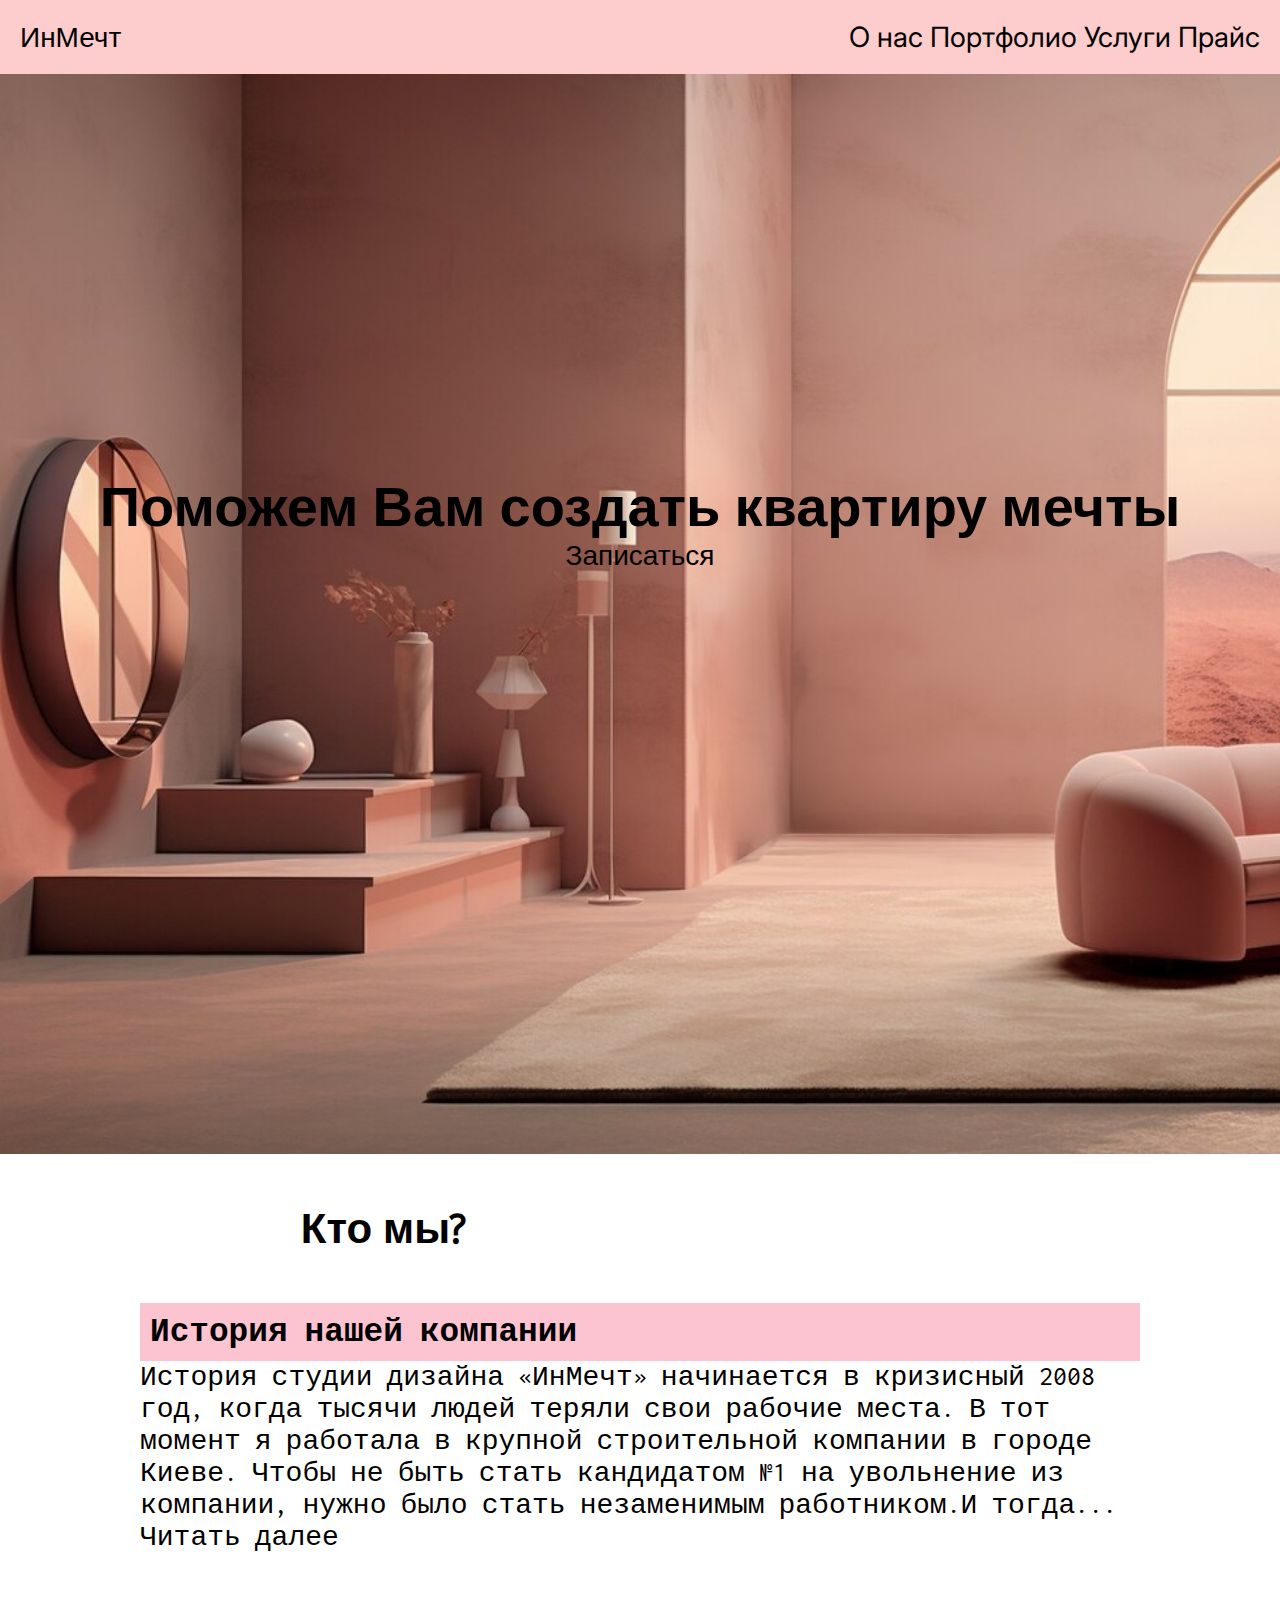
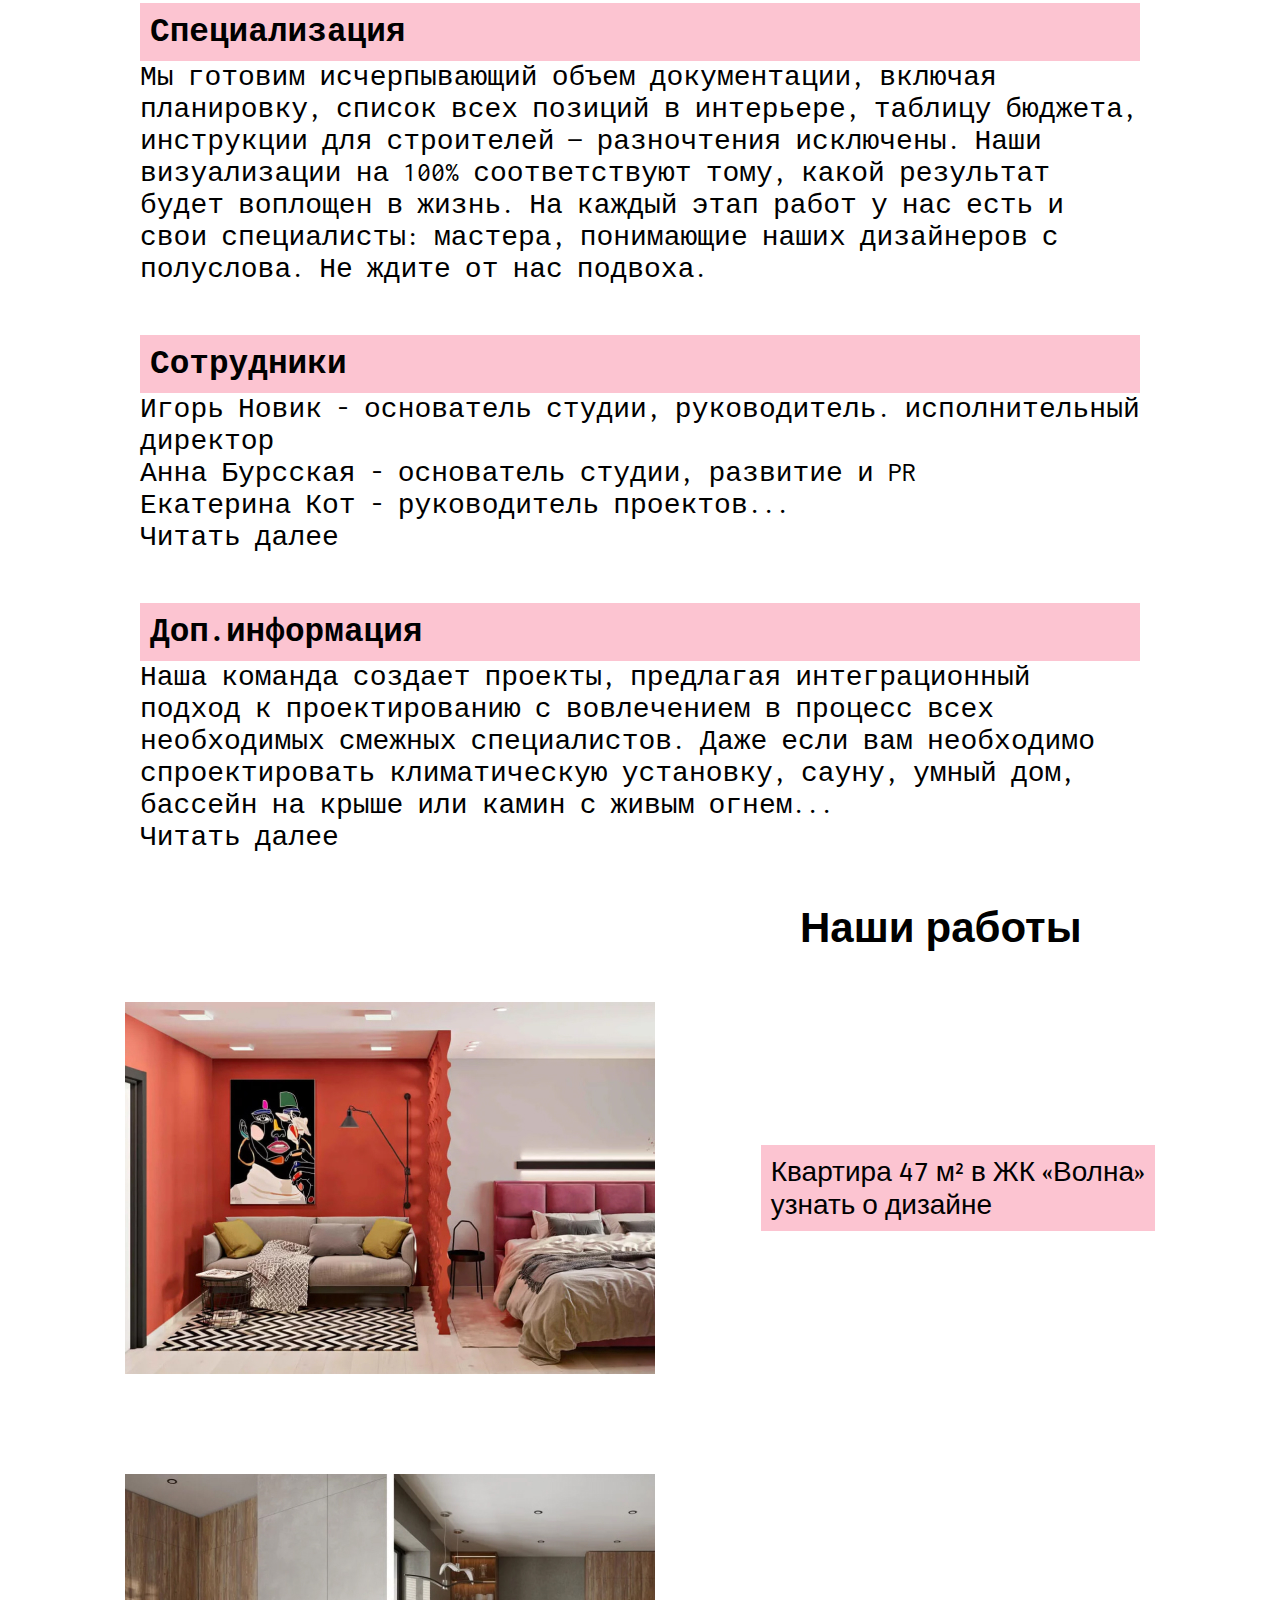
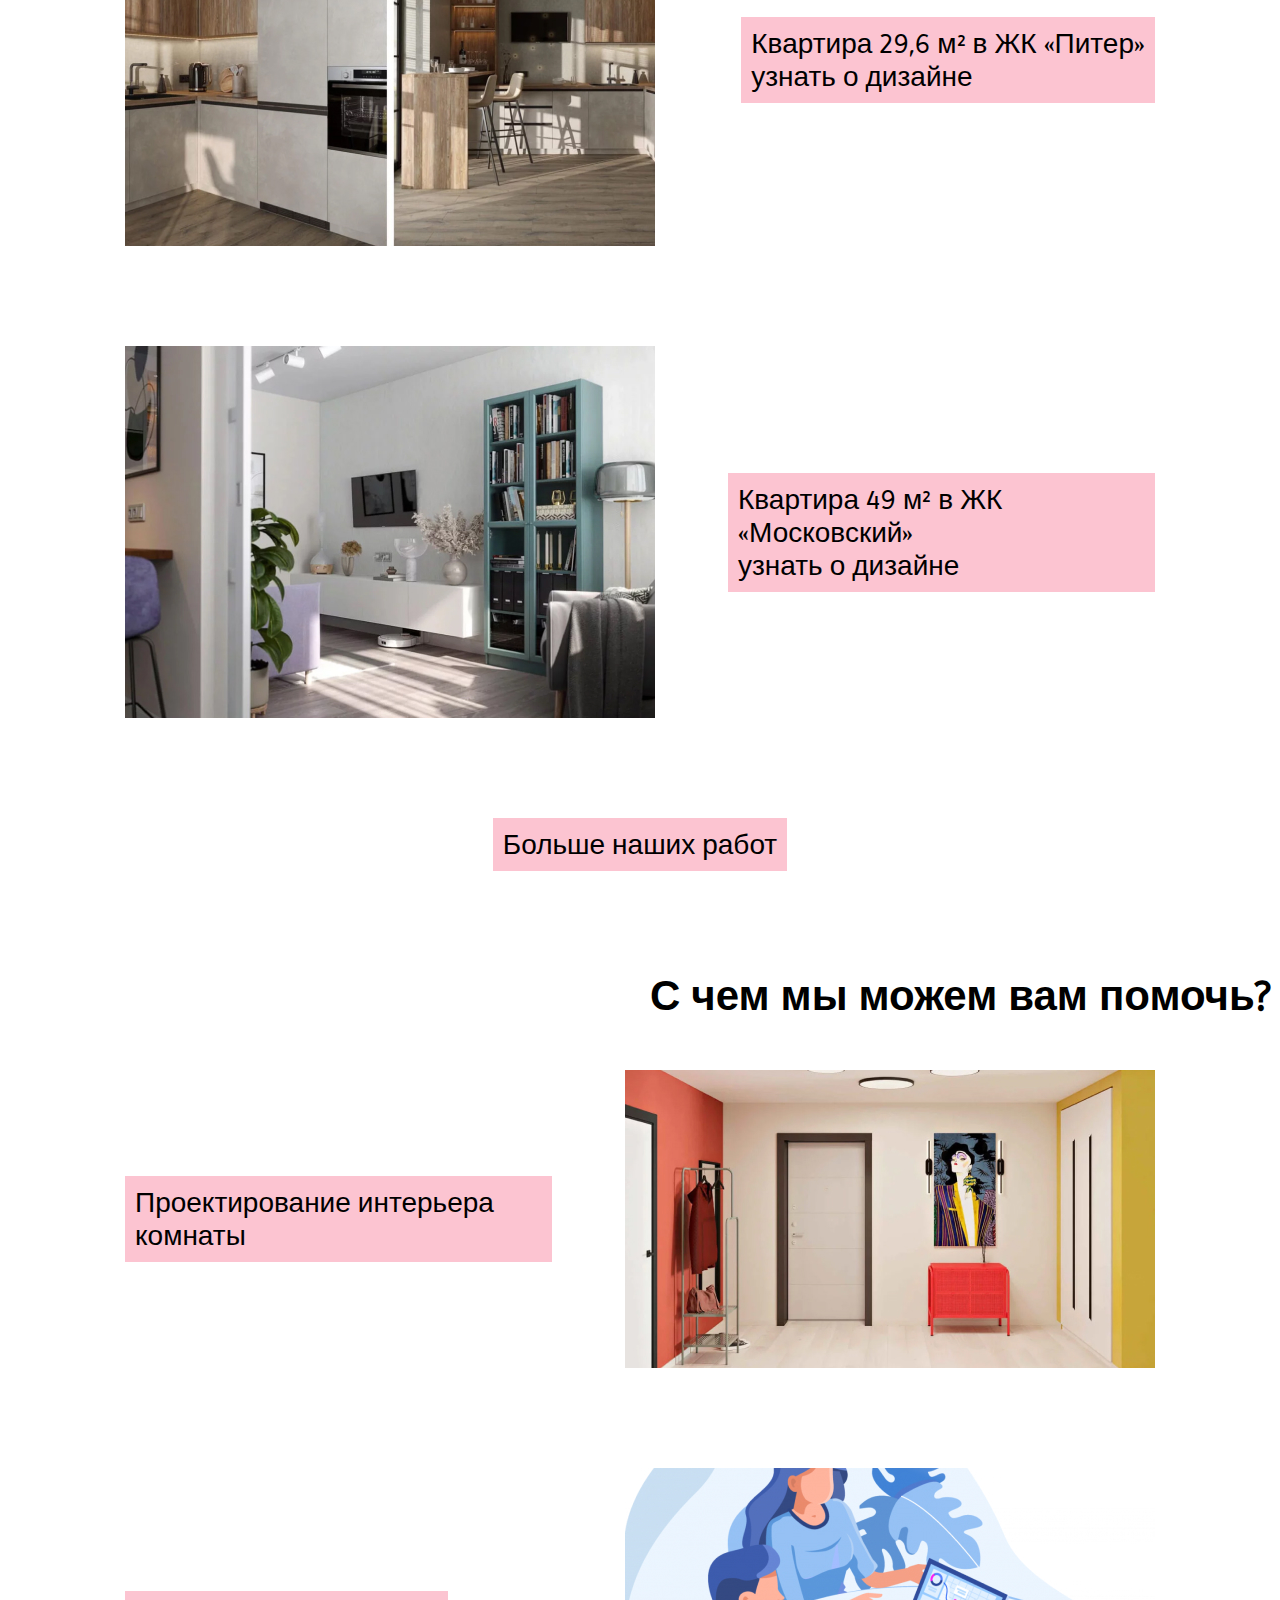
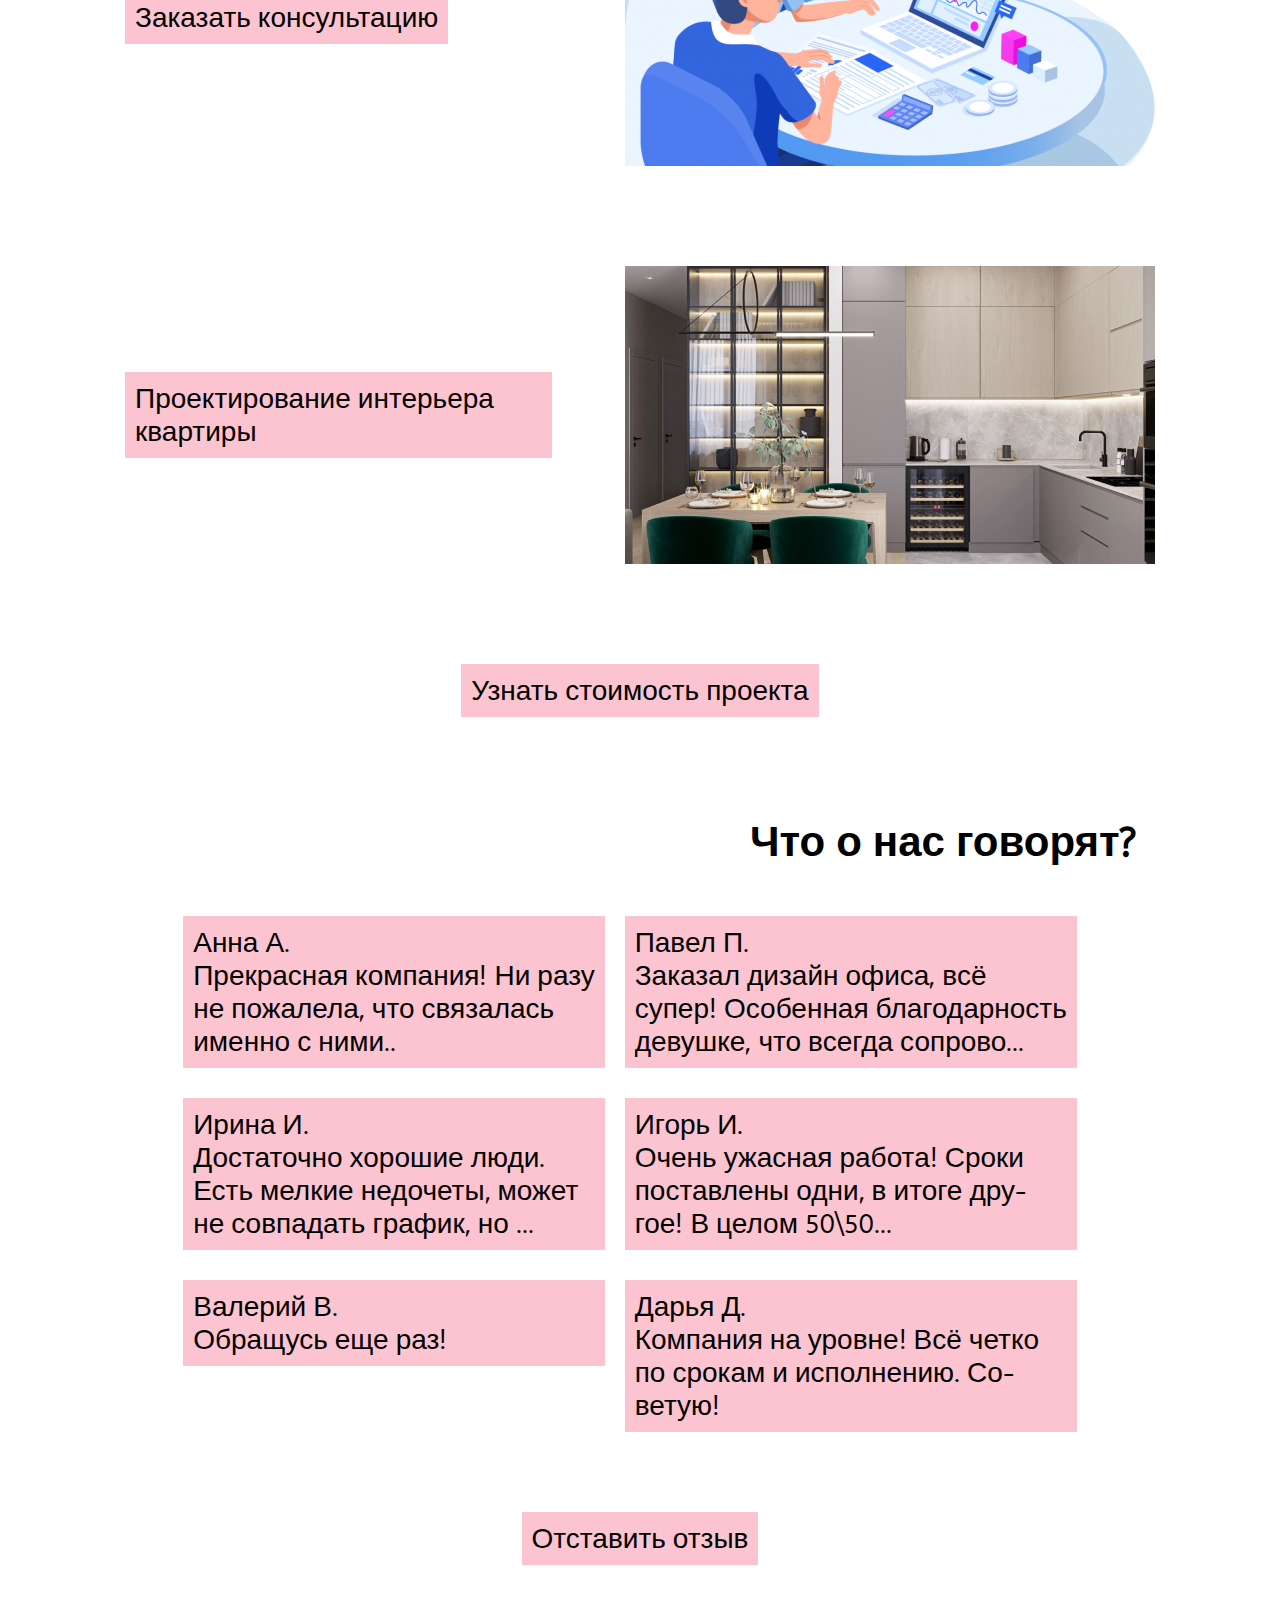
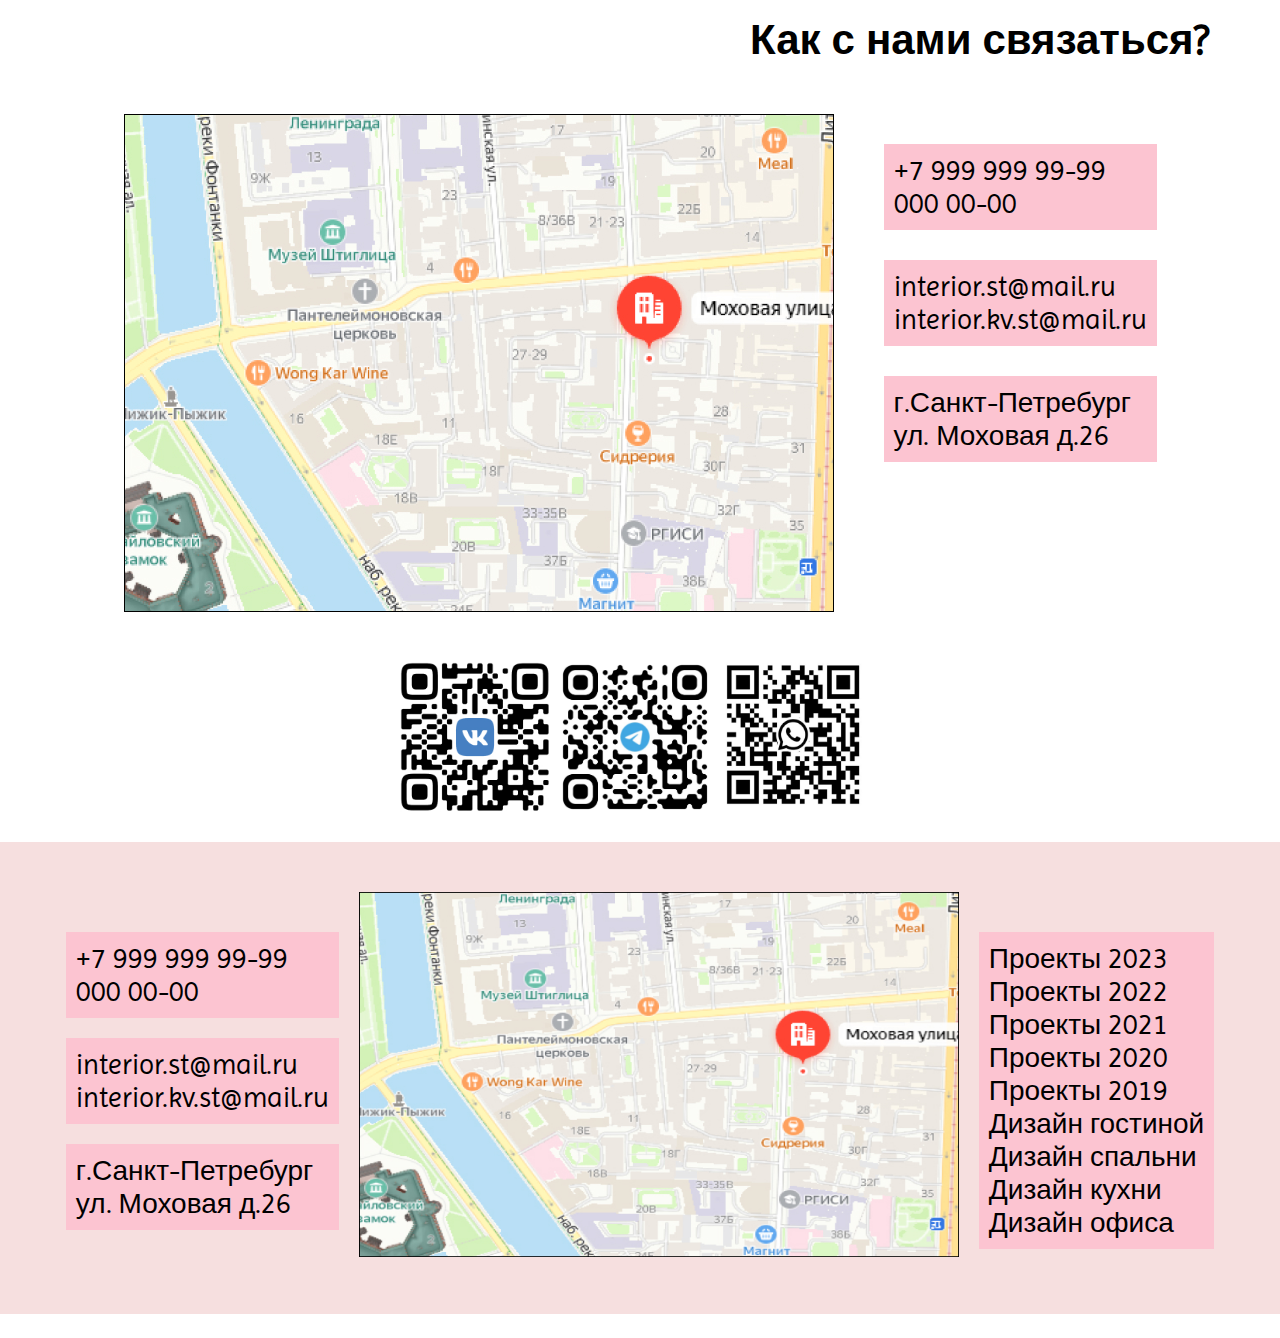
<file: index.html>
<!DOCTYPE html>
<html lang="en">
<head>
    <meta charset="UTF-8">
    <meta name="viewport" content="width=device-width, initial-scale=1.0">
    <link rel="preconnect" href="https://fonts.googleapis.com">
    <link rel="preconnect" href="https://fonts.gstatic.com" crossorigin>
    <link href="https://fonts.googleapis.com/css2?family=Imprima&family=Inconsolata:wght@200..900&family=Inter:wght@100..900&display=swap" rel="stylesheet">
    <link rel="stylesheet" href="./style.css">
    <title>InDream</title>
</head>
<body>
 
    <div class="main">
        <div class="header">
            <a href="index.html" class="logo">
                <p class="logo-link">ИнМечт</p>
            </a>
            <div class="nav">
                <a href="about-we.html" class="nav-link">О нас</a>
                <a href="portfolio.html" class="nav-link">Портфолио</a>
                <a href="yslugi.html" class="nav-link">Услуги</a>
                <a href="money.html" class="nav-link">Прайс</a>
            </div>
        </div>

        <div class="banner">
            <div class="banner-top">
                <h1>Поможем Вам создать квартиру мечты</h1>
                <a href="yslugi.html" class="nav-bgr">Записаться</a>
            </div>
        </div>
    </div>

    <div class="text-start">
        <div class="Who-we">
             <h2>Кто мы?</h2>
    
             <div class="who-we-item">
                 <h3>История нашей компании</h3>
                 
                 <p>
                    История студии дизайна «ИнМечт» начинается в кризисный 2008 год, 
                    когда тысячи людей теряли свои рабочие места. В тот момент я 
                    работала в крупной строительной компании в городе Киеве. Чтобы не 
                    быть стать кандидатом №1 на увольнение из компании, нужно было стать 
                    незаменимым работником.И тогда... 
                 </p>
                   
                   <a href="about-we.html" class="nav-link-next">Читать далее</a>
                 
             </div>
    
             <div class="who-we-item">
                  <h3>Специализация</h3>

                  <p>
                      Мы готовим исчерпывающий объем документации, включая планировку, 
                      список всех позиций в интерьере, таблицу бюджета, инструкции для 
                      строителей — разночтения исключены. Наши визуализации на 100% 
                      соответствуют тому, какой результат будет воплощен в жизнь. 
                      На каждый этап работ у нас есть и свои специалисты: мастера, 
                      понимающие наших дизайнеров с полуслова. 
                      Не ждите  от нас подвоха. 
                  </p>
                  
                  
             </div>

             <div class="who-we-item">
                  <h3>Сотрудники</h3>
                  <p>
                    Игорь Новик - основатель студии, руководитель. исполнительный директор <br>
                    Анна Бурсская - основатель студии, развитие и PR <br>
                    Екатерина Кот - руководитель проектов... <br>

                  </p>
                  
                  <a href="about-we.html" class="nav-link-next">Читать далее</a>                                                         
                  
             </div>
       
             <div class="who-we-item">
                  <h3>Доп.информация</h3>
                  <p>
                        Наша команда создает проекты, предлагая интеграционный подход к 
                    проектированию с вовлечением в процесс всех необходимых смежных 
                    специалистов. Даже если вам необходимо спроектировать климатическую 
                    установку, сауну, умный дом, бассейн на крыше или камин с живым огнем... 
                  </p>
                  
                  <a href="about-we.html" class="nav-link-next">Читать далее</a>                                                       
                 
             </div>
        </div>

        <div class="Our-works">
            <h2>Наши работы</h2>

            <div class="cards">
                <div class="card">
                    <img src="./img/r1.jpg" alt="">
                    <p>
                        Квартира 47 м² в ЖК «Волна» <br>
                        узнать о дизайне <br>
                    </p>
                </div>
                
                <div class="card">
                    <img src="./img/r2.jpg" alt="">
                    <p>
                        Квартира 29,6 м² в ЖК «Питер» <br>
                        узнать о дизайне <br>
                    </p>
                </div>
                
                <div class="card">
                    <img src="./img/r3.jpg" alt="">
                    <p>
                        Квартира 49 м² в ЖК «Московский» <br>
                        узнать о дизайне <br>
                    </p>
                </div>

                <a href="portfolio.html" class="nav-base">Больше наших работ</a> 
            </div>

        </div>

        <div class="services">
            <h2>С чем мы можем вам помочь?</h2>

            <div class="cards">
                <div class="card">
                    <p>
                        Проектирование интерьера комнаты
                    </p>
                    <img src="./img/h1.jpg" alt="">
                </div>

                <div class="card">
                    <p>
                        Заказать консультацию
                      </p>
                       <img src="./img/h2.jpg" alt="">

                </div>
                

               <div class="card">
                <p>
                    Проектирование интерьера квартиры
                  </p>
                  <img src="./img/h3.png" alt="">

                </div>
                
                <a href="money.html" class="nav-base">Узнать стоимость проекта</a> 

             </div>
            </div> 


            <div class="reviews">
                <h2>Что о нас говорят?</h2>
    
                <div class="cards-comment">
                    <div class="column">
                           <p>
                            Анна А. <br>
                            Прекрасная компания! Ни разу <br>
                            не пожалела, что  связалась<br>
                            именно с ними.. <br>
                           </p>
           
                           <p>
                            Ирина И. <br>
                            Достаточно хорошие люди. <br>
                            Есть мелкие недочеты, может <br>
                            не совпадать график, но ... <br>
                           </p>
           
                           <p>
                            Валерий В. <br>
                            Обращусь еще раз! <br>
                           </p>
                    </div>
                    <div class="column">
                        <p> 
                            Павел П. <br>
                            Заказал дизайн офиса, всё <br>
                            супер! Особенная благодарность <br> 
                            девушке, что всегда сопрово... <br>
                           </p>
           
                           <p>
                            Игорь И. <br>
                            Очень ужасная работа! Сроки <br>
                            поставлены одни, в итоге дру- <br>
                            гое! В целом 50\50... <br>
                           </p>
           
                           <p> 
                            Дарья Д.  <br>
                            Компания на уровне! Всё четко <br>
                            по срокам и исполнению. Со- <br>
                            ветую! <br>
                           </p>      
                    </div>
                </div>
                <div class="nave-base-o">
                    <a href="" class="nav-base">Отставить отзыв</a> 
                </div>
    
              
            </div>
             
            <div class="map">
                <h2>Как с нами связаться?</h2>
    
                <div class="map-container">
                    <img src="./img/karta.jpg" alt="">
                    <div class="map-cards">
                        <p> 
                         +7 999 999 99-99 <br>
                         000 00-00 <br>
                        </p>
                         
                        <p>
                         interior.st@mail.ru <br>
                         interior.kv.st@mail.ru <br>
                        </p>
        
                        <p>
                         г.Санкт-Петребург <br>
                         ул. Моховая д.26  <br>
                        </p>
                    
                    </div>
                </div>
                
    
                <div class="qrs">
                    <img src="./img/qr1.jpg" alt="">
                    <img src="./img/QR.jpg" alt="">
                    <img src="./img/qr3.jpg" alt="">
                </div>
            </div>
    
            <div class="basement">
                <div class="cards-a">
                    <div class="column">
                        <p> 
                            +7 999 999 99-99 <br>
                            000 00-00 <br>
                       </p>
                            
                        <p>
                            interior.st@mail.ru <br>
                            interior.kv.st@mail.ru <br>
                        </p>
           
                        <p>
                            г.Санкт-Петребург <br>
                            ул. Моховая д.26  <br>
                         </p>
                    </div>

                    <div class="karta">
                        <img src="./img/karta.jpg" alt=""> 
                    </div>

                    <div class="column">
                        <p> 
                            Проекты 2023 <br>
                            Проекты 2022 <br>
                            Проекты 2021 <br>
                            Проекты 2020 <br>
                            Проекты 2019 <br>
                            Дизайн гостиной <br>
                            Дизайн спальни <br>
                            Дизайн кухни <br>
                            Дизайн офиса <br>
                        </p>

                    </div>
                
                    
                              
                </div>
    
            </div>
    
        </div>
    </body>
    </html>
</file>
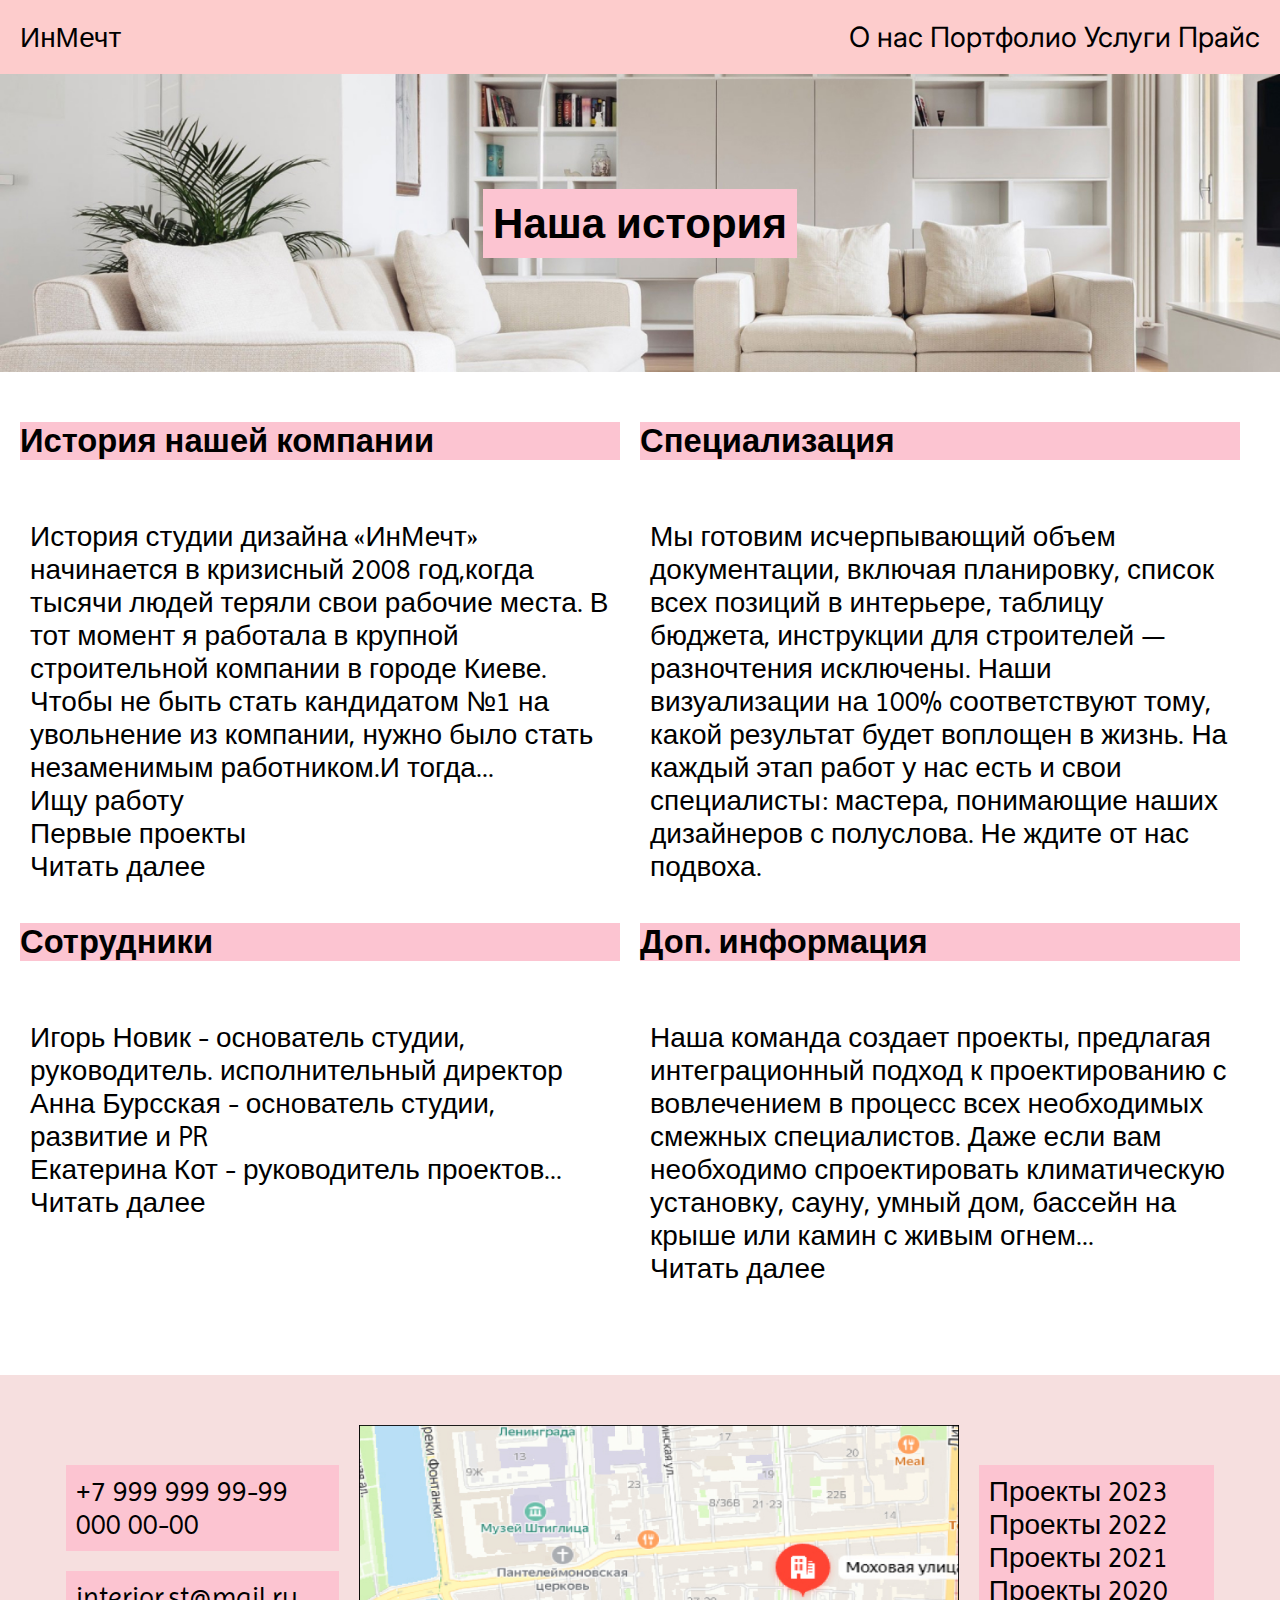
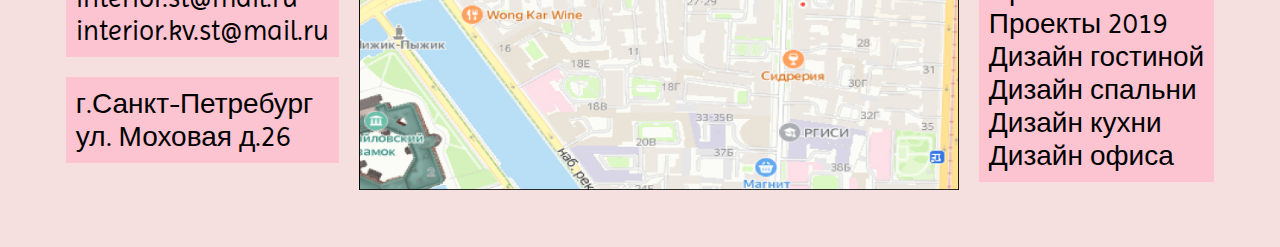
<file: about-we.html>
<!DOCTYPE html>
<html lang="ru">
<head>
    <meta charset="UTF-8">
    <meta name="viewport" content="width=device-width, initial-scale=1.0">
    <link rel="preconnect" href="https://fonts.googleapis.com">
    <link rel="preconnect" href="https://fonts.gstatic.com" crossorigin>
    <link href="https://fonts.googleapis.com/css2?family=Imprima&family=Inconsolata:wght@200..900&family=Inter:wght@100..900&display=swap" rel="stylesheet">
    <link rel="stylesheet" href="./style.css">
    <title>О нас</title>
</head>
<body>
    <div class="main">
        <div class="header">
            <a href="index.html" class="logo">
                <p class="logo-link">ИнМечт</p>
            </a>
            <div class="nav">
                <a href="about-we.html" class="nav-link">О нас</a>
                <a href="portfolio.html" class="nav-link">Портфолио</a>
                <a href="yslugi.html" class="nav-link">Услуги</a>
                <a href="money.html" class="nav-link">Прайс</a>
            </div>
        </div>
    </div>



    <div class="img-liner">
        <div class="img-liner-name">
            <h2>Наша история</h2>
        </div>
    </div>

    <div class="cards-about">
        <div class="column-about">
            <h3>История нашей компании</h3>
            <p>
                История студии дизайна «ИнМечт» начинается в кризисный 2008 год,когда тысячи людей теряли свои рабочие места. 
                В тот момент я работала в крупной строительной компании в городе Киеве. Чтобы не быть стать кандидатом №1 на 
                увольнение из компании, нужно было стать незаменимым работником.И тогда... <br>
                Ищу работу <br>
                Первые проекты <br>
                <a href="about-we.html" class="nav-link-new">Читать далее</a> 
            </p>

            

            <h3>Сотрудники</h3>
            <p>
                Игорь Новик - основатель студии, руководитель. исполнительный директор <br>
                Анна Бурсская - основатель студии, развитие и PR <br>
                Екатерина Кот - руководитель проектов... <br>
                <a href="about-we.html" class="nav-link-new">Читать далее</a> 
            </p>

            
        </div>

        <div class="column-about">
            <h3>Специализация</h3>
                <p> 
                Мы готовим исчерпывающий объем документации, включая планировку, 
                список всех позиций в интерьере, таблицу бюджета, инструкции для 
                строителей — разночтения исключены. Наши визуализации на 100% 
                соответствуют тому, какой результат будет воплощен в жизнь.
                На каждый этап работ у нас есть и свои специалисты: мастера, 
                понимающие наших дизайнеров с полуслова. Не ждите от нас подвоха.
           
               </p>

            <h3>Доп. информация</h3>
               <p>
                Наша команда создает проекты, предлагая интеграционный подход к 
                проектированию с вовлечением в процесс всех необходимых смежных 
                специалистов. Даже если вам необходимо спроектировать климатическую 
                установку, сауну, умный дом, бассейн на крыше или камин с живым огнем... <br>
                <a href="about-we.html" class="nav-link-new">Читать далее</a> 
            </p>
               

                 
        </div>
    </div>


    <div class="basement">
        <div class="cards-a">
            <div class="column">
                <p> 
                    +7 999 999 99-99 <br>
                    000 00-00 <br>
                   </p>
                    
                   <p>
                    interior.st@mail.ru <br>
                    interior.kv.st@mail.ru <br>
                   </p>
   
                   <p>
                    г.Санкт-Петребург <br>
                    ул. Моховая д.26  <br>
                   </p>
            </div>
            

            <div class="karta">
                <img src="./img/karta.jpg" alt=""> 
            </div>
            

            <div class="column">
                <p> 
                    Проекты 2023 <br>
                    Проекты 2022 <br>
                    Проекты 2021 <br>
                    Проекты 2020 <br>
                    Проекты 2019 <br>
                    Дизайн гостиной <br>
                    Дизайн спальни <br>
                    Дизайн кухни <br>
                    Дизайн офиса <br>
                </p>

            </div>
                      
        </div>


    
</body>
</html>
</file>
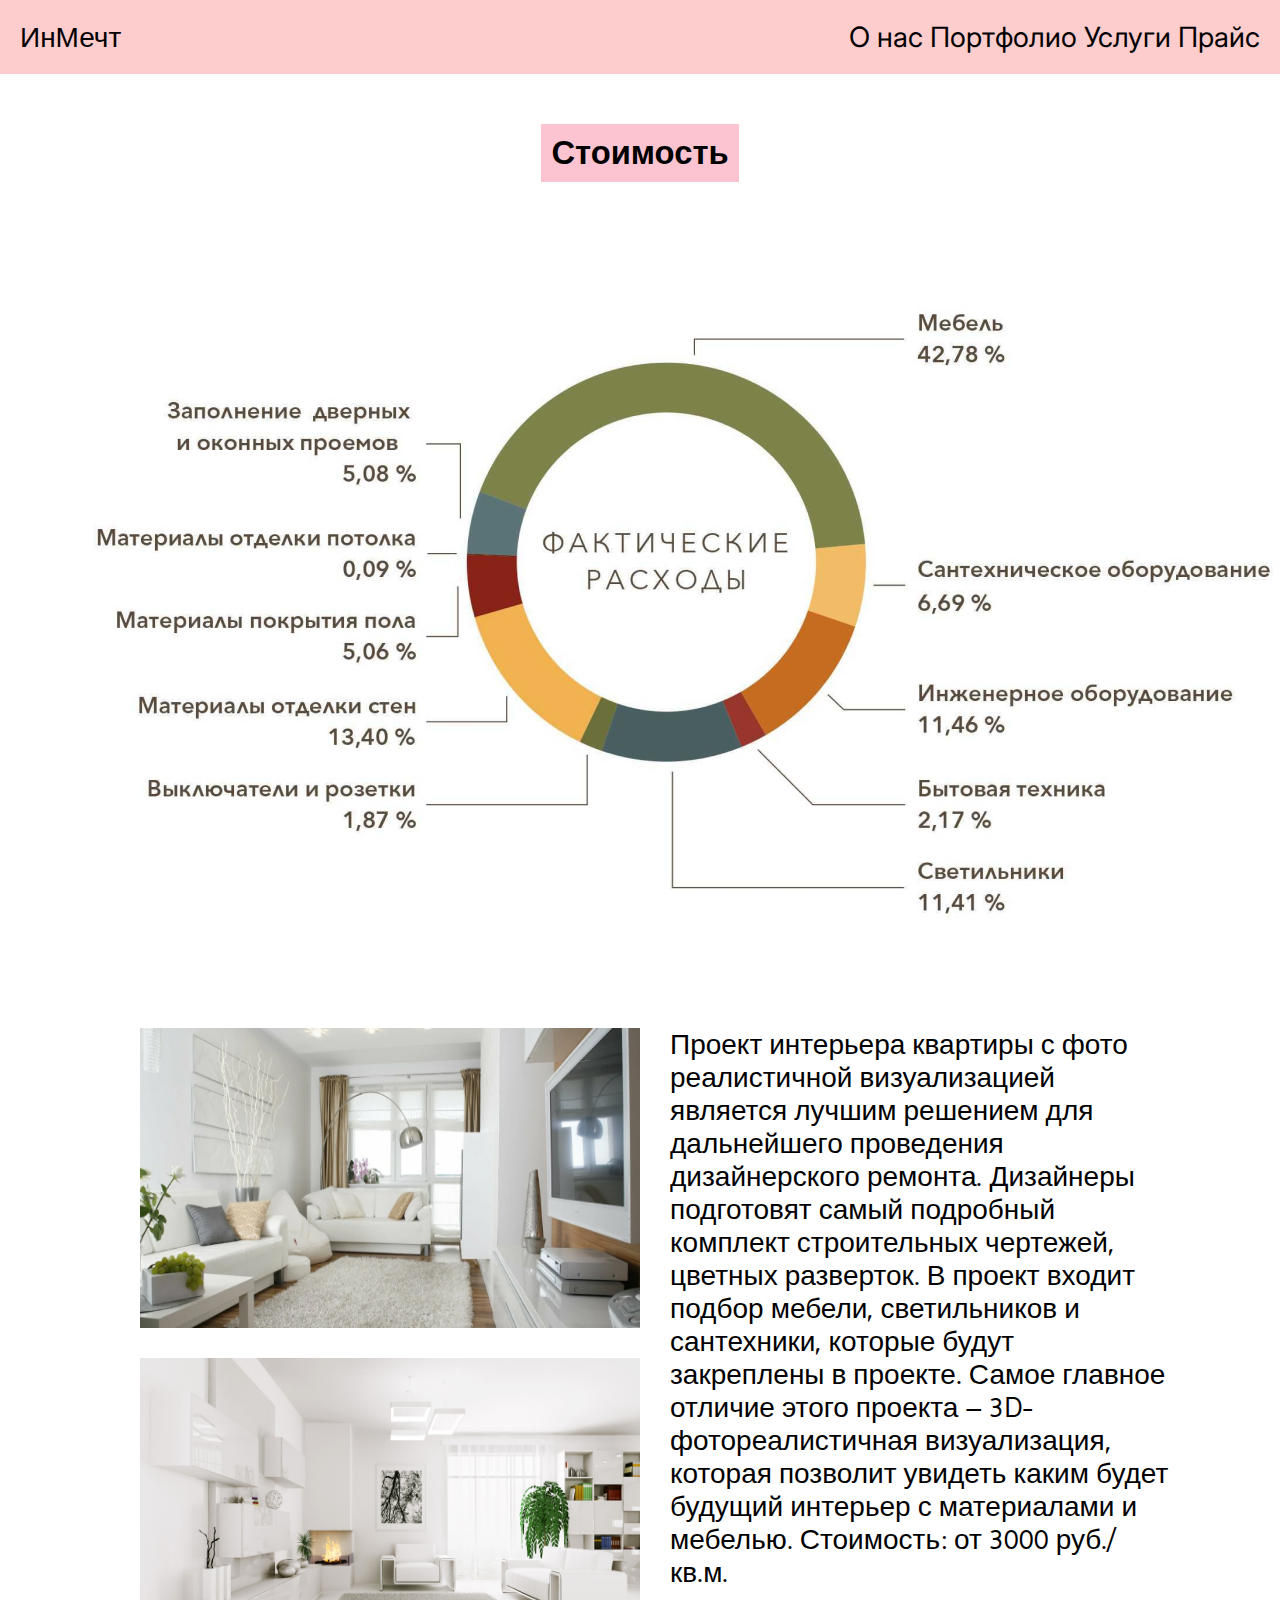
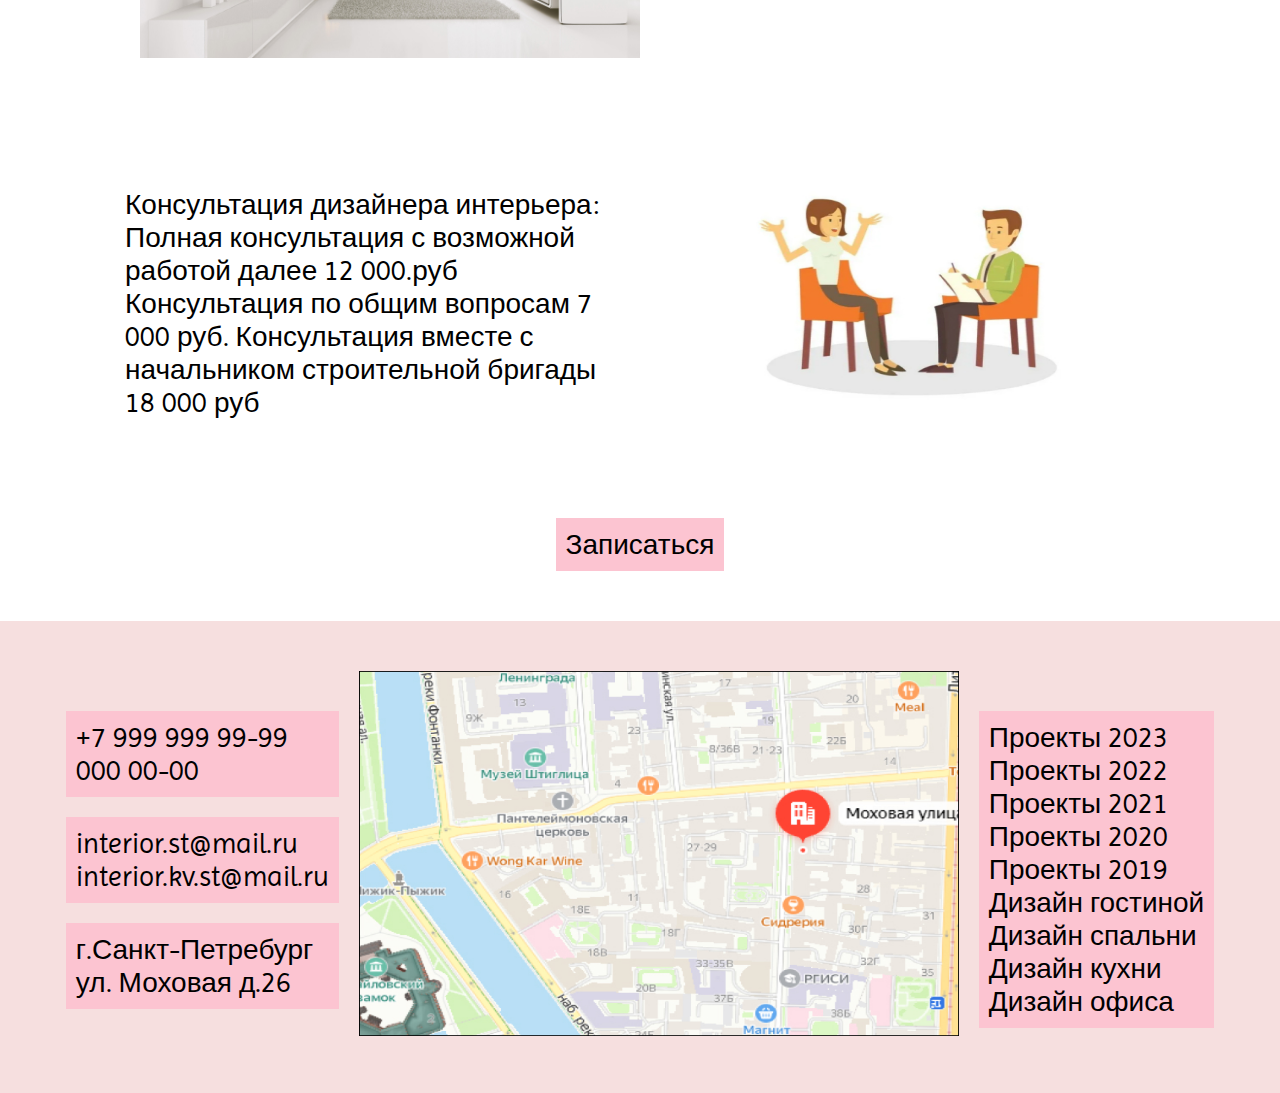
<file: money.html>
<!DOCTYPE html>
<html lang="ru">
<head>
    <meta charset="UTF-8">
    <meta name="viewport" content="width=device-width, initial-scale=1.0">
    <link rel="preconnect" href="https://fonts.googleapis.com">
    <link rel="preconnect" href="https://fonts.gstatic.com" crossorigin>
    <link href="https://fonts.googleapis.com/css2?family=Imprima&family=Inconsolata:wght@200..900&family=Inter:wght@100..900&display=swap" rel="stylesheet">
    <link rel="stylesheet" href="./style.css">
    <title>Цена</title>
</head>


<body>
    <div class="main">
        <div class="header">
            <a href="index.html" class="logo">
                <p class="logo-link">ИнМечт</p>
            </a>
            <div class="nav">
                <a href="about-we.html" class="nav-link">О нас</a>
                <a href="portfolio.html" class="nav-link">Портфолио</a>
                <a href="yslugi.html" class="nav-link">Услуги</a>
                <a href="money.html" class="nav-link">Прайс</a>
        </div>
    
        </div>

    </div>


    <div class="name-u">
        <div class="name-name">
            <h3>Стоимость</h3>
        </div>
        
        
        <div class="name-img">
            <img src="./img/u1.jpg" alt="">
        </div>

        
    </div>

   

    

    <div class="CARDS-E">
        <div class="card-end">
            <div class="card-container">
                <img src="./img/u2.jpg" alt="">
                <img src="./img/u3.jpg" alt="">
            </div>
            
            <p>Проект интерьера квартиры с фото реалистичной визуализацией является лучшим решением для дальнейшего проведения дизайнерского ремонта. Дизайнеры подготовят самый подробный комплект строительных чертежей, цветных разверток. В проект 
                входит подбор мебели, светильников и сантехники, которые будут  закреплены в проекте. Самое главное отличие этого проекта –  3D-фотореалистичная визуализация, которая позволит увидеть каким будет будущий интерьер с материалами и мебелью.
            
                Стоимость: от 3000 руб./кв.м.</p>
        </div>

        <div class="card-end-2">
            <p>Консультация дизайнера интерьера: 

                Полная консультация с возможной работой далее 12 000.руб
                Консультация по общим вопросам    7 000 руб. 
                Консультация вместе с начальником строительной бригады 18 000 руб</p>

                <img src="./img/u4.jpg" alt="">
        </div>
    </div>

    <div class="zapis">
        <a href="" class="nav-zapis">Записаться</a>

    </div>


    <div class="basement">
        <div class="cards-a">
            <div class="column">
                <p> 
                    +7 999 999 99-99 <br>
                    000 00-00 <br>
               </p>
                    
                <p>
                    interior.st@mail.ru <br>
                    interior.kv.st@mail.ru <br>
                </p>
   
                <p>
                    г.Санкт-Петребург <br>
                    ул. Моховая д.26  <br>
                 </p>
            </div>
            

            <div class="karta">
                <img src="./img/karta.jpg" alt=""> 
            </div>
            
            <div class="column">
                <p> 
                    Проекты 2023 <br>
                    Проекты 2022 <br>
                    Проекты 2021 <br>
                    Проекты 2020 <br>
                    Проекты 2019 <br>
                    Дизайн гостиной <br>
                    Дизайн спальни <br>
                    Дизайн кухни <br>
                    Дизайн офиса <br>
                </p>

            </div>
                      
        </div>

    </div>
    
    














   

    
</body>
</html>
</file>
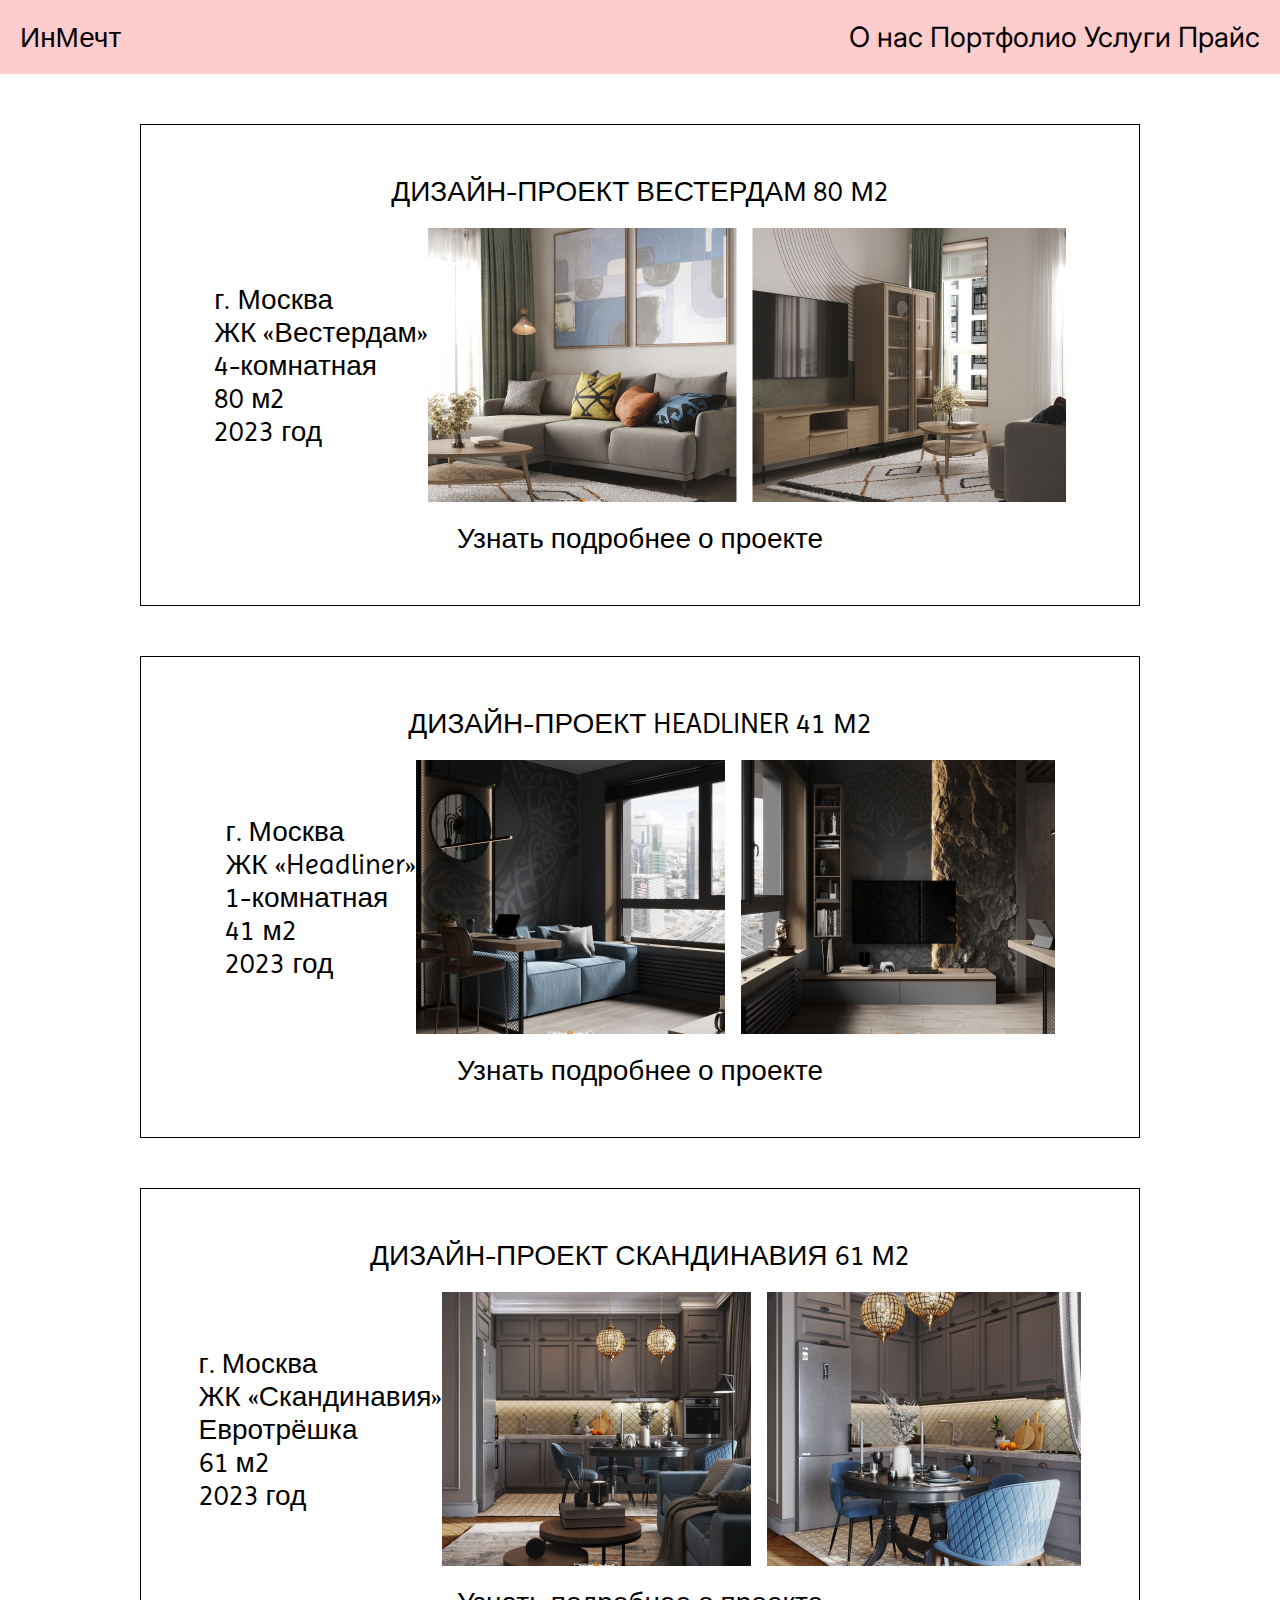
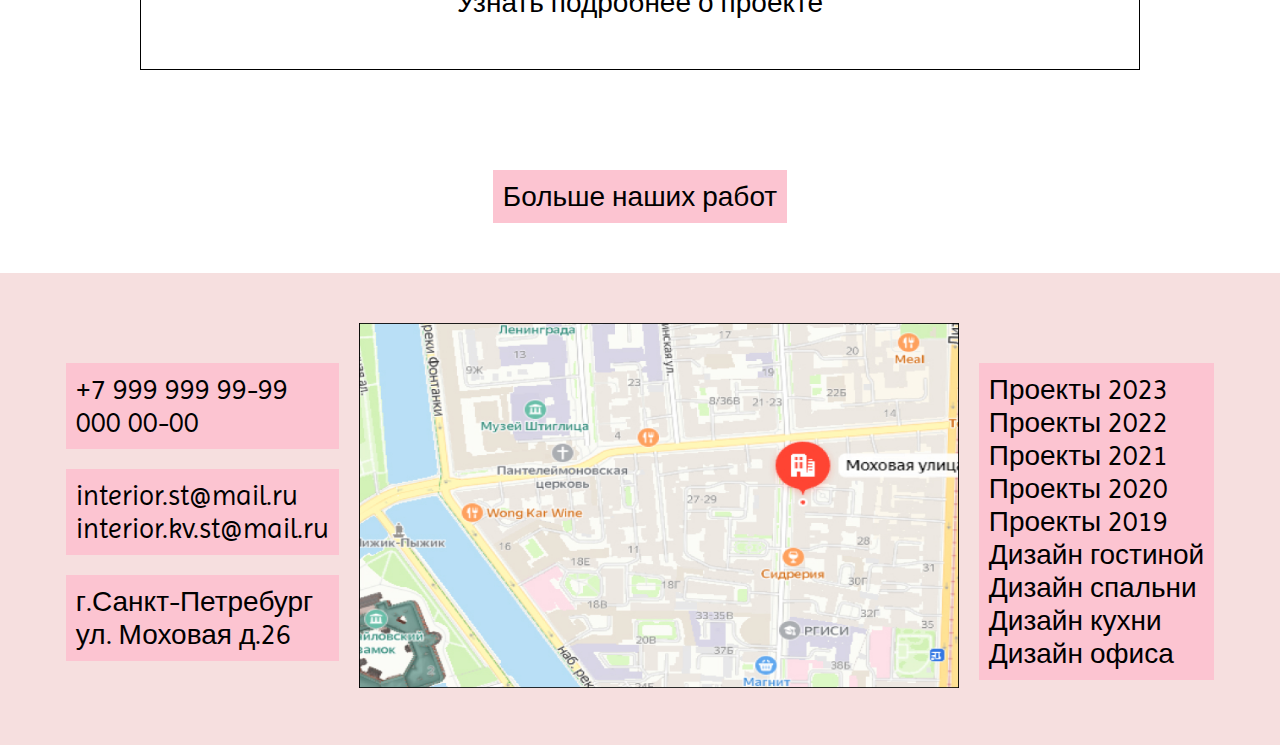
<file: portfolio.html>
<!DOCTYPE html>
<html lang="ru">
<head>
    <meta charset="UTF-8">
    <meta name="viewport" content="width=device-width, initial-scale=1.0">
    <link rel="preconnect" href="https://fonts.googleapis.com">
    <link rel="preconnect" href="https://fonts.gstatic.com" crossorigin>
    <link href="https://fonts.googleapis.com/css2?family=Imprima&family=Inconsolata:wght@200..900&family=Inter:wght@100..900&display=swap" rel="stylesheet">
    <link rel="stylesheet" href="./style.css">
    <title>Портфолио</title>
</head>
<body>
    <div class="main">
        <div class="header">
            <a href="index.html" class="logo">
                <p class="logo-link">ИнМечт</p>
            </a>
            <div class="nav">
                <a href="about-we.html" class="nav-link">О нас</a>
                <a href="portfolio.html" class="nav-link">Портфолио</a>
                <a href="yslugi.html" class="nav-link">Услуги</a>
                <a href="money.html" class="nav-link">Прайс</a>
            </div>
        </div>
    </div>



    <div class="CRD">
        <div class="name">
            <p>ДИЗАЙН-ПРОЕКТ ВЕСТЕРДАМ 80 М2</p>
        </div>
        <div class="frst-pr">
            
            <div class="txt">
                <p>
                    г. Москва <br>
                ЖК «Вестердам» <br>
                4-комнатная <br>
                80 м2 <br>
                2023 год <br>

                </p>
                
                <img src="./img/pr1.jpg" alt="">
            </div>
        </div>
        <a href="" class="nav-link-pr">Узнать подробнее о проекте</a> 
    
    
    </div>

    <div class="CRD">
        <div class="name">
            <p>ДИЗАЙН-ПРОЕКТ HEADLINER 41 М2</p>
           </div>
            <div class="frst-pr">
                
                
                <div class="txt">
                    <p>
                        г. Москва <br>
                    ЖК «Headliner» <br>
                    1-комнатная <br>
                    41 м2 <br>
                    2023 год <br>

                    </p>
                    
                    <img src="./img/pr2.jpg" alt="">
                </div>
            </div>
            <a href="" class="nav-link-pr">Узнать подробнее о проекте</a> 

    </div>
   



   <div class="CRD">
    <div class="name">
        <p>ДИЗАЙН-ПРОЕКТ СКАНДИНАВИЯ 61 М2</p>

    </div>
    <div class="frst-pr">
        
        <div class="txt">
            <p>
                г. Москва <br>
            ЖК «Скандинавия» <br>
            Евротрёшка <br>
            61 м2 <br>
            2023 год <br>

            </p>
            
            <img src="./img/pr3.jpg" alt="">
        </div>
    </div>
    <a href="" class="nav-link-pr">Узнать подробнее о проекте</a> 

    
   
   </div>
   <div class="ssilka">
    <a href="" class="nav-pr">Больше наших работ</a> 
</div>


















    <div class="basement">
        <div class="cards-a">
            <div class="column">
                <p> 
                    +7 999 999 99-99 <br>
                    000 00-00 <br>
                   </p>
                    
                   <p>
                    interior.st@mail.ru <br>
                    interior.kv.st@mail.ru <br>
                   </p>
   
                   <p>
                    г.Санкт-Петребург <br>
                    ул. Моховая д.26  <br>
                   </p>
            </div>
            

            <div class="karta">
                <img src="./img/karta.jpg" alt=""> 
            </div>
            

            <div class="column">
                <p> 
                    Проекты 2023 <br>
                    Проекты 2022 <br>
                    Проекты 2021 <br>
                    Проекты 2020 <br>
                    Проекты 2019 <br>
                    Дизайн гостиной <br>
                    Дизайн спальни <br>
                    Дизайн кухни <br>
                    Дизайн офиса <br>
                </p>

            </div>
                      
        </div>
    
</body>
</html>
</file>
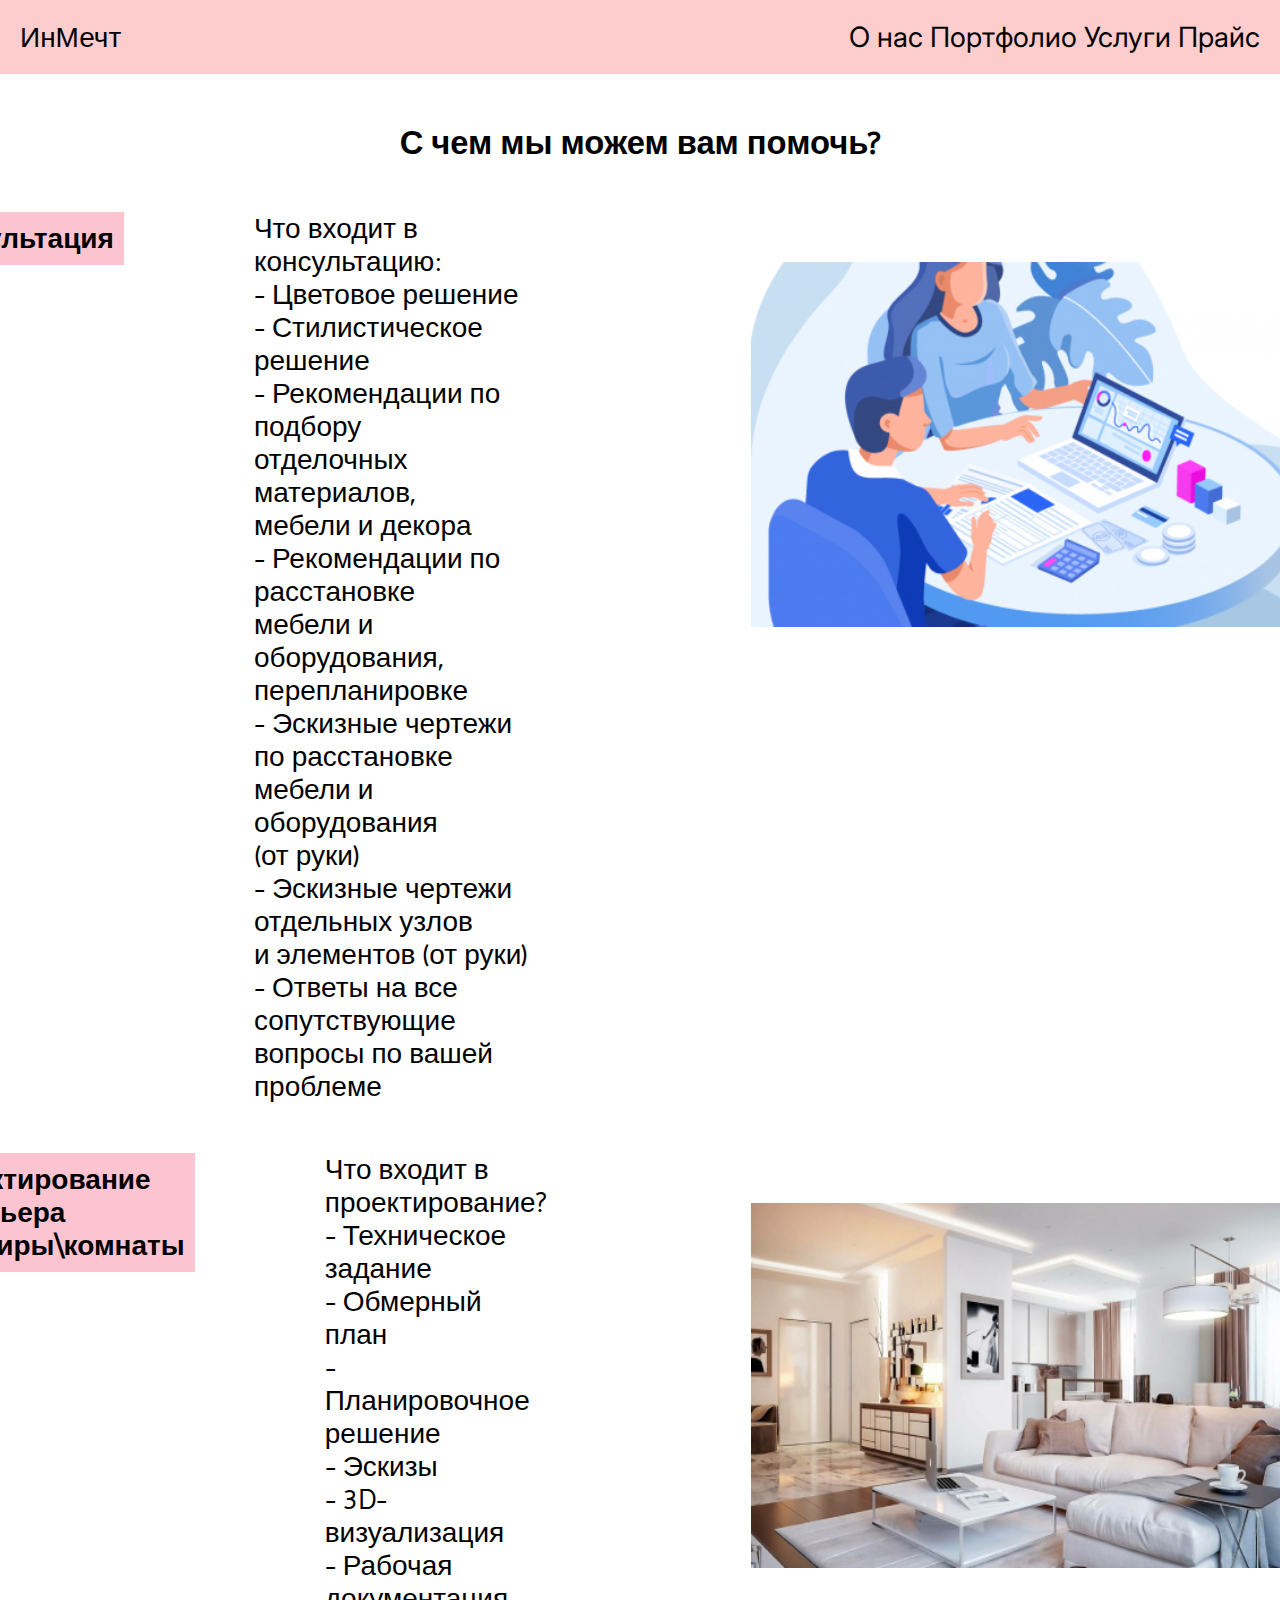
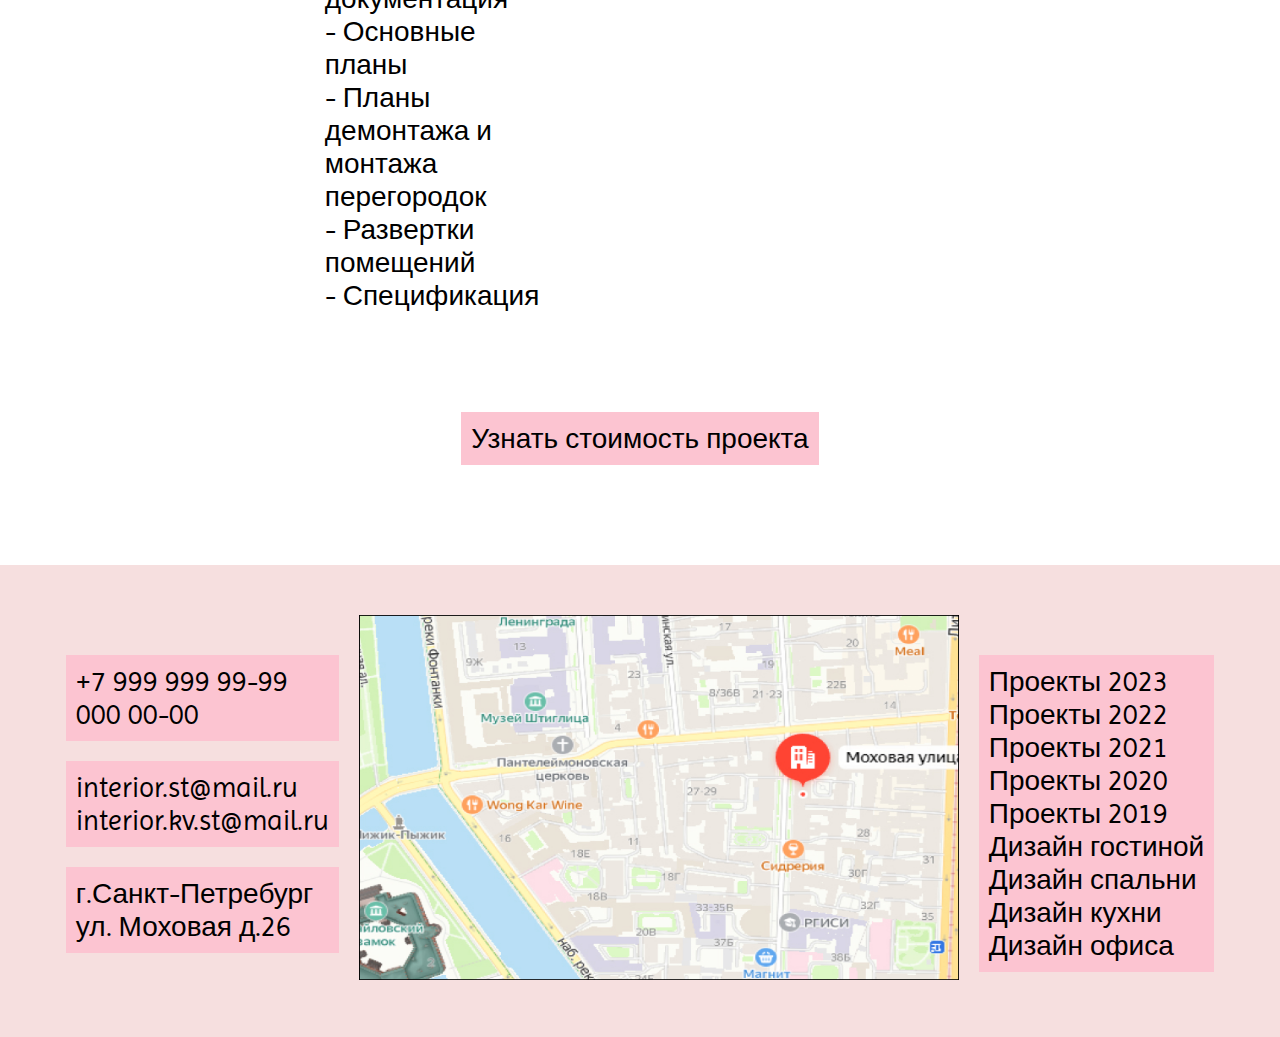
<file: yslugi.html>
<!DOCTYPE html>
<html lang="ru">
<head>
    <meta charset="UTF-8">
    <meta name="viewport" content="width=device-width, initial-scale=1.0">
    <link rel="preconnect" href="https://fonts.googleapis.com">
    <link rel="preconnect" href="https://fonts.gstatic.com" crossorigin>
    <link href="https://fonts.googleapis.com/css2?family=Imprima&family=Inconsolata:wght@200..900&family=Inter:wght@100..900&display=swap" rel="stylesheet">
    <link rel="stylesheet" href="./style.css">
    <title>Услуги</title>
</head>
<body>
    <div class="main">
        <div class="header">
            <a href="index.html" class="logo">
                <p class="logo-link">ИнМечт</p>
            </a>
            <div class="nav">
                <a href="about-we.html" class="nav-link">О нас</a>
                <a href="portfolio.html" class="nav-link">Портфолио</a>
                <a href="yslugi.html" class="nav-link">Услуги</a>
                <a href="money.html" class="nav-link">Прайс</a>
            </div>
        </div>
    </div>

<div class="yl">
    <h3>С чем мы можем вам помочь?</h3>
</div>

    <div class="CRDT">
        

        <div class="card-yslugi">

            

            <div class="yscl">
                <h4>Консультация</h4>

                <p>Что входит в консультацию: <br>
                    - Цветовое решение <br>
                    - Стилистическое решение <br>
                    - Рекомендации по подбору<br>
                     отделочных материалов,<br>
                      мебели и декора <br>
                    - Рекомендации по расстановке<br>
                     мебели и оборудования, <br> 
                      перепланировке <br>
                    - Эскизные чертежи по расстановке<br>
                     мебели и оборудования <br>
                     (от руки) <br>
                    - Эскизные чертежи отдельных узлов<br>
                     и элементов (от руки) <br>
                    - Ответы на все сопутствующие<br>
                     вопросы по вашей проблеме <br>
                </p>
                <div class="img-y">
                    <img src="./img/h2.jpg" alt="">
                </div>
    
                
    
            </div>

            <div class="yscl">
                <h4>Проектирование <br>
                    интерьера<br>
                    квартиры\комнаты</h4>
    
               <p>Что входит в проектирование? <br>
    
                - Техническое задание <br>
                - Обмерный план <br>
                - Планировочное решение <br>
                - Эскизы <br>
                - 3D-визуализация <br>
                - Рабочая документация <br>
                - Основные планы <br>
                - Планы демонтажа и монтажа перегородок <br>
                - Развертки помещений <br>
                - Спецификация <br>
               </p>

               <div class="img-y">
                <img src="./img/ys.jpg" alt="">
                </div>

            </div>

            <div class="nav-pr-2">
                <a href="./money.html" class="nav-pr">Узнать стоимость проекта</a> 
                
            </div>
          
            

        </div>





    </div>





















    <div class="basement">
        <div class="cards-a">
            <div class="column">
                <p> 
                    +7 999 999 99-99 <br>
                    000 00-00 <br>
                   </p>
                    
                   <p>
                    interior.st@mail.ru <br>
                    interior.kv.st@mail.ru <br>
                   </p>
   
                   <p>
                    г.Санкт-Петребург <br>
                    ул. Моховая д.26  <br>
                   </p>
            </div>
            

            <div class="karta">
                <img src="./img/karta.jpg" alt=""> 
            </div>
            

            <div class="column">
                <p> 
                    Проекты 2023 <br>
                    Проекты 2022 <br>
                    Проекты 2021 <br>
                    Проекты 2020 <br>
                    Проекты 2019 <br>
                    Дизайн гостиной <br>
                    Дизайн спальни <br>
                    Дизайн кухни <br>
                    Дизайн офиса <br>
                </p>

            </div>
                      
        </div>



    
</body>
</html>
</file>
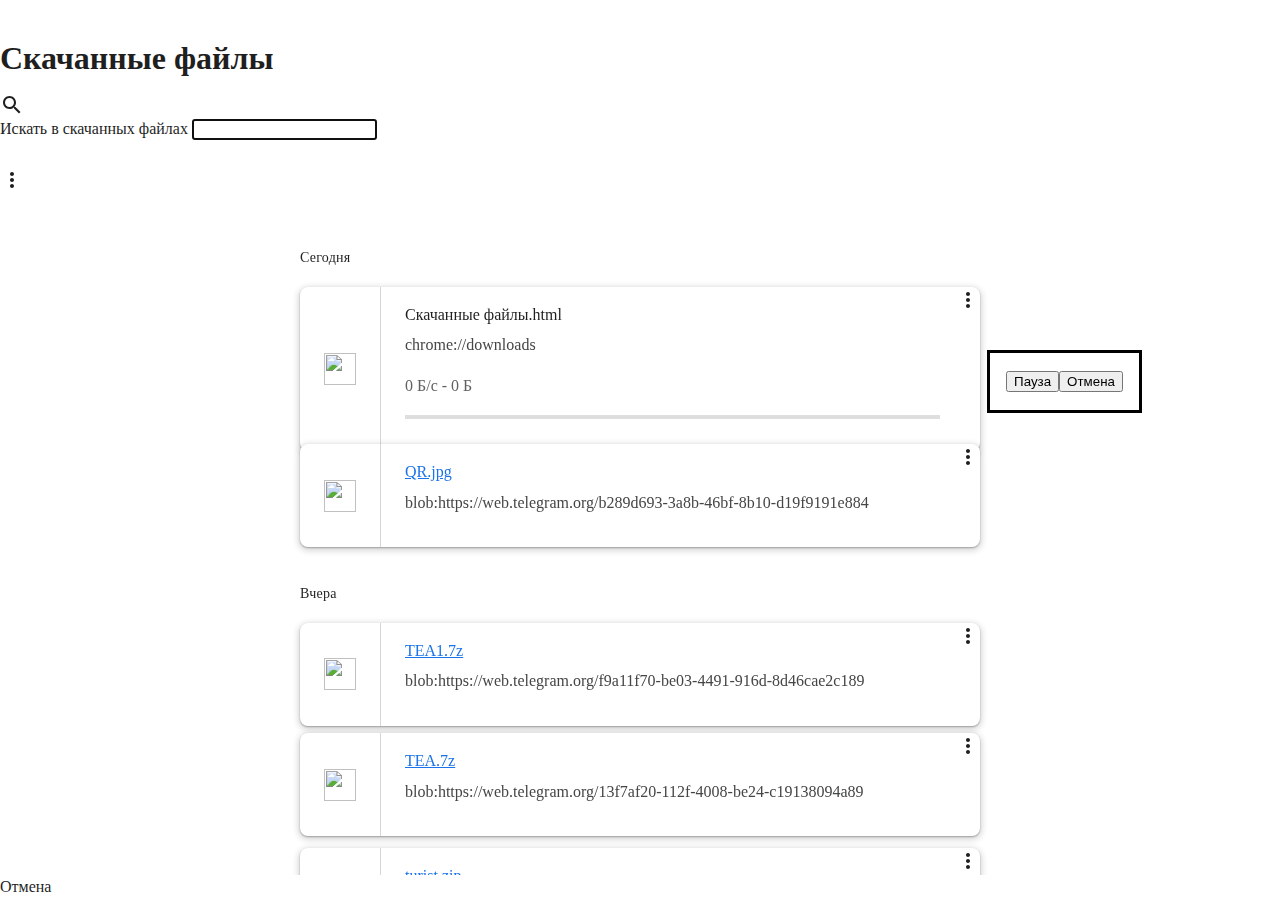
<file: img/Скачанные файлы.html>
<!DOCTYPE html>
<!-- saved from url=(0019)chrome://downloads/ -->
<html dir="ltr" lang="ru" class="" chrome-refresh-2023=""><head><meta http-equiv="Content-Type" content="text/html; charset=UTF-8">
  
  <meta name="color-scheme" content="light dark">
  <!--<base href="chrome://downloads">--><base href=".">
  <title>Скачанные файлы</title>
  <link rel="stylesheet" href="chrome://resources/css/md_colors.css">
  <style>
    html {
      /* Remove 300ms delay for 'click' event, when using touch interface. */
      touch-action: manipulation;
    }

    @media (prefers-color-scheme: dark) {
      html {
        background: var(--md-background-color);
      }
    }

    html.loading::before {
      background-color: var(--md-toolbar-color);
      border-bottom: var(--md-toolbar-border);
      box-sizing: border-box;
      content: '';
      display: block;
      height: var(--md-toolbar-height);
    }

    html:not(.loading),
    body {
      height: 100%;
    }

    body {
      display: flex;
      margin: 0;
    }
  </style>

<custom-style>
  <style is="custom-style">
    html {

      /* Material Design color palette for Google products */

      --google-red-100-rgb: 244, 199, 195;  /* #f4c7c3 */
      --google-red-100: rgb(var(--google-red-100-rgb));
      --google-red-300-rgb: 230, 124, 115;  /* #e67c73 */
      --google-red-300: rgb(var(--google-red-300-rgb));
      --google-red-500-rgb: 219, 68, 55;  /* #db4437 */
      --google-red-500: rgb(var(--google-red-500-rgb));
      --google-red-700-rgb: 197, 57, 41;  /* #c53929 */
      --google-red-700: rgb(var(--google-red-700-rgb));

      --google-blue-100-rgb: 198, 218, 252;  /* #c6dafc */
      --google-blue-100: rgb(var(--google-blue-100-rgb));
      --google-blue-300-rgb: 123, 170, 247;  /* #7baaf7 */
      --google-blue-300: rgb(var(--google-blue-300-rgb));
      --google-blue-500-rgb: 66, 133, 244;  /* #4285f4 */
      --google-blue-500: rgb(var(--google-blue-500-rgb));
      --google-blue-700-rgb: 51, 103, 214;  /* #3367d6 */
      --google-blue-700: rgb(var(--google-blue-700-rgb));

      --google-green-100-rgb: 183, 225, 205;  /* #b7e1cd */
      --google-green-100: rgb(var(--google-green-100-rgb));
      --google-green-300-rgb: 87, 187, 138;  /* #57bb8a */
      --google-green-300: rgb(var(--google-green-300-rgb));
      --google-green-500-rgb: 15, 157, 88;  /* #0f9d58 */
      --google-green-500: rgb(var(--google-green-500-rgb));
      --google-green-700-rgb: 11, 128, 67;  /* #0b8043 */
      --google-green-700: rgb(var(--google-green-700-rgb));

      --google-yellow-100-rgb: 252, 232, 178;  /* #fce8b2 */
      --google-yellow-100: rgb(var(--google-yellow-100-rgb));
      --google-yellow-300-rgb: 247, 203, 77;  /* #f7cb4d */
      --google-yellow-300: rgb(var(--google-yellow-300-rgb));
      --google-yellow-500-rgb: 244, 180, 0;  /* #f4b400 */
      --google-yellow-500: rgb(var(--google-yellow-500-rgb));
      --google-yellow-700-rgb: 240, 147, 0;  /* #f09300 */
      --google-yellow-700: rgb(var(--google-yellow-700-rgb));

      --google-grey-100-rgb: 245, 245, 245;  /* #f5f5f5 */
      --google-grey-100: rgb(var(--google-grey-100-rgb));
      --google-grey-300-rgb: 224, 224, 224;  /* #e0e0e0 */
      --google-grey-300: rgb(var(--google-grey-300-rgb));
      --google-grey-500-rgb: 158, 158, 158;  /* #9e9e9e */
      --google-grey-500: rgb(var(--google-grey-500-rgb));
      --google-grey-700-rgb: 97, 97, 97;  /* #616161 */
      --google-grey-700: rgb(var(--google-grey-700-rgb));

      /* Material Design color palette from online spec document */

      --paper-red-50: #ffebee;
      --paper-red-100: #ffcdd2;
      --paper-red-200: #ef9a9a;
      --paper-red-300: #e57373;
      --paper-red-400: #ef5350;
      --paper-red-500: #f44336;
      --paper-red-600: #e53935;
      --paper-red-700: #d32f2f;
      --paper-red-800: #c62828;
      --paper-red-900: #b71c1c;
      --paper-red-a100: #ff8a80;
      --paper-red-a200: #ff5252;
      --paper-red-a400: #ff1744;
      --paper-red-a700: #d50000;

      --paper-light-blue-50: #e1f5fe;
      --paper-light-blue-100: #b3e5fc;
      --paper-light-blue-200: #81d4fa;
      --paper-light-blue-300: #4fc3f7;
      --paper-light-blue-400: #29b6f6;
      --paper-light-blue-500: #03a9f4;
      --paper-light-blue-600: #039be5;
      --paper-light-blue-700: #0288d1;
      --paper-light-blue-800: #0277bd;
      --paper-light-blue-900: #01579b;
      --paper-light-blue-a100: #80d8ff;
      --paper-light-blue-a200: #40c4ff;
      --paper-light-blue-a400: #00b0ff;
      --paper-light-blue-a700: #0091ea;

      --paper-yellow-50: #fffde7;
      --paper-yellow-100: #fff9c4;
      --paper-yellow-200: #fff59d;
      --paper-yellow-300: #fff176;
      --paper-yellow-400: #ffee58;
      --paper-yellow-500: #ffeb3b;
      --paper-yellow-600: #fdd835;
      --paper-yellow-700: #fbc02d;
      --paper-yellow-800: #f9a825;
      --paper-yellow-900: #f57f17;
      --paper-yellow-a100: #ffff8d;
      --paper-yellow-a200: #ffff00;
      --paper-yellow-a400: #ffea00;
      --paper-yellow-a700: #ffd600;

      --paper-orange-50: #fff3e0;
      --paper-orange-100: #ffe0b2;
      --paper-orange-200: #ffcc80;
      --paper-orange-300: #ffb74d;
      --paper-orange-400: #ffa726;
      --paper-orange-500: #ff9800;
      --paper-orange-600: #fb8c00;
      --paper-orange-700: #f57c00;
      --paper-orange-800: #ef6c00;
      --paper-orange-900: #e65100;
      --paper-orange-a100: #ffd180;
      --paper-orange-a200: #ffab40;
      --paper-orange-a400: #ff9100;
      --paper-orange-a700: #ff6500;

      --paper-grey-50: #fafafa;
      --paper-grey-100: #f5f5f5;
      --paper-grey-200: #eeeeee;
      --paper-grey-300: #e0e0e0;
      --paper-grey-400: #bdbdbd;
      --paper-grey-500: #9e9e9e;
      --paper-grey-600: #757575;
      --paper-grey-700: #616161;
      --paper-grey-800: #424242;
      --paper-grey-900: #212121;

      --paper-blue-grey-50: #eceff1;
      --paper-blue-grey-100: #cfd8dc;
      --paper-blue-grey-200: #b0bec5;
      --paper-blue-grey-300: #90a4ae;
      --paper-blue-grey-400: #78909c;
      --paper-blue-grey-500: #607d8b;
      --paper-blue-grey-600: #546e7a;
      --paper-blue-grey-700: #455a64;
      --paper-blue-grey-800: #37474f;
      --paper-blue-grey-900: #263238;

      /* opacity for dark text on a light background */
      --dark-divider-opacity: 0.12;
      --dark-disabled-opacity: 0.38; /* or hint text or icon */
      --dark-secondary-opacity: 0.54;
      --dark-primary-opacity: 0.87;

      /* opacity for light text on a dark background */
      --light-divider-opacity: 0.12;
      --light-disabled-opacity: 0.3; /* or hint text or icon */
      --light-secondary-opacity: 0.7;
      --light-primary-opacity: 1.0;

    }

  </style>
</custom-style>

<style>
html{--google-blue-50-rgb:232,240,254;--google-blue-50:rgb(var(--google-blue-50-rgb));--google-blue-100-rgb:210,227,252;--google-blue-100:rgb(var(--google-blue-100-rgb));--google-blue-200-rgb:174,203,250;--google-blue-200:rgb(var(--google-blue-200-rgb));--google-blue-300-rgb:138,180,248;--google-blue-300:rgb(var(--google-blue-300-rgb));--google-blue-400-rgb:102,157,246;--google-blue-400:rgb(var(--google-blue-400-rgb));--google-blue-500-rgb:66,133,244;--google-blue-500:rgb(var(--google-blue-500-rgb));--google-blue-600-rgb:26,115,232;--google-blue-600:rgb(var(--google-blue-600-rgb));--google-blue-700-rgb:25,103,210;--google-blue-700:rgb(var(--google-blue-700-rgb));--google-blue-800-rgb:24,90,188;--google-blue-800:rgb(var(--google-blue-800-rgb));--google-blue-900-rgb:23,78,166;--google-blue-900:rgb(var(--google-blue-900-rgb));--google-green-50-rgb:230,244,234;--google-green-50:rgb(var(--google-green-50-rgb));--google-green-200-rgb:168,218,181;--google-green-200:rgb(var(--google-green-200-rgb));--google-green-300-rgb:129,201,149;--google-green-300:rgb(var(--google-green-300-rgb));--google-green-400-rgb:91,185,116;--google-green-400:rgb(var(--google-green-400-rgb));--google-green-500-rgb:52,168,83;--google-green-500:rgb(var(--google-green-500-rgb));--google-green-600-rgb:30,142,62;--google-green-600:rgb(var(--google-green-600-rgb));--google-green-700-rgb:24,128,56;--google-green-700:rgb(var(--google-green-700-rgb));--google-green-800-rgb:19,115,51;--google-green-800:rgb(var(--google-green-800-rgb));--google-green-900-rgb:13,101,45;--google-green-900:rgb(var(--google-green-900-rgb));--google-grey-50-rgb:248,249,250;--google-grey-50:rgb(var(--google-grey-50-rgb));--google-grey-100-rgb:241,243,244;--google-grey-100:rgb(var(--google-grey-100-rgb));--google-grey-200-rgb:232,234,237;--google-grey-200:rgb(var(--google-grey-200-rgb));--google-grey-300-rgb:218,220,224;--google-grey-300:rgb(var(--google-grey-300-rgb));--google-grey-400-rgb:189,193,198;--google-grey-400:rgb(var(--google-grey-400-rgb));--google-grey-500-rgb:154,160,166;--google-grey-500:rgb(var(--google-grey-500-rgb));--google-grey-600-rgb:128,134,139;--google-grey-600:rgb(var(--google-grey-600-rgb));--google-grey-700-rgb:95,99,104;--google-grey-700:rgb(var(--google-grey-700-rgb));--google-grey-800-rgb:60,64,67;--google-grey-800:rgb(var(--google-grey-800-rgb));--google-grey-900-rgb:32,33,36;--google-grey-900:rgb(var(--google-grey-900-rgb));--google-grey-900-white-4-percent:#292a2d;--google-purple-200-rgb:215,174,251;--google-purple-200:rgb(var(--google-purple-200-rgb));--google-purple-900-rgb:104,29,168;--google-purple-900:rgb(var(--google-purple-900-rgb));--google-red-300-rgb:242,139,130;--google-red-300:rgb(var(--google-red-300-rgb));--google-red-500-rgb:234,67,53;--google-red-500:rgb(var(--google-red-500-rgb));--google-red-600-rgb:217,48,37;--google-red-600:rgb(var(--google-red-600-rgb));--google-yellow-50-rgb:254,247,224;--google-yellow-50:rgb(var(--google-yellow-50-rgb));--google-yellow-100-rgb:254,239,195;--google-yellow-100:rgb(var(--google-yellow-100-rgb));--google-yellow-200-rgb:253,226,147;--google-yellow-200:rgb(var(--google-yellow-200-rgb));--google-yellow-300-rgb:253,214,51;--google-yellow-300:rgb(var(--google-yellow-300-rgb));--google-yellow-400-rgb:252,201,52;--google-yellow-400:rgb(var(--google-yellow-400-rgb));--google-yellow-500-rgb:251,188,4;--google-yellow-500:rgb(var(--google-yellow-500-rgb));--cr-card-background-color:white;--cr-shadow-key-color_:color-mix(in srgb, var(--cr-shadow-color) 30%, transparent);--cr-shadow-ambient-color_:color-mix(in srgb, var(--cr-shadow-color) 15%, transparent);--cr-elevation-1:var(--cr-shadow-key-color_) 0 1px 2px 0,var(--cr-shadow-ambient-color_) 0 1px 3px 1px;--cr-elevation-2:var(--cr-shadow-key-color_) 0 1px 2px 0,var(--cr-shadow-ambient-color_) 0 2px 6px 2px;--cr-elevation-3:var(--cr-shadow-key-color_) 0 1px 3px 0,var(--cr-shadow-ambient-color_) 0 4px 8px 3px;--cr-elevation-4:var(--cr-shadow-key-color_) 0 2px 3px 0,var(--cr-shadow-ambient-color_) 0 6px 10px 4px;--cr-elevation-5:var(--cr-shadow-key-color_) 0 4px 4px 0,var(--cr-shadow-ambient-color_) 0 8px 12px 6px;--cr-card-shadow:var(--cr-elevation-2);--cr-checked-color:var(--google-blue-600);--cr-focused-item-color:var(--google-grey-300);--cr-form-field-label-color:var(--google-grey-700);--cr-hairline-rgb:0,0,0;--cr-iph-anchor-highlight-color:rgba(var(--google-blue-600-rgb), 0.1);--cr-menu-background-color:white;--cr-menu-background-focus-color:var(--google-grey-400);--cr-menu-shadow:0 2px 6px var(--paper-grey-500);--cr-separator-color:rgba(0, 0, 0, .06);--cr-title-text-color:rgb(90, 90, 90);--cr-toolbar-background-color:white}@media (prefers-color-scheme:dark){html{--cr-card-background-color:var(--google-grey-900-white-4-percent);--cr-checked-color:var(--google-blue-300);--cr-focused-item-color:var(--google-grey-800);--cr-form-field-label-color:var(--dark-secondary-color);--cr-hairline-rgb:255,255,255;--cr-iph-anchor-highlight-color:rgba(var(--google-grey-100-rgb), 0.1);--cr-menu-background-color:var(--google-grey-900);--cr-menu-background-focus-color:var(--google-grey-700);--cr-menu-background-sheen:rgba(255, 255, 255, .06);--cr-menu-shadow:rgba(0, 0, 0, .3) 0 1px 2px 0,rgba(0, 0, 0, .15) 0 3px 6px 2px;--cr-separator-color:rgba(255, 255, 255, .1);--cr-title-text-color:var(--cr-primary-text-color);--cr-toolbar-background-color:var(--google-grey-900-white-4-percent)}}@media (forced-colors:active){html{--cr-focus-outline-hcm:2px solid transparent;--cr-border-hcm:2px solid transparent}}html{--cr-button-edge-spacing:12px;--cr-controlled-by-spacing:24px;--cr-default-input-max-width:264px;--cr-icon-ripple-size:36px;--cr-icon-ripple-padding:8px;--cr-icon-size:20px;--cr-icon-button-margin-start:16px;--cr-icon-ripple-margin:calc(var(--cr-icon-ripple-padding) * -1);--cr-section-min-height:48px;--cr-section-two-line-min-height:64px;--cr-section-padding:20px;--cr-section-vertical-padding:12px;--cr-section-indent-width:40px;--cr-section-indent-padding:calc(
      var(--cr-section-padding) + var(--cr-section-indent-width));--cr-section-vertical-margin:21px;--cr-centered-card-max-width:680px;--cr-centered-card-width-percentage:0.96;--cr-hairline:1px solid rgba(var(--cr-hairline-rgb), .14);--cr-separator-height:1px;--cr-separator-line:var(--cr-separator-height) solid var(--cr-separator-color);--cr-toolbar-overlay-animation-duration:150ms;--cr-toolbar-height:56px;--cr-container-shadow-height:6px;--cr-container-shadow-margin:calc(-1 * var(--cr-container-shadow-height));--cr-container-shadow-max-opacity:1;--cr-card-border-radius:8px;--cr-disabled-opacity:.38;--cr-form-field-bottom-spacing:16px;--cr-form-field-label-font-size:.625rem;--cr-form-field-label-height:1em;--cr-form-field-label-line-height:1}html{--cr-fallback-color-outline:rgb(116, 119, 117);--cr-fallback-color-primary:rgb(11, 87, 208);--cr-fallback-color-on-primary:rgb(255, 255, 255);--cr-fallback-color-primary-container:rgb(211, 227, 253);--cr-fallback-color-on-primary-container:rgb(4, 30, 73);--cr-fallback-color-secondary-container:rgb(194, 231, 255);--cr-fallback-color-on-secondary-container:rgb(0, 29, 53);--cr-fallback-color-neutral-container:rgb(242, 242, 242);--cr-fallback-color-neutral-outline:rgb(199, 199, 199);--cr-fallback-color-surface:rgb(255, 255, 255);--cr-fallback-color-on-surface-rgb:31,31,31;--cr-fallback-color-on-surface:rgb(var(--cr-fallback-color-on-surface-rgb));--cr-fallback-color-surface-variant:rgb(225, 227, 225);--cr-fallback-color-on-surface-variant:rgb(68, 71, 70);--cr-fallback-color-on-surface-subtle:rgb(71, 71, 71);--cr-fallback-color-inverse-primary:rgb(168, 199, 250);--cr-fallback-color-inverse-surface:rgb(48, 48, 48);--cr-fallback-color-inverse-on-surface:rgb(242, 242, 242);--cr-fallback-color-tonal-container:rgb(211, 227, 253);--cr-fallback-color-on-tonal-container:rgb(4, 30, 73);--cr-fallback-color-tonal-outline:rgb(168, 199, 250);--cr-fallback-color-error:rgb(179, 38, 30);--cr-fallback-color-divider:rgb(211, 227, 253);--cr-fallback-color-state-hover-on-prominent_:rgba(253, 252, 251, .1);--cr-fallback-color-state-on-subtle-rgb_:31,31,31;--cr-fallback-color-state-hover-on-subtle_:rgba(
      var(--cr-fallback-color-state-on-subtle-rgb_), .06);--cr-fallback-color-state-ripple-neutral-on-subtle_:rgba(
      var(--cr-fallback-color-state-on-subtle-rgb_), .08);--cr-fallback-color-state-ripple-primary-rgb_:124,172,248;--cr-fallback-color-state-ripple-primary_:rgba(
      var(--cr-fallback-color-state-ripple-primary-rgb_), 0.32);--cr-fallback-color-base-container:rgb(236, 239, 247);--cr-fallback-color-disabled-background:rgba(
      var(--cr-fallback-color-on-surface-rgb), .12);--cr-fallback-color-disabled-foreground:rgba(
      var(--cr-fallback-color-on-surface-rgb), var(--cr-disabled-opacity));--cr-hover-background-color:var(--color-sys-state-hover,
      rgba(var(--cr-fallback-color-on-surface-rgb), .08));--cr-hover-on-prominent-background-color:var(
      --color-sys-state-hover-on-prominent,
      var(--cr-fallback-color-state-hover-on-prominent_));--cr-hover-on-subtle-background-color:var(
      --color-sys-state-hover-on-subtle,
      var(--cr-fallback-color-state-hover-on-subtle_));--cr-active-background-color:var(--color-sys-state-pressed,
      rgba(var(--cr-fallback-color-on-surface-rgb), .12));--cr-active-on-primary-background-color:var(
      --color-sys-state-ripple-primary,
      var(--cr-fallback-color-state-ripple-primary_));--cr-active-neutral-on-subtle-background-color:var(
      --color-sys-state-ripple-neutral-on-subtle,
      var(--cr-fallback-color-state-ripple-neutral-on-subtle_));--cr-focus-outline-color:var(--color-sys-state-focus-ring,
      var(--cr-fallback-color-primary));--cr-primary-text-color:var(--color-primary-foreground,
      var(--cr-fallback-color-on-surface));--cr-secondary-text-color:var(--color-secondary-foreground,
      var(--cr-fallback-color-on-surface-variant));--cr-link-color:var(--color-link-foreground-default,
      var(--cr-fallback-color-primary));--cr-button-height:36px;--cr-shadow-color:var(--color-sys-shadow, rgb(0, 0, 0))}@media (prefers-color-scheme:dark){html{--cr-fallback-color-outline:rgb(142, 145, 143);--cr-fallback-color-primary:rgb(168, 199, 250);--cr-fallback-color-on-primary:rgb(6, 46, 111);--cr-fallback-color-primary-container:rgb(8, 66, 160);--cr-fallback-color-on-primary-container:rgb(211, 227, 253);--cr-fallback-color-secondary-container:rgb(0, 74, 119);--cr-fallback-color-on-secondary-container:rgb(194, 231, 255);--cr-fallback-color-neutral-container:rgb(40, 40, 40);--cr-fallback-color-neutral-outline:rgb(117, 117, 117);--cr-fallback-color-surface:rgb(31, 31, 31);--cr-fallback-color-on-surface-rgb:227,227,227;--cr-fallback-color-surface-variant:rgb(68, 71, 70);--cr-fallback-color-on-surface-variant:rgb(196, 199, 197);--cr-fallback-color-on-surface-subtle:rgb(199, 199, 199);--cr-fallback-color-inverse-primary:rgb(11, 87, 208);--cr-fallback-color-inverse-surface:rgb(227, 227, 227);--cr-fallback-color-inverse-on-surface:rgb(31, 31, 31);--cr-fallback-color-tonal-container:rgb(0, 74, 119);--cr-fallback-color-on-tonal-container:rgb(194, 231, 255);--cr-fallback-color-tonal-outline:rgb(4, 125, 183);--cr-fallback-color-error:rgb(242, 184, 181);--cr-fallback-color-divider:rgb(94, 94, 94);--cr-fallback-color-state-hover-on-prominent_:rgba(31, 31, 31, .06);--cr-fallback-color-state-on-subtle-rgb_:253,252,251;--cr-fallback-color-state-hover-on-subtle_:rgba(
        var(--cr-fallback-color-state-on-subtle-rgb_), .10);--cr-fallback-color-state-ripple-neutral-on-subtle_:rgba(
        var(--cr-fallback-color-state-on-subtle-rgb_), .16);--cr-fallback-color-state-ripple-primary-rgb_:76,141,246;--cr-fallback-color-base-container:rgba(40, 40, 40, 1)}}@media (forced-colors:active){html{--cr-fallback-color-disabled-background:Canvas;--cr-fallback-color-disabled-foreground:GrayText}}
</style>
<iron-iconset-svg name="downloads" size="24" style="display: none;">
  <svg>
    <defs>
      
      <g id="dangerous">
        <path d="M 8.25 21 L 3 15.75 L 3 8.25 L 8.25 3 L 15.75 3 L 21 8.25 L 21 15.75 L 15.75 21 Z M 9.148438 16.25 L 12 13.398438 L 14.851562 16.25 L 16.25 14.851562 L 13.398438 12 L 16.25 9.148438 L 14.851562 7.75 L 12 10.601562 L 9.148438 7.75 L 7.75 9.148438 L 10.601562 12 L 7.75 14.851562 Z M 9.148438 16.25">
        </path>
      </g>
    </defs>
  </svg>
</iron-iconset-svg>

<iron-iconset-svg name="cr20" size="20" style="display: none;">
  <svg>
    <defs>
      
      <g id="block">
        <path fill-rule="evenodd" clip-rule="evenodd" d="M10 0C4.48 0 0 4.48 0 10C0 15.52 4.48 20 10 20C15.52 20 20 15.52 20 10C20 4.48 15.52 0 10 0ZM2 10C2 5.58 5.58 2 10 2C11.85 2 13.55 2.63 14.9 3.69L3.69 14.9C2.63 13.55 2 11.85 2 10ZM5.1 16.31C6.45 17.37 8.15 18 10 18C14.42 18 18 14.42 18 10C18 8.15 17.37 6.45 16.31 5.1L5.1 16.31Z">
        </path>
      </g>
      <g id="cloud-off">
        <path d="M16 18.125L13.875 16H5C3.88889 16 2.94444 15.6111 2.16667 14.8333C1.38889 14.0556 1 13.1111 1 12C1 10.9444 1.36111 10.0347 2.08333 9.27083C2.80556 8.50694 3.6875 8.09028 4.72917 8.02083C4.77083 7.86805 4.8125 7.72222 4.85417 7.58333C4.90972 7.44444 4.97222 7.30555 5.04167 7.16667L1.875 4L2.9375 2.9375L17.0625 17.0625L16 18.125ZM5 14.5H12.375L6.20833 8.33333C6.15278 8.51389 6.09722 8.70139 6.04167 8.89583C6 9.07639 5.95139 9.25694 5.89583 9.4375L4.83333 9.52083C4.16667 9.57639 3.61111 9.84028 3.16667 10.3125C2.72222 10.7708 2.5 11.3333 2.5 12C2.5 12.6944 2.74306 13.2847 3.22917 13.7708C3.71528 14.2569 4.30556 14.5 5 14.5ZM17.5 15.375L16.3958 14.2917C16.7153 14.125 16.9792 13.8819 17.1875 13.5625C17.3958 13.2431 17.5 12.8889 17.5 12.5C17.5 11.9444 17.3056 11.4722 16.9167 11.0833C16.5278 10.6944 16.0556 10.5 15.5 10.5H14.125L14 9.14583C13.9028 8.11806 13.4722 7.25694 12.7083 6.5625C11.9444 5.85417 11.0417 5.5 10 5.5C9.65278 5.5 9.31944 5.54167 9 5.625C8.69444 5.70833 8.39583 5.82639 8.10417 5.97917L7.02083 4.89583C7.46528 4.61806 7.93056 4.40278 8.41667 4.25C8.91667 4.08333 9.44444 4 10 4C11.4306 4 12.6736 4.48611 13.7292 5.45833C14.7847 6.41667 15.375 7.59722 15.5 9C16.4722 9 17.2986 9.34028 17.9792 10.0208C18.6597 10.7014 19 11.5278 19 12.5C19 13.0972 18.8611 13.6458 18.5833 14.1458C18.3194 14.6458 17.9583 15.0556 17.5 15.375Z">
        </path>
      </g>
      <g id="domain">
        <path d="M2,3 L2,17 L11.8267655,17 L13.7904799,17 L18,17 L18,7 L12,7 L12,3 L2,3 Z M8,13 L10,13 L10,15 L8,15 L8,13 Z M4,13 L6,13 L6,15 L4,15 L4,13 Z M8,9 L10,9 L10,11 L8,11 L8,9 Z M4,9 L6,9 L6,11 L4,11 L4,9 Z M12,9 L16,9 L16,15 L12,15 L12,9 Z M12,11 L14,11 L14,13 L12,13 L12,11 Z M8,5 L10,5 L10,7 L8,7 L8,5 Z M4,5 L6,5 L6,7 L4,7 L4,5 Z">
        </path>
      </g>
      <g id="kite">
        <path fill-rule="evenodd" clip-rule="evenodd" d="M4.6327 8.00094L10.3199 2L16 8.00094L10.1848 16.8673C10.0995 16.9873 10.0071 17.1074 9.90047 17.2199C9.42417 17.7225 8.79147 18 8.11611 18C7.44076 18 6.80806 17.7225 6.33175 17.2199C5.85545 16.7173 5.59242 16.0497 5.59242 15.3371C5.59242 14.977 5.46445 14.647 5.22275 14.3919C4.98104 14.1369 4.66825 14.0019 4.32701 14.0019H4V12.6667H4.32701C5.00237 12.6667 5.63507 12.9442 6.11137 13.4468C6.58768 13.9494 6.85071 14.617 6.85071 15.3296C6.85071 15.6896 6.97867 16.0197 7.22038 16.2747C7.46209 16.5298 7.77488 16.6648 8.11611 16.6648C8.45735 16.6648 8.77014 16.5223 9.01185 16.2747C9.02396 16.2601 9.03607 16.246 9.04808 16.2319C9.08541 16.1883 9.12176 16.1458 9.15403 16.0947L9.55213 15.4946L4.6327 8.00094ZM10.3199 13.9371L6.53802 8.17116L10.3199 4.1814L14.0963 8.17103L10.3199 13.9371Z">
        </path>
      </g>
      <g id="menu">
        <path d="M2 4h16v2H2zM2 9h16v2H2zM2 14h16v2H2z"></path>
      </g>
      <g id="password">
        <path d="M5.833 11.667c.458 0 .847-.16 1.167-.479.333-.333.5-.729.5-1.188s-.167-.847-.5-1.167a1.555 1.555 0 0 0-1.167-.5c-.458 0-.854.167-1.188.5A1.588 1.588 0 0 0 4.166 10c0 .458.16.854.479 1.188.333.319.729.479 1.188.479Zm0 3.333c-1.389 0-2.569-.486-3.542-1.458C1.319 12.569.833 11.389.833 10c0-1.389.486-2.569 1.458-3.542C3.264 5.486 4.444 5 5.833 5c.944 0 1.813.243 2.604.729a4.752 4.752 0 0 1 1.833 1.979h7.23c.458 0 .847.167 1.167.5.333.319.5.708.5 1.167v3.958c0 .458-.167.854-.5 1.188A1.588 1.588 0 0 1 17.5 15h-3.75a1.658 1.658 0 0 1-1.188-.479 1.658 1.658 0 0 1-.479-1.188v-1.042H10.27a4.59 4.59 0 0 1-1.813 2A5.1 5.1 0 0 1 5.833 15Zm3.292-4.375h4.625v2.708H15v-1.042a.592.592 0 0 1 .167-.438.623.623 0 0 1 .458-.188c.181 0 .327.063.438.188a.558.558 0 0 1 .188.438v1.042H17.5V9.375H9.125a3.312 3.312 0 0 0-1.167-1.938 3.203 3.203 0 0 0-2.125-.77 3.21 3.21 0 0 0-2.354.979C2.827 8.298 2.5 9.083 2.5 10s.327 1.702.979 2.354a3.21 3.21 0 0 0 2.354.979c.806 0 1.514-.25 2.125-.75.611-.514 1-1.167 1.167-1.958Z"></path>
      </g>
      
  </defs></svg>
</iron-iconset-svg>


<iron-iconset-svg name="cr" size="24" style="display: none;">
  <svg>
    <defs>
      
      <g id="account-child-invert" viewBox="0 0 48 48">
        <path d="M24 4c3.31 0 6 2.69 6 6s-2.69 6-6 6-6-2.69-6-6 2.69-6 6-6z"></path>
        <path fill="none" d="M0 0h48v48H0V0z"></path>
        <circle fill="none" cx="24" cy="26" r="4"></circle>
        <path d="M24 18c-6.16 0-13 3.12-13 7.23v11.54c0 2.32 2.19 4.33 5.2 5.63 2.32 1 5.12 1.59 7.8 1.59.66 0 1.33-.06 2-.14v-5.2c-.67.08-1.34.14-2 .14-2.63 0-5.39-.57-7.68-1.55.67-2.12 4.34-3.65 7.68-3.65.86 0 1.75.11 2.6.29 2.79.62 5.2 2.15 5.2 4.04v4.47c3.01-1.31 5.2-3.31 5.2-5.63V25.23C37 21.12 30.16 18 24 18zm0 12c-2.21 0-4-1.79-4-4s1.79-4 4-4 4 1.79 4 4-1.79 4-4 4z">
        </path>
      </g>
      <g id="add">
        <path d="M19 13h-6v6h-2v-6H5v-2h6V5h2v6h6v2z"></path>
      </g>
      <g id="arrow-back">
        <path d="M20 11H7.83l5.59-5.59L12 4l-8 8 8 8 1.41-1.41L7.83 13H20v-2z">
        </path>
      </g>
      <g id="arrow-drop-up">
        <path d="M7 14l5-5 5 5z"></path>
      </g>
      <g id="arrow-drop-down">
        <path d="M7 10l5 5 5-5z"></path>
      </g>
      <g id="arrow-forward">
        <path d="M12 4l-1.41 1.41L16.17 11H4v2h12.17l-5.58 5.59L12 20l8-8z">
        </path>
      </g>
      <g id="arrow-right">
        <path d="M10 7l5 5-5 5z"></path>
      </g>
      
      <g id="cancel">
        <path d="M12 2C6.47 2 2 6.47 2 12s4.47 10 10 10 10-4.47 10-10S17.53 2 12 2zm5 13.59L15.59 17 12 13.41 8.41 17 7 15.59 10.59 12 7 8.41 8.41 7 12 10.59 15.59 7 17 8.41 13.41 12 17 15.59z">
        </path>
      </g>
      <g id="check">
        <path d="M9 16.17L4.83 12l-1.42 1.41L9 19 21 7l-1.41-1.41z"></path>
      </g>
      <g id="check-circle">
        <path d="M12 2C6.48 2 2 6.48 2 12s4.48 10 10 10 10-4.48 10-10S17.52 2 12 2zm-2 15l-5-5 1.41-1.41L10 14.17l7.59-7.59L19 8l-9 9z">
        </path>
      </g>
      <g id="chevron-left">
        <path d="M15.41 7.41L14 6l-6 6 6 6 1.41-1.41L10.83 12z"></path>
      </g>
      <g id="chevron-right">
        <path d="M10 6L8.59 7.41 13.17 12l-4.58 4.59L10 18l6-6z"></path>
      </g>
      <g id="clear">
        <path d="M19 6.41L17.59 5 12 10.59 6.41 5 5 6.41 10.59 12 5 17.59 6.41 19 12 13.41 17.59 19 19 17.59 13.41 12z">
        </path>
      </g>
      <g id="close">
        <path d="M19 6.41L17.59 5 12 10.59 6.41 5 5 6.41 10.59 12 5 17.59 6.41 19 12 13.41 17.59 19 19 17.59 13.41 12z">
        </path>
      </g>
      <g id="computer">
        <path d="M20 18c1.1 0 1.99-.9 1.99-2L22 6c0-1.1-.9-2-2-2H4c-1.1 0-2 .9-2 2v10c0 1.1.9 2 2 2H0v2h24v-2h-4zM4 6h16v10H4V6z">
        </path>
      </g>
      <g id="create">
        <path d="M3 17.25V21h3.75L17.81 9.94l-3.75-3.75L3 17.25zM20.71 7.04c.39-.39.39-1.02 0-1.41l-2.34-2.34c-.39-.39-1.02-.39-1.41 0l-1.83 1.83 3.75 3.75 1.83-1.83z">
        </path>
      </g>
      <g id="delete">
        <path d="M6 19c0 1.1.9 2 2 2h8c1.1 0 2-.9 2-2V7H6v12zM19 4h-3.5l-1-1h-5l-1 1H5v2h14V4z">
        </path>
      </g>
      <g id="domain">
        <path d="M12 7V3H2v18h20V7H12zM6 19H4v-2h2v2zm0-4H4v-2h2v2zm0-4H4V9h2v2zm0-4H4V5h2v2zm4 12H8v-2h2v2zm0-4H8v-2h2v2zm0-4H8V9h2v2zm0-4H8V5h2v2zm10 12h-8v-2h2v-2h-2v-2h2v-2h-2V9h8v10zm-2-8h-2v2h2v-2zm0 4h-2v2h2v-2z">
        </path>
      </g>
      <g id="error">
        <path d="M12 2C6.48 2 2 6.48 2 12s4.48 10 10 10 10-4.48 10-10S17.52 2 12 2zm1 15h-2v-2h2v2zm0-4h-2V7h2v6z">
        </path>
      </g>
      <g id="error-outline">
        <path d="M11 15h2v2h-2zm0-8h2v6h-2zm.99-5C6.47 2 2 6.48 2 12s4.47 10 9.99 10C17.52 22 22 17.52 22 12S17.52 2 11.99 2zM12 20c-4.42 0-8-3.58-8-8s3.58-8 8-8 8 3.58 8 8-3.58 8-8 8z">
        </path>
      </g>
      <g id="expand-less">
        <path d="M12 8l-6 6 1.41 1.41L12 10.83l4.59 4.58L18 14z"></path>
      </g>
      <g id="expand-more">
        <path d="M16.59 8.59L12 13.17 7.41 8.59 6 10l6 6 6-6z"></path>
      </g>
      <g id="extension">
        <path d="M20.5 11H19V7c0-1.1-.9-2-2-2h-4V3.5C13 2.12 11.88 1 10.5 1S8 2.12 8 3.5V5H4c-1.1 0-1.99.9-1.99 2v3.8H3.5c1.49 0 2.7 1.21 2.7 2.7s-1.21 2.7-2.7 2.7H2V20c0 1.1.9 2 2 2h3.8v-1.5c0-1.49 1.21-2.7 2.7-2.7 1.49 0 2.7 1.21 2.7 2.7V22H17c1.1 0 2-.9 2-2v-4h1.5c1.38 0 2.5-1.12 2.5-2.5S21.88 11 20.5 11z">
        </path>
      </g>
      <g id="file-download">
        <path d="M19 9h-4V3H9v6H5l7 7 7-7zM5 18v2h14v-2H5z"></path>
      </g>
      
      <g id="fullscreen">
        <path d="M7 14H5v5h5v-2H7v-3zm-2-4h2V7h3V5H5v5zm12 7h-3v2h5v-5h-2v3zM14 5v2h3v3h2V5h-5z">
        </path>
      </g>
      <g id="group">
        <path d="M16 11c1.66 0 2.99-1.34 2.99-3S17.66 5 16 5c-1.66 0-3 1.34-3 3s1.34 3 3 3zm-8 0c1.66 0 2.99-1.34 2.99-3S9.66 5 8 5C6.34 5 5 6.34 5 8s1.34 3 3 3zm0 2c-2.33 0-7 1.17-7 3.5V19h14v-2.5c0-2.33-4.67-3.5-7-3.5zm8 0c-.29 0-.62.02-.97.05 1.16.84 1.97 1.97 1.97 3.45V19h6v-2.5c0-2.33-4.67-3.5-7-3.5z">
        </path>
      </g>
      <g id="help-outline">
        <path d="M11 18h2v-2h-2v2zm1-16C6.48 2 2 6.48 2 12s4.48 10 10 10 10-4.48 10-10S17.52 2 12 2zm0 18c-4.41 0-8-3.59-8-8s3.59-8 8-8 8 3.59 8 8-3.59 8-8 8zm0-14c-2.21 0-4 1.79-4 4h2c0-1.1.9-2 2-2s2 .9 2 2c0 2-3 1.75-3 5h2c0-2.25 3-2.5 3-5 0-2.21-1.79-4-4-4z">
        </path>
      </g>
      <g id="history">
        <path d="M12.945312 22.75 C 10.320312 22.75 8.074219 21.839844 6.207031 20.019531 C 4.335938 18.199219 3.359375 15.972656 3.269531 13.34375 L 5.089844 13.34375 C 5.175781 15.472656 5.972656 17.273438 7.480469 18.742188 C 8.988281 20.210938 10.808594 20.945312 12.945312 20.945312 C 15.179688 20.945312 17.070312 20.164062 18.621094 18.601562 C 20.167969 17.039062 20.945312 15.144531 20.945312 12.910156 C 20.945312 10.714844 20.164062 8.855469 18.601562 7.335938 C 17.039062 5.816406 15.15625 5.054688 12.945312 5.054688 C 11.710938 5.054688 10.554688 5.339844 9.480469 5.902344 C 8.402344 6.46875 7.476562 7.226562 6.699219 8.179688 L 9.585938 8.179688 L 9.585938 9.984375 L 3.648438 9.984375 L 3.648438 4.0625 L 5.453125 4.0625 L 5.453125 6.824219 C 6.386719 5.707031 7.503906 4.828125 8.804688 4.199219 C 10.109375 3.566406 11.488281 3.25 12.945312 3.25 C 14.300781 3.25 15.570312 3.503906 16.761719 4.011719 C 17.949219 4.519531 18.988281 5.214844 19.875 6.089844 C 20.761719 6.964844 21.464844 7.992188 21.976562 9.167969 C 22.492188 10.34375 22.75 11.609375 22.75 12.964844 C 22.75 14.316406 22.492188 15.589844 21.976562 16.777344 C 21.464844 17.964844 20.761719 19.003906 19.875 19.882812 C 18.988281 20.765625 17.949219 21.464844 16.761719 21.976562 C 15.570312 22.492188 14.300781 22.75 12.945312 22.75 Z M 16.269531 17.460938 L 12.117188 13.34375 L 12.117188 7.527344 L 13.921875 7.527344 L 13.921875 12.601562 L 17.550781 16.179688 Z M 16.269531 17.460938">
        </path>
      </g>
      <g id="info">
        <path d="M12 2C6.48 2 2 6.48 2 12s4.48 10 10 10 10-4.48 10-10S17.52 2 12 2zm1 15h-2v-6h2v6zm0-8h-2V7h2v2z">
        </path>
      </g>
      <g id="info-outline">
        <path d="M11 17h2v-6h-2v6zm1-15C6.48 2 2 6.48 2 12s4.48 10 10 10 10-4.48 10-10S17.52 2 12 2zm0 18c-4.41 0-8-3.59-8-8s3.59-8 8-8 8 3.59 8 8-3.59 8-8 8zM11 9h2V7h-2v2z">
        </path>
      </g>
      <g id="insert-drive-file">
        <path d="M6 2c-1.1 0-1.99.9-1.99 2L4 20c0 1.1.89 2 1.99 2H18c1.1 0 2-.9 2-2V8l-6-6H6zm7 7V3.5L18.5 9H13z">
        </path>
      </g>
      <g id="location-on">
        <path d="M12 2C8.13 2 5 5.13 5 9c0 5.25 7 13 7 13s7-7.75 7-13c0-3.87-3.13-7-7-7zm0 9.5c-1.38 0-2.5-1.12-2.5-2.5s1.12-2.5 2.5-2.5 2.5 1.12 2.5 2.5-1.12 2.5-2.5 2.5z">
        </path>
      </g>
      <g id="mic">
        <path d="M12 14c1.66 0 2.99-1.34 2.99-3L15 5c0-1.66-1.34-3-3-3S9 3.34 9 5v6c0 1.66 1.34 3 3 3zm5.3-3c0 3-2.54 5.1-5.3 5.1S6.7 14 6.7 11H5c0 3.41 2.72 6.23 6 6.72V21h2v-3.28c3.28-.48 6-3.3 6-6.72h-1.7z">
        </path>
      </g>
      <g id="more-vert">
        <path d="M12 8c1.1 0 2-.9 2-2s-.9-2-2-2-2 .9-2 2 .9 2 2 2zm0 2c-1.1 0-2 .9-2 2s.9 2 2 2 2-.9 2-2-.9-2-2-2zm0 6c-1.1 0-2 .9-2 2s.9 2 2 2 2-.9 2-2-.9-2-2-2z">
        </path>
      </g>
      <g id="open-in-new">
        <path d="M19 19H5V5h7V3H5c-1.11 0-2 .9-2 2v14c0 1.1.89 2 2 2h14c1.1 0 2-.9 2-2v-7h-2v7zM14 3v2h3.59l-9.83 9.83 1.41 1.41L19 6.41V10h2V3h-7z">
        </path>
      </g>
      <g id="person">
        <path d="M12 12c2.21 0 4-1.79 4-4s-1.79-4-4-4-4 1.79-4 4 1.79 4 4 4zm0 2c-2.67 0-8 1.34-8 4v2h16v-2c0-2.66-5.33-4-8-4z">
        </path>
      </g>
      <g id="phonelink">
        <path d="M4 6h18V4H4c-1.1 0-2 .9-2 2v11H0v3h14v-3H4V6zm19 2h-6c-.55 0-1 .45-1 1v10c0 .55.45 1 1 1h6c.55 0 1-.45 1-1V9c0-.55-.45-1-1-1zm-1 9h-4v-7h4v7z">
        </path>
      </g>
      <g id="print">
        <path d="M19 8H5c-1.66 0-3 1.34-3 3v6h4v4h12v-4h4v-6c0-1.66-1.34-3-3-3zm-3 11H8v-5h8v5zm3-7c-.55 0-1-.45-1-1s.45-1 1-1 1 .45 1 1-.45 1-1 1zm-1-9H6v4h12V3z">
        </path>
      </g>
      <g id="schedule">
        <path d="M11.99 2C6.47 2 2 6.48 2 12s4.47 10 9.99 10C17.52 22 22 17.52 22 12S17.52 2 11.99 2zM12 20c-4.42 0-8-3.58-8-8s3.58-8 8-8 8 3.58 8 8-3.58 8-8 8zm.5-13H11v6l5.25 3.15.75-1.23-4.5-2.67z">
        </path>
      </g>
      <g id="search">
        <path d="M15.5 14h-.79l-.28-.27C15.41 12.59 16 11.11 16 9.5 16 5.91 13.09 3 9.5 3S3 5.91 3 9.5 5.91 16 9.5 16c1.61 0 3.09-.59 4.23-1.57l.27.28v.79l5 4.99L20.49 19l-4.99-5zm-6 0C7.01 14 5 11.99 5 9.5S7.01 5 9.5 5 14 7.01 14 9.5 11.99 14 9.5 14z">
        </path>
      </g>
      <g id="security">
        <path d="M12 1L3 5v6c0 5.55 3.84 10.74 9 12 5.16-1.26 9-6.45 9-12V5l-9-4zm0 10.99h7c-.53 4.12-3.28 7.79-7 8.94V12H5V6.3l7-3.11v8.8z">
        </path>
      </g>
      
      
      <g id="settings_icon">
        <path d="M19.43 12.98c.04-.32.07-.64.07-.98s-.03-.66-.07-.98l2.11-1.65c.19-.15.24-.42.12-.64l-2-3.46c-.12-.22-.39-.3-.61-.22l-2.49 1c-.52-.4-1.08-.73-1.69-.98l-.38-2.65C14.46 2.18 14.25 2 14 2h-4c-.25 0-.46.18-.49.42l-.38 2.65c-.61.25-1.17.59-1.69.98l-2.49-1c-.23-.09-.49 0-.61.22l-2 3.46c-.13.22-.07.49.12.64l2.11 1.65c-.04.32-.07.65-.07.98s.03.66.07.98l-2.11 1.65c-.19.15-.24.42-.12.64l2 3.46c.12.22.39.3.61.22l2.49-1c.52.4 1.08.73 1.69.98l.38 2.65c.03.24.24.42.49.42h4c.25 0 .46-.18.49-.42l.38-2.65c.61-.25 1.17-.59 1.69-.98l2.49 1c.23.09.49 0 .61-.22l2-3.46c.12-.22.07-.49-.12-.64l-2.11-1.65zM12 15.5c-1.93 0-3.5-1.57-3.5-3.5s1.57-3.5 3.5-3.5 3.5 1.57 3.5 3.5-1.57 3.5-3.5 3.5z">
        </path>
      </g>
      <g id="star">
        <path d="M12 17.27L18.18 21l-1.64-7.03L22 9.24l-7.19-.61L12 2 9.19 8.63 2 9.24l5.46 4.73L5.82 21z">
        </path>
      </g>
      <g id="sync">
        <path d="M12 4V1L8 5l4 4V6c3.31 0 6 2.69 6 6 0 1.01-.25 1.97-.7 2.8l1.46 1.46C19.54 15.03 20 13.57 20 12c0-4.42-3.58-8-8-8zm0 14c-3.31 0-6-2.69-6-6 0-1.01.25-1.97.7-2.8L5.24 7.74C4.46 8.97 4 10.43 4 12c0 4.42 3.58 8 8 8v3l4-4-4-4v3z">
        </path>
      </g>
      <g id="thumbs-down">
        <path d="M6 3h11v13l-7 7-1.25-1.25a1.454 1.454 0 0 1-.3-.475c-.067-.2-.1-.392-.1-.575v-.35L9.45 16H3c-.533 0-1-.2-1.4-.6-.4-.4-.6-.867-.6-1.4v-2c0-.117.017-.242.05-.375s.067-.258.1-.375l3-7.05c.15-.333.4-.617.75-.85C5.25 3.117 5.617 3 6 3Zm9 2H6l-3 7v2h9l-1.35 5.5L15 15.15V5Zm0 10.15V5v10.15Zm2 .85v-2h3V5h-3V3h5v13h-5Z">
        </path>
      </g>
      <g id="thumbs-down-filled">
        <path d="M6 3h10v13l-7 7-1.25-1.25a1.336 1.336 0 0 1-.29-.477 1.66 1.66 0 0 1-.108-.574v-.347L8.449 16H3c-.535 0-1-.2-1.398-.602C1.199 15 1 14.535 1 14v-2c0-.117.012-.242.04-.375.022-.133.062-.258.108-.375l3-7.05c.153-.333.403-.618.75-.848A1.957 1.957 0 0 1 6 3Zm12 13V3h4v13Zm0 0">
        </path>
      </g>
      <g id="thumbs-up">
        <path d="M18 21H7V8l7-7 1.25 1.25c.117.117.208.275.275.475.083.2.125.392.125.575v.35L14.55 8H21c.533 0 1 .2 1.4.6.4.4.6.867.6 1.4v2c0 .117-.017.242-.05.375s-.067.258-.1.375l-3 7.05c-.15.333-.4.617-.75.85-.35.233-.717.35-1.1.35Zm-9-2h9l3-7v-2h-9l1.35-5.5L9 8.85V19ZM9 8.85V19 8.85ZM7 8v2H4v9h3v2H2V8h5Z">
        </path>
      </g>
      <g id="thumbs-up-filled">
        <path d="M18 21H8V8l7-7 1.25 1.25c.117.117.21.273.29.477.073.199.108.39.108.574v.347L15.551 8H21c.535 0 1 .2 1.398.602C22.801 9 23 9.465 23 10v2c0 .117-.012.242-.04.375a1.897 1.897 0 0 1-.108.375l-3 7.05a2.037 2.037 0 0 1-.75.848A1.957 1.957 0 0 1 18 21ZM6 8v13H2V8Zm0 0">
      </path></g>
      <g id="videocam">
        <path d="M17 10.5V7c0-.55-.45-1-1-1H4c-.55 0-1 .45-1 1v10c0 .55.45 1 1 1h12c.55 0 1-.45 1-1v-3.5l4 4v-11l-4 4z">
        </path>
      </g>
      <g id="warning">
        <path d="M1 21h22L12 2 1 21zm12-3h-2v-2h2v2zm0-4h-2v-4h2v4z"></path>
      </g>
    </defs>
  </svg>
</iron-iconset-svg>
<dom-module id="paper-spinner-styles">
  <template></template>
</dom-module></head>
<body>
  <downloads-manager><template shadowrootmode="open"><!--_html_template_start_--><style>
:host{color:var(--cr-primary-text-color);line-height:154%;overflow:hidden;user-select:text}
    </style><style>
:host([hidden]),[hidden]{display:none!important}
    </style><style>
.icon-arrow-back{--cr-icon-image:url('chrome://resources/images/icon_arrow_back.svg')}.icon-arrow-dropdown{--cr-icon-image:url('chrome://resources/images/icon_arrow_dropdown.svg')}.icon-arrow-drop-down-cr23{--cr-icon-image:url('chrome://resources/images/icon_arrow_drop_down_cr23.svg')}.icon-arrow-drop-up-cr23{--cr-icon-image:url('chrome://resources/images/icon_arrow_drop_up_cr23.svg')}.icon-cancel{--cr-icon-image:url('chrome://resources/images/icon_cancel.svg')}.icon-clear{--cr-icon-image:url('chrome://resources/images/icon_clear.svg')}.icon-copy-content{--cr-icon-image:url('chrome://resources/images/icon_copy_content.svg')}.icon-delete-gray{--cr-icon-image:url('chrome://resources/images/icon_delete_gray.svg')}.icon-edit{--cr-icon-image:url('chrome://resources/images/icon_edit.svg')}.icon-file{--cr-icon-image:url('chrome://resources/images/icon_filetype_generic.svg')}.icon-folder-open{--cr-icon-image:url('chrome://resources/images/icon_folder_open.svg')}.icon-picture-delete{--cr-icon-image:url('chrome://resources/images/icon_picture_delete.svg')}.icon-expand-less{--cr-icon-image:url('chrome://resources/images/icon_expand_less.svg')}.icon-expand-more{--cr-icon-image:url('chrome://resources/images/icon_expand_more.svg')}.icon-external{--cr-icon-image:url('chrome://resources/images/open_in_new.svg')}.icon-more-vert{--cr-icon-image:url('chrome://resources/images/icon_more_vert.svg')}.icon-refresh{--cr-icon-image:url('chrome://resources/images/icon_refresh.svg')}.icon-search{--cr-icon-image:url('chrome://resources/images/icon_search.svg')}.icon-settings{--cr-icon-image:url('chrome://resources/images/icon_settings.svg')}.icon-visibility{--cr-icon-image:url('chrome://resources/images/icon_visibility.svg')}.icon-visibility-off{--cr-icon-image:url('chrome://resources/images/icon_visibility_off.svg')}.subpage-arrow{--cr-icon-image:url('chrome://resources/images/arrow_right.svg')}.cr-icon{-webkit-mask-image:var(--cr-icon-image);-webkit-mask-position:center;-webkit-mask-repeat:no-repeat;-webkit-mask-size:var(--cr-icon-size);background-color:var(--cr-icon-color,var(--google-grey-700));flex-shrink:0;height:var(--cr-icon-ripple-size);margin-inline-end:var(--cr-icon-ripple-margin);margin-inline-start:var(--cr-icon-button-margin-start);user-select:none;width:var(--cr-icon-ripple-size)}:host-context([dir=rtl]) .cr-icon{transform:scaleX(-1)}.cr-icon.no-overlap{margin-inline-end:0;margin-inline-start:0}@media (prefers-color-scheme:dark){.cr-icon{background-color:var(--cr-icon-color,var(--google-grey-500))}}
    </style><style include="cr-hidden-style cr-icons">
:host,html{--scrollable-border-color:var(--google-grey-300)}@media (prefers-color-scheme:dark){:host,html{--scrollable-border-color:var(--google-grey-700)}}[actionable]{cursor:pointer}.hr{border-top:var(--cr-separator-line)}iron-list.cr-separators>:not([first]){border-top:var(--cr-separator-line)}[scrollable]{border-color:transparent;border-style:solid;border-width:1px 0;overflow-y:auto}[scrollable].is-scrolled{border-top-color:var(--scrollable-border-color)}[scrollable].can-scroll:not(.scrolled-to-bottom){border-bottom-color:var(--scrollable-border-color)}[scrollable] iron-list>:not(.no-outline):focus,[selectable]:focus,[selectable]>:focus{background-color:var(--cr-focused-item-color);outline:0}.scroll-container{display:flex;flex-direction:column;min-height:1px}[selectable]>*{cursor:pointer}.cr-centered-card-container{box-sizing:border-box;display:block;height:inherit;margin:0 auto;max-width:var(--cr-centered-card-max-width);min-width:550px;position:relative;width:calc(100% * var(--cr-centered-card-width-percentage))}.cr-container-shadow{box-shadow:inset 0 5px 6px -3px rgba(0,0,0,.4);height:var(--cr-container-shadow-height);left:0;margin:0 0 var(--cr-container-shadow-margin);opacity:0;pointer-events:none;position:relative;right:0;top:0;transition:opacity .5s;z-index:1}#cr-container-shadow-bottom{margin-bottom:0;margin-top:var(--cr-container-shadow-margin);transform:scaleY(-1)}#cr-container-shadow-bottom.has-shadow,#cr-container-shadow-top.has-shadow{opacity:var(--cr-container-shadow-max-opacity)}.cr-row{align-items:center;border-top:var(--cr-separator-line);display:flex;min-height:var(--cr-section-min-height);padding:0 var(--cr-section-padding)}.cr-row.continuation,.cr-row.first{border-top:none}.cr-row-gap{padding-inline-start:16px}.cr-button-gap{margin-inline-start:8px}paper-tooltip::part(tooltip){border-radius:var(--paper-tooltip-border-radius,2px);font-size:92.31%;font-weight:500;max-width:330px;min-width:var(--paper-tooltip-min-width,200px);padding:var(--paper-tooltip-padding,10px 8px)}.cr-padded-text{padding-block-end:var(--cr-section-vertical-padding);padding-block-start:var(--cr-section-vertical-padding)}.cr-title-text{color:var(--cr-title-text-color);font-size:107.6923%;font-weight:500}.cr-secondary-text{color:var(--cr-secondary-text-color);font-weight:400}.cr-form-field-label{color:var(--cr-form-field-label-color);display:block;font-size:var(--cr-form-field-label-font-size);font-weight:500;letter-spacing:.4px;line-height:var(--cr-form-field-label-line-height);margin-bottom:8px}.cr-vertical-tab{align-items:center;display:flex}.cr-vertical-tab::before{border-radius:0 3px 3px 0;content:'';display:block;flex-shrink:0;height:var(--cr-vertical-tab-height,100%);width:4px}.cr-vertical-tab.selected::before{background:var(--cr-vertical-tab-selected-color,var(--cr-checked-color))}:host-context([dir=rtl]) .cr-vertical-tab::before{transform:scaleX(-1)}.iph-anchor-highlight{background-color:var(--cr-iph-anchor-highlight-color)}
    </style><style include="cr-page-host-style cr-shared-style cr-hidden-style">:host{display:flex;flex:1 0;flex-direction:column;height:100%;overflow:hidden;z-index:0}@media (prefers-color-scheme:dark){:host{color:var(--cr-secondary-text-color)}}#toolbar{z-index:1}:host([has-shadow_]) #drop-shadow{opacity:var(--cr-container-shadow-max-opacity)}#downloadsList,cr-toast-manager,downloads-item{--downloads-card-margin:24px;--downloads-card-width:clamp(550px, 80%, 680px);--cr-toast-max-width:var(--downloads-card-width)}#downloadsList{min-width:calc(var(--downloads-card-width) + 2 * var(--downloads-card-margin))}#downloadsList,#no-downloads{flex:1}:host([loading]) #downloadsList,:host([loading]) #no-downloads{display:none}#no-downloads{align-items:center;color:#6e6e6e;display:flex;font-size:123.1%;font-weight:500;justify-content:center;min-height:min-content}@media (prefers-color-scheme:dark){#no-downloads{color:var(--cr-secondary-text-color)}}#no-downloads .illustration{background:url('chrome://downloads/images/no_downloads.svg') no-repeat center center;background-size:contain;height:144px;margin-bottom:32px}#mainContainer{display:flex;flex:1;flex-direction:column;height:100%;overflow-y:overlay}managed-footnote{border-top:none;margin-bottom:calc(-21px - 8px);min-width:calc(var(--downloads-card-width) + 2 * var(--downloads-card-margin));padding-bottom:12px;padding-top:12px;z-index:1}</style><downloads-toolbar id="toolbar" role="none"><template shadowrootmode="open"><!--_html_template_start_--><style>
:host([hidden]),[hidden]{display:none!important}
    </style><style include="cr-hidden-style">:host{align-items:center;display:flex;min-height:56px}#toolbar{flex:1;min-width:0}cr-icon-button{justify-content:flex-end;margin:4px}@media (prefers-color-scheme:light){cr-icon-button{--cr-icon-button-fill-color:currentColor;--cr-icon-button-focus-outline-color:var(--cr-focus-outline-color)}}</style><cr-toolbar id="toolbar" page-name="Скачанные файлы" autofocus="" always-show-logo="" search-prompt="Искать в скачанных файлах" clear-label="Удалить условия поиска"><template shadowrootmode="open"><!---->
<div id="leftContent">
  <div id="leftSpacer">
    <!--?lit$462060556$-->
    <slot name="product-logo">
      <picture>
        <source media="(prefers-color-scheme: dark)" srcset="//resources/images/chrome_logo_dark.svg">
        <img id="product-logo" srcset="chrome://theme/current-channel-logo@1x 1x,
                    chrome://theme/current-channel-logo@2x 2x" role="presentation">
      </picture>
    </slot>
    <h1><!--?lit$462060556$-->Скачанные файлы</h1>
  </div>
</div>

<div id="centeredContent">
  <cr-toolbar-search-field id="search" label="Искать в скачанных файлах" clear-label="Удалить условия поиска" autofocus="" icon-override=""><template shadowrootmode="open"><!---->
<div id="background"></div>
<div id="stateBackground"></div>
<div id="content">
  <!--?lit$462060556$-->
    <cr-icon-button id="icon" dir="ltr" iron-icon="cr:search" title="Искать в скачанных файлах" tabindex="-1" aria-hidden="true" role="button" aria-disabled="false"><template shadowrootmode="open"><!---->
<div id="icon">
  <div id="maskedImage"></div>
<iron-icon><template shadowrootmode="open"><svg viewBox="0 0 24 24" preserveAspectRatio="xMidYMid meet" focusable="false" role="none" style="pointer-events: none; display: block; width: 100%; height: 100%;"><g>
        <path d="M15.5 14h-.79l-.28-.27C15.41 12.59 16 11.11 16 9.5 16 5.91 13.09 3 9.5 3S3 5.91 3 9.5 5.91 16 9.5 16c1.61 0 3.09-.59 4.23-1.57l.27.28v.79l5 4.99L20.49 19l-4.99-5zm-6 0C7.01 14 5 11.99 5 9.5S7.01 5 9.5 5 14 7.01 14 9.5 11.99 14 9.5 14z">
        </path>
      </g></svg><style>
      :host {
        align-items: center;
        display: inline-flex;
        justify-content: center;
        position: relative;

        vertical-align: middle;

        fill: var(--iron-icon-fill-color, currentcolor);
        stroke: var(--iron-icon-stroke-color, none);

        width: var(--iron-icon-width, 24px);
        height: var(--iron-icon-height, 24px);
      }

      :host([hidden]) {
        display: none;
      }
    </style></template></iron-icon></div></template>
  </cr-icon-button>
  <div id="searchTerm">
    <label id="prompt" for="searchInput" aria-hidden="true">
      <!--?lit$462060556$-->Искать в скачанных файлах
    </label>
    <input id="searchInput" aria-labelledby="prompt" autocapitalize="off" autocomplete="off" type="search" spellcheck="false" autofocus="">
  </div>
  <!--?lit$462060556$-->
</div></template>
  </cr-toolbar-search-field>
  <iron-media-query query="(max-width: 900px)" style="display: none;">
  </iron-media-query>
</div>

<div id="rightContent">
  <div id="rightSpacer">
    <slot></slot>
  </div>
</div></template><cr-icon-button id="moreActions" iron-icon="cr:more-vert" class="dropdown-trigger" title="Другие действия" aria-haspopup="menu" role="button" tabindex="0" aria-disabled="false"><template shadowrootmode="open"><!---->
<div id="icon">
  <div id="maskedImage"></div>
<iron-icon><template shadowrootmode="open"><svg viewBox="0 0 24 24" preserveAspectRatio="xMidYMid meet" focusable="false" role="none" style="pointer-events: none; display: block; width: 100%; height: 100%;"><g>
        <path d="M12 8c1.1 0 2-.9 2-2s-.9-2-2-2-2 .9-2 2 .9 2 2 2zm0 2c-1.1 0-2 .9-2 2s.9 2 2 2 2-.9 2-2-.9-2-2-2zm0 6c-1.1 0-2 .9-2 2s.9 2 2 2 2-.9 2-2-.9-2-2-2z">
        </path>
      </g></svg><style>
      :host {
        align-items: center;
        display: inline-flex;
        justify-content: center;
        position: relative;

        vertical-align: middle;

        fill: var(--iron-icon-fill-color, currentcolor);
        stroke: var(--iron-icon-stroke-color, none);

        width: var(--iron-icon-width, 24px);
        height: var(--iron-icon-height, 24px);
      }

      :host([hidden]) {
        display: none;
      }
    </style></template></iron-icon></div></template></cr-icon-button></cr-toolbar><cr-action-menu id="moreActionsMenu" role-description="Действия"><template shadowrootmode="open"><!---->
<dialog id="dialog" part="dialog" role="application" aria-roledescription="Действия">
  <div id="wrapper" class="item-wrapper" role="menu" tabindex="-1">
    <slot id="contentNode"></slot>
  </div>
</dialog></template><button class="dropdown-item clear-all" role="menuitem">
    Удалить все
  </button><button class="dropdown-item" role="menuitem">
    Открыть папку скачанных файлов
  </button></cr-action-menu><!--_html_template_end_--></template></downloads-toolbar><div id="drop-shadow" class="cr-container-shadow"></div><div id="mainContainer"><managed-footnote managed-by-icon_=""><template shadowrootmode="open"><!--_html_template_start_--><style>:host{align-items:center;border-top:1px solid var(--cr-separator-color);color:var(--cr-secondary-text-color);display:none;font-size:.8125rem;justify-content:center;padding:0 24px}:host([is-managed_]){display:flex}a[href]{color:var(--cr-link-color)}iron-icon{align-self:flex-start;flex-shrink:0;height:20px;padding-inline-end:var(--managed-footnote-icon-padding,8px);width:20px}</style><dom-if style="display: none;"><template></template></dom-if><!--_html_template_end_--></template></managed-footnote><iron-list id="downloadsList" role="grid" scroll-target="mainContainer" preserve-focus="" aria-rowcount="21" aria-owns="frb0 frb1 frb2 frb3 frb4 frb5 frb6 frb7 frb8 frb9 frb10 frb11 frb12 frb13 frb14 frb15 frb16 frb17"><template shadowrootmode="open"><style>
      :host {
        display: block;
      }

      @media only screen and (-webkit-max-device-pixel-ratio: 1) {
        :host {
          will-change: transform;
        }
      }

      #items {
        position: relative;
      }

      :host(:not([grid])) #items > ::slotted(*) {
        width: 100%;
      }

      #items > ::slotted(*) {
        box-sizing: border-box;
        margin: 0;
        position: absolute;
        top: 0;
        will-change: transform;
      }
    </style><array-selector id="selector"></array-selector><div id="items" style="height: 3081px;"><slot></slot></div></template><template></template><downloads-item role="row" class="no-outline" tabindex="0" aria-rowindex="1" id="frb0" style="transform: translate3d(0px, 0px, 0px);"><template shadowrootmode="open"><!--_html_template_start_--><style>
[is=action-link]{cursor:pointer;display:inline-block;text-decoration:underline}[is=action-link],[is=action-link]:active,[is=action-link]:hover,[is=action-link]:visited{color:var(--cr-link-color)}[is=action-link][disabled]{color:var(--paper-grey-600);cursor:default;opacity:.65;pointer-events:none}[is=action-link].no-outline{outline:0}
    </style><style>
:host([hidden]),[hidden]{display:none!important}
    </style><style>
.icon-arrow-back{--cr-icon-image:url('chrome://resources/images/icon_arrow_back.svg')}.icon-arrow-dropdown{--cr-icon-image:url('chrome://resources/images/icon_arrow_dropdown.svg')}.icon-arrow-drop-down-cr23{--cr-icon-image:url('chrome://resources/images/icon_arrow_drop_down_cr23.svg')}.icon-arrow-drop-up-cr23{--cr-icon-image:url('chrome://resources/images/icon_arrow_drop_up_cr23.svg')}.icon-cancel{--cr-icon-image:url('chrome://resources/images/icon_cancel.svg')}.icon-clear{--cr-icon-image:url('chrome://resources/images/icon_clear.svg')}.icon-copy-content{--cr-icon-image:url('chrome://resources/images/icon_copy_content.svg')}.icon-delete-gray{--cr-icon-image:url('chrome://resources/images/icon_delete_gray.svg')}.icon-edit{--cr-icon-image:url('chrome://resources/images/icon_edit.svg')}.icon-file{--cr-icon-image:url('chrome://resources/images/icon_filetype_generic.svg')}.icon-folder-open{--cr-icon-image:url('chrome://resources/images/icon_folder_open.svg')}.icon-picture-delete{--cr-icon-image:url('chrome://resources/images/icon_picture_delete.svg')}.icon-expand-less{--cr-icon-image:url('chrome://resources/images/icon_expand_less.svg')}.icon-expand-more{--cr-icon-image:url('chrome://resources/images/icon_expand_more.svg')}.icon-external{--cr-icon-image:url('chrome://resources/images/open_in_new.svg')}.icon-more-vert{--cr-icon-image:url('chrome://resources/images/icon_more_vert.svg')}.icon-refresh{--cr-icon-image:url('chrome://resources/images/icon_refresh.svg')}.icon-search{--cr-icon-image:url('chrome://resources/images/icon_search.svg')}.icon-settings{--cr-icon-image:url('chrome://resources/images/icon_settings.svg')}.icon-visibility{--cr-icon-image:url('chrome://resources/images/icon_visibility.svg')}.icon-visibility-off{--cr-icon-image:url('chrome://resources/images/icon_visibility_off.svg')}.subpage-arrow{--cr-icon-image:url('chrome://resources/images/arrow_right.svg')}.cr-icon{-webkit-mask-image:var(--cr-icon-image);-webkit-mask-position:center;-webkit-mask-repeat:no-repeat;-webkit-mask-size:var(--cr-icon-size);background-color:var(--cr-icon-color,var(--google-grey-700));flex-shrink:0;height:var(--cr-icon-ripple-size);margin-inline-end:var(--cr-icon-ripple-margin);margin-inline-start:var(--cr-icon-button-margin-start);user-select:none;width:var(--cr-icon-ripple-size)}:host-context([dir=rtl]) .cr-icon{transform:scaleX(-1)}.cr-icon.no-overlap{margin-inline-end:0;margin-inline-start:0}@media (prefers-color-scheme:dark){.cr-icon{background-color:var(--cr-icon-color,var(--google-grey-500))}}
    </style><style include="action-link cr-hidden-style cr-icons">:host{--controlled-by-active-color:#333;--controlled-by-active-link-color:var(--google-blue-600);--controlled-by-inactive-color:#5a5a5a;display:flex;flex-direction:column;outline:0}@media (prefers-color-scheme:dark){:host{--controlled-by-active-color:inherit;--controlled-by-active-link-color:var(--cr-link-color);--controlled-by-inactive-color:inherit}}cr-button{font-weight:500;margin:0;min-width:auto}#date{font-size:.875rem;font-weight:400;letter-spacing:.25px;margin:21px auto 6px;padding-bottom:4px;padding-top:8px;width:var(--downloads-card-width)}#date:empty{display:none}#content{border-radius:var(--cr-card-border-radius);display:flex;flex:none;margin:6px auto;min-height:103px;width:var(--downloads-card-width);max-width:calc(100% - 2 * var(--downloads-card-margin))}#content.is-active{box-shadow:var(--cr-card-shadow)}@media (prefers-color-scheme:light){#content.is-active{background-color:var(--cr-card-background-color)}}#content:not(.is-active){background:rgba(255,255,255,.6);border:1px var(--google-grey-300) solid}@media (prefers-color-scheme:dark){#content:not(.is-active){background:0 0;border-color:var(--google-grey-800)}}#details{border-inline-start:1px #d8d8d8 solid;display:flex;flex:1;flex-direction:column;min-width:0;padding-bottom:16px;padding-inline-end:16px;padding-inline-start:var(--downloads-card-margin);padding-top:16px}@media (prefers-color-scheme:dark){#details{border-color:rgba(var(--google-grey-800-rgb),.8)}}#content:not(.is-active) #details{color:rgba(27,27,27,.6)}@media (prefers-color-scheme:dark){#content:not(.is-active) #details{color:rgba(var(--google-grey-500-rgb),.6)}}#content:not(.is-active) #name{text-decoration:line-through}@media (prefers-color-scheme:dark){#content:not(.is-active) :-webkit-any(#name,#tag){color:var(--google-grey-500)}}.icon-wrapper{align-self:center;flex:none;justify-content:center;margin:0 24px}#file-icon-wrapper,.icon{height:32px;width:32px}#file-icon-wrapper{overflow:hidden}#content:not(.is-active) .icon{filter:grayscale(100%);opacity:.5}#file-icon-wrapper iron-icon[icon-color=light-grey]{color:var(--google-grey-400)}#file-icon-wrapper iron-icon[icon-color=red]{color:var(--google-red-700)}#file-icon-wrapper iron-icon[icon-color=yellow]{color:var(--google-yellow-500)}@media (prefers-color-scheme:dark){#file-icon-wrapper iron-icon[icon-color=red]{color:var(--google-red-300)}}#file-icon-wrapper iron-icon[icon-color=grey]{color:var(--google-grey-700)}@media (prefers-color-scheme:dark){#file-icon-wrapper iron-icon[icon-color=grey]{color:var(--google-grey-500)}}.description[description-color=red]{color:var(--google-red-700)}@media (prefers-color-scheme:dark){.description[description-color=red]{color:var(--google-red-300)}}.description[description-color=grey]{color:var(--google-grey-700)}@media (prefers-color-scheme:dark){.description[description-color=grey]{color:var(--google-grey-500)}}#file-link,#name,#url{max-width:100%}#file-link,#name{font-weight:500;word-break:break-all}@media (prefers-color-scheme:light){.is-active :-webkit-any(#file-link,#show){color:var(--google-blue-600)}.is-active #name{color:var(--cr-primary-text-color)}}#name{margin-inline-end:12px}#tag{color:#5a5a5a;font-weight:500}#url{color:inherit;display:block;margin-top:6px;min-height:0;overflow:hidden;text-decoration:none;text-overflow:ellipsis;white-space:nowrap;direction:rtl;text-align:left}.is-active #url{color:var(--cr-secondary-text-color)}#progress,.controls,.description:not(:empty){margin-top:16px}@media (prefers-color-scheme:light){.is-active .description[description-color='']{color:#616161}}#progress{--paper-progress-active-color:var(--google-blue-600);--paper-progress-container-color:rgb(223, 222, 223);width:auto}@media (prefers-color-scheme:dark){#progress{--paper-progress-active-color:var(--google-blue-300);--paper-progress-container-color:var(--google-grey-800)}}#show{margin:.7em 0}#controlled-by,#controlled-by a{color:var(--controlled-by-inactive-color)}.is-active #controlled-by{color:var(--controlled-by-active-color)}.is-active #controlled-by a{color:var(--controlled-by-active-link-color)}.more-options{display:flex;flex-direction:column}cr-icon-button{--cr-icon-button-icon-size:20px;--cr-icon-button-margin-end:12px;margin-top:12px}#incognito{-webkit-mask-image:url('chrome://downloads/images/incognito_marker.svg');align-self:flex-end;background-color:var(--cr-secondary-text-color);height:16px;margin-block-end:20px;margin-block-start:auto;margin-inline-end:16px;width:16px}:host-context([dir=rtl]) #incognito{left:16px;right:initial}#dangerous .action-button,#deepScan,#openNow,#pauseOrResume{margin-inline-end:8px}</style><div id="date" role="heading" aria-level="2">Сегодня</div><div id="content" focus-row-container="" class="is-active show-progress focus-row-active"><div id="file-icon-wrapper" class="icon-wrapper" role="img" aria-hidden="true" aria-label=""><img class="icon" id="file-icon" alt="" icon-color="" src="chrome://fileicon/?path=%2FVolumes%2Fstudents_old%2Fworks%2F%D0%B0%D1%80%D1%85%D0%B8%D0%B2+2023+2024+1%2F2-%D0%B0%D0%B4-5+web%2F%D0%9C%D0%B8%D1%85%D0%B5%D0%B5%D0%B2%D0%B0+%D0%94%D0%B0%D1%80%D1%8C%D1%8F%2Fimg%2F%D0%A1%D0%BA%D0%B0%D1%87%D0%B0%D0%BD%D0%BD%D1%8B%D0%B5+%D1%84%D0%B0%D0%B8%CC%86%D0%BB%D1%8B.html&amp;scale=1x"><iron-icon class="icon" icon-color="" icon="" hidden=""><template shadowrootmode="open"><style>
      :host {
        align-items: center;
        display: inline-flex;
        justify-content: center;
        position: relative;

        vertical-align: middle;

        fill: var(--iron-icon-fill-color, currentcolor);
        stroke: var(--iron-icon-stroke-color, none);

        width: var(--iron-icon-width, 24px);
        height: var(--iron-icon-height, 24px);
      }

      :host([hidden]) {
        display: none;
      }
    </style></template></iron-icon></div><div id="details"><div id="title-area" role="gridcell"><a is="action-link" id="file-link" focus-row-control="" focus-type="fileLink" tabindex="0" role="link" href="chrome://downloads/" hidden="">Скачанные файлы.html</a><span id="name">Скачанные файлы.html</span><span id="tag"></span></div><div role="gridcell"><a id="url" target="_blank" focus-row-control="" focus-type="url" href="chrome://downloads/" tabindex="0">chrome://downloads</a></div><div class="description" role="gridcell" description-color="">
      0 Б/с - 0&nbsp;Б
    </div><div class="description" role="gridcell" hidden="">
      Поиск вредоносного ПО…
    </div><div role="gridcell"><paper-progress id="progress" role="progressbar" value="0" aria-valuemin="0" aria-valuemax="100" aria-disabled="false"><template shadowrootmode="open"><style>
      :host {
        display: block;
        width: 200px;
        position: relative;
        overflow: hidden;
      }

      :host([hidden]), [hidden] {
        display: none !important;
      }

      #progressContainer {
        position: relative;
      }

      #progressContainer,
      /* the stripe for the indeterminate animation*/
      .indeterminate::after {
        height: var(--paper-progress-height, 4px);
      }

      #primaryProgress,
      #secondaryProgress,
      .indeterminate::after {
        position: absolute;
        top: 0;
        right: 0;
        bottom: 0;
        left: 0;
      }

      #progressContainer,
      .indeterminate::after {
        background: var(--paper-progress-container-color, var(--google-grey-300));
      }

      :host(.transiting) #primaryProgress,
      :host(.transiting) #secondaryProgress {
        transition-property: transform;

        /* Duration */
        transition-duration: var(--paper-progress-transition-duration, 0.08s);

        /* Timing function */
        transition-timing-function: var(--paper-progress-transition-timing-function, ease);

        /* Delay */
        transition-delay: var(--paper-progress-transition-delay, 0s);
      }

      #primaryProgress,
      #secondaryProgress {
        transform-origin: left center;
        transform: scaleX(0);
        will-change: transform;
      }

      #primaryProgress {
        background: var(--paper-progress-active-color, var(--google-green-500));
      }

      #secondaryProgress {
        background: var(--paper-progress-secondary-color, var(--google-green-100));
      }

      :host([disabled]) #primaryProgress {
        background: var(--paper-progress-disabled-active-color, var(--google-grey-500));
      }

      :host([disabled]) #secondaryProgress {
        background: var(--paper-progress-disabled-secondary-color, var(--google-grey-300));
      }

      :host(:not([disabled])) #primaryProgress.indeterminate {
        transform-origin: right center;
        animation: indeterminate-bar var(--paper-progress-indeterminate-cycle-duration, 2s) linear infinite;
      }

      :host(:not([disabled])) #primaryProgress.indeterminate::after {
        content: "";
        transform-origin: center center;

        animation: indeterminate-splitter var(--paper-progress-indeterminate-cycle-duration, 2s) linear infinite;
      }

      @-webkit-keyframes indeterminate-bar {
        0% {
        }
        50% {
        }
        75% {
        }
        100% {
        }
      }

      @-webkit-keyframes indeterminate-splitter {
        0% {
        }
        30% {
        }
        90% {
        }
        100% {
        }
      }

      @keyframes indeterminate-bar {
        0% {
          transform: scaleX(1) translateX(-100%);
        }
        50% {
          transform: scaleX(1) translateX(0%);
        }
        75% {
          transform: scaleX(1) translateX(0%);
          animation-timing-function: cubic-bezier(.28,.62,.37,.91);
        }
        100% {
          transform: scaleX(0) translateX(0%);
        }
      }

      @keyframes indeterminate-splitter {
        0% {
          transform: scaleX(.75) translateX(-125%);
        }
        30% {
          transform: scaleX(.75) translateX(-125%);
          animation-timing-function: cubic-bezier(.42,0,.6,.8);
        }
        90% {
          transform: scaleX(.75) translateX(125%);
        }
        100% {
          transform: scaleX(.75) translateX(125%);
        }
      }
    </style><div id="progressContainer"><div id="secondaryProgress" hidden="" style="transform: scaleX(0);"></div><div id="primaryProgress" class="indeterminate" style="transform: scaleX(0);"></div></div></template></paper-progress></div><dom-if style="display: none;"><template></template></dom-if><dom-if style="display: none;"><template></template></dom-if><div id="safe" class="controls"><dom-if restamp="" style="display: none;"><template></template></dom-if></div><dom-if style="display: none;"><template></template></dom-if><div id="controlled-by"></div><dom-if style="display: none;"><template></template></dom-if></div><div class="more-options"><dom-if style="display: none;"><template></template></dom-if><div role="gridcell"><cr-icon-button id="more-actions" iron-icon="cr:more-vert" class="dropdown-trigger" title="Другие действия" aria-haspopup="menu" role="button" tabindex="0" aria-disabled="false"><template shadowrootmode="open"><!---->
<div id="icon">
  <div id="maskedImage"></div>
<iron-icon><template shadowrootmode="open"><svg viewBox="0 0 24 24" preserveAspectRatio="xMidYMid meet" focusable="false" role="none" style="pointer-events: none; display: block; width: 100%; height: 100%;"><g>
        <path d="M12 8c1.1 0 2-.9 2-2s-.9-2-2-2-2 .9-2 2 .9 2 2 2zm0 2c-1.1 0-2 .9-2 2s.9 2 2 2 2-.9 2-2-.9-2-2-2zm0 6c-1.1 0-2 .9-2 2s.9 2 2 2 2-.9 2-2-.9-2-2-2z">
        </path>
      </g></svg><style>
      :host {
        align-items: center;
        display: inline-flex;
        justify-content: center;
        position: relative;

        vertical-align: middle;

        fill: var(--iron-icon-fill-color, currentcolor);
        stroke: var(--iron-icon-stroke-color, none);

        width: var(--iron-icon-width, 24px);
        height: var(--iron-icon-height, 24px);
      }

      :host([hidden]) {
        display: none;
      }
    </style></template></iron-icon></div><paper-ripple><template shadowrootmode="open"><style>
      :host {
        bottom: 0;
        display: block;
        left: 0;
        overflow: hidden;
        pointer-events: none;
        position: absolute;
        right: 0;
        top: 0;
        /* For rounded corners: http://jsbin.com/temexa/4. */
        transform: translate3d(0, 0, 0);
      }

      .ripple {
        background-color: currentcolor;
        left: 0;
        opacity: var(--paper-ripple-opacity, 0.25);
        pointer-events: none;
        position: absolute;
        will-change: height, transform, width;
      }

      .ripple,
      :host(.circle) {
        border-radius: 50%;
      }
    </style></template></paper-ripple></template></cr-icon-button></div><cr-action-menu id="more-actions-menu" role-description="Действия"><template shadowrootmode="open"><!---->
<dialog id="dialog" part="dialog" role="application" aria-roledescription="Действия" open="" style="top: 133.016px; left: 849px;">
  <div id="wrapper" class="item-wrapper" role="menu" tabindex="-1">
    <slot id="contentNode"></slot>
  </div>
</dialog></template><button class="dropdown-item" id="show-in-folder" role="menuitem" hidden="">
          Показать в Finder
        </button><button class="dropdown-item" id="pause-or-resume" role="menuitem">
          Пауза
        </button><button class="dropdown-item" id="remove" role="menuitem" hidden="">
          Удалить из истории
        </button><button class="dropdown-item" id="discard-dangerous" hidden="" role="menuitem">
          Удалить из истории
        </button><button class="dropdown-item" id="retry" hidden="" role="menuitem">
          Повторить
        </button><button class="dropdown-item" id="deep-scan" hidden="" role="menuitem">
          Сканирование на наличие вредоносного ПО
        </button><button class="dropdown-item" id="bypass-deep-scan" hidden="" role="menuitem">
          
        </button><button class="dropdown-item" id="cancel" role="menuitem">
          Отмена
        </button><button class="dropdown-item" id="open-anyway" hidden="" role="menuitem">
          Все равно открыть
        </button><button class="dropdown-item" id="reviewable-discard-dangerous" hidden="" role="menuitem">
          Отменить
        </button><button class="dropdown-item" id="review-dangerous" hidden="" role="menuitem">
          Посмотреть
        </button><button class="dropdown-item" id="save-dangerous" hidden="" role="menuitem">
          
        </button></cr-action-menu><dom-if style="display: none;"><template></template></dom-if><div id="incognito" title="Скачано в режиме инкогнито" hidden=""></div></div></div><!--_html_template_end_--></template></downloads-item><downloads-item role="row" class="no-outline" tabindex="-1" aria-rowindex="2" id="frb1" style="transform: translate3d(0px, 221px, 0px);"><template shadowrootmode="open"><!--_html_template_start_--><style>
[is=action-link]{cursor:pointer;display:inline-block;text-decoration:underline}[is=action-link],[is=action-link]:active,[is=action-link]:hover,[is=action-link]:visited{color:var(--cr-link-color)}[is=action-link][disabled]{color:var(--paper-grey-600);cursor:default;opacity:.65;pointer-events:none}[is=action-link].no-outline{outline:0}
    </style><style>
:host([hidden]),[hidden]{display:none!important}
    </style><style>
.icon-arrow-back{--cr-icon-image:url('chrome://resources/images/icon_arrow_back.svg')}.icon-arrow-dropdown{--cr-icon-image:url('chrome://resources/images/icon_arrow_dropdown.svg')}.icon-arrow-drop-down-cr23{--cr-icon-image:url('chrome://resources/images/icon_arrow_drop_down_cr23.svg')}.icon-arrow-drop-up-cr23{--cr-icon-image:url('chrome://resources/images/icon_arrow_drop_up_cr23.svg')}.icon-cancel{--cr-icon-image:url('chrome://resources/images/icon_cancel.svg')}.icon-clear{--cr-icon-image:url('chrome://resources/images/icon_clear.svg')}.icon-copy-content{--cr-icon-image:url('chrome://resources/images/icon_copy_content.svg')}.icon-delete-gray{--cr-icon-image:url('chrome://resources/images/icon_delete_gray.svg')}.icon-edit{--cr-icon-image:url('chrome://resources/images/icon_edit.svg')}.icon-file{--cr-icon-image:url('chrome://resources/images/icon_filetype_generic.svg')}.icon-folder-open{--cr-icon-image:url('chrome://resources/images/icon_folder_open.svg')}.icon-picture-delete{--cr-icon-image:url('chrome://resources/images/icon_picture_delete.svg')}.icon-expand-less{--cr-icon-image:url('chrome://resources/images/icon_expand_less.svg')}.icon-expand-more{--cr-icon-image:url('chrome://resources/images/icon_expand_more.svg')}.icon-external{--cr-icon-image:url('chrome://resources/images/open_in_new.svg')}.icon-more-vert{--cr-icon-image:url('chrome://resources/images/icon_more_vert.svg')}.icon-refresh{--cr-icon-image:url('chrome://resources/images/icon_refresh.svg')}.icon-search{--cr-icon-image:url('chrome://resources/images/icon_search.svg')}.icon-settings{--cr-icon-image:url('chrome://resources/images/icon_settings.svg')}.icon-visibility{--cr-icon-image:url('chrome://resources/images/icon_visibility.svg')}.icon-visibility-off{--cr-icon-image:url('chrome://resources/images/icon_visibility_off.svg')}.subpage-arrow{--cr-icon-image:url('chrome://resources/images/arrow_right.svg')}.cr-icon{-webkit-mask-image:var(--cr-icon-image);-webkit-mask-position:center;-webkit-mask-repeat:no-repeat;-webkit-mask-size:var(--cr-icon-size);background-color:var(--cr-icon-color,var(--google-grey-700));flex-shrink:0;height:var(--cr-icon-ripple-size);margin-inline-end:var(--cr-icon-ripple-margin);margin-inline-start:var(--cr-icon-button-margin-start);user-select:none;width:var(--cr-icon-ripple-size)}:host-context([dir=rtl]) .cr-icon{transform:scaleX(-1)}.cr-icon.no-overlap{margin-inline-end:0;margin-inline-start:0}@media (prefers-color-scheme:dark){.cr-icon{background-color:var(--cr-icon-color,var(--google-grey-500))}}
    </style><style include="action-link cr-hidden-style cr-icons">:host{--controlled-by-active-color:#333;--controlled-by-active-link-color:var(--google-blue-600);--controlled-by-inactive-color:#5a5a5a;display:flex;flex-direction:column;outline:0}@media (prefers-color-scheme:dark){:host{--controlled-by-active-color:inherit;--controlled-by-active-link-color:var(--cr-link-color);--controlled-by-inactive-color:inherit}}cr-button{font-weight:500;margin:0;min-width:auto}#date{font-size:.875rem;font-weight:400;letter-spacing:.25px;margin:21px auto 6px;padding-bottom:4px;padding-top:8px;width:var(--downloads-card-width)}#date:empty{display:none}#content{border-radius:var(--cr-card-border-radius);display:flex;flex:none;margin:6px auto;min-height:103px;width:var(--downloads-card-width);max-width:calc(100% - 2 * var(--downloads-card-margin))}#content.is-active{box-shadow:var(--cr-card-shadow)}@media (prefers-color-scheme:light){#content.is-active{background-color:var(--cr-card-background-color)}}#content:not(.is-active){background:rgba(255,255,255,.6);border:1px var(--google-grey-300) solid}@media (prefers-color-scheme:dark){#content:not(.is-active){background:0 0;border-color:var(--google-grey-800)}}#details{border-inline-start:1px #d8d8d8 solid;display:flex;flex:1;flex-direction:column;min-width:0;padding-bottom:16px;padding-inline-end:16px;padding-inline-start:var(--downloads-card-margin);padding-top:16px}@media (prefers-color-scheme:dark){#details{border-color:rgba(var(--google-grey-800-rgb),.8)}}#content:not(.is-active) #details{color:rgba(27,27,27,.6)}@media (prefers-color-scheme:dark){#content:not(.is-active) #details{color:rgba(var(--google-grey-500-rgb),.6)}}#content:not(.is-active) #name{text-decoration:line-through}@media (prefers-color-scheme:dark){#content:not(.is-active) :-webkit-any(#name,#tag){color:var(--google-grey-500)}}.icon-wrapper{align-self:center;flex:none;justify-content:center;margin:0 24px}#file-icon-wrapper,.icon{height:32px;width:32px}#file-icon-wrapper{overflow:hidden}#content:not(.is-active) .icon{filter:grayscale(100%);opacity:.5}#file-icon-wrapper iron-icon[icon-color=light-grey]{color:var(--google-grey-400)}#file-icon-wrapper iron-icon[icon-color=red]{color:var(--google-red-700)}#file-icon-wrapper iron-icon[icon-color=yellow]{color:var(--google-yellow-500)}@media (prefers-color-scheme:dark){#file-icon-wrapper iron-icon[icon-color=red]{color:var(--google-red-300)}}#file-icon-wrapper iron-icon[icon-color=grey]{color:var(--google-grey-700)}@media (prefers-color-scheme:dark){#file-icon-wrapper iron-icon[icon-color=grey]{color:var(--google-grey-500)}}.description[description-color=red]{color:var(--google-red-700)}@media (prefers-color-scheme:dark){.description[description-color=red]{color:var(--google-red-300)}}.description[description-color=grey]{color:var(--google-grey-700)}@media (prefers-color-scheme:dark){.description[description-color=grey]{color:var(--google-grey-500)}}#file-link,#name,#url{max-width:100%}#file-link,#name{font-weight:500;word-break:break-all}@media (prefers-color-scheme:light){.is-active :-webkit-any(#file-link,#show){color:var(--google-blue-600)}.is-active #name{color:var(--cr-primary-text-color)}}#name{margin-inline-end:12px}#tag{color:#5a5a5a;font-weight:500}#url{color:inherit;display:block;margin-top:6px;min-height:0;overflow:hidden;text-decoration:none;text-overflow:ellipsis;white-space:nowrap;direction:rtl;text-align:left}.is-active #url{color:var(--cr-secondary-text-color)}#progress,.controls,.description:not(:empty){margin-top:16px}@media (prefers-color-scheme:light){.is-active .description[description-color='']{color:#616161}}#progress{--paper-progress-active-color:var(--google-blue-600);--paper-progress-container-color:rgb(223, 222, 223);width:auto}@media (prefers-color-scheme:dark){#progress{--paper-progress-active-color:var(--google-blue-300);--paper-progress-container-color:var(--google-grey-800)}}#show{margin:.7em 0}#controlled-by,#controlled-by a{color:var(--controlled-by-inactive-color)}.is-active #controlled-by{color:var(--controlled-by-active-color)}.is-active #controlled-by a{color:var(--controlled-by-active-link-color)}.more-options{display:flex;flex-direction:column}cr-icon-button{--cr-icon-button-icon-size:20px;--cr-icon-button-margin-end:12px;margin-top:12px}#incognito{-webkit-mask-image:url('chrome://downloads/images/incognito_marker.svg');align-self:flex-end;background-color:var(--cr-secondary-text-color);height:16px;margin-block-end:20px;margin-block-start:auto;margin-inline-end:16px;width:16px}:host-context([dir=rtl]) #incognito{left:16px;right:initial}#dangerous .action-button,#deepScan,#openNow,#pauseOrResume{margin-inline-end:8px}</style><div id="date" role="heading" aria-level="2"></div><div id="content" focus-row-container="" class="is-active"><div id="file-icon-wrapper" class="icon-wrapper" role="img" aria-hidden="true" aria-label=""><img class="icon" id="file-icon" alt="" icon-color="" src="chrome://fileicon/?path=%2FVolumes%2FMacintosh+Data%2FUsers%2Fstudent%2FDownloads%2FQR.jpg&amp;scale=1x"><iron-icon class="icon" icon-color="" icon="" hidden=""><template shadowrootmode="open"><style>
      :host {
        align-items: center;
        display: inline-flex;
        justify-content: center;
        position: relative;

        vertical-align: middle;

        fill: var(--iron-icon-fill-color, currentcolor);
        stroke: var(--iron-icon-stroke-color, none);

        width: var(--iron-icon-width, 24px);
        height: var(--iron-icon-height, 24px);
      }

      :host([hidden]) {
        display: none;
      }
    </style></template></iron-icon></div><div id="details"><div id="title-area" role="gridcell"><a is="action-link" id="file-link" focus-row-control="" focus-type="fileLink" tabindex="-1" role="link" href="blob:https://web.telegram.org/b289d693-3a8b-46bf-8b10-d19f9191e884">QR.jpg</a><span id="name" hidden="">QR.jpg</span><span id="tag"></span></div><div role="gridcell"><a id="url" target="_blank" focus-row-control="" focus-type="url" href="blob:https://web.telegram.org/b289d693-3a8b-46bf-8b10-d19f9191e884" tabindex="-1">blob:https://web.telegram.org/b289d693-3a8b-46bf-8b10-d19f9191e884</a></div><div class="description" role="gridcell" hidden="" description-color="">
      
    </div><div class="description" role="gridcell" hidden="">
      Поиск вредоносного ПО…
    </div><dom-if style="display: none;"><template></template></dom-if><dom-if style="display: none;"><template></template></dom-if><div id="safe" class="controls"><dom-if restamp="" style="display: none;"><template></template></dom-if></div><dom-if style="display: none;"><template></template></dom-if><div id="controlled-by"></div><dom-if style="display: none;"><template></template></dom-if></div><div class="more-options"><dom-if style="display: none;"><template></template></dom-if><div role="gridcell"><cr-icon-button id="more-actions" iron-icon="cr:more-vert" class="dropdown-trigger" title="Другие действия" aria-haspopup="menu" role="button" tabindex="0" aria-disabled="false"><template shadowrootmode="open"><!---->
<div id="icon">
  <div id="maskedImage"></div>
<iron-icon><template shadowrootmode="open"><svg viewBox="0 0 24 24" preserveAspectRatio="xMidYMid meet" focusable="false" role="none" style="pointer-events: none; display: block; width: 100%; height: 100%;"><g>
        <path d="M12 8c1.1 0 2-.9 2-2s-.9-2-2-2-2 .9-2 2 .9 2 2 2zm0 2c-1.1 0-2 .9-2 2s.9 2 2 2 2-.9 2-2-.9-2-2-2zm0 6c-1.1 0-2 .9-2 2s.9 2 2 2 2-.9 2-2-.9-2-2-2z">
        </path>
      </g></svg><style>
      :host {
        align-items: center;
        display: inline-flex;
        justify-content: center;
        position: relative;

        vertical-align: middle;

        fill: var(--iron-icon-fill-color, currentcolor);
        stroke: var(--iron-icon-stroke-color, none);

        width: var(--iron-icon-width, 24px);
        height: var(--iron-icon-height, 24px);
      }

      :host([hidden]) {
        display: none;
      }
    </style></template></iron-icon></div></template></cr-icon-button></div><cr-action-menu id="more-actions-menu" role-description="Действия"><template shadowrootmode="open"><!---->
<dialog id="dialog" part="dialog" role="application" aria-roledescription="Действия">
  <div id="wrapper" class="item-wrapper" role="menu" tabindex="-1">
    <slot id="contentNode"></slot>
  </div>
</dialog></template><button class="dropdown-item" id="show-in-folder" role="menuitem">
          Показать в Finder
        </button><button class="dropdown-item" id="pause-or-resume" hidden="" role="menuitem">
          
        </button><button class="dropdown-item" id="remove" role="menuitem">
          Удалить из истории
        </button><button class="dropdown-item" id="discard-dangerous" hidden="" role="menuitem">
          Удалить из истории
        </button><button class="dropdown-item" id="retry" hidden="" role="menuitem">
          Повторить
        </button><button class="dropdown-item" id="deep-scan" hidden="" role="menuitem">
          Сканирование на наличие вредоносного ПО
        </button><button class="dropdown-item" id="bypass-deep-scan" hidden="" role="menuitem">
          
        </button><button class="dropdown-item" id="cancel" hidden="" role="menuitem">
          Отмена
        </button><button class="dropdown-item" id="open-anyway" hidden="" role="menuitem">
          Все равно открыть
        </button><button class="dropdown-item" id="reviewable-discard-dangerous" hidden="" role="menuitem">
          Отменить
        </button><button class="dropdown-item" id="review-dangerous" hidden="" role="menuitem">
          Посмотреть
        </button><button class="dropdown-item" id="save-dangerous" hidden="" role="menuitem">
          
        </button></cr-action-menu><dom-if style="display: none;"><template></template></dom-if><div id="incognito" title="Скачано в режиме инкогнито" hidden=""></div></div></div><!--_html_template_end_--></template></downloads-item><downloads-item role="row" class="no-outline" tabindex="-1" aria-rowindex="3" id="frb2" style="transform: translate3d(0px, 336px, 0px);"><template shadowrootmode="open"><!--_html_template_start_--><style>
[is=action-link]{cursor:pointer;display:inline-block;text-decoration:underline}[is=action-link],[is=action-link]:active,[is=action-link]:hover,[is=action-link]:visited{color:var(--cr-link-color)}[is=action-link][disabled]{color:var(--paper-grey-600);cursor:default;opacity:.65;pointer-events:none}[is=action-link].no-outline{outline:0}
    </style><style>
:host([hidden]),[hidden]{display:none!important}
    </style><style>
.icon-arrow-back{--cr-icon-image:url('chrome://resources/images/icon_arrow_back.svg')}.icon-arrow-dropdown{--cr-icon-image:url('chrome://resources/images/icon_arrow_dropdown.svg')}.icon-arrow-drop-down-cr23{--cr-icon-image:url('chrome://resources/images/icon_arrow_drop_down_cr23.svg')}.icon-arrow-drop-up-cr23{--cr-icon-image:url('chrome://resources/images/icon_arrow_drop_up_cr23.svg')}.icon-cancel{--cr-icon-image:url('chrome://resources/images/icon_cancel.svg')}.icon-clear{--cr-icon-image:url('chrome://resources/images/icon_clear.svg')}.icon-copy-content{--cr-icon-image:url('chrome://resources/images/icon_copy_content.svg')}.icon-delete-gray{--cr-icon-image:url('chrome://resources/images/icon_delete_gray.svg')}.icon-edit{--cr-icon-image:url('chrome://resources/images/icon_edit.svg')}.icon-file{--cr-icon-image:url('chrome://resources/images/icon_filetype_generic.svg')}.icon-folder-open{--cr-icon-image:url('chrome://resources/images/icon_folder_open.svg')}.icon-picture-delete{--cr-icon-image:url('chrome://resources/images/icon_picture_delete.svg')}.icon-expand-less{--cr-icon-image:url('chrome://resources/images/icon_expand_less.svg')}.icon-expand-more{--cr-icon-image:url('chrome://resources/images/icon_expand_more.svg')}.icon-external{--cr-icon-image:url('chrome://resources/images/open_in_new.svg')}.icon-more-vert{--cr-icon-image:url('chrome://resources/images/icon_more_vert.svg')}.icon-refresh{--cr-icon-image:url('chrome://resources/images/icon_refresh.svg')}.icon-search{--cr-icon-image:url('chrome://resources/images/icon_search.svg')}.icon-settings{--cr-icon-image:url('chrome://resources/images/icon_settings.svg')}.icon-visibility{--cr-icon-image:url('chrome://resources/images/icon_visibility.svg')}.icon-visibility-off{--cr-icon-image:url('chrome://resources/images/icon_visibility_off.svg')}.subpage-arrow{--cr-icon-image:url('chrome://resources/images/arrow_right.svg')}.cr-icon{-webkit-mask-image:var(--cr-icon-image);-webkit-mask-position:center;-webkit-mask-repeat:no-repeat;-webkit-mask-size:var(--cr-icon-size);background-color:var(--cr-icon-color,var(--google-grey-700));flex-shrink:0;height:var(--cr-icon-ripple-size);margin-inline-end:var(--cr-icon-ripple-margin);margin-inline-start:var(--cr-icon-button-margin-start);user-select:none;width:var(--cr-icon-ripple-size)}:host-context([dir=rtl]) .cr-icon{transform:scaleX(-1)}.cr-icon.no-overlap{margin-inline-end:0;margin-inline-start:0}@media (prefers-color-scheme:dark){.cr-icon{background-color:var(--cr-icon-color,var(--google-grey-500))}}
    </style><style include="action-link cr-hidden-style cr-icons">:host{--controlled-by-active-color:#333;--controlled-by-active-link-color:var(--google-blue-600);--controlled-by-inactive-color:#5a5a5a;display:flex;flex-direction:column;outline:0}@media (prefers-color-scheme:dark){:host{--controlled-by-active-color:inherit;--controlled-by-active-link-color:var(--cr-link-color);--controlled-by-inactive-color:inherit}}cr-button{font-weight:500;margin:0;min-width:auto}#date{font-size:.875rem;font-weight:400;letter-spacing:.25px;margin:21px auto 6px;padding-bottom:4px;padding-top:8px;width:var(--downloads-card-width)}#date:empty{display:none}#content{border-radius:var(--cr-card-border-radius);display:flex;flex:none;margin:6px auto;min-height:103px;width:var(--downloads-card-width);max-width:calc(100% - 2 * var(--downloads-card-margin))}#content.is-active{box-shadow:var(--cr-card-shadow)}@media (prefers-color-scheme:light){#content.is-active{background-color:var(--cr-card-background-color)}}#content:not(.is-active){background:rgba(255,255,255,.6);border:1px var(--google-grey-300) solid}@media (prefers-color-scheme:dark){#content:not(.is-active){background:0 0;border-color:var(--google-grey-800)}}#details{border-inline-start:1px #d8d8d8 solid;display:flex;flex:1;flex-direction:column;min-width:0;padding-bottom:16px;padding-inline-end:16px;padding-inline-start:var(--downloads-card-margin);padding-top:16px}@media (prefers-color-scheme:dark){#details{border-color:rgba(var(--google-grey-800-rgb),.8)}}#content:not(.is-active) #details{color:rgba(27,27,27,.6)}@media (prefers-color-scheme:dark){#content:not(.is-active) #details{color:rgba(var(--google-grey-500-rgb),.6)}}#content:not(.is-active) #name{text-decoration:line-through}@media (prefers-color-scheme:dark){#content:not(.is-active) :-webkit-any(#name,#tag){color:var(--google-grey-500)}}.icon-wrapper{align-self:center;flex:none;justify-content:center;margin:0 24px}#file-icon-wrapper,.icon{height:32px;width:32px}#file-icon-wrapper{overflow:hidden}#content:not(.is-active) .icon{filter:grayscale(100%);opacity:.5}#file-icon-wrapper iron-icon[icon-color=light-grey]{color:var(--google-grey-400)}#file-icon-wrapper iron-icon[icon-color=red]{color:var(--google-red-700)}#file-icon-wrapper iron-icon[icon-color=yellow]{color:var(--google-yellow-500)}@media (prefers-color-scheme:dark){#file-icon-wrapper iron-icon[icon-color=red]{color:var(--google-red-300)}}#file-icon-wrapper iron-icon[icon-color=grey]{color:var(--google-grey-700)}@media (prefers-color-scheme:dark){#file-icon-wrapper iron-icon[icon-color=grey]{color:var(--google-grey-500)}}.description[description-color=red]{color:var(--google-red-700)}@media (prefers-color-scheme:dark){.description[description-color=red]{color:var(--google-red-300)}}.description[description-color=grey]{color:var(--google-grey-700)}@media (prefers-color-scheme:dark){.description[description-color=grey]{color:var(--google-grey-500)}}#file-link,#name,#url{max-width:100%}#file-link,#name{font-weight:500;word-break:break-all}@media (prefers-color-scheme:light){.is-active :-webkit-any(#file-link,#show){color:var(--google-blue-600)}.is-active #name{color:var(--cr-primary-text-color)}}#name{margin-inline-end:12px}#tag{color:#5a5a5a;font-weight:500}#url{color:inherit;display:block;margin-top:6px;min-height:0;overflow:hidden;text-decoration:none;text-overflow:ellipsis;white-space:nowrap;direction:rtl;text-align:left}.is-active #url{color:var(--cr-secondary-text-color)}#progress,.controls,.description:not(:empty){margin-top:16px}@media (prefers-color-scheme:light){.is-active .description[description-color='']{color:#616161}}#progress{--paper-progress-active-color:var(--google-blue-600);--paper-progress-container-color:rgb(223, 222, 223);width:auto}@media (prefers-color-scheme:dark){#progress{--paper-progress-active-color:var(--google-blue-300);--paper-progress-container-color:var(--google-grey-800)}}#show{margin:.7em 0}#controlled-by,#controlled-by a{color:var(--controlled-by-inactive-color)}.is-active #controlled-by{color:var(--controlled-by-active-color)}.is-active #controlled-by a{color:var(--controlled-by-active-link-color)}.more-options{display:flex;flex-direction:column}cr-icon-button{--cr-icon-button-icon-size:20px;--cr-icon-button-margin-end:12px;margin-top:12px}#incognito{-webkit-mask-image:url('chrome://downloads/images/incognito_marker.svg');align-self:flex-end;background-color:var(--cr-secondary-text-color);height:16px;margin-block-end:20px;margin-block-start:auto;margin-inline-end:16px;width:16px}:host-context([dir=rtl]) #incognito{left:16px;right:initial}#dangerous .action-button,#deepScan,#openNow,#pauseOrResume{margin-inline-end:8px}</style><div id="date" role="heading" aria-level="2">Вчера</div><div id="content" focus-row-container="" class="is-active"><div id="file-icon-wrapper" class="icon-wrapper" role="img" aria-hidden="true" aria-label=""><img class="icon" id="file-icon" alt="" icon-color="" src="chrome://fileicon/?path=%2FVolumes%2FMacintosh+Data%2FUsers%2Fstudent%2FDownloads%2FTEA1.7z&amp;scale=1x"><iron-icon class="icon" icon-color="" icon="" hidden=""><template shadowrootmode="open"><style>
      :host {
        align-items: center;
        display: inline-flex;
        justify-content: center;
        position: relative;

        vertical-align: middle;

        fill: var(--iron-icon-fill-color, currentcolor);
        stroke: var(--iron-icon-stroke-color, none);

        width: var(--iron-icon-width, 24px);
        height: var(--iron-icon-height, 24px);
      }

      :host([hidden]) {
        display: none;
      }
    </style></template></iron-icon></div><div id="details"><div id="title-area" role="gridcell"><a is="action-link" id="file-link" focus-row-control="" focus-type="fileLink" tabindex="-1" role="link" href="blob:https://web.telegram.org/f9a11f70-be03-4491-916d-8d46cae2c189">TEA1.7z</a><span id="name" hidden="">TEA1.7z</span><span id="tag"></span></div><div role="gridcell"><a id="url" target="_blank" focus-row-control="" focus-type="url" href="blob:https://web.telegram.org/f9a11f70-be03-4491-916d-8d46cae2c189" tabindex="-1">blob:https://web.telegram.org/f9a11f70-be03-4491-916d-8d46cae2c189</a></div><div class="description" role="gridcell" hidden="" description-color="">
      
    </div><div class="description" role="gridcell" hidden="">
      Поиск вредоносного ПО…
    </div><dom-if style="display: none;"><template></template></dom-if><dom-if style="display: none;"><template></template></dom-if><div id="safe" class="controls"><dom-if restamp="" style="display: none;"><template></template></dom-if></div><dom-if style="display: none;"><template></template></dom-if><div id="controlled-by"></div><dom-if style="display: none;"><template></template></dom-if></div><div class="more-options"><dom-if style="display: none;"><template></template></dom-if><div role="gridcell"><cr-icon-button id="more-actions" iron-icon="cr:more-vert" class="dropdown-trigger" title="Другие действия" aria-haspopup="menu" role="button" tabindex="0" aria-disabled="false"><template shadowrootmode="open"><!---->
<div id="icon">
  <div id="maskedImage"></div>
<iron-icon><template shadowrootmode="open"><svg viewBox="0 0 24 24" preserveAspectRatio="xMidYMid meet" focusable="false" role="none" style="pointer-events: none; display: block; width: 100%; height: 100%;"><g>
        <path d="M12 8c1.1 0 2-.9 2-2s-.9-2-2-2-2 .9-2 2 .9 2 2 2zm0 2c-1.1 0-2 .9-2 2s.9 2 2 2 2-.9 2-2-.9-2-2-2zm0 6c-1.1 0-2 .9-2 2s.9 2 2 2 2-.9 2-2-.9-2-2-2z">
        </path>
      </g></svg><style>
      :host {
        align-items: center;
        display: inline-flex;
        justify-content: center;
        position: relative;

        vertical-align: middle;

        fill: var(--iron-icon-fill-color, currentcolor);
        stroke: var(--iron-icon-stroke-color, none);

        width: var(--iron-icon-width, 24px);
        height: var(--iron-icon-height, 24px);
      }

      :host([hidden]) {
        display: none;
      }
    </style></template></iron-icon></div></template></cr-icon-button></div><cr-action-menu id="more-actions-menu" role-description="Действия"><template shadowrootmode="open"><!---->
<dialog id="dialog" part="dialog" role="application" aria-roledescription="Действия">
  <div id="wrapper" class="item-wrapper" role="menu" tabindex="-1">
    <slot id="contentNode"></slot>
  </div>
</dialog></template><button class="dropdown-item" id="show-in-folder" role="menuitem">
          Показать в Finder
        </button><button class="dropdown-item" id="pause-or-resume" hidden="" role="menuitem">
          
        </button><button class="dropdown-item" id="remove" role="menuitem">
          Удалить из истории
        </button><button class="dropdown-item" id="discard-dangerous" hidden="" role="menuitem">
          Удалить из истории
        </button><button class="dropdown-item" id="retry" hidden="" role="menuitem">
          Повторить
        </button><button class="dropdown-item" id="deep-scan" hidden="" role="menuitem">
          Сканирование на наличие вредоносного ПО
        </button><button class="dropdown-item" id="bypass-deep-scan" hidden="" role="menuitem">
          
        </button><button class="dropdown-item" id="cancel" hidden="" role="menuitem">
          Отмена
        </button><button class="dropdown-item" id="open-anyway" hidden="" role="menuitem">
          Все равно открыть
        </button><button class="dropdown-item" id="reviewable-discard-dangerous" hidden="" role="menuitem">
          Отменить
        </button><button class="dropdown-item" id="review-dangerous" hidden="" role="menuitem">
          Посмотреть
        </button><button class="dropdown-item" id="save-dangerous" hidden="" role="menuitem">
          
        </button></cr-action-menu><dom-if style="display: none;"><template></template></dom-if><div id="incognito" title="Скачано в режиме инкогнито" hidden=""></div></div></div><!--_html_template_end_--></template></downloads-item><downloads-item role="row" class="no-outline" tabindex="-1" aria-rowindex="4" id="frb3" style="transform: translate3d(0px, 510px, 0px);"><template shadowrootmode="open"><!--_html_template_start_--><style>
[is=action-link]{cursor:pointer;display:inline-block;text-decoration:underline}[is=action-link],[is=action-link]:active,[is=action-link]:hover,[is=action-link]:visited{color:var(--cr-link-color)}[is=action-link][disabled]{color:var(--paper-grey-600);cursor:default;opacity:.65;pointer-events:none}[is=action-link].no-outline{outline:0}
    </style><style>
:host([hidden]),[hidden]{display:none!important}
    </style><style>
.icon-arrow-back{--cr-icon-image:url('chrome://resources/images/icon_arrow_back.svg')}.icon-arrow-dropdown{--cr-icon-image:url('chrome://resources/images/icon_arrow_dropdown.svg')}.icon-arrow-drop-down-cr23{--cr-icon-image:url('chrome://resources/images/icon_arrow_drop_down_cr23.svg')}.icon-arrow-drop-up-cr23{--cr-icon-image:url('chrome://resources/images/icon_arrow_drop_up_cr23.svg')}.icon-cancel{--cr-icon-image:url('chrome://resources/images/icon_cancel.svg')}.icon-clear{--cr-icon-image:url('chrome://resources/images/icon_clear.svg')}.icon-copy-content{--cr-icon-image:url('chrome://resources/images/icon_copy_content.svg')}.icon-delete-gray{--cr-icon-image:url('chrome://resources/images/icon_delete_gray.svg')}.icon-edit{--cr-icon-image:url('chrome://resources/images/icon_edit.svg')}.icon-file{--cr-icon-image:url('chrome://resources/images/icon_filetype_generic.svg')}.icon-folder-open{--cr-icon-image:url('chrome://resources/images/icon_folder_open.svg')}.icon-picture-delete{--cr-icon-image:url('chrome://resources/images/icon_picture_delete.svg')}.icon-expand-less{--cr-icon-image:url('chrome://resources/images/icon_expand_less.svg')}.icon-expand-more{--cr-icon-image:url('chrome://resources/images/icon_expand_more.svg')}.icon-external{--cr-icon-image:url('chrome://resources/images/open_in_new.svg')}.icon-more-vert{--cr-icon-image:url('chrome://resources/images/icon_more_vert.svg')}.icon-refresh{--cr-icon-image:url('chrome://resources/images/icon_refresh.svg')}.icon-search{--cr-icon-image:url('chrome://resources/images/icon_search.svg')}.icon-settings{--cr-icon-image:url('chrome://resources/images/icon_settings.svg')}.icon-visibility{--cr-icon-image:url('chrome://resources/images/icon_visibility.svg')}.icon-visibility-off{--cr-icon-image:url('chrome://resources/images/icon_visibility_off.svg')}.subpage-arrow{--cr-icon-image:url('chrome://resources/images/arrow_right.svg')}.cr-icon{-webkit-mask-image:var(--cr-icon-image);-webkit-mask-position:center;-webkit-mask-repeat:no-repeat;-webkit-mask-size:var(--cr-icon-size);background-color:var(--cr-icon-color,var(--google-grey-700));flex-shrink:0;height:var(--cr-icon-ripple-size);margin-inline-end:var(--cr-icon-ripple-margin);margin-inline-start:var(--cr-icon-button-margin-start);user-select:none;width:var(--cr-icon-ripple-size)}:host-context([dir=rtl]) .cr-icon{transform:scaleX(-1)}.cr-icon.no-overlap{margin-inline-end:0;margin-inline-start:0}@media (prefers-color-scheme:dark){.cr-icon{background-color:var(--cr-icon-color,var(--google-grey-500))}}
    </style><style include="action-link cr-hidden-style cr-icons">:host{--controlled-by-active-color:#333;--controlled-by-active-link-color:var(--google-blue-600);--controlled-by-inactive-color:#5a5a5a;display:flex;flex-direction:column;outline:0}@media (prefers-color-scheme:dark){:host{--controlled-by-active-color:inherit;--controlled-by-active-link-color:var(--cr-link-color);--controlled-by-inactive-color:inherit}}cr-button{font-weight:500;margin:0;min-width:auto}#date{font-size:.875rem;font-weight:400;letter-spacing:.25px;margin:21px auto 6px;padding-bottom:4px;padding-top:8px;width:var(--downloads-card-width)}#date:empty{display:none}#content{border-radius:var(--cr-card-border-radius);display:flex;flex:none;margin:6px auto;min-height:103px;width:var(--downloads-card-width);max-width:calc(100% - 2 * var(--downloads-card-margin))}#content.is-active{box-shadow:var(--cr-card-shadow)}@media (prefers-color-scheme:light){#content.is-active{background-color:var(--cr-card-background-color)}}#content:not(.is-active){background:rgba(255,255,255,.6);border:1px var(--google-grey-300) solid}@media (prefers-color-scheme:dark){#content:not(.is-active){background:0 0;border-color:var(--google-grey-800)}}#details{border-inline-start:1px #d8d8d8 solid;display:flex;flex:1;flex-direction:column;min-width:0;padding-bottom:16px;padding-inline-end:16px;padding-inline-start:var(--downloads-card-margin);padding-top:16px}@media (prefers-color-scheme:dark){#details{border-color:rgba(var(--google-grey-800-rgb),.8)}}#content:not(.is-active) #details{color:rgba(27,27,27,.6)}@media (prefers-color-scheme:dark){#content:not(.is-active) #details{color:rgba(var(--google-grey-500-rgb),.6)}}#content:not(.is-active) #name{text-decoration:line-through}@media (prefers-color-scheme:dark){#content:not(.is-active) :-webkit-any(#name,#tag){color:var(--google-grey-500)}}.icon-wrapper{align-self:center;flex:none;justify-content:center;margin:0 24px}#file-icon-wrapper,.icon{height:32px;width:32px}#file-icon-wrapper{overflow:hidden}#content:not(.is-active) .icon{filter:grayscale(100%);opacity:.5}#file-icon-wrapper iron-icon[icon-color=light-grey]{color:var(--google-grey-400)}#file-icon-wrapper iron-icon[icon-color=red]{color:var(--google-red-700)}#file-icon-wrapper iron-icon[icon-color=yellow]{color:var(--google-yellow-500)}@media (prefers-color-scheme:dark){#file-icon-wrapper iron-icon[icon-color=red]{color:var(--google-red-300)}}#file-icon-wrapper iron-icon[icon-color=grey]{color:var(--google-grey-700)}@media (prefers-color-scheme:dark){#file-icon-wrapper iron-icon[icon-color=grey]{color:var(--google-grey-500)}}.description[description-color=red]{color:var(--google-red-700)}@media (prefers-color-scheme:dark){.description[description-color=red]{color:var(--google-red-300)}}.description[description-color=grey]{color:var(--google-grey-700)}@media (prefers-color-scheme:dark){.description[description-color=grey]{color:var(--google-grey-500)}}#file-link,#name,#url{max-width:100%}#file-link,#name{font-weight:500;word-break:break-all}@media (prefers-color-scheme:light){.is-active :-webkit-any(#file-link,#show){color:var(--google-blue-600)}.is-active #name{color:var(--cr-primary-text-color)}}#name{margin-inline-end:12px}#tag{color:#5a5a5a;font-weight:500}#url{color:inherit;display:block;margin-top:6px;min-height:0;overflow:hidden;text-decoration:none;text-overflow:ellipsis;white-space:nowrap;direction:rtl;text-align:left}.is-active #url{color:var(--cr-secondary-text-color)}#progress,.controls,.description:not(:empty){margin-top:16px}@media (prefers-color-scheme:light){.is-active .description[description-color='']{color:#616161}}#progress{--paper-progress-active-color:var(--google-blue-600);--paper-progress-container-color:rgb(223, 222, 223);width:auto}@media (prefers-color-scheme:dark){#progress{--paper-progress-active-color:var(--google-blue-300);--paper-progress-container-color:var(--google-grey-800)}}#show{margin:.7em 0}#controlled-by,#controlled-by a{color:var(--controlled-by-inactive-color)}.is-active #controlled-by{color:var(--controlled-by-active-color)}.is-active #controlled-by a{color:var(--controlled-by-active-link-color)}.more-options{display:flex;flex-direction:column}cr-icon-button{--cr-icon-button-icon-size:20px;--cr-icon-button-margin-end:12px;margin-top:12px}#incognito{-webkit-mask-image:url('chrome://downloads/images/incognito_marker.svg');align-self:flex-end;background-color:var(--cr-secondary-text-color);height:16px;margin-block-end:20px;margin-block-start:auto;margin-inline-end:16px;width:16px}:host-context([dir=rtl]) #incognito{left:16px;right:initial}#dangerous .action-button,#deepScan,#openNow,#pauseOrResume{margin-inline-end:8px}</style><div id="date" role="heading" aria-level="2"></div><div id="content" focus-row-container="" class="is-active"><div id="file-icon-wrapper" class="icon-wrapper" role="img" aria-hidden="true" aria-label=""><img class="icon" id="file-icon" alt="" icon-color="" src="chrome://fileicon/?path=%2FVolumes%2FMacintosh+Data%2FUsers%2Fstudent%2FDownloads%2FTEA.7z&amp;scale=1x"><iron-icon class="icon" icon-color="" icon="" hidden=""><template shadowrootmode="open"><style>
      :host {
        align-items: center;
        display: inline-flex;
        justify-content: center;
        position: relative;

        vertical-align: middle;

        fill: var(--iron-icon-fill-color, currentcolor);
        stroke: var(--iron-icon-stroke-color, none);

        width: var(--iron-icon-width, 24px);
        height: var(--iron-icon-height, 24px);
      }

      :host([hidden]) {
        display: none;
      }
    </style></template></iron-icon></div><div id="details"><div id="title-area" role="gridcell"><a is="action-link" id="file-link" focus-row-control="" focus-type="fileLink" tabindex="-1" role="link" href="blob:https://web.telegram.org/13f7af20-112f-4008-be24-c19138094a89">TEA.7z</a><span id="name" hidden="">TEA.7z</span><span id="tag"></span></div><div role="gridcell"><a id="url" target="_blank" focus-row-control="" focus-type="url" href="blob:https://web.telegram.org/13f7af20-112f-4008-be24-c19138094a89" tabindex="-1">blob:https://web.telegram.org/13f7af20-112f-4008-be24-c19138094a89</a></div><div class="description" role="gridcell" hidden="" description-color="">
      
    </div><div class="description" role="gridcell" hidden="">
      Поиск вредоносного ПО…
    </div><dom-if style="display: none;"><template></template></dom-if><dom-if style="display: none;"><template></template></dom-if><div id="safe" class="controls"><dom-if restamp="" style="display: none;"><template></template></dom-if></div><dom-if style="display: none;"><template></template></dom-if><div id="controlled-by"></div><dom-if style="display: none;"><template></template></dom-if></div><div class="more-options"><dom-if style="display: none;"><template></template></dom-if><div role="gridcell"><cr-icon-button id="more-actions" iron-icon="cr:more-vert" class="dropdown-trigger" title="Другие действия" aria-haspopup="menu" role="button" tabindex="0" aria-disabled="false"><template shadowrootmode="open"><!---->
<div id="icon">
  <div id="maskedImage"></div>
<iron-icon><template shadowrootmode="open"><svg viewBox="0 0 24 24" preserveAspectRatio="xMidYMid meet" focusable="false" role="none" style="pointer-events: none; display: block; width: 100%; height: 100%;"><g>
        <path d="M12 8c1.1 0 2-.9 2-2s-.9-2-2-2-2 .9-2 2 .9 2 2 2zm0 2c-1.1 0-2 .9-2 2s.9 2 2 2 2-.9 2-2-.9-2-2-2zm0 6c-1.1 0-2 .9-2 2s.9 2 2 2 2-.9 2-2-.9-2-2-2z">
        </path>
      </g></svg><style>
      :host {
        align-items: center;
        display: inline-flex;
        justify-content: center;
        position: relative;

        vertical-align: middle;

        fill: var(--iron-icon-fill-color, currentcolor);
        stroke: var(--iron-icon-stroke-color, none);

        width: var(--iron-icon-width, 24px);
        height: var(--iron-icon-height, 24px);
      }

      :host([hidden]) {
        display: none;
      }
    </style></template></iron-icon></div></template></cr-icon-button></div><cr-action-menu id="more-actions-menu" role-description="Действия"><template shadowrootmode="open"><!---->
<dialog id="dialog" part="dialog" role="application" aria-roledescription="Действия">
  <div id="wrapper" class="item-wrapper" role="menu" tabindex="-1">
    <slot id="contentNode"></slot>
  </div>
</dialog></template><button class="dropdown-item" id="show-in-folder" role="menuitem">
          Показать в Finder
        </button><button class="dropdown-item" id="pause-or-resume" hidden="" role="menuitem">
          
        </button><button class="dropdown-item" id="remove" role="menuitem">
          Удалить из истории
        </button><button class="dropdown-item" id="discard-dangerous" hidden="" role="menuitem">
          Удалить из истории
        </button><button class="dropdown-item" id="retry" hidden="" role="menuitem">
          Повторить
        </button><button class="dropdown-item" id="deep-scan" hidden="" role="menuitem">
          Сканирование на наличие вредоносного ПО
        </button><button class="dropdown-item" id="bypass-deep-scan" hidden="" role="menuitem">
          
        </button><button class="dropdown-item" id="cancel" hidden="" role="menuitem">
          Отмена
        </button><button class="dropdown-item" id="open-anyway" hidden="" role="menuitem">
          Все равно открыть
        </button><button class="dropdown-item" id="reviewable-discard-dangerous" hidden="" role="menuitem">
          Отменить
        </button><button class="dropdown-item" id="review-dangerous" hidden="" role="menuitem">
          Посмотреть
        </button><button class="dropdown-item" id="save-dangerous" hidden="" role="menuitem">
          
        </button></cr-action-menu><dom-if style="display: none;"><template></template></dom-if><div id="incognito" title="Скачано в режиме инкогнито" hidden=""></div></div></div><!--_html_template_end_--></template></downloads-item><downloads-item role="row" class="no-outline" tabindex="-1" aria-rowindex="5" id="frb4" style="transform: translate3d(0px, 625px, 0px);"><template shadowrootmode="open"><!--_html_template_start_--><style>
[is=action-link]{cursor:pointer;display:inline-block;text-decoration:underline}[is=action-link],[is=action-link]:active,[is=action-link]:hover,[is=action-link]:visited{color:var(--cr-link-color)}[is=action-link][disabled]{color:var(--paper-grey-600);cursor:default;opacity:.65;pointer-events:none}[is=action-link].no-outline{outline:0}
    </style><style>
:host([hidden]),[hidden]{display:none!important}
    </style><style>
.icon-arrow-back{--cr-icon-image:url('chrome://resources/images/icon_arrow_back.svg')}.icon-arrow-dropdown{--cr-icon-image:url('chrome://resources/images/icon_arrow_dropdown.svg')}.icon-arrow-drop-down-cr23{--cr-icon-image:url('chrome://resources/images/icon_arrow_drop_down_cr23.svg')}.icon-arrow-drop-up-cr23{--cr-icon-image:url('chrome://resources/images/icon_arrow_drop_up_cr23.svg')}.icon-cancel{--cr-icon-image:url('chrome://resources/images/icon_cancel.svg')}.icon-clear{--cr-icon-image:url('chrome://resources/images/icon_clear.svg')}.icon-copy-content{--cr-icon-image:url('chrome://resources/images/icon_copy_content.svg')}.icon-delete-gray{--cr-icon-image:url('chrome://resources/images/icon_delete_gray.svg')}.icon-edit{--cr-icon-image:url('chrome://resources/images/icon_edit.svg')}.icon-file{--cr-icon-image:url('chrome://resources/images/icon_filetype_generic.svg')}.icon-folder-open{--cr-icon-image:url('chrome://resources/images/icon_folder_open.svg')}.icon-picture-delete{--cr-icon-image:url('chrome://resources/images/icon_picture_delete.svg')}.icon-expand-less{--cr-icon-image:url('chrome://resources/images/icon_expand_less.svg')}.icon-expand-more{--cr-icon-image:url('chrome://resources/images/icon_expand_more.svg')}.icon-external{--cr-icon-image:url('chrome://resources/images/open_in_new.svg')}.icon-more-vert{--cr-icon-image:url('chrome://resources/images/icon_more_vert.svg')}.icon-refresh{--cr-icon-image:url('chrome://resources/images/icon_refresh.svg')}.icon-search{--cr-icon-image:url('chrome://resources/images/icon_search.svg')}.icon-settings{--cr-icon-image:url('chrome://resources/images/icon_settings.svg')}.icon-visibility{--cr-icon-image:url('chrome://resources/images/icon_visibility.svg')}.icon-visibility-off{--cr-icon-image:url('chrome://resources/images/icon_visibility_off.svg')}.subpage-arrow{--cr-icon-image:url('chrome://resources/images/arrow_right.svg')}.cr-icon{-webkit-mask-image:var(--cr-icon-image);-webkit-mask-position:center;-webkit-mask-repeat:no-repeat;-webkit-mask-size:var(--cr-icon-size);background-color:var(--cr-icon-color,var(--google-grey-700));flex-shrink:0;height:var(--cr-icon-ripple-size);margin-inline-end:var(--cr-icon-ripple-margin);margin-inline-start:var(--cr-icon-button-margin-start);user-select:none;width:var(--cr-icon-ripple-size)}:host-context([dir=rtl]) .cr-icon{transform:scaleX(-1)}.cr-icon.no-overlap{margin-inline-end:0;margin-inline-start:0}@media (prefers-color-scheme:dark){.cr-icon{background-color:var(--cr-icon-color,var(--google-grey-500))}}
    </style><style include="action-link cr-hidden-style cr-icons">:host{--controlled-by-active-color:#333;--controlled-by-active-link-color:var(--google-blue-600);--controlled-by-inactive-color:#5a5a5a;display:flex;flex-direction:column;outline:0}@media (prefers-color-scheme:dark){:host{--controlled-by-active-color:inherit;--controlled-by-active-link-color:var(--cr-link-color);--controlled-by-inactive-color:inherit}}cr-button{font-weight:500;margin:0;min-width:auto}#date{font-size:.875rem;font-weight:400;letter-spacing:.25px;margin:21px auto 6px;padding-bottom:4px;padding-top:8px;width:var(--downloads-card-width)}#date:empty{display:none}#content{border-radius:var(--cr-card-border-radius);display:flex;flex:none;margin:6px auto;min-height:103px;width:var(--downloads-card-width);max-width:calc(100% - 2 * var(--downloads-card-margin))}#content.is-active{box-shadow:var(--cr-card-shadow)}@media (prefers-color-scheme:light){#content.is-active{background-color:var(--cr-card-background-color)}}#content:not(.is-active){background:rgba(255,255,255,.6);border:1px var(--google-grey-300) solid}@media (prefers-color-scheme:dark){#content:not(.is-active){background:0 0;border-color:var(--google-grey-800)}}#details{border-inline-start:1px #d8d8d8 solid;display:flex;flex:1;flex-direction:column;min-width:0;padding-bottom:16px;padding-inline-end:16px;padding-inline-start:var(--downloads-card-margin);padding-top:16px}@media (prefers-color-scheme:dark){#details{border-color:rgba(var(--google-grey-800-rgb),.8)}}#content:not(.is-active) #details{color:rgba(27,27,27,.6)}@media (prefers-color-scheme:dark){#content:not(.is-active) #details{color:rgba(var(--google-grey-500-rgb),.6)}}#content:not(.is-active) #name{text-decoration:line-through}@media (prefers-color-scheme:dark){#content:not(.is-active) :-webkit-any(#name,#tag){color:var(--google-grey-500)}}.icon-wrapper{align-self:center;flex:none;justify-content:center;margin:0 24px}#file-icon-wrapper,.icon{height:32px;width:32px}#file-icon-wrapper{overflow:hidden}#content:not(.is-active) .icon{filter:grayscale(100%);opacity:.5}#file-icon-wrapper iron-icon[icon-color=light-grey]{color:var(--google-grey-400)}#file-icon-wrapper iron-icon[icon-color=red]{color:var(--google-red-700)}#file-icon-wrapper iron-icon[icon-color=yellow]{color:var(--google-yellow-500)}@media (prefers-color-scheme:dark){#file-icon-wrapper iron-icon[icon-color=red]{color:var(--google-red-300)}}#file-icon-wrapper iron-icon[icon-color=grey]{color:var(--google-grey-700)}@media (prefers-color-scheme:dark){#file-icon-wrapper iron-icon[icon-color=grey]{color:var(--google-grey-500)}}.description[description-color=red]{color:var(--google-red-700)}@media (prefers-color-scheme:dark){.description[description-color=red]{color:var(--google-red-300)}}.description[description-color=grey]{color:var(--google-grey-700)}@media (prefers-color-scheme:dark){.description[description-color=grey]{color:var(--google-grey-500)}}#file-link,#name,#url{max-width:100%}#file-link,#name{font-weight:500;word-break:break-all}@media (prefers-color-scheme:light){.is-active :-webkit-any(#file-link,#show){color:var(--google-blue-600)}.is-active #name{color:var(--cr-primary-text-color)}}#name{margin-inline-end:12px}#tag{color:#5a5a5a;font-weight:500}#url{color:inherit;display:block;margin-top:6px;min-height:0;overflow:hidden;text-decoration:none;text-overflow:ellipsis;white-space:nowrap;direction:rtl;text-align:left}.is-active #url{color:var(--cr-secondary-text-color)}#progress,.controls,.description:not(:empty){margin-top:16px}@media (prefers-color-scheme:light){.is-active .description[description-color='']{color:#616161}}#progress{--paper-progress-active-color:var(--google-blue-600);--paper-progress-container-color:rgb(223, 222, 223);width:auto}@media (prefers-color-scheme:dark){#progress{--paper-progress-active-color:var(--google-blue-300);--paper-progress-container-color:var(--google-grey-800)}}#show{margin:.7em 0}#controlled-by,#controlled-by a{color:var(--controlled-by-inactive-color)}.is-active #controlled-by{color:var(--controlled-by-active-color)}.is-active #controlled-by a{color:var(--controlled-by-active-link-color)}.more-options{display:flex;flex-direction:column}cr-icon-button{--cr-icon-button-icon-size:20px;--cr-icon-button-margin-end:12px;margin-top:12px}#incognito{-webkit-mask-image:url('chrome://downloads/images/incognito_marker.svg');align-self:flex-end;background-color:var(--cr-secondary-text-color);height:16px;margin-block-end:20px;margin-block-start:auto;margin-inline-end:16px;width:16px}:host-context([dir=rtl]) #incognito{left:16px;right:initial}#dangerous .action-button,#deepScan,#openNow,#pauseOrResume{margin-inline-end:8px}</style><div id="date" role="heading" aria-level="2"></div><div id="content" focus-row-container="" class="is-active"><div id="file-icon-wrapper" class="icon-wrapper" role="img" aria-hidden="true" aria-label=""><img class="icon" id="file-icon" alt="" icon-color="" src="chrome://fileicon/?path=%2FVolumes%2FMacintosh+Data%2FUsers%2Fstudent%2FDownloads%2Fturist.zip&amp;scale=1x"><iron-icon class="icon" icon-color="" icon="" hidden=""><template shadowrootmode="open"><style>
      :host {
        align-items: center;
        display: inline-flex;
        justify-content: center;
        position: relative;

        vertical-align: middle;

        fill: var(--iron-icon-fill-color, currentcolor);
        stroke: var(--iron-icon-stroke-color, none);

        width: var(--iron-icon-width, 24px);
        height: var(--iron-icon-height, 24px);
      }

      :host([hidden]) {
        display: none;
      }
    </style></template></iron-icon></div><div id="details"><div id="title-area" role="gridcell"><a is="action-link" id="file-link" focus-row-control="" focus-type="fileLink" tabindex="-1" role="link" href="blob:https://web.telegram.org/d8f4da85-01c2-4582-89bb-9123d197c0d8">turist.zip</a><span id="name" hidden="">turist.zip</span><span id="tag"></span></div><div role="gridcell"><a id="url" target="_blank" focus-row-control="" focus-type="url" href="blob:https://web.telegram.org/d8f4da85-01c2-4582-89bb-9123d197c0d8" tabindex="-1">blob:https://web.telegram.org/d8f4da85-01c2-4582-89bb-9123d197c0d8</a></div><div class="description" role="gridcell" hidden="" description-color="">
      
    </div><div class="description" role="gridcell" hidden="">
      Поиск вредоносного ПО…
    </div><dom-if style="display: none;"><template></template></dom-if><dom-if style="display: none;"><template></template></dom-if><div id="safe" class="controls"><dom-if restamp="" style="display: none;"><template></template></dom-if></div><dom-if style="display: none;"><template></template></dom-if><div id="controlled-by"></div><dom-if style="display: none;"><template></template></dom-if></div><div class="more-options"><dom-if style="display: none;"><template></template></dom-if><div role="gridcell"><cr-icon-button id="more-actions" iron-icon="cr:more-vert" class="dropdown-trigger" title="Другие действия" aria-haspopup="menu" role="button" tabindex="0" aria-disabled="false"><template shadowrootmode="open"><!---->
<div id="icon">
  <div id="maskedImage"></div>
<iron-icon><template shadowrootmode="open"><svg viewBox="0 0 24 24" preserveAspectRatio="xMidYMid meet" focusable="false" role="none" style="pointer-events: none; display: block; width: 100%; height: 100%;"><g>
        <path d="M12 8c1.1 0 2-.9 2-2s-.9-2-2-2-2 .9-2 2 .9 2 2 2zm0 2c-1.1 0-2 .9-2 2s.9 2 2 2 2-.9 2-2-.9-2-2-2zm0 6c-1.1 0-2 .9-2 2s.9 2 2 2 2-.9 2-2-.9-2-2-2z">
        </path>
      </g></svg><style>
      :host {
        align-items: center;
        display: inline-flex;
        justify-content: center;
        position: relative;

        vertical-align: middle;

        fill: var(--iron-icon-fill-color, currentcolor);
        stroke: var(--iron-icon-stroke-color, none);

        width: var(--iron-icon-width, 24px);
        height: var(--iron-icon-height, 24px);
      }

      :host([hidden]) {
        display: none;
      }
    </style></template></iron-icon></div></template></cr-icon-button></div><cr-action-menu id="more-actions-menu" role-description="Действия"><template shadowrootmode="open"><!---->
<dialog id="dialog" part="dialog" role="application" aria-roledescription="Действия">
  <div id="wrapper" class="item-wrapper" role="menu" tabindex="-1">
    <slot id="contentNode"></slot>
  </div>
</dialog></template><button class="dropdown-item" id="show-in-folder" role="menuitem">
          Показать в Finder
        </button><button class="dropdown-item" id="pause-or-resume" hidden="" role="menuitem">
          
        </button><button class="dropdown-item" id="remove" role="menuitem">
          Удалить из истории
        </button><button class="dropdown-item" id="discard-dangerous" hidden="" role="menuitem">
          Удалить из истории
        </button><button class="dropdown-item" id="retry" hidden="" role="menuitem">
          Повторить
        </button><button class="dropdown-item" id="deep-scan" hidden="" role="menuitem">
          Сканирование на наличие вредоносного ПО
        </button><button class="dropdown-item" id="bypass-deep-scan" hidden="" role="menuitem">
          
        </button><button class="dropdown-item" id="cancel" hidden="" role="menuitem">
          Отмена
        </button><button class="dropdown-item" id="open-anyway" hidden="" role="menuitem">
          Все равно открыть
        </button><button class="dropdown-item" id="reviewable-discard-dangerous" hidden="" role="menuitem">
          Отменить
        </button><button class="dropdown-item" id="review-dangerous" hidden="" role="menuitem">
          Посмотреть
        </button><button class="dropdown-item" id="save-dangerous" hidden="" role="menuitem">
          
        </button></cr-action-menu><dom-if style="display: none;"><template></template></dom-if><div id="incognito" title="Скачано в режиме инкогнито" hidden=""></div></div></div><!--_html_template_end_--></template></downloads-item><downloads-item role="row" class="no-outline" tabindex="-1" aria-rowindex="6" id="frb5" style="transform: translate3d(0px, 740px, 0px);"><template shadowrootmode="open"><!--_html_template_start_--><style>
[is=action-link]{cursor:pointer;display:inline-block;text-decoration:underline}[is=action-link],[is=action-link]:active,[is=action-link]:hover,[is=action-link]:visited{color:var(--cr-link-color)}[is=action-link][disabled]{color:var(--paper-grey-600);cursor:default;opacity:.65;pointer-events:none}[is=action-link].no-outline{outline:0}
    </style><style>
:host([hidden]),[hidden]{display:none!important}
    </style><style>
.icon-arrow-back{--cr-icon-image:url('chrome://resources/images/icon_arrow_back.svg')}.icon-arrow-dropdown{--cr-icon-image:url('chrome://resources/images/icon_arrow_dropdown.svg')}.icon-arrow-drop-down-cr23{--cr-icon-image:url('chrome://resources/images/icon_arrow_drop_down_cr23.svg')}.icon-arrow-drop-up-cr23{--cr-icon-image:url('chrome://resources/images/icon_arrow_drop_up_cr23.svg')}.icon-cancel{--cr-icon-image:url('chrome://resources/images/icon_cancel.svg')}.icon-clear{--cr-icon-image:url('chrome://resources/images/icon_clear.svg')}.icon-copy-content{--cr-icon-image:url('chrome://resources/images/icon_copy_content.svg')}.icon-delete-gray{--cr-icon-image:url('chrome://resources/images/icon_delete_gray.svg')}.icon-edit{--cr-icon-image:url('chrome://resources/images/icon_edit.svg')}.icon-file{--cr-icon-image:url('chrome://resources/images/icon_filetype_generic.svg')}.icon-folder-open{--cr-icon-image:url('chrome://resources/images/icon_folder_open.svg')}.icon-picture-delete{--cr-icon-image:url('chrome://resources/images/icon_picture_delete.svg')}.icon-expand-less{--cr-icon-image:url('chrome://resources/images/icon_expand_less.svg')}.icon-expand-more{--cr-icon-image:url('chrome://resources/images/icon_expand_more.svg')}.icon-external{--cr-icon-image:url('chrome://resources/images/open_in_new.svg')}.icon-more-vert{--cr-icon-image:url('chrome://resources/images/icon_more_vert.svg')}.icon-refresh{--cr-icon-image:url('chrome://resources/images/icon_refresh.svg')}.icon-search{--cr-icon-image:url('chrome://resources/images/icon_search.svg')}.icon-settings{--cr-icon-image:url('chrome://resources/images/icon_settings.svg')}.icon-visibility{--cr-icon-image:url('chrome://resources/images/icon_visibility.svg')}.icon-visibility-off{--cr-icon-image:url('chrome://resources/images/icon_visibility_off.svg')}.subpage-arrow{--cr-icon-image:url('chrome://resources/images/arrow_right.svg')}.cr-icon{-webkit-mask-image:var(--cr-icon-image);-webkit-mask-position:center;-webkit-mask-repeat:no-repeat;-webkit-mask-size:var(--cr-icon-size);background-color:var(--cr-icon-color,var(--google-grey-700));flex-shrink:0;height:var(--cr-icon-ripple-size);margin-inline-end:var(--cr-icon-ripple-margin);margin-inline-start:var(--cr-icon-button-margin-start);user-select:none;width:var(--cr-icon-ripple-size)}:host-context([dir=rtl]) .cr-icon{transform:scaleX(-1)}.cr-icon.no-overlap{margin-inline-end:0;margin-inline-start:0}@media (prefers-color-scheme:dark){.cr-icon{background-color:var(--cr-icon-color,var(--google-grey-500))}}
    </style><style include="action-link cr-hidden-style cr-icons">:host{--controlled-by-active-color:#333;--controlled-by-active-link-color:var(--google-blue-600);--controlled-by-inactive-color:#5a5a5a;display:flex;flex-direction:column;outline:0}@media (prefers-color-scheme:dark){:host{--controlled-by-active-color:inherit;--controlled-by-active-link-color:var(--cr-link-color);--controlled-by-inactive-color:inherit}}cr-button{font-weight:500;margin:0;min-width:auto}#date{font-size:.875rem;font-weight:400;letter-spacing:.25px;margin:21px auto 6px;padding-bottom:4px;padding-top:8px;width:var(--downloads-card-width)}#date:empty{display:none}#content{border-radius:var(--cr-card-border-radius);display:flex;flex:none;margin:6px auto;min-height:103px;width:var(--downloads-card-width);max-width:calc(100% - 2 * var(--downloads-card-margin))}#content.is-active{box-shadow:var(--cr-card-shadow)}@media (prefers-color-scheme:light){#content.is-active{background-color:var(--cr-card-background-color)}}#content:not(.is-active){background:rgba(255,255,255,.6);border:1px var(--google-grey-300) solid}@media (prefers-color-scheme:dark){#content:not(.is-active){background:0 0;border-color:var(--google-grey-800)}}#details{border-inline-start:1px #d8d8d8 solid;display:flex;flex:1;flex-direction:column;min-width:0;padding-bottom:16px;padding-inline-end:16px;padding-inline-start:var(--downloads-card-margin);padding-top:16px}@media (prefers-color-scheme:dark){#details{border-color:rgba(var(--google-grey-800-rgb),.8)}}#content:not(.is-active) #details{color:rgba(27,27,27,.6)}@media (prefers-color-scheme:dark){#content:not(.is-active) #details{color:rgba(var(--google-grey-500-rgb),.6)}}#content:not(.is-active) #name{text-decoration:line-through}@media (prefers-color-scheme:dark){#content:not(.is-active) :-webkit-any(#name,#tag){color:var(--google-grey-500)}}.icon-wrapper{align-self:center;flex:none;justify-content:center;margin:0 24px}#file-icon-wrapper,.icon{height:32px;width:32px}#file-icon-wrapper{overflow:hidden}#content:not(.is-active) .icon{filter:grayscale(100%);opacity:.5}#file-icon-wrapper iron-icon[icon-color=light-grey]{color:var(--google-grey-400)}#file-icon-wrapper iron-icon[icon-color=red]{color:var(--google-red-700)}#file-icon-wrapper iron-icon[icon-color=yellow]{color:var(--google-yellow-500)}@media (prefers-color-scheme:dark){#file-icon-wrapper iron-icon[icon-color=red]{color:var(--google-red-300)}}#file-icon-wrapper iron-icon[icon-color=grey]{color:var(--google-grey-700)}@media (prefers-color-scheme:dark){#file-icon-wrapper iron-icon[icon-color=grey]{color:var(--google-grey-500)}}.description[description-color=red]{color:var(--google-red-700)}@media (prefers-color-scheme:dark){.description[description-color=red]{color:var(--google-red-300)}}.description[description-color=grey]{color:var(--google-grey-700)}@media (prefers-color-scheme:dark){.description[description-color=grey]{color:var(--google-grey-500)}}#file-link,#name,#url{max-width:100%}#file-link,#name{font-weight:500;word-break:break-all}@media (prefers-color-scheme:light){.is-active :-webkit-any(#file-link,#show){color:var(--google-blue-600)}.is-active #name{color:var(--cr-primary-text-color)}}#name{margin-inline-end:12px}#tag{color:#5a5a5a;font-weight:500}#url{color:inherit;display:block;margin-top:6px;min-height:0;overflow:hidden;text-decoration:none;text-overflow:ellipsis;white-space:nowrap;direction:rtl;text-align:left}.is-active #url{color:var(--cr-secondary-text-color)}#progress,.controls,.description:not(:empty){margin-top:16px}@media (prefers-color-scheme:light){.is-active .description[description-color='']{color:#616161}}#progress{--paper-progress-active-color:var(--google-blue-600);--paper-progress-container-color:rgb(223, 222, 223);width:auto}@media (prefers-color-scheme:dark){#progress{--paper-progress-active-color:var(--google-blue-300);--paper-progress-container-color:var(--google-grey-800)}}#show{margin:.7em 0}#controlled-by,#controlled-by a{color:var(--controlled-by-inactive-color)}.is-active #controlled-by{color:var(--controlled-by-active-color)}.is-active #controlled-by a{color:var(--controlled-by-active-link-color)}.more-options{display:flex;flex-direction:column}cr-icon-button{--cr-icon-button-icon-size:20px;--cr-icon-button-margin-end:12px;margin-top:12px}#incognito{-webkit-mask-image:url('chrome://downloads/images/incognito_marker.svg');align-self:flex-end;background-color:var(--cr-secondary-text-color);height:16px;margin-block-end:20px;margin-block-start:auto;margin-inline-end:16px;width:16px}:host-context([dir=rtl]) #incognito{left:16px;right:initial}#dangerous .action-button,#deepScan,#openNow,#pauseOrResume{margin-inline-end:8px}</style><div id="date" role="heading" aria-level="2"></div><div id="content" focus-row-container="" class="is-active"><div id="file-icon-wrapper" class="icon-wrapper" role="img" aria-hidden="true" aria-label=""><img class="icon" id="file-icon" alt="" icon-color="" src="chrome://fileicon/?path=%2FVolumes%2FMacintosh+Data%2FUsers%2Fstudent%2FDownloads%2F%D0%9F%D0%B5%D1%82%D1%80%D0%BE%D0%B2+%D0%98%D0%BB%D1%8C%D1%8F.zip&amp;scale=1x"><iron-icon class="icon" icon-color="" icon="" hidden=""><template shadowrootmode="open"><style>
      :host {
        align-items: center;
        display: inline-flex;
        justify-content: center;
        position: relative;

        vertical-align: middle;

        fill: var(--iron-icon-fill-color, currentcolor);
        stroke: var(--iron-icon-stroke-color, none);

        width: var(--iron-icon-width, 24px);
        height: var(--iron-icon-height, 24px);
      }

      :host([hidden]) {
        display: none;
      }
    </style></template></iron-icon></div><div id="details"><div id="title-area" role="gridcell"><a is="action-link" id="file-link" focus-row-control="" focus-type="fileLink" tabindex="-1" role="link" href="blob:https://web.telegram.org/19176552-6117-418a-b217-ea7dbae6c3df">Петров Илья.zip</a><span id="name" hidden="">Петров Илья.zip</span><span id="tag"></span></div><div role="gridcell"><a id="url" target="_blank" focus-row-control="" focus-type="url" href="blob:https://web.telegram.org/19176552-6117-418a-b217-ea7dbae6c3df" tabindex="-1">blob:https://web.telegram.org/19176552-6117-418a-b217-ea7dbae6c3df</a></div><div class="description" role="gridcell" hidden="" description-color="">
      
    </div><div class="description" role="gridcell" hidden="">
      Поиск вредоносного ПО…
    </div><dom-if style="display: none;"><template></template></dom-if><dom-if style="display: none;"><template></template></dom-if><div id="safe" class="controls"><dom-if restamp="" style="display: none;"><template></template></dom-if></div><dom-if style="display: none;"><template></template></dom-if><div id="controlled-by"></div><dom-if style="display: none;"><template></template></dom-if></div><div class="more-options"><dom-if style="display: none;"><template></template></dom-if><div role="gridcell"><cr-icon-button id="more-actions" iron-icon="cr:more-vert" class="dropdown-trigger" title="Другие действия" aria-haspopup="menu" role="button" tabindex="0" aria-disabled="false"><template shadowrootmode="open"><!---->
<div id="icon">
  <div id="maskedImage"></div>
<iron-icon><template shadowrootmode="open"><svg viewBox="0 0 24 24" preserveAspectRatio="xMidYMid meet" focusable="false" role="none" style="pointer-events: none; display: block; width: 100%; height: 100%;"><g>
        <path d="M12 8c1.1 0 2-.9 2-2s-.9-2-2-2-2 .9-2 2 .9 2 2 2zm0 2c-1.1 0-2 .9-2 2s.9 2 2 2 2-.9 2-2-.9-2-2-2zm0 6c-1.1 0-2 .9-2 2s.9 2 2 2 2-.9 2-2-.9-2-2-2z">
        </path>
      </g></svg><style>
      :host {
        align-items: center;
        display: inline-flex;
        justify-content: center;
        position: relative;

        vertical-align: middle;

        fill: var(--iron-icon-fill-color, currentcolor);
        stroke: var(--iron-icon-stroke-color, none);

        width: var(--iron-icon-width, 24px);
        height: var(--iron-icon-height, 24px);
      }

      :host([hidden]) {
        display: none;
      }
    </style></template></iron-icon></div></template></cr-icon-button></div><cr-action-menu id="more-actions-menu" role-description="Действия"><template shadowrootmode="open"><!---->
<dialog id="dialog" part="dialog" role="application" aria-roledescription="Действия">
  <div id="wrapper" class="item-wrapper" role="menu" tabindex="-1">
    <slot id="contentNode"></slot>
  </div>
</dialog></template><button class="dropdown-item" id="show-in-folder" role="menuitem">
          Показать в Finder
        </button><button class="dropdown-item" id="pause-or-resume" hidden="" role="menuitem">
          
        </button><button class="dropdown-item" id="remove" role="menuitem">
          Удалить из истории
        </button><button class="dropdown-item" id="discard-dangerous" hidden="" role="menuitem">
          Удалить из истории
        </button><button class="dropdown-item" id="retry" hidden="" role="menuitem">
          Повторить
        </button><button class="dropdown-item" id="deep-scan" hidden="" role="menuitem">
          Сканирование на наличие вредоносного ПО
        </button><button class="dropdown-item" id="bypass-deep-scan" hidden="" role="menuitem">
          
        </button><button class="dropdown-item" id="cancel" hidden="" role="menuitem">
          Отмена
        </button><button class="dropdown-item" id="open-anyway" hidden="" role="menuitem">
          Все равно открыть
        </button><button class="dropdown-item" id="reviewable-discard-dangerous" hidden="" role="menuitem">
          Отменить
        </button><button class="dropdown-item" id="review-dangerous" hidden="" role="menuitem">
          Посмотреть
        </button><button class="dropdown-item" id="save-dangerous" hidden="" role="menuitem">
          
        </button></cr-action-menu><dom-if style="display: none;"><template></template></dom-if><div id="incognito" title="Скачано в режиме инкогнито" hidden=""></div></div></div><!--_html_template_end_--></template></downloads-item><downloads-item role="row" class="no-outline" tabindex="-1" aria-rowindex="7" id="frb6" style="transform: translate3d(0px, 855px, 0px);"><template shadowrootmode="open"><!--_html_template_start_--><style>
[is=action-link]{cursor:pointer;display:inline-block;text-decoration:underline}[is=action-link],[is=action-link]:active,[is=action-link]:hover,[is=action-link]:visited{color:var(--cr-link-color)}[is=action-link][disabled]{color:var(--paper-grey-600);cursor:default;opacity:.65;pointer-events:none}[is=action-link].no-outline{outline:0}
    </style><style>
:host([hidden]),[hidden]{display:none!important}
    </style><style>
.icon-arrow-back{--cr-icon-image:url('chrome://resources/images/icon_arrow_back.svg')}.icon-arrow-dropdown{--cr-icon-image:url('chrome://resources/images/icon_arrow_dropdown.svg')}.icon-arrow-drop-down-cr23{--cr-icon-image:url('chrome://resources/images/icon_arrow_drop_down_cr23.svg')}.icon-arrow-drop-up-cr23{--cr-icon-image:url('chrome://resources/images/icon_arrow_drop_up_cr23.svg')}.icon-cancel{--cr-icon-image:url('chrome://resources/images/icon_cancel.svg')}.icon-clear{--cr-icon-image:url('chrome://resources/images/icon_clear.svg')}.icon-copy-content{--cr-icon-image:url('chrome://resources/images/icon_copy_content.svg')}.icon-delete-gray{--cr-icon-image:url('chrome://resources/images/icon_delete_gray.svg')}.icon-edit{--cr-icon-image:url('chrome://resources/images/icon_edit.svg')}.icon-file{--cr-icon-image:url('chrome://resources/images/icon_filetype_generic.svg')}.icon-folder-open{--cr-icon-image:url('chrome://resources/images/icon_folder_open.svg')}.icon-picture-delete{--cr-icon-image:url('chrome://resources/images/icon_picture_delete.svg')}.icon-expand-less{--cr-icon-image:url('chrome://resources/images/icon_expand_less.svg')}.icon-expand-more{--cr-icon-image:url('chrome://resources/images/icon_expand_more.svg')}.icon-external{--cr-icon-image:url('chrome://resources/images/open_in_new.svg')}.icon-more-vert{--cr-icon-image:url('chrome://resources/images/icon_more_vert.svg')}.icon-refresh{--cr-icon-image:url('chrome://resources/images/icon_refresh.svg')}.icon-search{--cr-icon-image:url('chrome://resources/images/icon_search.svg')}.icon-settings{--cr-icon-image:url('chrome://resources/images/icon_settings.svg')}.icon-visibility{--cr-icon-image:url('chrome://resources/images/icon_visibility.svg')}.icon-visibility-off{--cr-icon-image:url('chrome://resources/images/icon_visibility_off.svg')}.subpage-arrow{--cr-icon-image:url('chrome://resources/images/arrow_right.svg')}.cr-icon{-webkit-mask-image:var(--cr-icon-image);-webkit-mask-position:center;-webkit-mask-repeat:no-repeat;-webkit-mask-size:var(--cr-icon-size);background-color:var(--cr-icon-color,var(--google-grey-700));flex-shrink:0;height:var(--cr-icon-ripple-size);margin-inline-end:var(--cr-icon-ripple-margin);margin-inline-start:var(--cr-icon-button-margin-start);user-select:none;width:var(--cr-icon-ripple-size)}:host-context([dir=rtl]) .cr-icon{transform:scaleX(-1)}.cr-icon.no-overlap{margin-inline-end:0;margin-inline-start:0}@media (prefers-color-scheme:dark){.cr-icon{background-color:var(--cr-icon-color,var(--google-grey-500))}}
    </style><style include="action-link cr-hidden-style cr-icons">:host{--controlled-by-active-color:#333;--controlled-by-active-link-color:var(--google-blue-600);--controlled-by-inactive-color:#5a5a5a;display:flex;flex-direction:column;outline:0}@media (prefers-color-scheme:dark){:host{--controlled-by-active-color:inherit;--controlled-by-active-link-color:var(--cr-link-color);--controlled-by-inactive-color:inherit}}cr-button{font-weight:500;margin:0;min-width:auto}#date{font-size:.875rem;font-weight:400;letter-spacing:.25px;margin:21px auto 6px;padding-bottom:4px;padding-top:8px;width:var(--downloads-card-width)}#date:empty{display:none}#content{border-radius:var(--cr-card-border-radius);display:flex;flex:none;margin:6px auto;min-height:103px;width:var(--downloads-card-width);max-width:calc(100% - 2 * var(--downloads-card-margin))}#content.is-active{box-shadow:var(--cr-card-shadow)}@media (prefers-color-scheme:light){#content.is-active{background-color:var(--cr-card-background-color)}}#content:not(.is-active){background:rgba(255,255,255,.6);border:1px var(--google-grey-300) solid}@media (prefers-color-scheme:dark){#content:not(.is-active){background:0 0;border-color:var(--google-grey-800)}}#details{border-inline-start:1px #d8d8d8 solid;display:flex;flex:1;flex-direction:column;min-width:0;padding-bottom:16px;padding-inline-end:16px;padding-inline-start:var(--downloads-card-margin);padding-top:16px}@media (prefers-color-scheme:dark){#details{border-color:rgba(var(--google-grey-800-rgb),.8)}}#content:not(.is-active) #details{color:rgba(27,27,27,.6)}@media (prefers-color-scheme:dark){#content:not(.is-active) #details{color:rgba(var(--google-grey-500-rgb),.6)}}#content:not(.is-active) #name{text-decoration:line-through}@media (prefers-color-scheme:dark){#content:not(.is-active) :-webkit-any(#name,#tag){color:var(--google-grey-500)}}.icon-wrapper{align-self:center;flex:none;justify-content:center;margin:0 24px}#file-icon-wrapper,.icon{height:32px;width:32px}#file-icon-wrapper{overflow:hidden}#content:not(.is-active) .icon{filter:grayscale(100%);opacity:.5}#file-icon-wrapper iron-icon[icon-color=light-grey]{color:var(--google-grey-400)}#file-icon-wrapper iron-icon[icon-color=red]{color:var(--google-red-700)}#file-icon-wrapper iron-icon[icon-color=yellow]{color:var(--google-yellow-500)}@media (prefers-color-scheme:dark){#file-icon-wrapper iron-icon[icon-color=red]{color:var(--google-red-300)}}#file-icon-wrapper iron-icon[icon-color=grey]{color:var(--google-grey-700)}@media (prefers-color-scheme:dark){#file-icon-wrapper iron-icon[icon-color=grey]{color:var(--google-grey-500)}}.description[description-color=red]{color:var(--google-red-700)}@media (prefers-color-scheme:dark){.description[description-color=red]{color:var(--google-red-300)}}.description[description-color=grey]{color:var(--google-grey-700)}@media (prefers-color-scheme:dark){.description[description-color=grey]{color:var(--google-grey-500)}}#file-link,#name,#url{max-width:100%}#file-link,#name{font-weight:500;word-break:break-all}@media (prefers-color-scheme:light){.is-active :-webkit-any(#file-link,#show){color:var(--google-blue-600)}.is-active #name{color:var(--cr-primary-text-color)}}#name{margin-inline-end:12px}#tag{color:#5a5a5a;font-weight:500}#url{color:inherit;display:block;margin-top:6px;min-height:0;overflow:hidden;text-decoration:none;text-overflow:ellipsis;white-space:nowrap;direction:rtl;text-align:left}.is-active #url{color:var(--cr-secondary-text-color)}#progress,.controls,.description:not(:empty){margin-top:16px}@media (prefers-color-scheme:light){.is-active .description[description-color='']{color:#616161}}#progress{--paper-progress-active-color:var(--google-blue-600);--paper-progress-container-color:rgb(223, 222, 223);width:auto}@media (prefers-color-scheme:dark){#progress{--paper-progress-active-color:var(--google-blue-300);--paper-progress-container-color:var(--google-grey-800)}}#show{margin:.7em 0}#controlled-by,#controlled-by a{color:var(--controlled-by-inactive-color)}.is-active #controlled-by{color:var(--controlled-by-active-color)}.is-active #controlled-by a{color:var(--controlled-by-active-link-color)}.more-options{display:flex;flex-direction:column}cr-icon-button{--cr-icon-button-icon-size:20px;--cr-icon-button-margin-end:12px;margin-top:12px}#incognito{-webkit-mask-image:url('chrome://downloads/images/incognito_marker.svg');align-self:flex-end;background-color:var(--cr-secondary-text-color);height:16px;margin-block-end:20px;margin-block-start:auto;margin-inline-end:16px;width:16px}:host-context([dir=rtl]) #incognito{left:16px;right:initial}#dangerous .action-button,#deepScan,#openNow,#pauseOrResume{margin-inline-end:8px}</style><div id="date" role="heading" aria-level="2"></div><div id="content" focus-row-container="" class="is-active"><div id="file-icon-wrapper" class="icon-wrapper" role="img" aria-hidden="true" aria-label=""><img class="icon" id="file-icon" alt="" icon-color="" src="chrome://fileicon/?path=%2FVolumes%2FMacintosh+Data%2FUsers%2Fstudent%2FDownloads%2F%D1%82%D1%83%D1%80%D0%B8%D0%B7%D0%BC%D0%B0+%282%29.zip&amp;scale=1x"><iron-icon class="icon" icon-color="" icon="" hidden=""><template shadowrootmode="open"><style>
      :host {
        align-items: center;
        display: inline-flex;
        justify-content: center;
        position: relative;

        vertical-align: middle;

        fill: var(--iron-icon-fill-color, currentcolor);
        stroke: var(--iron-icon-stroke-color, none);

        width: var(--iron-icon-width, 24px);
        height: var(--iron-icon-height, 24px);
      }

      :host([hidden]) {
        display: none;
      }
    </style></template></iron-icon></div><div id="details"><div id="title-area" role="gridcell"><a is="action-link" id="file-link" focus-row-control="" focus-type="fileLink" tabindex="-1" role="link" href="blob:https://web.telegram.org/edd0bbb8-e776-4abb-b4c6-d23dfce0a0cc">туризма (2).zip</a><span id="name" hidden="">туризма (2).zip</span><span id="tag"></span></div><div role="gridcell"><a id="url" target="_blank" focus-row-control="" focus-type="url" href="blob:https://web.telegram.org/edd0bbb8-e776-4abb-b4c6-d23dfce0a0cc" tabindex="-1">blob:https://web.telegram.org/edd0bbb8-e776-4abb-b4c6-d23dfce0a0cc</a></div><div class="description" role="gridcell" hidden="" description-color="">
      
    </div><div class="description" role="gridcell" hidden="">
      Поиск вредоносного ПО…
    </div><dom-if style="display: none;"><template></template></dom-if><dom-if style="display: none;"><template></template></dom-if><div id="safe" class="controls"><dom-if restamp="" style="display: none;"><template></template></dom-if></div><dom-if style="display: none;"><template></template></dom-if><div id="controlled-by"></div><dom-if style="display: none;"><template></template></dom-if></div><div class="more-options"><dom-if style="display: none;"><template></template></dom-if><div role="gridcell"><cr-icon-button id="more-actions" iron-icon="cr:more-vert" class="dropdown-trigger" title="Другие действия" aria-haspopup="menu" role="button" tabindex="0" aria-disabled="false"><template shadowrootmode="open"><!---->
<div id="icon">
  <div id="maskedImage"></div>
<iron-icon><template shadowrootmode="open"><svg viewBox="0 0 24 24" preserveAspectRatio="xMidYMid meet" focusable="false" role="none" style="pointer-events: none; display: block; width: 100%; height: 100%;"><g>
        <path d="M12 8c1.1 0 2-.9 2-2s-.9-2-2-2-2 .9-2 2 .9 2 2 2zm0 2c-1.1 0-2 .9-2 2s.9 2 2 2 2-.9 2-2-.9-2-2-2zm0 6c-1.1 0-2 .9-2 2s.9 2 2 2 2-.9 2-2-.9-2-2-2z">
        </path>
      </g></svg><style>
      :host {
        align-items: center;
        display: inline-flex;
        justify-content: center;
        position: relative;

        vertical-align: middle;

        fill: var(--iron-icon-fill-color, currentcolor);
        stroke: var(--iron-icon-stroke-color, none);

        width: var(--iron-icon-width, 24px);
        height: var(--iron-icon-height, 24px);
      }

      :host([hidden]) {
        display: none;
      }
    </style></template></iron-icon></div></template></cr-icon-button></div><cr-action-menu id="more-actions-menu" role-description="Действия"><template shadowrootmode="open"><!---->
<dialog id="dialog" part="dialog" role="application" aria-roledescription="Действия">
  <div id="wrapper" class="item-wrapper" role="menu" tabindex="-1">
    <slot id="contentNode"></slot>
  </div>
</dialog></template><button class="dropdown-item" id="show-in-folder" role="menuitem">
          Показать в Finder
        </button><button class="dropdown-item" id="pause-or-resume" hidden="" role="menuitem">
          
        </button><button class="dropdown-item" id="remove" role="menuitem">
          Удалить из истории
        </button><button class="dropdown-item" id="discard-dangerous" hidden="" role="menuitem">
          Удалить из истории
        </button><button class="dropdown-item" id="retry" hidden="" role="menuitem">
          Повторить
        </button><button class="dropdown-item" id="deep-scan" hidden="" role="menuitem">
          Сканирование на наличие вредоносного ПО
        </button><button class="dropdown-item" id="bypass-deep-scan" hidden="" role="menuitem">
          
        </button><button class="dropdown-item" id="cancel" hidden="" role="menuitem">
          Отмена
        </button><button class="dropdown-item" id="open-anyway" hidden="" role="menuitem">
          Все равно открыть
        </button><button class="dropdown-item" id="reviewable-discard-dangerous" hidden="" role="menuitem">
          Отменить
        </button><button class="dropdown-item" id="review-dangerous" hidden="" role="menuitem">
          Посмотреть
        </button><button class="dropdown-item" id="save-dangerous" hidden="" role="menuitem">
          
        </button></cr-action-menu><dom-if style="display: none;"><template></template></dom-if><div id="incognito" title="Скачано в режиме инкогнито" hidden=""></div></div></div><!--_html_template_end_--></template></downloads-item><downloads-item role="row" class="no-outline" tabindex="-1" aria-rowindex="8" id="frb7" style="transform: translate3d(0px, 970px, 0px);"><template shadowrootmode="open"><!--_html_template_start_--><style>
[is=action-link]{cursor:pointer;display:inline-block;text-decoration:underline}[is=action-link],[is=action-link]:active,[is=action-link]:hover,[is=action-link]:visited{color:var(--cr-link-color)}[is=action-link][disabled]{color:var(--paper-grey-600);cursor:default;opacity:.65;pointer-events:none}[is=action-link].no-outline{outline:0}
    </style><style>
:host([hidden]),[hidden]{display:none!important}
    </style><style>
.icon-arrow-back{--cr-icon-image:url('chrome://resources/images/icon_arrow_back.svg')}.icon-arrow-dropdown{--cr-icon-image:url('chrome://resources/images/icon_arrow_dropdown.svg')}.icon-arrow-drop-down-cr23{--cr-icon-image:url('chrome://resources/images/icon_arrow_drop_down_cr23.svg')}.icon-arrow-drop-up-cr23{--cr-icon-image:url('chrome://resources/images/icon_arrow_drop_up_cr23.svg')}.icon-cancel{--cr-icon-image:url('chrome://resources/images/icon_cancel.svg')}.icon-clear{--cr-icon-image:url('chrome://resources/images/icon_clear.svg')}.icon-copy-content{--cr-icon-image:url('chrome://resources/images/icon_copy_content.svg')}.icon-delete-gray{--cr-icon-image:url('chrome://resources/images/icon_delete_gray.svg')}.icon-edit{--cr-icon-image:url('chrome://resources/images/icon_edit.svg')}.icon-file{--cr-icon-image:url('chrome://resources/images/icon_filetype_generic.svg')}.icon-folder-open{--cr-icon-image:url('chrome://resources/images/icon_folder_open.svg')}.icon-picture-delete{--cr-icon-image:url('chrome://resources/images/icon_picture_delete.svg')}.icon-expand-less{--cr-icon-image:url('chrome://resources/images/icon_expand_less.svg')}.icon-expand-more{--cr-icon-image:url('chrome://resources/images/icon_expand_more.svg')}.icon-external{--cr-icon-image:url('chrome://resources/images/open_in_new.svg')}.icon-more-vert{--cr-icon-image:url('chrome://resources/images/icon_more_vert.svg')}.icon-refresh{--cr-icon-image:url('chrome://resources/images/icon_refresh.svg')}.icon-search{--cr-icon-image:url('chrome://resources/images/icon_search.svg')}.icon-settings{--cr-icon-image:url('chrome://resources/images/icon_settings.svg')}.icon-visibility{--cr-icon-image:url('chrome://resources/images/icon_visibility.svg')}.icon-visibility-off{--cr-icon-image:url('chrome://resources/images/icon_visibility_off.svg')}.subpage-arrow{--cr-icon-image:url('chrome://resources/images/arrow_right.svg')}.cr-icon{-webkit-mask-image:var(--cr-icon-image);-webkit-mask-position:center;-webkit-mask-repeat:no-repeat;-webkit-mask-size:var(--cr-icon-size);background-color:var(--cr-icon-color,var(--google-grey-700));flex-shrink:0;height:var(--cr-icon-ripple-size);margin-inline-end:var(--cr-icon-ripple-margin);margin-inline-start:var(--cr-icon-button-margin-start);user-select:none;width:var(--cr-icon-ripple-size)}:host-context([dir=rtl]) .cr-icon{transform:scaleX(-1)}.cr-icon.no-overlap{margin-inline-end:0;margin-inline-start:0}@media (prefers-color-scheme:dark){.cr-icon{background-color:var(--cr-icon-color,var(--google-grey-500))}}
    </style><style include="action-link cr-hidden-style cr-icons">:host{--controlled-by-active-color:#333;--controlled-by-active-link-color:var(--google-blue-600);--controlled-by-inactive-color:#5a5a5a;display:flex;flex-direction:column;outline:0}@media (prefers-color-scheme:dark){:host{--controlled-by-active-color:inherit;--controlled-by-active-link-color:var(--cr-link-color);--controlled-by-inactive-color:inherit}}cr-button{font-weight:500;margin:0;min-width:auto}#date{font-size:.875rem;font-weight:400;letter-spacing:.25px;margin:21px auto 6px;padding-bottom:4px;padding-top:8px;width:var(--downloads-card-width)}#date:empty{display:none}#content{border-radius:var(--cr-card-border-radius);display:flex;flex:none;margin:6px auto;min-height:103px;width:var(--downloads-card-width);max-width:calc(100% - 2 * var(--downloads-card-margin))}#content.is-active{box-shadow:var(--cr-card-shadow)}@media (prefers-color-scheme:light){#content.is-active{background-color:var(--cr-card-background-color)}}#content:not(.is-active){background:rgba(255,255,255,.6);border:1px var(--google-grey-300) solid}@media (prefers-color-scheme:dark){#content:not(.is-active){background:0 0;border-color:var(--google-grey-800)}}#details{border-inline-start:1px #d8d8d8 solid;display:flex;flex:1;flex-direction:column;min-width:0;padding-bottom:16px;padding-inline-end:16px;padding-inline-start:var(--downloads-card-margin);padding-top:16px}@media (prefers-color-scheme:dark){#details{border-color:rgba(var(--google-grey-800-rgb),.8)}}#content:not(.is-active) #details{color:rgba(27,27,27,.6)}@media (prefers-color-scheme:dark){#content:not(.is-active) #details{color:rgba(var(--google-grey-500-rgb),.6)}}#content:not(.is-active) #name{text-decoration:line-through}@media (prefers-color-scheme:dark){#content:not(.is-active) :-webkit-any(#name,#tag){color:var(--google-grey-500)}}.icon-wrapper{align-self:center;flex:none;justify-content:center;margin:0 24px}#file-icon-wrapper,.icon{height:32px;width:32px}#file-icon-wrapper{overflow:hidden}#content:not(.is-active) .icon{filter:grayscale(100%);opacity:.5}#file-icon-wrapper iron-icon[icon-color=light-grey]{color:var(--google-grey-400)}#file-icon-wrapper iron-icon[icon-color=red]{color:var(--google-red-700)}#file-icon-wrapper iron-icon[icon-color=yellow]{color:var(--google-yellow-500)}@media (prefers-color-scheme:dark){#file-icon-wrapper iron-icon[icon-color=red]{color:var(--google-red-300)}}#file-icon-wrapper iron-icon[icon-color=grey]{color:var(--google-grey-700)}@media (prefers-color-scheme:dark){#file-icon-wrapper iron-icon[icon-color=grey]{color:var(--google-grey-500)}}.description[description-color=red]{color:var(--google-red-700)}@media (prefers-color-scheme:dark){.description[description-color=red]{color:var(--google-red-300)}}.description[description-color=grey]{color:var(--google-grey-700)}@media (prefers-color-scheme:dark){.description[description-color=grey]{color:var(--google-grey-500)}}#file-link,#name,#url{max-width:100%}#file-link,#name{font-weight:500;word-break:break-all}@media (prefers-color-scheme:light){.is-active :-webkit-any(#file-link,#show){color:var(--google-blue-600)}.is-active #name{color:var(--cr-primary-text-color)}}#name{margin-inline-end:12px}#tag{color:#5a5a5a;font-weight:500}#url{color:inherit;display:block;margin-top:6px;min-height:0;overflow:hidden;text-decoration:none;text-overflow:ellipsis;white-space:nowrap;direction:rtl;text-align:left}.is-active #url{color:var(--cr-secondary-text-color)}#progress,.controls,.description:not(:empty){margin-top:16px}@media (prefers-color-scheme:light){.is-active .description[description-color='']{color:#616161}}#progress{--paper-progress-active-color:var(--google-blue-600);--paper-progress-container-color:rgb(223, 222, 223);width:auto}@media (prefers-color-scheme:dark){#progress{--paper-progress-active-color:var(--google-blue-300);--paper-progress-container-color:var(--google-grey-800)}}#show{margin:.7em 0}#controlled-by,#controlled-by a{color:var(--controlled-by-inactive-color)}.is-active #controlled-by{color:var(--controlled-by-active-color)}.is-active #controlled-by a{color:var(--controlled-by-active-link-color)}.more-options{display:flex;flex-direction:column}cr-icon-button{--cr-icon-button-icon-size:20px;--cr-icon-button-margin-end:12px;margin-top:12px}#incognito{-webkit-mask-image:url('chrome://downloads/images/incognito_marker.svg');align-self:flex-end;background-color:var(--cr-secondary-text-color);height:16px;margin-block-end:20px;margin-block-start:auto;margin-inline-end:16px;width:16px}:host-context([dir=rtl]) #incognito{left:16px;right:initial}#dangerous .action-button,#deepScan,#openNow,#pauseOrResume{margin-inline-end:8px}</style><div id="date" role="heading" aria-level="2">11 апреля 2024 г.</div><div id="content" focus-row-container="" class="is-active"><div id="file-icon-wrapper" class="icon-wrapper" role="img" aria-hidden="true" aria-label=""><img class="icon" id="file-icon" alt="" icon-color="" src="chrome://fileicon/?path=%2FVolumes%2FMacintosh+Data%2FUsers%2Fstudent%2FDownloads%2Fmonaco.png&amp;scale=1x"><iron-icon class="icon" icon-color="" icon="" hidden=""><template shadowrootmode="open"><style>
      :host {
        align-items: center;
        display: inline-flex;
        justify-content: center;
        position: relative;

        vertical-align: middle;

        fill: var(--iron-icon-fill-color, currentcolor);
        stroke: var(--iron-icon-stroke-color, none);

        width: var(--iron-icon-width, 24px);
        height: var(--iron-icon-height, 24px);
      }

      :host([hidden]) {
        display: none;
      }
    </style></template></iron-icon></div><div id="details"><div id="title-area" role="gridcell"><a is="action-link" id="file-link" focus-row-control="" focus-type="fileLink" tabindex="-1" role="link" href="blob:https://www.figma.com/f818925f-e7ca-444c-a41c-b20989d7e153">monaco.png</a><span id="name" hidden="">monaco.png</span><span id="tag"></span></div><div role="gridcell"><a id="url" target="_blank" focus-row-control="" focus-type="url" href="blob:https://www.figma.com/f818925f-e7ca-444c-a41c-b20989d7e153" tabindex="-1">blob:https://www.figma.com/f818925f-e7ca-444c-a41c-b20989d7e153</a></div><div class="description" role="gridcell" hidden="" description-color="">
      
    </div><div class="description" role="gridcell" hidden="">
      Поиск вредоносного ПО…
    </div><dom-if style="display: none;"><template></template></dom-if><dom-if style="display: none;"><template></template></dom-if><div id="safe" class="controls"><dom-if restamp="" style="display: none;"><template></template></dom-if></div><dom-if style="display: none;"><template></template></dom-if><div id="controlled-by"></div><dom-if style="display: none;"><template></template></dom-if></div><div class="more-options"><dom-if style="display: none;"><template></template></dom-if><div role="gridcell"><cr-icon-button id="more-actions" iron-icon="cr:more-vert" class="dropdown-trigger" title="Другие действия" aria-haspopup="menu" role="button" tabindex="0" aria-disabled="false"><template shadowrootmode="open"><!---->
<div id="icon">
  <div id="maskedImage"></div>
<iron-icon><template shadowrootmode="open"><svg viewBox="0 0 24 24" preserveAspectRatio="xMidYMid meet" focusable="false" role="none" style="pointer-events: none; display: block; width: 100%; height: 100%;"><g>
        <path d="M12 8c1.1 0 2-.9 2-2s-.9-2-2-2-2 .9-2 2 .9 2 2 2zm0 2c-1.1 0-2 .9-2 2s.9 2 2 2 2-.9 2-2-.9-2-2-2zm0 6c-1.1 0-2 .9-2 2s.9 2 2 2 2-.9 2-2-.9-2-2-2z">
        </path>
      </g></svg><style>
      :host {
        align-items: center;
        display: inline-flex;
        justify-content: center;
        position: relative;

        vertical-align: middle;

        fill: var(--iron-icon-fill-color, currentcolor);
        stroke: var(--iron-icon-stroke-color, none);

        width: var(--iron-icon-width, 24px);
        height: var(--iron-icon-height, 24px);
      }

      :host([hidden]) {
        display: none;
      }
    </style></template></iron-icon></div></template></cr-icon-button></div><cr-action-menu id="more-actions-menu" role-description="Действия"><template shadowrootmode="open"><!---->
<dialog id="dialog" part="dialog" role="application" aria-roledescription="Действия">
  <div id="wrapper" class="item-wrapper" role="menu" tabindex="-1">
    <slot id="contentNode"></slot>
  </div>
</dialog></template><button class="dropdown-item" id="show-in-folder" role="menuitem">
          Показать в Finder
        </button><button class="dropdown-item" id="pause-or-resume" hidden="" role="menuitem">
          
        </button><button class="dropdown-item" id="remove" role="menuitem">
          Удалить из истории
        </button><button class="dropdown-item" id="discard-dangerous" hidden="" role="menuitem">
          Удалить из истории
        </button><button class="dropdown-item" id="retry" hidden="" role="menuitem">
          Повторить
        </button><button class="dropdown-item" id="deep-scan" hidden="" role="menuitem">
          Сканирование на наличие вредоносного ПО
        </button><button class="dropdown-item" id="bypass-deep-scan" hidden="" role="menuitem">
          
        </button><button class="dropdown-item" id="cancel" hidden="" role="menuitem">
          Отмена
        </button><button class="dropdown-item" id="open-anyway" hidden="" role="menuitem">
          Все равно открыть
        </button><button class="dropdown-item" id="reviewable-discard-dangerous" hidden="" role="menuitem">
          Отменить
        </button><button class="dropdown-item" id="review-dangerous" hidden="" role="menuitem">
          Посмотреть
        </button><button class="dropdown-item" id="save-dangerous" hidden="" role="menuitem">
          
        </button></cr-action-menu><dom-if style="display: none;"><template></template></dom-if><div id="incognito" title="Скачано в режиме инкогнито" hidden=""></div></div></div><!--_html_template_end_--></template></downloads-item><downloads-item role="row" class="no-outline" tabindex="-1" aria-rowindex="9" id="frb8" style="transform: translate3d(0px, 1144px, 0px);"><template shadowrootmode="open"><!--_html_template_start_--><style>
[is=action-link]{cursor:pointer;display:inline-block;text-decoration:underline}[is=action-link],[is=action-link]:active,[is=action-link]:hover,[is=action-link]:visited{color:var(--cr-link-color)}[is=action-link][disabled]{color:var(--paper-grey-600);cursor:default;opacity:.65;pointer-events:none}[is=action-link].no-outline{outline:0}
    </style><style>
:host([hidden]),[hidden]{display:none!important}
    </style><style>
.icon-arrow-back{--cr-icon-image:url('chrome://resources/images/icon_arrow_back.svg')}.icon-arrow-dropdown{--cr-icon-image:url('chrome://resources/images/icon_arrow_dropdown.svg')}.icon-arrow-drop-down-cr23{--cr-icon-image:url('chrome://resources/images/icon_arrow_drop_down_cr23.svg')}.icon-arrow-drop-up-cr23{--cr-icon-image:url('chrome://resources/images/icon_arrow_drop_up_cr23.svg')}.icon-cancel{--cr-icon-image:url('chrome://resources/images/icon_cancel.svg')}.icon-clear{--cr-icon-image:url('chrome://resources/images/icon_clear.svg')}.icon-copy-content{--cr-icon-image:url('chrome://resources/images/icon_copy_content.svg')}.icon-delete-gray{--cr-icon-image:url('chrome://resources/images/icon_delete_gray.svg')}.icon-edit{--cr-icon-image:url('chrome://resources/images/icon_edit.svg')}.icon-file{--cr-icon-image:url('chrome://resources/images/icon_filetype_generic.svg')}.icon-folder-open{--cr-icon-image:url('chrome://resources/images/icon_folder_open.svg')}.icon-picture-delete{--cr-icon-image:url('chrome://resources/images/icon_picture_delete.svg')}.icon-expand-less{--cr-icon-image:url('chrome://resources/images/icon_expand_less.svg')}.icon-expand-more{--cr-icon-image:url('chrome://resources/images/icon_expand_more.svg')}.icon-external{--cr-icon-image:url('chrome://resources/images/open_in_new.svg')}.icon-more-vert{--cr-icon-image:url('chrome://resources/images/icon_more_vert.svg')}.icon-refresh{--cr-icon-image:url('chrome://resources/images/icon_refresh.svg')}.icon-search{--cr-icon-image:url('chrome://resources/images/icon_search.svg')}.icon-settings{--cr-icon-image:url('chrome://resources/images/icon_settings.svg')}.icon-visibility{--cr-icon-image:url('chrome://resources/images/icon_visibility.svg')}.icon-visibility-off{--cr-icon-image:url('chrome://resources/images/icon_visibility_off.svg')}.subpage-arrow{--cr-icon-image:url('chrome://resources/images/arrow_right.svg')}.cr-icon{-webkit-mask-image:var(--cr-icon-image);-webkit-mask-position:center;-webkit-mask-repeat:no-repeat;-webkit-mask-size:var(--cr-icon-size);background-color:var(--cr-icon-color,var(--google-grey-700));flex-shrink:0;height:var(--cr-icon-ripple-size);margin-inline-end:var(--cr-icon-ripple-margin);margin-inline-start:var(--cr-icon-button-margin-start);user-select:none;width:var(--cr-icon-ripple-size)}:host-context([dir=rtl]) .cr-icon{transform:scaleX(-1)}.cr-icon.no-overlap{margin-inline-end:0;margin-inline-start:0}@media (prefers-color-scheme:dark){.cr-icon{background-color:var(--cr-icon-color,var(--google-grey-500))}}
    </style><style include="action-link cr-hidden-style cr-icons">:host{--controlled-by-active-color:#333;--controlled-by-active-link-color:var(--google-blue-600);--controlled-by-inactive-color:#5a5a5a;display:flex;flex-direction:column;outline:0}@media (prefers-color-scheme:dark){:host{--controlled-by-active-color:inherit;--controlled-by-active-link-color:var(--cr-link-color);--controlled-by-inactive-color:inherit}}cr-button{font-weight:500;margin:0;min-width:auto}#date{font-size:.875rem;font-weight:400;letter-spacing:.25px;margin:21px auto 6px;padding-bottom:4px;padding-top:8px;width:var(--downloads-card-width)}#date:empty{display:none}#content{border-radius:var(--cr-card-border-radius);display:flex;flex:none;margin:6px auto;min-height:103px;width:var(--downloads-card-width);max-width:calc(100% - 2 * var(--downloads-card-margin))}#content.is-active{box-shadow:var(--cr-card-shadow)}@media (prefers-color-scheme:light){#content.is-active{background-color:var(--cr-card-background-color)}}#content:not(.is-active){background:rgba(255,255,255,.6);border:1px var(--google-grey-300) solid}@media (prefers-color-scheme:dark){#content:not(.is-active){background:0 0;border-color:var(--google-grey-800)}}#details{border-inline-start:1px #d8d8d8 solid;display:flex;flex:1;flex-direction:column;min-width:0;padding-bottom:16px;padding-inline-end:16px;padding-inline-start:var(--downloads-card-margin);padding-top:16px}@media (prefers-color-scheme:dark){#details{border-color:rgba(var(--google-grey-800-rgb),.8)}}#content:not(.is-active) #details{color:rgba(27,27,27,.6)}@media (prefers-color-scheme:dark){#content:not(.is-active) #details{color:rgba(var(--google-grey-500-rgb),.6)}}#content:not(.is-active) #name{text-decoration:line-through}@media (prefers-color-scheme:dark){#content:not(.is-active) :-webkit-any(#name,#tag){color:var(--google-grey-500)}}.icon-wrapper{align-self:center;flex:none;justify-content:center;margin:0 24px}#file-icon-wrapper,.icon{height:32px;width:32px}#file-icon-wrapper{overflow:hidden}#content:not(.is-active) .icon{filter:grayscale(100%);opacity:.5}#file-icon-wrapper iron-icon[icon-color=light-grey]{color:var(--google-grey-400)}#file-icon-wrapper iron-icon[icon-color=red]{color:var(--google-red-700)}#file-icon-wrapper iron-icon[icon-color=yellow]{color:var(--google-yellow-500)}@media (prefers-color-scheme:dark){#file-icon-wrapper iron-icon[icon-color=red]{color:var(--google-red-300)}}#file-icon-wrapper iron-icon[icon-color=grey]{color:var(--google-grey-700)}@media (prefers-color-scheme:dark){#file-icon-wrapper iron-icon[icon-color=grey]{color:var(--google-grey-500)}}.description[description-color=red]{color:var(--google-red-700)}@media (prefers-color-scheme:dark){.description[description-color=red]{color:var(--google-red-300)}}.description[description-color=grey]{color:var(--google-grey-700)}@media (prefers-color-scheme:dark){.description[description-color=grey]{color:var(--google-grey-500)}}#file-link,#name,#url{max-width:100%}#file-link,#name{font-weight:500;word-break:break-all}@media (prefers-color-scheme:light){.is-active :-webkit-any(#file-link,#show){color:var(--google-blue-600)}.is-active #name{color:var(--cr-primary-text-color)}}#name{margin-inline-end:12px}#tag{color:#5a5a5a;font-weight:500}#url{color:inherit;display:block;margin-top:6px;min-height:0;overflow:hidden;text-decoration:none;text-overflow:ellipsis;white-space:nowrap;direction:rtl;text-align:left}.is-active #url{color:var(--cr-secondary-text-color)}#progress,.controls,.description:not(:empty){margin-top:16px}@media (prefers-color-scheme:light){.is-active .description[description-color='']{color:#616161}}#progress{--paper-progress-active-color:var(--google-blue-600);--paper-progress-container-color:rgb(223, 222, 223);width:auto}@media (prefers-color-scheme:dark){#progress{--paper-progress-active-color:var(--google-blue-300);--paper-progress-container-color:var(--google-grey-800)}}#show{margin:.7em 0}#controlled-by,#controlled-by a{color:var(--controlled-by-inactive-color)}.is-active #controlled-by{color:var(--controlled-by-active-color)}.is-active #controlled-by a{color:var(--controlled-by-active-link-color)}.more-options{display:flex;flex-direction:column}cr-icon-button{--cr-icon-button-icon-size:20px;--cr-icon-button-margin-end:12px;margin-top:12px}#incognito{-webkit-mask-image:url('chrome://downloads/images/incognito_marker.svg');align-self:flex-end;background-color:var(--cr-secondary-text-color);height:16px;margin-block-end:20px;margin-block-start:auto;margin-inline-end:16px;width:16px}:host-context([dir=rtl]) #incognito{left:16px;right:initial}#dangerous .action-button,#deepScan,#openNow,#pauseOrResume{margin-inline-end:8px}</style><div id="date" role="heading" aria-level="2"></div><div id="content" focus-row-container="" class="is-active"><div id="file-icon-wrapper" class="icon-wrapper" role="img" aria-hidden="true" aria-label=""><img class="icon" id="file-icon" alt="" icon-color="" src="chrome://fileicon/?path=%2FVolumes%2FMacintosh+Data%2FUsers%2Fstudent%2FDownloads%2Fmonaco.zip&amp;scale=1x"><iron-icon class="icon" icon-color="" icon="" hidden=""><template shadowrootmode="open"><style>
      :host {
        align-items: center;
        display: inline-flex;
        justify-content: center;
        position: relative;

        vertical-align: middle;

        fill: var(--iron-icon-fill-color, currentcolor);
        stroke: var(--iron-icon-stroke-color, none);

        width: var(--iron-icon-width, 24px);
        height: var(--iron-icon-height, 24px);
      }

      :host([hidden]) {
        display: none;
      }
    </style></template></iron-icon></div><div id="details"><div id="title-area" role="gridcell"><a is="action-link" id="file-link" focus-row-control="" focus-type="fileLink" tabindex="-1" role="link" href="blob:https://www.figma.com/3d2bdf06-16a9-42b7-8ef1-3c101bd2b5e4">monaco.zip</a><span id="name" hidden="">monaco.zip</span><span id="tag"></span></div><div role="gridcell"><a id="url" target="_blank" focus-row-control="" focus-type="url" href="blob:https://www.figma.com/3d2bdf06-16a9-42b7-8ef1-3c101bd2b5e4" tabindex="-1">blob:https://www.figma.com/3d2bdf06-16a9-42b7-8ef1-3c101bd2b5e4</a></div><div class="description" role="gridcell" hidden="" description-color="">
      
    </div><div class="description" role="gridcell" hidden="">
      Поиск вредоносного ПО…
    </div><dom-if style="display: none;"><template></template></dom-if><dom-if style="display: none;"><template></template></dom-if><div id="safe" class="controls"><dom-if restamp="" style="display: none;"><template></template></dom-if></div><dom-if style="display: none;"><template></template></dom-if><div id="controlled-by"></div><dom-if style="display: none;"><template></template></dom-if></div><div class="more-options"><dom-if style="display: none;"><template></template></dom-if><div role="gridcell"><cr-icon-button id="more-actions" iron-icon="cr:more-vert" class="dropdown-trigger" title="Другие действия" aria-haspopup="menu" role="button" tabindex="0" aria-disabled="false"><template shadowrootmode="open"><!---->
<div id="icon">
  <div id="maskedImage"></div>
<iron-icon><template shadowrootmode="open"><svg viewBox="0 0 24 24" preserveAspectRatio="xMidYMid meet" focusable="false" role="none" style="pointer-events: none; display: block; width: 100%; height: 100%;"><g>
        <path d="M12 8c1.1 0 2-.9 2-2s-.9-2-2-2-2 .9-2 2 .9 2 2 2zm0 2c-1.1 0-2 .9-2 2s.9 2 2 2 2-.9 2-2-.9-2-2-2zm0 6c-1.1 0-2 .9-2 2s.9 2 2 2 2-.9 2-2-.9-2-2-2z">
        </path>
      </g></svg><style>
      :host {
        align-items: center;
        display: inline-flex;
        justify-content: center;
        position: relative;

        vertical-align: middle;

        fill: var(--iron-icon-fill-color, currentcolor);
        stroke: var(--iron-icon-stroke-color, none);

        width: var(--iron-icon-width, 24px);
        height: var(--iron-icon-height, 24px);
      }

      :host([hidden]) {
        display: none;
      }
    </style></template></iron-icon></div></template></cr-icon-button></div><cr-action-menu id="more-actions-menu" role-description="Действия"><template shadowrootmode="open"><!---->
<dialog id="dialog" part="dialog" role="application" aria-roledescription="Действия">
  <div id="wrapper" class="item-wrapper" role="menu" tabindex="-1">
    <slot id="contentNode"></slot>
  </div>
</dialog></template><button class="dropdown-item" id="show-in-folder" role="menuitem">
          Показать в Finder
        </button><button class="dropdown-item" id="pause-or-resume" hidden="" role="menuitem">
          
        </button><button class="dropdown-item" id="remove" role="menuitem">
          Удалить из истории
        </button><button class="dropdown-item" id="discard-dangerous" hidden="" role="menuitem">
          Удалить из истории
        </button><button class="dropdown-item" id="retry" hidden="" role="menuitem">
          Повторить
        </button><button class="dropdown-item" id="deep-scan" hidden="" role="menuitem">
          Сканирование на наличие вредоносного ПО
        </button><button class="dropdown-item" id="bypass-deep-scan" hidden="" role="menuitem">
          
        </button><button class="dropdown-item" id="cancel" hidden="" role="menuitem">
          Отмена
        </button><button class="dropdown-item" id="open-anyway" hidden="" role="menuitem">
          Все равно открыть
        </button><button class="dropdown-item" id="reviewable-discard-dangerous" hidden="" role="menuitem">
          Отменить
        </button><button class="dropdown-item" id="review-dangerous" hidden="" role="menuitem">
          Посмотреть
        </button><button class="dropdown-item" id="save-dangerous" hidden="" role="menuitem">
          
        </button></cr-action-menu><dom-if style="display: none;"><template></template></dom-if><div id="incognito" title="Скачано в режиме инкогнито" hidden=""></div></div></div><!--_html_template_end_--></template></downloads-item><downloads-item role="row" class="no-outline" tabindex="-1" aria-rowindex="10" id="frb9" style="transform: translate3d(0px, 1259px, 0px);"><template shadowrootmode="open"><!--_html_template_start_--><style>
[is=action-link]{cursor:pointer;display:inline-block;text-decoration:underline}[is=action-link],[is=action-link]:active,[is=action-link]:hover,[is=action-link]:visited{color:var(--cr-link-color)}[is=action-link][disabled]{color:var(--paper-grey-600);cursor:default;opacity:.65;pointer-events:none}[is=action-link].no-outline{outline:0}
    </style><style>
:host([hidden]),[hidden]{display:none!important}
    </style><style>
.icon-arrow-back{--cr-icon-image:url('chrome://resources/images/icon_arrow_back.svg')}.icon-arrow-dropdown{--cr-icon-image:url('chrome://resources/images/icon_arrow_dropdown.svg')}.icon-arrow-drop-down-cr23{--cr-icon-image:url('chrome://resources/images/icon_arrow_drop_down_cr23.svg')}.icon-arrow-drop-up-cr23{--cr-icon-image:url('chrome://resources/images/icon_arrow_drop_up_cr23.svg')}.icon-cancel{--cr-icon-image:url('chrome://resources/images/icon_cancel.svg')}.icon-clear{--cr-icon-image:url('chrome://resources/images/icon_clear.svg')}.icon-copy-content{--cr-icon-image:url('chrome://resources/images/icon_copy_content.svg')}.icon-delete-gray{--cr-icon-image:url('chrome://resources/images/icon_delete_gray.svg')}.icon-edit{--cr-icon-image:url('chrome://resources/images/icon_edit.svg')}.icon-file{--cr-icon-image:url('chrome://resources/images/icon_filetype_generic.svg')}.icon-folder-open{--cr-icon-image:url('chrome://resources/images/icon_folder_open.svg')}.icon-picture-delete{--cr-icon-image:url('chrome://resources/images/icon_picture_delete.svg')}.icon-expand-less{--cr-icon-image:url('chrome://resources/images/icon_expand_less.svg')}.icon-expand-more{--cr-icon-image:url('chrome://resources/images/icon_expand_more.svg')}.icon-external{--cr-icon-image:url('chrome://resources/images/open_in_new.svg')}.icon-more-vert{--cr-icon-image:url('chrome://resources/images/icon_more_vert.svg')}.icon-refresh{--cr-icon-image:url('chrome://resources/images/icon_refresh.svg')}.icon-search{--cr-icon-image:url('chrome://resources/images/icon_search.svg')}.icon-settings{--cr-icon-image:url('chrome://resources/images/icon_settings.svg')}.icon-visibility{--cr-icon-image:url('chrome://resources/images/icon_visibility.svg')}.icon-visibility-off{--cr-icon-image:url('chrome://resources/images/icon_visibility_off.svg')}.subpage-arrow{--cr-icon-image:url('chrome://resources/images/arrow_right.svg')}.cr-icon{-webkit-mask-image:var(--cr-icon-image);-webkit-mask-position:center;-webkit-mask-repeat:no-repeat;-webkit-mask-size:var(--cr-icon-size);background-color:var(--cr-icon-color,var(--google-grey-700));flex-shrink:0;height:var(--cr-icon-ripple-size);margin-inline-end:var(--cr-icon-ripple-margin);margin-inline-start:var(--cr-icon-button-margin-start);user-select:none;width:var(--cr-icon-ripple-size)}:host-context([dir=rtl]) .cr-icon{transform:scaleX(-1)}.cr-icon.no-overlap{margin-inline-end:0;margin-inline-start:0}@media (prefers-color-scheme:dark){.cr-icon{background-color:var(--cr-icon-color,var(--google-grey-500))}}
    </style><style include="action-link cr-hidden-style cr-icons">:host{--controlled-by-active-color:#333;--controlled-by-active-link-color:var(--google-blue-600);--controlled-by-inactive-color:#5a5a5a;display:flex;flex-direction:column;outline:0}@media (prefers-color-scheme:dark){:host{--controlled-by-active-color:inherit;--controlled-by-active-link-color:var(--cr-link-color);--controlled-by-inactive-color:inherit}}cr-button{font-weight:500;margin:0;min-width:auto}#date{font-size:.875rem;font-weight:400;letter-spacing:.25px;margin:21px auto 6px;padding-bottom:4px;padding-top:8px;width:var(--downloads-card-width)}#date:empty{display:none}#content{border-radius:var(--cr-card-border-radius);display:flex;flex:none;margin:6px auto;min-height:103px;width:var(--downloads-card-width);max-width:calc(100% - 2 * var(--downloads-card-margin))}#content.is-active{box-shadow:var(--cr-card-shadow)}@media (prefers-color-scheme:light){#content.is-active{background-color:var(--cr-card-background-color)}}#content:not(.is-active){background:rgba(255,255,255,.6);border:1px var(--google-grey-300) solid}@media (prefers-color-scheme:dark){#content:not(.is-active){background:0 0;border-color:var(--google-grey-800)}}#details{border-inline-start:1px #d8d8d8 solid;display:flex;flex:1;flex-direction:column;min-width:0;padding-bottom:16px;padding-inline-end:16px;padding-inline-start:var(--downloads-card-margin);padding-top:16px}@media (prefers-color-scheme:dark){#details{border-color:rgba(var(--google-grey-800-rgb),.8)}}#content:not(.is-active) #details{color:rgba(27,27,27,.6)}@media (prefers-color-scheme:dark){#content:not(.is-active) #details{color:rgba(var(--google-grey-500-rgb),.6)}}#content:not(.is-active) #name{text-decoration:line-through}@media (prefers-color-scheme:dark){#content:not(.is-active) :-webkit-any(#name,#tag){color:var(--google-grey-500)}}.icon-wrapper{align-self:center;flex:none;justify-content:center;margin:0 24px}#file-icon-wrapper,.icon{height:32px;width:32px}#file-icon-wrapper{overflow:hidden}#content:not(.is-active) .icon{filter:grayscale(100%);opacity:.5}#file-icon-wrapper iron-icon[icon-color=light-grey]{color:var(--google-grey-400)}#file-icon-wrapper iron-icon[icon-color=red]{color:var(--google-red-700)}#file-icon-wrapper iron-icon[icon-color=yellow]{color:var(--google-yellow-500)}@media (prefers-color-scheme:dark){#file-icon-wrapper iron-icon[icon-color=red]{color:var(--google-red-300)}}#file-icon-wrapper iron-icon[icon-color=grey]{color:var(--google-grey-700)}@media (prefers-color-scheme:dark){#file-icon-wrapper iron-icon[icon-color=grey]{color:var(--google-grey-500)}}.description[description-color=red]{color:var(--google-red-700)}@media (prefers-color-scheme:dark){.description[description-color=red]{color:var(--google-red-300)}}.description[description-color=grey]{color:var(--google-grey-700)}@media (prefers-color-scheme:dark){.description[description-color=grey]{color:var(--google-grey-500)}}#file-link,#name,#url{max-width:100%}#file-link,#name{font-weight:500;word-break:break-all}@media (prefers-color-scheme:light){.is-active :-webkit-any(#file-link,#show){color:var(--google-blue-600)}.is-active #name{color:var(--cr-primary-text-color)}}#name{margin-inline-end:12px}#tag{color:#5a5a5a;font-weight:500}#url{color:inherit;display:block;margin-top:6px;min-height:0;overflow:hidden;text-decoration:none;text-overflow:ellipsis;white-space:nowrap;direction:rtl;text-align:left}.is-active #url{color:var(--cr-secondary-text-color)}#progress,.controls,.description:not(:empty){margin-top:16px}@media (prefers-color-scheme:light){.is-active .description[description-color='']{color:#616161}}#progress{--paper-progress-active-color:var(--google-blue-600);--paper-progress-container-color:rgb(223, 222, 223);width:auto}@media (prefers-color-scheme:dark){#progress{--paper-progress-active-color:var(--google-blue-300);--paper-progress-container-color:var(--google-grey-800)}}#show{margin:.7em 0}#controlled-by,#controlled-by a{color:var(--controlled-by-inactive-color)}.is-active #controlled-by{color:var(--controlled-by-active-color)}.is-active #controlled-by a{color:var(--controlled-by-active-link-color)}.more-options{display:flex;flex-direction:column}cr-icon-button{--cr-icon-button-icon-size:20px;--cr-icon-button-margin-end:12px;margin-top:12px}#incognito{-webkit-mask-image:url('chrome://downloads/images/incognito_marker.svg');align-self:flex-end;background-color:var(--cr-secondary-text-color);height:16px;margin-block-end:20px;margin-block-start:auto;margin-inline-end:16px;width:16px}:host-context([dir=rtl]) #incognito{left:16px;right:initial}#dangerous .action-button,#deepScan,#openNow,#pauseOrResume{margin-inline-end:8px}</style><div id="date" role="heading" aria-level="2"></div><div id="content" focus-row-container="" class="is-active"><div id="file-icon-wrapper" class="icon-wrapper" role="img" aria-hidden="true" aria-label=""><img class="icon" id="file-icon" alt="" icon-color="" src="chrome://fileicon/?path=%2FVolumes%2FMacintosh+Data%2FUsers%2Fstudent%2FDownloads%2F%D0%B4%D0%B5%D0%BA%D0%BE%D1%80+%D0%BB%D0%BE%D0%B3%D0%BE+%281%29.png&amp;scale=1x"><iron-icon class="icon" icon-color="" icon="" hidden=""><template shadowrootmode="open"><style>
      :host {
        align-items: center;
        display: inline-flex;
        justify-content: center;
        position: relative;

        vertical-align: middle;

        fill: var(--iron-icon-fill-color, currentcolor);
        stroke: var(--iron-icon-stroke-color, none);

        width: var(--iron-icon-width, 24px);
        height: var(--iron-icon-height, 24px);
      }

      :host([hidden]) {
        display: none;
      }
    </style></template></iron-icon></div><div id="details"><div id="title-area" role="gridcell"><a is="action-link" id="file-link" focus-row-control="" focus-type="fileLink" tabindex="-1" role="link" href="blob:https://www.figma.com/ef11eb92-a3d6-453f-8c89-426c8f524799">декор лого (1).png</a><span id="name" hidden="">декор лого (1).png</span><span id="tag"></span></div><div role="gridcell"><a id="url" target="_blank" focus-row-control="" focus-type="url" href="blob:https://www.figma.com/ef11eb92-a3d6-453f-8c89-426c8f524799" tabindex="-1">blob:https://www.figma.com/ef11eb92-a3d6-453f-8c89-426c8f524799</a></div><div class="description" role="gridcell" hidden="" description-color="">
      
    </div><div class="description" role="gridcell" hidden="">
      Поиск вредоносного ПО…
    </div><dom-if style="display: none;"><template></template></dom-if><dom-if style="display: none;"><template></template></dom-if><div id="safe" class="controls"><dom-if restamp="" style="display: none;"><template></template></dom-if></div><dom-if style="display: none;"><template></template></dom-if><div id="controlled-by"></div><dom-if style="display: none;"><template></template></dom-if></div><div class="more-options"><dom-if style="display: none;"><template></template></dom-if><div role="gridcell"><cr-icon-button id="more-actions" iron-icon="cr:more-vert" class="dropdown-trigger" title="Другие действия" aria-haspopup="menu" role="button" tabindex="0" aria-disabled="false"><template shadowrootmode="open"><!---->
<div id="icon">
  <div id="maskedImage"></div>
<iron-icon><template shadowrootmode="open"><svg viewBox="0 0 24 24" preserveAspectRatio="xMidYMid meet" focusable="false" role="none" style="pointer-events: none; display: block; width: 100%; height: 100%;"><g>
        <path d="M12 8c1.1 0 2-.9 2-2s-.9-2-2-2-2 .9-2 2 .9 2 2 2zm0 2c-1.1 0-2 .9-2 2s.9 2 2 2 2-.9 2-2-.9-2-2-2zm0 6c-1.1 0-2 .9-2 2s.9 2 2 2 2-.9 2-2-.9-2-2-2z">
        </path>
      </g></svg><style>
      :host {
        align-items: center;
        display: inline-flex;
        justify-content: center;
        position: relative;

        vertical-align: middle;

        fill: var(--iron-icon-fill-color, currentcolor);
        stroke: var(--iron-icon-stroke-color, none);

        width: var(--iron-icon-width, 24px);
        height: var(--iron-icon-height, 24px);
      }

      :host([hidden]) {
        display: none;
      }
    </style></template></iron-icon></div></template></cr-icon-button></div><cr-action-menu id="more-actions-menu" role-description="Действия"><template shadowrootmode="open"><!---->
<dialog id="dialog" part="dialog" role="application" aria-roledescription="Действия">
  <div id="wrapper" class="item-wrapper" role="menu" tabindex="-1">
    <slot id="contentNode"></slot>
  </div>
</dialog></template><button class="dropdown-item" id="show-in-folder" role="menuitem">
          Показать в Finder
        </button><button class="dropdown-item" id="pause-or-resume" hidden="" role="menuitem">
          
        </button><button class="dropdown-item" id="remove" role="menuitem">
          Удалить из истории
        </button><button class="dropdown-item" id="discard-dangerous" hidden="" role="menuitem">
          Удалить из истории
        </button><button class="dropdown-item" id="retry" hidden="" role="menuitem">
          Повторить
        </button><button class="dropdown-item" id="deep-scan" hidden="" role="menuitem">
          Сканирование на наличие вредоносного ПО
        </button><button class="dropdown-item" id="bypass-deep-scan" hidden="" role="menuitem">
          
        </button><button class="dropdown-item" id="cancel" hidden="" role="menuitem">
          Отмена
        </button><button class="dropdown-item" id="open-anyway" hidden="" role="menuitem">
          Все равно открыть
        </button><button class="dropdown-item" id="reviewable-discard-dangerous" hidden="" role="menuitem">
          Отменить
        </button><button class="dropdown-item" id="review-dangerous" hidden="" role="menuitem">
          Посмотреть
        </button><button class="dropdown-item" id="save-dangerous" hidden="" role="menuitem">
          
        </button></cr-action-menu><dom-if style="display: none;"><template></template></dom-if><div id="incognito" title="Скачано в режиме инкогнито" hidden=""></div></div></div><!--_html_template_end_--></template></downloads-item><downloads-item role="row" class="no-outline" tabindex="-1" aria-rowindex="11" id="frb10" style="transform: translate3d(0px, 1374px, 0px);"><template shadowrootmode="open"><!--_html_template_start_--><style>
[is=action-link]{cursor:pointer;display:inline-block;text-decoration:underline}[is=action-link],[is=action-link]:active,[is=action-link]:hover,[is=action-link]:visited{color:var(--cr-link-color)}[is=action-link][disabled]{color:var(--paper-grey-600);cursor:default;opacity:.65;pointer-events:none}[is=action-link].no-outline{outline:0}
    </style><style>
:host([hidden]),[hidden]{display:none!important}
    </style><style>
.icon-arrow-back{--cr-icon-image:url('chrome://resources/images/icon_arrow_back.svg')}.icon-arrow-dropdown{--cr-icon-image:url('chrome://resources/images/icon_arrow_dropdown.svg')}.icon-arrow-drop-down-cr23{--cr-icon-image:url('chrome://resources/images/icon_arrow_drop_down_cr23.svg')}.icon-arrow-drop-up-cr23{--cr-icon-image:url('chrome://resources/images/icon_arrow_drop_up_cr23.svg')}.icon-cancel{--cr-icon-image:url('chrome://resources/images/icon_cancel.svg')}.icon-clear{--cr-icon-image:url('chrome://resources/images/icon_clear.svg')}.icon-copy-content{--cr-icon-image:url('chrome://resources/images/icon_copy_content.svg')}.icon-delete-gray{--cr-icon-image:url('chrome://resources/images/icon_delete_gray.svg')}.icon-edit{--cr-icon-image:url('chrome://resources/images/icon_edit.svg')}.icon-file{--cr-icon-image:url('chrome://resources/images/icon_filetype_generic.svg')}.icon-folder-open{--cr-icon-image:url('chrome://resources/images/icon_folder_open.svg')}.icon-picture-delete{--cr-icon-image:url('chrome://resources/images/icon_picture_delete.svg')}.icon-expand-less{--cr-icon-image:url('chrome://resources/images/icon_expand_less.svg')}.icon-expand-more{--cr-icon-image:url('chrome://resources/images/icon_expand_more.svg')}.icon-external{--cr-icon-image:url('chrome://resources/images/open_in_new.svg')}.icon-more-vert{--cr-icon-image:url('chrome://resources/images/icon_more_vert.svg')}.icon-refresh{--cr-icon-image:url('chrome://resources/images/icon_refresh.svg')}.icon-search{--cr-icon-image:url('chrome://resources/images/icon_search.svg')}.icon-settings{--cr-icon-image:url('chrome://resources/images/icon_settings.svg')}.icon-visibility{--cr-icon-image:url('chrome://resources/images/icon_visibility.svg')}.icon-visibility-off{--cr-icon-image:url('chrome://resources/images/icon_visibility_off.svg')}.subpage-arrow{--cr-icon-image:url('chrome://resources/images/arrow_right.svg')}.cr-icon{-webkit-mask-image:var(--cr-icon-image);-webkit-mask-position:center;-webkit-mask-repeat:no-repeat;-webkit-mask-size:var(--cr-icon-size);background-color:var(--cr-icon-color,var(--google-grey-700));flex-shrink:0;height:var(--cr-icon-ripple-size);margin-inline-end:var(--cr-icon-ripple-margin);margin-inline-start:var(--cr-icon-button-margin-start);user-select:none;width:var(--cr-icon-ripple-size)}:host-context([dir=rtl]) .cr-icon{transform:scaleX(-1)}.cr-icon.no-overlap{margin-inline-end:0;margin-inline-start:0}@media (prefers-color-scheme:dark){.cr-icon{background-color:var(--cr-icon-color,var(--google-grey-500))}}
    </style><style include="action-link cr-hidden-style cr-icons">:host{--controlled-by-active-color:#333;--controlled-by-active-link-color:var(--google-blue-600);--controlled-by-inactive-color:#5a5a5a;display:flex;flex-direction:column;outline:0}@media (prefers-color-scheme:dark){:host{--controlled-by-active-color:inherit;--controlled-by-active-link-color:var(--cr-link-color);--controlled-by-inactive-color:inherit}}cr-button{font-weight:500;margin:0;min-width:auto}#date{font-size:.875rem;font-weight:400;letter-spacing:.25px;margin:21px auto 6px;padding-bottom:4px;padding-top:8px;width:var(--downloads-card-width)}#date:empty{display:none}#content{border-radius:var(--cr-card-border-radius);display:flex;flex:none;margin:6px auto;min-height:103px;width:var(--downloads-card-width);max-width:calc(100% - 2 * var(--downloads-card-margin))}#content.is-active{box-shadow:var(--cr-card-shadow)}@media (prefers-color-scheme:light){#content.is-active{background-color:var(--cr-card-background-color)}}#content:not(.is-active){background:rgba(255,255,255,.6);border:1px var(--google-grey-300) solid}@media (prefers-color-scheme:dark){#content:not(.is-active){background:0 0;border-color:var(--google-grey-800)}}#details{border-inline-start:1px #d8d8d8 solid;display:flex;flex:1;flex-direction:column;min-width:0;padding-bottom:16px;padding-inline-end:16px;padding-inline-start:var(--downloads-card-margin);padding-top:16px}@media (prefers-color-scheme:dark){#details{border-color:rgba(var(--google-grey-800-rgb),.8)}}#content:not(.is-active) #details{color:rgba(27,27,27,.6)}@media (prefers-color-scheme:dark){#content:not(.is-active) #details{color:rgba(var(--google-grey-500-rgb),.6)}}#content:not(.is-active) #name{text-decoration:line-through}@media (prefers-color-scheme:dark){#content:not(.is-active) :-webkit-any(#name,#tag){color:var(--google-grey-500)}}.icon-wrapper{align-self:center;flex:none;justify-content:center;margin:0 24px}#file-icon-wrapper,.icon{height:32px;width:32px}#file-icon-wrapper{overflow:hidden}#content:not(.is-active) .icon{filter:grayscale(100%);opacity:.5}#file-icon-wrapper iron-icon[icon-color=light-grey]{color:var(--google-grey-400)}#file-icon-wrapper iron-icon[icon-color=red]{color:var(--google-red-700)}#file-icon-wrapper iron-icon[icon-color=yellow]{color:var(--google-yellow-500)}@media (prefers-color-scheme:dark){#file-icon-wrapper iron-icon[icon-color=red]{color:var(--google-red-300)}}#file-icon-wrapper iron-icon[icon-color=grey]{color:var(--google-grey-700)}@media (prefers-color-scheme:dark){#file-icon-wrapper iron-icon[icon-color=grey]{color:var(--google-grey-500)}}.description[description-color=red]{color:var(--google-red-700)}@media (prefers-color-scheme:dark){.description[description-color=red]{color:var(--google-red-300)}}.description[description-color=grey]{color:var(--google-grey-700)}@media (prefers-color-scheme:dark){.description[description-color=grey]{color:var(--google-grey-500)}}#file-link,#name,#url{max-width:100%}#file-link,#name{font-weight:500;word-break:break-all}@media (prefers-color-scheme:light){.is-active :-webkit-any(#file-link,#show){color:var(--google-blue-600)}.is-active #name{color:var(--cr-primary-text-color)}}#name{margin-inline-end:12px}#tag{color:#5a5a5a;font-weight:500}#url{color:inherit;display:block;margin-top:6px;min-height:0;overflow:hidden;text-decoration:none;text-overflow:ellipsis;white-space:nowrap;direction:rtl;text-align:left}.is-active #url{color:var(--cr-secondary-text-color)}#progress,.controls,.description:not(:empty){margin-top:16px}@media (prefers-color-scheme:light){.is-active .description[description-color='']{color:#616161}}#progress{--paper-progress-active-color:var(--google-blue-600);--paper-progress-container-color:rgb(223, 222, 223);width:auto}@media (prefers-color-scheme:dark){#progress{--paper-progress-active-color:var(--google-blue-300);--paper-progress-container-color:var(--google-grey-800)}}#show{margin:.7em 0}#controlled-by,#controlled-by a{color:var(--controlled-by-inactive-color)}.is-active #controlled-by{color:var(--controlled-by-active-color)}.is-active #controlled-by a{color:var(--controlled-by-active-link-color)}.more-options{display:flex;flex-direction:column}cr-icon-button{--cr-icon-button-icon-size:20px;--cr-icon-button-margin-end:12px;margin-top:12px}#incognito{-webkit-mask-image:url('chrome://downloads/images/incognito_marker.svg');align-self:flex-end;background-color:var(--cr-secondary-text-color);height:16px;margin-block-end:20px;margin-block-start:auto;margin-inline-end:16px;width:16px}:host-context([dir=rtl]) #incognito{left:16px;right:initial}#dangerous .action-button,#deepScan,#openNow,#pauseOrResume{margin-inline-end:8px}</style><div id="date" role="heading" aria-level="2"></div><div id="content" focus-row-container="" class="is-active"><div id="file-icon-wrapper" class="icon-wrapper" role="img" aria-hidden="true" aria-label=""><img class="icon" id="file-icon" alt="" icon-color="" src="chrome://fileicon/?path=%2FVolumes%2FMacintosh+Data%2FUsers%2Fstudent%2FDownloads%2F%D0%B4%D0%B5%D0%BA%D0%BE%D1%80+%D0%BB%D0%BE%D0%B3%D0%BE.png&amp;scale=1x"><iron-icon class="icon" icon-color="" icon="" hidden=""><template shadowrootmode="open"><style>
      :host {
        align-items: center;
        display: inline-flex;
        justify-content: center;
        position: relative;

        vertical-align: middle;

        fill: var(--iron-icon-fill-color, currentcolor);
        stroke: var(--iron-icon-stroke-color, none);

        width: var(--iron-icon-width, 24px);
        height: var(--iron-icon-height, 24px);
      }

      :host([hidden]) {
        display: none;
      }
    </style></template></iron-icon></div><div id="details"><div id="title-area" role="gridcell"><a is="action-link" id="file-link" focus-row-control="" focus-type="fileLink" tabindex="-1" role="link" href="blob:https://www.figma.com/2567f74b-6750-4d4b-9bda-8ca9f43d7d20">декор лого.png</a><span id="name" hidden="">декор лого.png</span><span id="tag"></span></div><div role="gridcell"><a id="url" target="_blank" focus-row-control="" focus-type="url" href="blob:https://www.figma.com/2567f74b-6750-4d4b-9bda-8ca9f43d7d20" tabindex="-1">blob:https://www.figma.com/2567f74b-6750-4d4b-9bda-8ca9f43d7d20</a></div><div class="description" role="gridcell" hidden="" description-color="">
      
    </div><div class="description" role="gridcell" hidden="">
      Поиск вредоносного ПО…
    </div><dom-if style="display: none;"><template></template></dom-if><dom-if style="display: none;"><template></template></dom-if><div id="safe" class="controls"><dom-if restamp="" style="display: none;"><template></template></dom-if></div><dom-if style="display: none;"><template></template></dom-if><div id="controlled-by"></div><dom-if style="display: none;"><template></template></dom-if></div><div class="more-options"><dom-if style="display: none;"><template></template></dom-if><div role="gridcell"><cr-icon-button id="more-actions" iron-icon="cr:more-vert" class="dropdown-trigger" title="Другие действия" aria-haspopup="menu" role="button" tabindex="0" aria-disabled="false"><template shadowrootmode="open"><!---->
<div id="icon">
  <div id="maskedImage"></div>
<iron-icon><template shadowrootmode="open"><svg viewBox="0 0 24 24" preserveAspectRatio="xMidYMid meet" focusable="false" role="none" style="pointer-events: none; display: block; width: 100%; height: 100%;"><g>
        <path d="M12 8c1.1 0 2-.9 2-2s-.9-2-2-2-2 .9-2 2 .9 2 2 2zm0 2c-1.1 0-2 .9-2 2s.9 2 2 2 2-.9 2-2-.9-2-2-2zm0 6c-1.1 0-2 .9-2 2s.9 2 2 2 2-.9 2-2-.9-2-2-2z">
        </path>
      </g></svg><style>
      :host {
        align-items: center;
        display: inline-flex;
        justify-content: center;
        position: relative;

        vertical-align: middle;

        fill: var(--iron-icon-fill-color, currentcolor);
        stroke: var(--iron-icon-stroke-color, none);

        width: var(--iron-icon-width, 24px);
        height: var(--iron-icon-height, 24px);
      }

      :host([hidden]) {
        display: none;
      }
    </style></template></iron-icon></div></template></cr-icon-button></div><cr-action-menu id="more-actions-menu" role-description="Действия"><template shadowrootmode="open"><!---->
<dialog id="dialog" part="dialog" role="application" aria-roledescription="Действия">
  <div id="wrapper" class="item-wrapper" role="menu" tabindex="-1">
    <slot id="contentNode"></slot>
  </div>
</dialog></template><button class="dropdown-item" id="show-in-folder" role="menuitem">
          Показать в Finder
        </button><button class="dropdown-item" id="pause-or-resume" hidden="" role="menuitem">
          
        </button><button class="dropdown-item" id="remove" role="menuitem">
          Удалить из истории
        </button><button class="dropdown-item" id="discard-dangerous" hidden="" role="menuitem">
          Удалить из истории
        </button><button class="dropdown-item" id="retry" hidden="" role="menuitem">
          Повторить
        </button><button class="dropdown-item" id="deep-scan" hidden="" role="menuitem">
          Сканирование на наличие вредоносного ПО
        </button><button class="dropdown-item" id="bypass-deep-scan" hidden="" role="menuitem">
          
        </button><button class="dropdown-item" id="cancel" hidden="" role="menuitem">
          Отмена
        </button><button class="dropdown-item" id="open-anyway" hidden="" role="menuitem">
          Все равно открыть
        </button><button class="dropdown-item" id="reviewable-discard-dangerous" hidden="" role="menuitem">
          Отменить
        </button><button class="dropdown-item" id="review-dangerous" hidden="" role="menuitem">
          Посмотреть
        </button><button class="dropdown-item" id="save-dangerous" hidden="" role="menuitem">
          
        </button></cr-action-menu><dom-if style="display: none;"><template></template></dom-if><div id="incognito" title="Скачано в режиме инкогнито" hidden=""></div></div></div><!--_html_template_end_--></template></downloads-item><downloads-item role="row" class="no-outline" tabindex="-1" aria-rowindex="12" id="frb11" style="transform: translate3d(0px, 1489px, 0px);"><template shadowrootmode="open"><!--_html_template_start_--><style>
[is=action-link]{cursor:pointer;display:inline-block;text-decoration:underline}[is=action-link],[is=action-link]:active,[is=action-link]:hover,[is=action-link]:visited{color:var(--cr-link-color)}[is=action-link][disabled]{color:var(--paper-grey-600);cursor:default;opacity:.65;pointer-events:none}[is=action-link].no-outline{outline:0}
    </style><style>
:host([hidden]),[hidden]{display:none!important}
    </style><style>
.icon-arrow-back{--cr-icon-image:url('chrome://resources/images/icon_arrow_back.svg')}.icon-arrow-dropdown{--cr-icon-image:url('chrome://resources/images/icon_arrow_dropdown.svg')}.icon-arrow-drop-down-cr23{--cr-icon-image:url('chrome://resources/images/icon_arrow_drop_down_cr23.svg')}.icon-arrow-drop-up-cr23{--cr-icon-image:url('chrome://resources/images/icon_arrow_drop_up_cr23.svg')}.icon-cancel{--cr-icon-image:url('chrome://resources/images/icon_cancel.svg')}.icon-clear{--cr-icon-image:url('chrome://resources/images/icon_clear.svg')}.icon-copy-content{--cr-icon-image:url('chrome://resources/images/icon_copy_content.svg')}.icon-delete-gray{--cr-icon-image:url('chrome://resources/images/icon_delete_gray.svg')}.icon-edit{--cr-icon-image:url('chrome://resources/images/icon_edit.svg')}.icon-file{--cr-icon-image:url('chrome://resources/images/icon_filetype_generic.svg')}.icon-folder-open{--cr-icon-image:url('chrome://resources/images/icon_folder_open.svg')}.icon-picture-delete{--cr-icon-image:url('chrome://resources/images/icon_picture_delete.svg')}.icon-expand-less{--cr-icon-image:url('chrome://resources/images/icon_expand_less.svg')}.icon-expand-more{--cr-icon-image:url('chrome://resources/images/icon_expand_more.svg')}.icon-external{--cr-icon-image:url('chrome://resources/images/open_in_new.svg')}.icon-more-vert{--cr-icon-image:url('chrome://resources/images/icon_more_vert.svg')}.icon-refresh{--cr-icon-image:url('chrome://resources/images/icon_refresh.svg')}.icon-search{--cr-icon-image:url('chrome://resources/images/icon_search.svg')}.icon-settings{--cr-icon-image:url('chrome://resources/images/icon_settings.svg')}.icon-visibility{--cr-icon-image:url('chrome://resources/images/icon_visibility.svg')}.icon-visibility-off{--cr-icon-image:url('chrome://resources/images/icon_visibility_off.svg')}.subpage-arrow{--cr-icon-image:url('chrome://resources/images/arrow_right.svg')}.cr-icon{-webkit-mask-image:var(--cr-icon-image);-webkit-mask-position:center;-webkit-mask-repeat:no-repeat;-webkit-mask-size:var(--cr-icon-size);background-color:var(--cr-icon-color,var(--google-grey-700));flex-shrink:0;height:var(--cr-icon-ripple-size);margin-inline-end:var(--cr-icon-ripple-margin);margin-inline-start:var(--cr-icon-button-margin-start);user-select:none;width:var(--cr-icon-ripple-size)}:host-context([dir=rtl]) .cr-icon{transform:scaleX(-1)}.cr-icon.no-overlap{margin-inline-end:0;margin-inline-start:0}@media (prefers-color-scheme:dark){.cr-icon{background-color:var(--cr-icon-color,var(--google-grey-500))}}
    </style><style include="action-link cr-hidden-style cr-icons">:host{--controlled-by-active-color:#333;--controlled-by-active-link-color:var(--google-blue-600);--controlled-by-inactive-color:#5a5a5a;display:flex;flex-direction:column;outline:0}@media (prefers-color-scheme:dark){:host{--controlled-by-active-color:inherit;--controlled-by-active-link-color:var(--cr-link-color);--controlled-by-inactive-color:inherit}}cr-button{font-weight:500;margin:0;min-width:auto}#date{font-size:.875rem;font-weight:400;letter-spacing:.25px;margin:21px auto 6px;padding-bottom:4px;padding-top:8px;width:var(--downloads-card-width)}#date:empty{display:none}#content{border-radius:var(--cr-card-border-radius);display:flex;flex:none;margin:6px auto;min-height:103px;width:var(--downloads-card-width);max-width:calc(100% - 2 * var(--downloads-card-margin))}#content.is-active{box-shadow:var(--cr-card-shadow)}@media (prefers-color-scheme:light){#content.is-active{background-color:var(--cr-card-background-color)}}#content:not(.is-active){background:rgba(255,255,255,.6);border:1px var(--google-grey-300) solid}@media (prefers-color-scheme:dark){#content:not(.is-active){background:0 0;border-color:var(--google-grey-800)}}#details{border-inline-start:1px #d8d8d8 solid;display:flex;flex:1;flex-direction:column;min-width:0;padding-bottom:16px;padding-inline-end:16px;padding-inline-start:var(--downloads-card-margin);padding-top:16px}@media (prefers-color-scheme:dark){#details{border-color:rgba(var(--google-grey-800-rgb),.8)}}#content:not(.is-active) #details{color:rgba(27,27,27,.6)}@media (prefers-color-scheme:dark){#content:not(.is-active) #details{color:rgba(var(--google-grey-500-rgb),.6)}}#content:not(.is-active) #name{text-decoration:line-through}@media (prefers-color-scheme:dark){#content:not(.is-active) :-webkit-any(#name,#tag){color:var(--google-grey-500)}}.icon-wrapper{align-self:center;flex:none;justify-content:center;margin:0 24px}#file-icon-wrapper,.icon{height:32px;width:32px}#file-icon-wrapper{overflow:hidden}#content:not(.is-active) .icon{filter:grayscale(100%);opacity:.5}#file-icon-wrapper iron-icon[icon-color=light-grey]{color:var(--google-grey-400)}#file-icon-wrapper iron-icon[icon-color=red]{color:var(--google-red-700)}#file-icon-wrapper iron-icon[icon-color=yellow]{color:var(--google-yellow-500)}@media (prefers-color-scheme:dark){#file-icon-wrapper iron-icon[icon-color=red]{color:var(--google-red-300)}}#file-icon-wrapper iron-icon[icon-color=grey]{color:var(--google-grey-700)}@media (prefers-color-scheme:dark){#file-icon-wrapper iron-icon[icon-color=grey]{color:var(--google-grey-500)}}.description[description-color=red]{color:var(--google-red-700)}@media (prefers-color-scheme:dark){.description[description-color=red]{color:var(--google-red-300)}}.description[description-color=grey]{color:var(--google-grey-700)}@media (prefers-color-scheme:dark){.description[description-color=grey]{color:var(--google-grey-500)}}#file-link,#name,#url{max-width:100%}#file-link,#name{font-weight:500;word-break:break-all}@media (prefers-color-scheme:light){.is-active :-webkit-any(#file-link,#show){color:var(--google-blue-600)}.is-active #name{color:var(--cr-primary-text-color)}}#name{margin-inline-end:12px}#tag{color:#5a5a5a;font-weight:500}#url{color:inherit;display:block;margin-top:6px;min-height:0;overflow:hidden;text-decoration:none;text-overflow:ellipsis;white-space:nowrap;direction:rtl;text-align:left}.is-active #url{color:var(--cr-secondary-text-color)}#progress,.controls,.description:not(:empty){margin-top:16px}@media (prefers-color-scheme:light){.is-active .description[description-color='']{color:#616161}}#progress{--paper-progress-active-color:var(--google-blue-600);--paper-progress-container-color:rgb(223, 222, 223);width:auto}@media (prefers-color-scheme:dark){#progress{--paper-progress-active-color:var(--google-blue-300);--paper-progress-container-color:var(--google-grey-800)}}#show{margin:.7em 0}#controlled-by,#controlled-by a{color:var(--controlled-by-inactive-color)}.is-active #controlled-by{color:var(--controlled-by-active-color)}.is-active #controlled-by a{color:var(--controlled-by-active-link-color)}.more-options{display:flex;flex-direction:column}cr-icon-button{--cr-icon-button-icon-size:20px;--cr-icon-button-margin-end:12px;margin-top:12px}#incognito{-webkit-mask-image:url('chrome://downloads/images/incognito_marker.svg');align-self:flex-end;background-color:var(--cr-secondary-text-color);height:16px;margin-block-end:20px;margin-block-start:auto;margin-inline-end:16px;width:16px}:host-context([dir=rtl]) #incognito{left:16px;right:initial}#dangerous .action-button,#deepScan,#openNow,#pauseOrResume{margin-inline-end:8px}</style><div id="date" role="heading" aria-level="2"></div><div id="content" focus-row-container="" class="is-active"><div id="file-icon-wrapper" class="icon-wrapper" role="img" aria-hidden="true" aria-label=""><img class="icon" id="file-icon" alt="" icon-color="" src="chrome://fileicon/?path=%2FVolumes%2FMacintosh+Data%2FUsers%2Fstudent%2FDownloads%2FGroup+1.svg&amp;scale=1x"><iron-icon class="icon" icon-color="" icon="" hidden=""><template shadowrootmode="open"><style>
      :host {
        align-items: center;
        display: inline-flex;
        justify-content: center;
        position: relative;

        vertical-align: middle;

        fill: var(--iron-icon-fill-color, currentcolor);
        stroke: var(--iron-icon-stroke-color, none);

        width: var(--iron-icon-width, 24px);
        height: var(--iron-icon-height, 24px);
      }

      :host([hidden]) {
        display: none;
      }
    </style></template></iron-icon></div><div id="details"><div id="title-area" role="gridcell"><a is="action-link" id="file-link" focus-row-control="" focus-type="fileLink" tabindex="-1" role="link" href="blob:https://www.figma.com/4f786ee0-ddf5-4180-95b1-693a12846730">Group 1.svg</a><span id="name" hidden="">Group 1.svg</span><span id="tag"></span></div><div role="gridcell"><a id="url" target="_blank" focus-row-control="" focus-type="url" href="blob:https://www.figma.com/4f786ee0-ddf5-4180-95b1-693a12846730" tabindex="-1">blob:https://www.figma.com/4f786ee0-ddf5-4180-95b1-693a12846730</a></div><div class="description" role="gridcell" hidden="" description-color="">
      
    </div><div class="description" role="gridcell" hidden="">
      Поиск вредоносного ПО…
    </div><dom-if style="display: none;"><template></template></dom-if><dom-if style="display: none;"><template></template></dom-if><div id="safe" class="controls"><dom-if restamp="" style="display: none;"><template></template></dom-if></div><dom-if style="display: none;"><template></template></dom-if><div id="controlled-by"></div><dom-if style="display: none;"><template></template></dom-if></div><div class="more-options"><dom-if style="display: none;"><template></template></dom-if><div role="gridcell"><cr-icon-button id="more-actions" iron-icon="cr:more-vert" class="dropdown-trigger" title="Другие действия" aria-haspopup="menu" role="button" tabindex="0" aria-disabled="false"><template shadowrootmode="open"><!---->
<div id="icon">
  <div id="maskedImage"></div>
<iron-icon><template shadowrootmode="open"><svg viewBox="0 0 24 24" preserveAspectRatio="xMidYMid meet" focusable="false" role="none" style="pointer-events: none; display: block; width: 100%; height: 100%;"><g>
        <path d="M12 8c1.1 0 2-.9 2-2s-.9-2-2-2-2 .9-2 2 .9 2 2 2zm0 2c-1.1 0-2 .9-2 2s.9 2 2 2 2-.9 2-2-.9-2-2-2zm0 6c-1.1 0-2 .9-2 2s.9 2 2 2 2-.9 2-2-.9-2-2-2z">
        </path>
      </g></svg><style>
      :host {
        align-items: center;
        display: inline-flex;
        justify-content: center;
        position: relative;

        vertical-align: middle;

        fill: var(--iron-icon-fill-color, currentcolor);
        stroke: var(--iron-icon-stroke-color, none);

        width: var(--iron-icon-width, 24px);
        height: var(--iron-icon-height, 24px);
      }

      :host([hidden]) {
        display: none;
      }
    </style></template></iron-icon></div></template></cr-icon-button></div><cr-action-menu id="more-actions-menu" role-description="Действия"><template shadowrootmode="open"><!---->
<dialog id="dialog" part="dialog" role="application" aria-roledescription="Действия">
  <div id="wrapper" class="item-wrapper" role="menu" tabindex="-1">
    <slot id="contentNode"></slot>
  </div>
</dialog></template><button class="dropdown-item" id="show-in-folder" role="menuitem">
          Показать в Finder
        </button><button class="dropdown-item" id="pause-or-resume" hidden="" role="menuitem">
          
        </button><button class="dropdown-item" id="remove" role="menuitem">
          Удалить из истории
        </button><button class="dropdown-item" id="discard-dangerous" hidden="" role="menuitem">
          Удалить из истории
        </button><button class="dropdown-item" id="retry" hidden="" role="menuitem">
          Повторить
        </button><button class="dropdown-item" id="deep-scan" hidden="" role="menuitem">
          Сканирование на наличие вредоносного ПО
        </button><button class="dropdown-item" id="bypass-deep-scan" hidden="" role="menuitem">
          
        </button><button class="dropdown-item" id="cancel" hidden="" role="menuitem">
          Отмена
        </button><button class="dropdown-item" id="open-anyway" hidden="" role="menuitem">
          Все равно открыть
        </button><button class="dropdown-item" id="reviewable-discard-dangerous" hidden="" role="menuitem">
          Отменить
        </button><button class="dropdown-item" id="review-dangerous" hidden="" role="menuitem">
          Посмотреть
        </button><button class="dropdown-item" id="save-dangerous" hidden="" role="menuitem">
          
        </button></cr-action-menu><dom-if style="display: none;"><template></template></dom-if><div id="incognito" title="Скачано в режиме инкогнито" hidden=""></div></div></div><!--_html_template_end_--></template></downloads-item><downloads-item role="row" class="no-outline" tabindex="-1" aria-rowindex="13" id="frb12" style="transform: translate3d(0px, 1604px, 0px);"><template shadowrootmode="open"><!--_html_template_start_--><style>
[is=action-link]{cursor:pointer;display:inline-block;text-decoration:underline}[is=action-link],[is=action-link]:active,[is=action-link]:hover,[is=action-link]:visited{color:var(--cr-link-color)}[is=action-link][disabled]{color:var(--paper-grey-600);cursor:default;opacity:.65;pointer-events:none}[is=action-link].no-outline{outline:0}
    </style><style>
:host([hidden]),[hidden]{display:none!important}
    </style><style>
.icon-arrow-back{--cr-icon-image:url('chrome://resources/images/icon_arrow_back.svg')}.icon-arrow-dropdown{--cr-icon-image:url('chrome://resources/images/icon_arrow_dropdown.svg')}.icon-arrow-drop-down-cr23{--cr-icon-image:url('chrome://resources/images/icon_arrow_drop_down_cr23.svg')}.icon-arrow-drop-up-cr23{--cr-icon-image:url('chrome://resources/images/icon_arrow_drop_up_cr23.svg')}.icon-cancel{--cr-icon-image:url('chrome://resources/images/icon_cancel.svg')}.icon-clear{--cr-icon-image:url('chrome://resources/images/icon_clear.svg')}.icon-copy-content{--cr-icon-image:url('chrome://resources/images/icon_copy_content.svg')}.icon-delete-gray{--cr-icon-image:url('chrome://resources/images/icon_delete_gray.svg')}.icon-edit{--cr-icon-image:url('chrome://resources/images/icon_edit.svg')}.icon-file{--cr-icon-image:url('chrome://resources/images/icon_filetype_generic.svg')}.icon-folder-open{--cr-icon-image:url('chrome://resources/images/icon_folder_open.svg')}.icon-picture-delete{--cr-icon-image:url('chrome://resources/images/icon_picture_delete.svg')}.icon-expand-less{--cr-icon-image:url('chrome://resources/images/icon_expand_less.svg')}.icon-expand-more{--cr-icon-image:url('chrome://resources/images/icon_expand_more.svg')}.icon-external{--cr-icon-image:url('chrome://resources/images/open_in_new.svg')}.icon-more-vert{--cr-icon-image:url('chrome://resources/images/icon_more_vert.svg')}.icon-refresh{--cr-icon-image:url('chrome://resources/images/icon_refresh.svg')}.icon-search{--cr-icon-image:url('chrome://resources/images/icon_search.svg')}.icon-settings{--cr-icon-image:url('chrome://resources/images/icon_settings.svg')}.icon-visibility{--cr-icon-image:url('chrome://resources/images/icon_visibility.svg')}.icon-visibility-off{--cr-icon-image:url('chrome://resources/images/icon_visibility_off.svg')}.subpage-arrow{--cr-icon-image:url('chrome://resources/images/arrow_right.svg')}.cr-icon{-webkit-mask-image:var(--cr-icon-image);-webkit-mask-position:center;-webkit-mask-repeat:no-repeat;-webkit-mask-size:var(--cr-icon-size);background-color:var(--cr-icon-color,var(--google-grey-700));flex-shrink:0;height:var(--cr-icon-ripple-size);margin-inline-end:var(--cr-icon-ripple-margin);margin-inline-start:var(--cr-icon-button-margin-start);user-select:none;width:var(--cr-icon-ripple-size)}:host-context([dir=rtl]) .cr-icon{transform:scaleX(-1)}.cr-icon.no-overlap{margin-inline-end:0;margin-inline-start:0}@media (prefers-color-scheme:dark){.cr-icon{background-color:var(--cr-icon-color,var(--google-grey-500))}}
    </style><style include="action-link cr-hidden-style cr-icons">:host{--controlled-by-active-color:#333;--controlled-by-active-link-color:var(--google-blue-600);--controlled-by-inactive-color:#5a5a5a;display:flex;flex-direction:column;outline:0}@media (prefers-color-scheme:dark){:host{--controlled-by-active-color:inherit;--controlled-by-active-link-color:var(--cr-link-color);--controlled-by-inactive-color:inherit}}cr-button{font-weight:500;margin:0;min-width:auto}#date{font-size:.875rem;font-weight:400;letter-spacing:.25px;margin:21px auto 6px;padding-bottom:4px;padding-top:8px;width:var(--downloads-card-width)}#date:empty{display:none}#content{border-radius:var(--cr-card-border-radius);display:flex;flex:none;margin:6px auto;min-height:103px;width:var(--downloads-card-width);max-width:calc(100% - 2 * var(--downloads-card-margin))}#content.is-active{box-shadow:var(--cr-card-shadow)}@media (prefers-color-scheme:light){#content.is-active{background-color:var(--cr-card-background-color)}}#content:not(.is-active){background:rgba(255,255,255,.6);border:1px var(--google-grey-300) solid}@media (prefers-color-scheme:dark){#content:not(.is-active){background:0 0;border-color:var(--google-grey-800)}}#details{border-inline-start:1px #d8d8d8 solid;display:flex;flex:1;flex-direction:column;min-width:0;padding-bottom:16px;padding-inline-end:16px;padding-inline-start:var(--downloads-card-margin);padding-top:16px}@media (prefers-color-scheme:dark){#details{border-color:rgba(var(--google-grey-800-rgb),.8)}}#content:not(.is-active) #details{color:rgba(27,27,27,.6)}@media (prefers-color-scheme:dark){#content:not(.is-active) #details{color:rgba(var(--google-grey-500-rgb),.6)}}#content:not(.is-active) #name{text-decoration:line-through}@media (prefers-color-scheme:dark){#content:not(.is-active) :-webkit-any(#name,#tag){color:var(--google-grey-500)}}.icon-wrapper{align-self:center;flex:none;justify-content:center;margin:0 24px}#file-icon-wrapper,.icon{height:32px;width:32px}#file-icon-wrapper{overflow:hidden}#content:not(.is-active) .icon{filter:grayscale(100%);opacity:.5}#file-icon-wrapper iron-icon[icon-color=light-grey]{color:var(--google-grey-400)}#file-icon-wrapper iron-icon[icon-color=red]{color:var(--google-red-700)}#file-icon-wrapper iron-icon[icon-color=yellow]{color:var(--google-yellow-500)}@media (prefers-color-scheme:dark){#file-icon-wrapper iron-icon[icon-color=red]{color:var(--google-red-300)}}#file-icon-wrapper iron-icon[icon-color=grey]{color:var(--google-grey-700)}@media (prefers-color-scheme:dark){#file-icon-wrapper iron-icon[icon-color=grey]{color:var(--google-grey-500)}}.description[description-color=red]{color:var(--google-red-700)}@media (prefers-color-scheme:dark){.description[description-color=red]{color:var(--google-red-300)}}.description[description-color=grey]{color:var(--google-grey-700)}@media (prefers-color-scheme:dark){.description[description-color=grey]{color:var(--google-grey-500)}}#file-link,#name,#url{max-width:100%}#file-link,#name{font-weight:500;word-break:break-all}@media (prefers-color-scheme:light){.is-active :-webkit-any(#file-link,#show){color:var(--google-blue-600)}.is-active #name{color:var(--cr-primary-text-color)}}#name{margin-inline-end:12px}#tag{color:#5a5a5a;font-weight:500}#url{color:inherit;display:block;margin-top:6px;min-height:0;overflow:hidden;text-decoration:none;text-overflow:ellipsis;white-space:nowrap;direction:rtl;text-align:left}.is-active #url{color:var(--cr-secondary-text-color)}#progress,.controls,.description:not(:empty){margin-top:16px}@media (prefers-color-scheme:light){.is-active .description[description-color='']{color:#616161}}#progress{--paper-progress-active-color:var(--google-blue-600);--paper-progress-container-color:rgb(223, 222, 223);width:auto}@media (prefers-color-scheme:dark){#progress{--paper-progress-active-color:var(--google-blue-300);--paper-progress-container-color:var(--google-grey-800)}}#show{margin:.7em 0}#controlled-by,#controlled-by a{color:var(--controlled-by-inactive-color)}.is-active #controlled-by{color:var(--controlled-by-active-color)}.is-active #controlled-by a{color:var(--controlled-by-active-link-color)}.more-options{display:flex;flex-direction:column}cr-icon-button{--cr-icon-button-icon-size:20px;--cr-icon-button-margin-end:12px;margin-top:12px}#incognito{-webkit-mask-image:url('chrome://downloads/images/incognito_marker.svg');align-self:flex-end;background-color:var(--cr-secondary-text-color);height:16px;margin-block-end:20px;margin-block-start:auto;margin-inline-end:16px;width:16px}:host-context([dir=rtl]) #incognito{left:16px;right:initial}#dangerous .action-button,#deepScan,#openNow,#pauseOrResume{margin-inline-end:8px}</style><div id="date" role="heading" aria-level="2"></div><div id="content" focus-row-container="" class="is-active"><div id="file-icon-wrapper" class="icon-wrapper" role="img" aria-hidden="true" aria-label=""><img class="icon" id="file-icon" alt="" icon-color="" src="chrome://fileicon/?path=%2FVolumes%2FMacintosh+Data%2FUsers%2Fstudent%2FDownloads%2FStar+12.png&amp;scale=1x"><iron-icon class="icon" icon-color="" icon="" hidden=""><template shadowrootmode="open"><style>
      :host {
        align-items: center;
        display: inline-flex;
        justify-content: center;
        position: relative;

        vertical-align: middle;

        fill: var(--iron-icon-fill-color, currentcolor);
        stroke: var(--iron-icon-stroke-color, none);

        width: var(--iron-icon-width, 24px);
        height: var(--iron-icon-height, 24px);
      }

      :host([hidden]) {
        display: none;
      }
    </style></template></iron-icon></div><div id="details"><div id="title-area" role="gridcell"><a is="action-link" id="file-link" focus-row-control="" focus-type="fileLink" tabindex="-1" role="link" href="blob:https://www.figma.com/302191eb-798b-4055-8a36-3402cfe821f2">Star 12.png</a><span id="name" hidden="">Star 12.png</span><span id="tag"></span></div><div role="gridcell"><a id="url" target="_blank" focus-row-control="" focus-type="url" href="blob:https://www.figma.com/302191eb-798b-4055-8a36-3402cfe821f2" tabindex="-1">blob:https://www.figma.com/302191eb-798b-4055-8a36-3402cfe821f2</a></div><div class="description" role="gridcell" hidden="" description-color="">
      
    </div><div class="description" role="gridcell" hidden="">
      Поиск вредоносного ПО…
    </div><dom-if style="display: none;"><template></template></dom-if><dom-if style="display: none;"><template></template></dom-if><div id="safe" class="controls"><dom-if restamp="" style="display: none;"><template></template></dom-if></div><dom-if style="display: none;"><template></template></dom-if><div id="controlled-by"></div><dom-if style="display: none;"><template></template></dom-if></div><div class="more-options"><dom-if style="display: none;"><template></template></dom-if><div role="gridcell"><cr-icon-button id="more-actions" iron-icon="cr:more-vert" class="dropdown-trigger" title="Другие действия" aria-haspopup="menu" role="button" tabindex="0" aria-disabled="false"><template shadowrootmode="open"><!---->
<div id="icon">
  <div id="maskedImage"></div>
<iron-icon><template shadowrootmode="open"><svg viewBox="0 0 24 24" preserveAspectRatio="xMidYMid meet" focusable="false" role="none" style="pointer-events: none; display: block; width: 100%; height: 100%;"><g>
        <path d="M12 8c1.1 0 2-.9 2-2s-.9-2-2-2-2 .9-2 2 .9 2 2 2zm0 2c-1.1 0-2 .9-2 2s.9 2 2 2 2-.9 2-2-.9-2-2-2zm0 6c-1.1 0-2 .9-2 2s.9 2 2 2 2-.9 2-2-.9-2-2-2z">
        </path>
      </g></svg><style>
      :host {
        align-items: center;
        display: inline-flex;
        justify-content: center;
        position: relative;

        vertical-align: middle;

        fill: var(--iron-icon-fill-color, currentcolor);
        stroke: var(--iron-icon-stroke-color, none);

        width: var(--iron-icon-width, 24px);
        height: var(--iron-icon-height, 24px);
      }

      :host([hidden]) {
        display: none;
      }
    </style></template></iron-icon></div></template></cr-icon-button></div><cr-action-menu id="more-actions-menu" role-description="Действия"><template shadowrootmode="open"><!---->
<dialog id="dialog" part="dialog" role="application" aria-roledescription="Действия">
  <div id="wrapper" class="item-wrapper" role="menu" tabindex="-1">
    <slot id="contentNode"></slot>
  </div>
</dialog></template><button class="dropdown-item" id="show-in-folder" role="menuitem">
          Показать в Finder
        </button><button class="dropdown-item" id="pause-or-resume" hidden="" role="menuitem">
          
        </button><button class="dropdown-item" id="remove" role="menuitem">
          Удалить из истории
        </button><button class="dropdown-item" id="discard-dangerous" hidden="" role="menuitem">
          Удалить из истории
        </button><button class="dropdown-item" id="retry" hidden="" role="menuitem">
          Повторить
        </button><button class="dropdown-item" id="deep-scan" hidden="" role="menuitem">
          Сканирование на наличие вредоносного ПО
        </button><button class="dropdown-item" id="bypass-deep-scan" hidden="" role="menuitem">
          
        </button><button class="dropdown-item" id="cancel" hidden="" role="menuitem">
          Отмена
        </button><button class="dropdown-item" id="open-anyway" hidden="" role="menuitem">
          Все равно открыть
        </button><button class="dropdown-item" id="reviewable-discard-dangerous" hidden="" role="menuitem">
          Отменить
        </button><button class="dropdown-item" id="review-dangerous" hidden="" role="menuitem">
          Посмотреть
        </button><button class="dropdown-item" id="save-dangerous" hidden="" role="menuitem">
          
        </button></cr-action-menu><dom-if style="display: none;"><template></template></dom-if><div id="incognito" title="Скачано в режиме инкогнито" hidden=""></div></div></div><!--_html_template_end_--></template></downloads-item><downloads-item role="row" class="no-outline" tabindex="-1" aria-rowindex="14" id="frb13" style="transform: translate3d(0px, 1719px, 0px);"><template shadowrootmode="open"><!--_html_template_start_--><style>
[is=action-link]{cursor:pointer;display:inline-block;text-decoration:underline}[is=action-link],[is=action-link]:active,[is=action-link]:hover,[is=action-link]:visited{color:var(--cr-link-color)}[is=action-link][disabled]{color:var(--paper-grey-600);cursor:default;opacity:.65;pointer-events:none}[is=action-link].no-outline{outline:0}
    </style><style>
:host([hidden]),[hidden]{display:none!important}
    </style><style>
.icon-arrow-back{--cr-icon-image:url('chrome://resources/images/icon_arrow_back.svg')}.icon-arrow-dropdown{--cr-icon-image:url('chrome://resources/images/icon_arrow_dropdown.svg')}.icon-arrow-drop-down-cr23{--cr-icon-image:url('chrome://resources/images/icon_arrow_drop_down_cr23.svg')}.icon-arrow-drop-up-cr23{--cr-icon-image:url('chrome://resources/images/icon_arrow_drop_up_cr23.svg')}.icon-cancel{--cr-icon-image:url('chrome://resources/images/icon_cancel.svg')}.icon-clear{--cr-icon-image:url('chrome://resources/images/icon_clear.svg')}.icon-copy-content{--cr-icon-image:url('chrome://resources/images/icon_copy_content.svg')}.icon-delete-gray{--cr-icon-image:url('chrome://resources/images/icon_delete_gray.svg')}.icon-edit{--cr-icon-image:url('chrome://resources/images/icon_edit.svg')}.icon-file{--cr-icon-image:url('chrome://resources/images/icon_filetype_generic.svg')}.icon-folder-open{--cr-icon-image:url('chrome://resources/images/icon_folder_open.svg')}.icon-picture-delete{--cr-icon-image:url('chrome://resources/images/icon_picture_delete.svg')}.icon-expand-less{--cr-icon-image:url('chrome://resources/images/icon_expand_less.svg')}.icon-expand-more{--cr-icon-image:url('chrome://resources/images/icon_expand_more.svg')}.icon-external{--cr-icon-image:url('chrome://resources/images/open_in_new.svg')}.icon-more-vert{--cr-icon-image:url('chrome://resources/images/icon_more_vert.svg')}.icon-refresh{--cr-icon-image:url('chrome://resources/images/icon_refresh.svg')}.icon-search{--cr-icon-image:url('chrome://resources/images/icon_search.svg')}.icon-settings{--cr-icon-image:url('chrome://resources/images/icon_settings.svg')}.icon-visibility{--cr-icon-image:url('chrome://resources/images/icon_visibility.svg')}.icon-visibility-off{--cr-icon-image:url('chrome://resources/images/icon_visibility_off.svg')}.subpage-arrow{--cr-icon-image:url('chrome://resources/images/arrow_right.svg')}.cr-icon{-webkit-mask-image:var(--cr-icon-image);-webkit-mask-position:center;-webkit-mask-repeat:no-repeat;-webkit-mask-size:var(--cr-icon-size);background-color:var(--cr-icon-color,var(--google-grey-700));flex-shrink:0;height:var(--cr-icon-ripple-size);margin-inline-end:var(--cr-icon-ripple-margin);margin-inline-start:var(--cr-icon-button-margin-start);user-select:none;width:var(--cr-icon-ripple-size)}:host-context([dir=rtl]) .cr-icon{transform:scaleX(-1)}.cr-icon.no-overlap{margin-inline-end:0;margin-inline-start:0}@media (prefers-color-scheme:dark){.cr-icon{background-color:var(--cr-icon-color,var(--google-grey-500))}}
    </style><style include="action-link cr-hidden-style cr-icons">:host{--controlled-by-active-color:#333;--controlled-by-active-link-color:var(--google-blue-600);--controlled-by-inactive-color:#5a5a5a;display:flex;flex-direction:column;outline:0}@media (prefers-color-scheme:dark){:host{--controlled-by-active-color:inherit;--controlled-by-active-link-color:var(--cr-link-color);--controlled-by-inactive-color:inherit}}cr-button{font-weight:500;margin:0;min-width:auto}#date{font-size:.875rem;font-weight:400;letter-spacing:.25px;margin:21px auto 6px;padding-bottom:4px;padding-top:8px;width:var(--downloads-card-width)}#date:empty{display:none}#content{border-radius:var(--cr-card-border-radius);display:flex;flex:none;margin:6px auto;min-height:103px;width:var(--downloads-card-width);max-width:calc(100% - 2 * var(--downloads-card-margin))}#content.is-active{box-shadow:var(--cr-card-shadow)}@media (prefers-color-scheme:light){#content.is-active{background-color:var(--cr-card-background-color)}}#content:not(.is-active){background:rgba(255,255,255,.6);border:1px var(--google-grey-300) solid}@media (prefers-color-scheme:dark){#content:not(.is-active){background:0 0;border-color:var(--google-grey-800)}}#details{border-inline-start:1px #d8d8d8 solid;display:flex;flex:1;flex-direction:column;min-width:0;padding-bottom:16px;padding-inline-end:16px;padding-inline-start:var(--downloads-card-margin);padding-top:16px}@media (prefers-color-scheme:dark){#details{border-color:rgba(var(--google-grey-800-rgb),.8)}}#content:not(.is-active) #details{color:rgba(27,27,27,.6)}@media (prefers-color-scheme:dark){#content:not(.is-active) #details{color:rgba(var(--google-grey-500-rgb),.6)}}#content:not(.is-active) #name{text-decoration:line-through}@media (prefers-color-scheme:dark){#content:not(.is-active) :-webkit-any(#name,#tag){color:var(--google-grey-500)}}.icon-wrapper{align-self:center;flex:none;justify-content:center;margin:0 24px}#file-icon-wrapper,.icon{height:32px;width:32px}#file-icon-wrapper{overflow:hidden}#content:not(.is-active) .icon{filter:grayscale(100%);opacity:.5}#file-icon-wrapper iron-icon[icon-color=light-grey]{color:var(--google-grey-400)}#file-icon-wrapper iron-icon[icon-color=red]{color:var(--google-red-700)}#file-icon-wrapper iron-icon[icon-color=yellow]{color:var(--google-yellow-500)}@media (prefers-color-scheme:dark){#file-icon-wrapper iron-icon[icon-color=red]{color:var(--google-red-300)}}#file-icon-wrapper iron-icon[icon-color=grey]{color:var(--google-grey-700)}@media (prefers-color-scheme:dark){#file-icon-wrapper iron-icon[icon-color=grey]{color:var(--google-grey-500)}}.description[description-color=red]{color:var(--google-red-700)}@media (prefers-color-scheme:dark){.description[description-color=red]{color:var(--google-red-300)}}.description[description-color=grey]{color:var(--google-grey-700)}@media (prefers-color-scheme:dark){.description[description-color=grey]{color:var(--google-grey-500)}}#file-link,#name,#url{max-width:100%}#file-link,#name{font-weight:500;word-break:break-all}@media (prefers-color-scheme:light){.is-active :-webkit-any(#file-link,#show){color:var(--google-blue-600)}.is-active #name{color:var(--cr-primary-text-color)}}#name{margin-inline-end:12px}#tag{color:#5a5a5a;font-weight:500}#url{color:inherit;display:block;margin-top:6px;min-height:0;overflow:hidden;text-decoration:none;text-overflow:ellipsis;white-space:nowrap;direction:rtl;text-align:left}.is-active #url{color:var(--cr-secondary-text-color)}#progress,.controls,.description:not(:empty){margin-top:16px}@media (prefers-color-scheme:light){.is-active .description[description-color='']{color:#616161}}#progress{--paper-progress-active-color:var(--google-blue-600);--paper-progress-container-color:rgb(223, 222, 223);width:auto}@media (prefers-color-scheme:dark){#progress{--paper-progress-active-color:var(--google-blue-300);--paper-progress-container-color:var(--google-grey-800)}}#show{margin:.7em 0}#controlled-by,#controlled-by a{color:var(--controlled-by-inactive-color)}.is-active #controlled-by{color:var(--controlled-by-active-color)}.is-active #controlled-by a{color:var(--controlled-by-active-link-color)}.more-options{display:flex;flex-direction:column}cr-icon-button{--cr-icon-button-icon-size:20px;--cr-icon-button-margin-end:12px;margin-top:12px}#incognito{-webkit-mask-image:url('chrome://downloads/images/incognito_marker.svg');align-self:flex-end;background-color:var(--cr-secondary-text-color);height:16px;margin-block-end:20px;margin-block-start:auto;margin-inline-end:16px;width:16px}:host-context([dir=rtl]) #incognito{left:16px;right:initial}#dangerous .action-button,#deepScan,#openNow,#pauseOrResume{margin-inline-end:8px}</style><div id="date" role="heading" aria-level="2"></div><div id="content" focus-row-container="" class="is-active"><div id="file-icon-wrapper" class="icon-wrapper" role="img" aria-hidden="true" aria-label=""><img class="icon" id="file-icon" alt="" icon-color="" src="chrome://fileicon/?path=%2FVolumes%2FMacintosh+Data%2FUsers%2Fstudent%2FDownloads%2FStar+12.jpg&amp;scale=1x"><iron-icon class="icon" icon-color="" icon="" hidden=""><template shadowrootmode="open"><style>
      :host {
        align-items: center;
        display: inline-flex;
        justify-content: center;
        position: relative;

        vertical-align: middle;

        fill: var(--iron-icon-fill-color, currentcolor);
        stroke: var(--iron-icon-stroke-color, none);

        width: var(--iron-icon-width, 24px);
        height: var(--iron-icon-height, 24px);
      }

      :host([hidden]) {
        display: none;
      }
    </style></template></iron-icon></div><div id="details"><div id="title-area" role="gridcell"><a is="action-link" id="file-link" focus-row-control="" focus-type="fileLink" tabindex="-1" role="link" href="blob:https://www.figma.com/72735eb0-2ded-4b97-b7d6-5b1d32a4cda9">Star 12.jpg</a><span id="name" hidden="">Star 12.jpg</span><span id="tag"></span></div><div role="gridcell"><a id="url" target="_blank" focus-row-control="" focus-type="url" href="blob:https://www.figma.com/72735eb0-2ded-4b97-b7d6-5b1d32a4cda9" tabindex="-1">blob:https://www.figma.com/72735eb0-2ded-4b97-b7d6-5b1d32a4cda9</a></div><div class="description" role="gridcell" hidden="" description-color="">
      
    </div><div class="description" role="gridcell" hidden="">
      Поиск вредоносного ПО…
    </div><dom-if style="display: none;"><template></template></dom-if><dom-if style="display: none;"><template></template></dom-if><div id="safe" class="controls"><dom-if restamp="" style="display: none;"><template></template></dom-if></div><dom-if style="display: none;"><template></template></dom-if><div id="controlled-by"></div><dom-if style="display: none;"><template></template></dom-if></div><div class="more-options"><dom-if style="display: none;"><template></template></dom-if><div role="gridcell"><cr-icon-button id="more-actions" iron-icon="cr:more-vert" class="dropdown-trigger" title="Другие действия" aria-haspopup="menu" role="button" tabindex="0" aria-disabled="false"><template shadowrootmode="open"><!---->
<div id="icon">
  <div id="maskedImage"></div>
<iron-icon><template shadowrootmode="open"><svg viewBox="0 0 24 24" preserveAspectRatio="xMidYMid meet" focusable="false" role="none" style="pointer-events: none; display: block; width: 100%; height: 100%;"><g>
        <path d="M12 8c1.1 0 2-.9 2-2s-.9-2-2-2-2 .9-2 2 .9 2 2 2zm0 2c-1.1 0-2 .9-2 2s.9 2 2 2 2-.9 2-2-.9-2-2-2zm0 6c-1.1 0-2 .9-2 2s.9 2 2 2 2-.9 2-2-.9-2-2-2z">
        </path>
      </g></svg><style>
      :host {
        align-items: center;
        display: inline-flex;
        justify-content: center;
        position: relative;

        vertical-align: middle;

        fill: var(--iron-icon-fill-color, currentcolor);
        stroke: var(--iron-icon-stroke-color, none);

        width: var(--iron-icon-width, 24px);
        height: var(--iron-icon-height, 24px);
      }

      :host([hidden]) {
        display: none;
      }
    </style></template></iron-icon></div></template></cr-icon-button></div><cr-action-menu id="more-actions-menu" role-description="Действия"><template shadowrootmode="open"><!---->
<dialog id="dialog" part="dialog" role="application" aria-roledescription="Действия">
  <div id="wrapper" class="item-wrapper" role="menu" tabindex="-1">
    <slot id="contentNode"></slot>
  </div>
</dialog></template><button class="dropdown-item" id="show-in-folder" role="menuitem">
          Показать в Finder
        </button><button class="dropdown-item" id="pause-or-resume" hidden="" role="menuitem">
          
        </button><button class="dropdown-item" id="remove" role="menuitem">
          Удалить из истории
        </button><button class="dropdown-item" id="discard-dangerous" hidden="" role="menuitem">
          Удалить из истории
        </button><button class="dropdown-item" id="retry" hidden="" role="menuitem">
          Повторить
        </button><button class="dropdown-item" id="deep-scan" hidden="" role="menuitem">
          Сканирование на наличие вредоносного ПО
        </button><button class="dropdown-item" id="bypass-deep-scan" hidden="" role="menuitem">
          
        </button><button class="dropdown-item" id="cancel" hidden="" role="menuitem">
          Отмена
        </button><button class="dropdown-item" id="open-anyway" hidden="" role="menuitem">
          Все равно открыть
        </button><button class="dropdown-item" id="reviewable-discard-dangerous" hidden="" role="menuitem">
          Отменить
        </button><button class="dropdown-item" id="review-dangerous" hidden="" role="menuitem">
          Посмотреть
        </button><button class="dropdown-item" id="save-dangerous" hidden="" role="menuitem">
          
        </button></cr-action-menu><dom-if style="display: none;"><template></template></dom-if><div id="incognito" title="Скачано в режиме инкогнито" hidden=""></div></div></div><!--_html_template_end_--></template></downloads-item><downloads-item role="row" class="no-outline" tabindex="-1" aria-rowindex="15" id="frb14" style="transform: translate3d(0px, 1834px, 0px);"><template shadowrootmode="open"><!--_html_template_start_--><style>
[is=action-link]{cursor:pointer;display:inline-block;text-decoration:underline}[is=action-link],[is=action-link]:active,[is=action-link]:hover,[is=action-link]:visited{color:var(--cr-link-color)}[is=action-link][disabled]{color:var(--paper-grey-600);cursor:default;opacity:.65;pointer-events:none}[is=action-link].no-outline{outline:0}
    </style><style>
:host([hidden]),[hidden]{display:none!important}
    </style><style>
.icon-arrow-back{--cr-icon-image:url('chrome://resources/images/icon_arrow_back.svg')}.icon-arrow-dropdown{--cr-icon-image:url('chrome://resources/images/icon_arrow_dropdown.svg')}.icon-arrow-drop-down-cr23{--cr-icon-image:url('chrome://resources/images/icon_arrow_drop_down_cr23.svg')}.icon-arrow-drop-up-cr23{--cr-icon-image:url('chrome://resources/images/icon_arrow_drop_up_cr23.svg')}.icon-cancel{--cr-icon-image:url('chrome://resources/images/icon_cancel.svg')}.icon-clear{--cr-icon-image:url('chrome://resources/images/icon_clear.svg')}.icon-copy-content{--cr-icon-image:url('chrome://resources/images/icon_copy_content.svg')}.icon-delete-gray{--cr-icon-image:url('chrome://resources/images/icon_delete_gray.svg')}.icon-edit{--cr-icon-image:url('chrome://resources/images/icon_edit.svg')}.icon-file{--cr-icon-image:url('chrome://resources/images/icon_filetype_generic.svg')}.icon-folder-open{--cr-icon-image:url('chrome://resources/images/icon_folder_open.svg')}.icon-picture-delete{--cr-icon-image:url('chrome://resources/images/icon_picture_delete.svg')}.icon-expand-less{--cr-icon-image:url('chrome://resources/images/icon_expand_less.svg')}.icon-expand-more{--cr-icon-image:url('chrome://resources/images/icon_expand_more.svg')}.icon-external{--cr-icon-image:url('chrome://resources/images/open_in_new.svg')}.icon-more-vert{--cr-icon-image:url('chrome://resources/images/icon_more_vert.svg')}.icon-refresh{--cr-icon-image:url('chrome://resources/images/icon_refresh.svg')}.icon-search{--cr-icon-image:url('chrome://resources/images/icon_search.svg')}.icon-settings{--cr-icon-image:url('chrome://resources/images/icon_settings.svg')}.icon-visibility{--cr-icon-image:url('chrome://resources/images/icon_visibility.svg')}.icon-visibility-off{--cr-icon-image:url('chrome://resources/images/icon_visibility_off.svg')}.subpage-arrow{--cr-icon-image:url('chrome://resources/images/arrow_right.svg')}.cr-icon{-webkit-mask-image:var(--cr-icon-image);-webkit-mask-position:center;-webkit-mask-repeat:no-repeat;-webkit-mask-size:var(--cr-icon-size);background-color:var(--cr-icon-color,var(--google-grey-700));flex-shrink:0;height:var(--cr-icon-ripple-size);margin-inline-end:var(--cr-icon-ripple-margin);margin-inline-start:var(--cr-icon-button-margin-start);user-select:none;width:var(--cr-icon-ripple-size)}:host-context([dir=rtl]) .cr-icon{transform:scaleX(-1)}.cr-icon.no-overlap{margin-inline-end:0;margin-inline-start:0}@media (prefers-color-scheme:dark){.cr-icon{background-color:var(--cr-icon-color,var(--google-grey-500))}}
    </style><style include="action-link cr-hidden-style cr-icons">:host{--controlled-by-active-color:#333;--controlled-by-active-link-color:var(--google-blue-600);--controlled-by-inactive-color:#5a5a5a;display:flex;flex-direction:column;outline:0}@media (prefers-color-scheme:dark){:host{--controlled-by-active-color:inherit;--controlled-by-active-link-color:var(--cr-link-color);--controlled-by-inactive-color:inherit}}cr-button{font-weight:500;margin:0;min-width:auto}#date{font-size:.875rem;font-weight:400;letter-spacing:.25px;margin:21px auto 6px;padding-bottom:4px;padding-top:8px;width:var(--downloads-card-width)}#date:empty{display:none}#content{border-radius:var(--cr-card-border-radius);display:flex;flex:none;margin:6px auto;min-height:103px;width:var(--downloads-card-width);max-width:calc(100% - 2 * var(--downloads-card-margin))}#content.is-active{box-shadow:var(--cr-card-shadow)}@media (prefers-color-scheme:light){#content.is-active{background-color:var(--cr-card-background-color)}}#content:not(.is-active){background:rgba(255,255,255,.6);border:1px var(--google-grey-300) solid}@media (prefers-color-scheme:dark){#content:not(.is-active){background:0 0;border-color:var(--google-grey-800)}}#details{border-inline-start:1px #d8d8d8 solid;display:flex;flex:1;flex-direction:column;min-width:0;padding-bottom:16px;padding-inline-end:16px;padding-inline-start:var(--downloads-card-margin);padding-top:16px}@media (prefers-color-scheme:dark){#details{border-color:rgba(var(--google-grey-800-rgb),.8)}}#content:not(.is-active) #details{color:rgba(27,27,27,.6)}@media (prefers-color-scheme:dark){#content:not(.is-active) #details{color:rgba(var(--google-grey-500-rgb),.6)}}#content:not(.is-active) #name{text-decoration:line-through}@media (prefers-color-scheme:dark){#content:not(.is-active) :-webkit-any(#name,#tag){color:var(--google-grey-500)}}.icon-wrapper{align-self:center;flex:none;justify-content:center;margin:0 24px}#file-icon-wrapper,.icon{height:32px;width:32px}#file-icon-wrapper{overflow:hidden}#content:not(.is-active) .icon{filter:grayscale(100%);opacity:.5}#file-icon-wrapper iron-icon[icon-color=light-grey]{color:var(--google-grey-400)}#file-icon-wrapper iron-icon[icon-color=red]{color:var(--google-red-700)}#file-icon-wrapper iron-icon[icon-color=yellow]{color:var(--google-yellow-500)}@media (prefers-color-scheme:dark){#file-icon-wrapper iron-icon[icon-color=red]{color:var(--google-red-300)}}#file-icon-wrapper iron-icon[icon-color=grey]{color:var(--google-grey-700)}@media (prefers-color-scheme:dark){#file-icon-wrapper iron-icon[icon-color=grey]{color:var(--google-grey-500)}}.description[description-color=red]{color:var(--google-red-700)}@media (prefers-color-scheme:dark){.description[description-color=red]{color:var(--google-red-300)}}.description[description-color=grey]{color:var(--google-grey-700)}@media (prefers-color-scheme:dark){.description[description-color=grey]{color:var(--google-grey-500)}}#file-link,#name,#url{max-width:100%}#file-link,#name{font-weight:500;word-break:break-all}@media (prefers-color-scheme:light){.is-active :-webkit-any(#file-link,#show){color:var(--google-blue-600)}.is-active #name{color:var(--cr-primary-text-color)}}#name{margin-inline-end:12px}#tag{color:#5a5a5a;font-weight:500}#url{color:inherit;display:block;margin-top:6px;min-height:0;overflow:hidden;text-decoration:none;text-overflow:ellipsis;white-space:nowrap;direction:rtl;text-align:left}.is-active #url{color:var(--cr-secondary-text-color)}#progress,.controls,.description:not(:empty){margin-top:16px}@media (prefers-color-scheme:light){.is-active .description[description-color='']{color:#616161}}#progress{--paper-progress-active-color:var(--google-blue-600);--paper-progress-container-color:rgb(223, 222, 223);width:auto}@media (prefers-color-scheme:dark){#progress{--paper-progress-active-color:var(--google-blue-300);--paper-progress-container-color:var(--google-grey-800)}}#show{margin:.7em 0}#controlled-by,#controlled-by a{color:var(--controlled-by-inactive-color)}.is-active #controlled-by{color:var(--controlled-by-active-color)}.is-active #controlled-by a{color:var(--controlled-by-active-link-color)}.more-options{display:flex;flex-direction:column}cr-icon-button{--cr-icon-button-icon-size:20px;--cr-icon-button-margin-end:12px;margin-top:12px}#incognito{-webkit-mask-image:url('chrome://downloads/images/incognito_marker.svg');align-self:flex-end;background-color:var(--cr-secondary-text-color);height:16px;margin-block-end:20px;margin-block-start:auto;margin-inline-end:16px;width:16px}:host-context([dir=rtl]) #incognito{left:16px;right:initial}#dangerous .action-button,#deepScan,#openNow,#pauseOrResume{margin-inline-end:8px}</style><div id="date" role="heading" aria-level="2"></div><div id="content" focus-row-container="" class="is-active"><div id="file-icon-wrapper" class="icon-wrapper" role="img" aria-hidden="true" aria-label=""><img class="icon" id="file-icon" alt="" icon-color="" src="chrome://fileicon/?path=%2FVolumes%2FMacintosh+Data%2FUsers%2Fstudent%2FDownloads%2Fadd-to-basket+1.svg&amp;scale=1x"><iron-icon class="icon" icon-color="" icon="" hidden=""><template shadowrootmode="open"><style>
      :host {
        align-items: center;
        display: inline-flex;
        justify-content: center;
        position: relative;

        vertical-align: middle;

        fill: var(--iron-icon-fill-color, currentcolor);
        stroke: var(--iron-icon-stroke-color, none);

        width: var(--iron-icon-width, 24px);
        height: var(--iron-icon-height, 24px);
      }

      :host([hidden]) {
        display: none;
      }
    </style></template></iron-icon></div><div id="details"><div id="title-area" role="gridcell"><a is="action-link" id="file-link" focus-row-control="" focus-type="fileLink" tabindex="-1" role="link" href="blob:https://www.figma.com/874bc159-ecd8-45d9-bfd7-e56d71f63b91">add-to-basket 1.svg</a><span id="name" hidden="">add-to-basket 1.svg</span><span id="tag"></span></div><div role="gridcell"><a id="url" target="_blank" focus-row-control="" focus-type="url" href="blob:https://www.figma.com/874bc159-ecd8-45d9-bfd7-e56d71f63b91" tabindex="-1">blob:https://www.figma.com/874bc159-ecd8-45d9-bfd7-e56d71f63b91</a></div><div class="description" role="gridcell" hidden="" description-color="">
      
    </div><div class="description" role="gridcell" hidden="">
      Поиск вредоносного ПО…
    </div><dom-if style="display: none;"><template></template></dom-if><dom-if style="display: none;"><template></template></dom-if><div id="safe" class="controls"><dom-if restamp="" style="display: none;"><template></template></dom-if></div><dom-if style="display: none;"><template></template></dom-if><div id="controlled-by"></div><dom-if style="display: none;"><template></template></dom-if></div><div class="more-options"><dom-if style="display: none;"><template></template></dom-if><div role="gridcell"><cr-icon-button id="more-actions" iron-icon="cr:more-vert" class="dropdown-trigger" title="Другие действия" aria-haspopup="menu" role="button" tabindex="0" aria-disabled="false"><template shadowrootmode="open"><!---->
<div id="icon">
  <div id="maskedImage"></div>
<iron-icon><template shadowrootmode="open"><svg viewBox="0 0 24 24" preserveAspectRatio="xMidYMid meet" focusable="false" role="none" style="pointer-events: none; display: block; width: 100%; height: 100%;"><g>
        <path d="M12 8c1.1 0 2-.9 2-2s-.9-2-2-2-2 .9-2 2 .9 2 2 2zm0 2c-1.1 0-2 .9-2 2s.9 2 2 2 2-.9 2-2-.9-2-2-2zm0 6c-1.1 0-2 .9-2 2s.9 2 2 2 2-.9 2-2-.9-2-2-2z">
        </path>
      </g></svg><style>
      :host {
        align-items: center;
        display: inline-flex;
        justify-content: center;
        position: relative;

        vertical-align: middle;

        fill: var(--iron-icon-fill-color, currentcolor);
        stroke: var(--iron-icon-stroke-color, none);

        width: var(--iron-icon-width, 24px);
        height: var(--iron-icon-height, 24px);
      }

      :host([hidden]) {
        display: none;
      }
    </style></template></iron-icon></div></template></cr-icon-button></div><cr-action-menu id="more-actions-menu" role-description="Действия"><template shadowrootmode="open"><!---->
<dialog id="dialog" part="dialog" role="application" aria-roledescription="Действия">
  <div id="wrapper" class="item-wrapper" role="menu" tabindex="-1">
    <slot id="contentNode"></slot>
  </div>
</dialog></template><button class="dropdown-item" id="show-in-folder" role="menuitem">
          Показать в Finder
        </button><button class="dropdown-item" id="pause-or-resume" hidden="" role="menuitem">
          
        </button><button class="dropdown-item" id="remove" role="menuitem">
          Удалить из истории
        </button><button class="dropdown-item" id="discard-dangerous" hidden="" role="menuitem">
          Удалить из истории
        </button><button class="dropdown-item" id="retry" hidden="" role="menuitem">
          Повторить
        </button><button class="dropdown-item" id="deep-scan" hidden="" role="menuitem">
          Сканирование на наличие вредоносного ПО
        </button><button class="dropdown-item" id="bypass-deep-scan" hidden="" role="menuitem">
          
        </button><button class="dropdown-item" id="cancel" hidden="" role="menuitem">
          Отмена
        </button><button class="dropdown-item" id="open-anyway" hidden="" role="menuitem">
          Все равно открыть
        </button><button class="dropdown-item" id="reviewable-discard-dangerous" hidden="" role="menuitem">
          Отменить
        </button><button class="dropdown-item" id="review-dangerous" hidden="" role="menuitem">
          Посмотреть
        </button><button class="dropdown-item" id="save-dangerous" hidden="" role="menuitem">
          
        </button></cr-action-menu><dom-if style="display: none;"><template></template></dom-if><div id="incognito" title="Скачано в режиме инкогнито" hidden=""></div></div></div><!--_html_template_end_--></template></downloads-item><downloads-item role="row" class="no-outline" tabindex="-1" aria-rowindex="16" id="frb15" style="transform: translate3d(0px, 1949px, 0px);"><template shadowrootmode="open"><!--_html_template_start_--><style>
[is=action-link]{cursor:pointer;display:inline-block;text-decoration:underline}[is=action-link],[is=action-link]:active,[is=action-link]:hover,[is=action-link]:visited{color:var(--cr-link-color)}[is=action-link][disabled]{color:var(--paper-grey-600);cursor:default;opacity:.65;pointer-events:none}[is=action-link].no-outline{outline:0}
    </style><style>
:host([hidden]),[hidden]{display:none!important}
    </style><style>
.icon-arrow-back{--cr-icon-image:url('chrome://resources/images/icon_arrow_back.svg')}.icon-arrow-dropdown{--cr-icon-image:url('chrome://resources/images/icon_arrow_dropdown.svg')}.icon-arrow-drop-down-cr23{--cr-icon-image:url('chrome://resources/images/icon_arrow_drop_down_cr23.svg')}.icon-arrow-drop-up-cr23{--cr-icon-image:url('chrome://resources/images/icon_arrow_drop_up_cr23.svg')}.icon-cancel{--cr-icon-image:url('chrome://resources/images/icon_cancel.svg')}.icon-clear{--cr-icon-image:url('chrome://resources/images/icon_clear.svg')}.icon-copy-content{--cr-icon-image:url('chrome://resources/images/icon_copy_content.svg')}.icon-delete-gray{--cr-icon-image:url('chrome://resources/images/icon_delete_gray.svg')}.icon-edit{--cr-icon-image:url('chrome://resources/images/icon_edit.svg')}.icon-file{--cr-icon-image:url('chrome://resources/images/icon_filetype_generic.svg')}.icon-folder-open{--cr-icon-image:url('chrome://resources/images/icon_folder_open.svg')}.icon-picture-delete{--cr-icon-image:url('chrome://resources/images/icon_picture_delete.svg')}.icon-expand-less{--cr-icon-image:url('chrome://resources/images/icon_expand_less.svg')}.icon-expand-more{--cr-icon-image:url('chrome://resources/images/icon_expand_more.svg')}.icon-external{--cr-icon-image:url('chrome://resources/images/open_in_new.svg')}.icon-more-vert{--cr-icon-image:url('chrome://resources/images/icon_more_vert.svg')}.icon-refresh{--cr-icon-image:url('chrome://resources/images/icon_refresh.svg')}.icon-search{--cr-icon-image:url('chrome://resources/images/icon_search.svg')}.icon-settings{--cr-icon-image:url('chrome://resources/images/icon_settings.svg')}.icon-visibility{--cr-icon-image:url('chrome://resources/images/icon_visibility.svg')}.icon-visibility-off{--cr-icon-image:url('chrome://resources/images/icon_visibility_off.svg')}.subpage-arrow{--cr-icon-image:url('chrome://resources/images/arrow_right.svg')}.cr-icon{-webkit-mask-image:var(--cr-icon-image);-webkit-mask-position:center;-webkit-mask-repeat:no-repeat;-webkit-mask-size:var(--cr-icon-size);background-color:var(--cr-icon-color,var(--google-grey-700));flex-shrink:0;height:var(--cr-icon-ripple-size);margin-inline-end:var(--cr-icon-ripple-margin);margin-inline-start:var(--cr-icon-button-margin-start);user-select:none;width:var(--cr-icon-ripple-size)}:host-context([dir=rtl]) .cr-icon{transform:scaleX(-1)}.cr-icon.no-overlap{margin-inline-end:0;margin-inline-start:0}@media (prefers-color-scheme:dark){.cr-icon{background-color:var(--cr-icon-color,var(--google-grey-500))}}
    </style><style include="action-link cr-hidden-style cr-icons">:host{--controlled-by-active-color:#333;--controlled-by-active-link-color:var(--google-blue-600);--controlled-by-inactive-color:#5a5a5a;display:flex;flex-direction:column;outline:0}@media (prefers-color-scheme:dark){:host{--controlled-by-active-color:inherit;--controlled-by-active-link-color:var(--cr-link-color);--controlled-by-inactive-color:inherit}}cr-button{font-weight:500;margin:0;min-width:auto}#date{font-size:.875rem;font-weight:400;letter-spacing:.25px;margin:21px auto 6px;padding-bottom:4px;padding-top:8px;width:var(--downloads-card-width)}#date:empty{display:none}#content{border-radius:var(--cr-card-border-radius);display:flex;flex:none;margin:6px auto;min-height:103px;width:var(--downloads-card-width);max-width:calc(100% - 2 * var(--downloads-card-margin))}#content.is-active{box-shadow:var(--cr-card-shadow)}@media (prefers-color-scheme:light){#content.is-active{background-color:var(--cr-card-background-color)}}#content:not(.is-active){background:rgba(255,255,255,.6);border:1px var(--google-grey-300) solid}@media (prefers-color-scheme:dark){#content:not(.is-active){background:0 0;border-color:var(--google-grey-800)}}#details{border-inline-start:1px #d8d8d8 solid;display:flex;flex:1;flex-direction:column;min-width:0;padding-bottom:16px;padding-inline-end:16px;padding-inline-start:var(--downloads-card-margin);padding-top:16px}@media (prefers-color-scheme:dark){#details{border-color:rgba(var(--google-grey-800-rgb),.8)}}#content:not(.is-active) #details{color:rgba(27,27,27,.6)}@media (prefers-color-scheme:dark){#content:not(.is-active) #details{color:rgba(var(--google-grey-500-rgb),.6)}}#content:not(.is-active) #name{text-decoration:line-through}@media (prefers-color-scheme:dark){#content:not(.is-active) :-webkit-any(#name,#tag){color:var(--google-grey-500)}}.icon-wrapper{align-self:center;flex:none;justify-content:center;margin:0 24px}#file-icon-wrapper,.icon{height:32px;width:32px}#file-icon-wrapper{overflow:hidden}#content:not(.is-active) .icon{filter:grayscale(100%);opacity:.5}#file-icon-wrapper iron-icon[icon-color=light-grey]{color:var(--google-grey-400)}#file-icon-wrapper iron-icon[icon-color=red]{color:var(--google-red-700)}#file-icon-wrapper iron-icon[icon-color=yellow]{color:var(--google-yellow-500)}@media (prefers-color-scheme:dark){#file-icon-wrapper iron-icon[icon-color=red]{color:var(--google-red-300)}}#file-icon-wrapper iron-icon[icon-color=grey]{color:var(--google-grey-700)}@media (prefers-color-scheme:dark){#file-icon-wrapper iron-icon[icon-color=grey]{color:var(--google-grey-500)}}.description[description-color=red]{color:var(--google-red-700)}@media (prefers-color-scheme:dark){.description[description-color=red]{color:var(--google-red-300)}}.description[description-color=grey]{color:var(--google-grey-700)}@media (prefers-color-scheme:dark){.description[description-color=grey]{color:var(--google-grey-500)}}#file-link,#name,#url{max-width:100%}#file-link,#name{font-weight:500;word-break:break-all}@media (prefers-color-scheme:light){.is-active :-webkit-any(#file-link,#show){color:var(--google-blue-600)}.is-active #name{color:var(--cr-primary-text-color)}}#name{margin-inline-end:12px}#tag{color:#5a5a5a;font-weight:500}#url{color:inherit;display:block;margin-top:6px;min-height:0;overflow:hidden;text-decoration:none;text-overflow:ellipsis;white-space:nowrap;direction:rtl;text-align:left}.is-active #url{color:var(--cr-secondary-text-color)}#progress,.controls,.description:not(:empty){margin-top:16px}@media (prefers-color-scheme:light){.is-active .description[description-color='']{color:#616161}}#progress{--paper-progress-active-color:var(--google-blue-600);--paper-progress-container-color:rgb(223, 222, 223);width:auto}@media (prefers-color-scheme:dark){#progress{--paper-progress-active-color:var(--google-blue-300);--paper-progress-container-color:var(--google-grey-800)}}#show{margin:.7em 0}#controlled-by,#controlled-by a{color:var(--controlled-by-inactive-color)}.is-active #controlled-by{color:var(--controlled-by-active-color)}.is-active #controlled-by a{color:var(--controlled-by-active-link-color)}.more-options{display:flex;flex-direction:column}cr-icon-button{--cr-icon-button-icon-size:20px;--cr-icon-button-margin-end:12px;margin-top:12px}#incognito{-webkit-mask-image:url('chrome://downloads/images/incognito_marker.svg');align-self:flex-end;background-color:var(--cr-secondary-text-color);height:16px;margin-block-end:20px;margin-block-start:auto;margin-inline-end:16px;width:16px}:host-context([dir=rtl]) #incognito{left:16px;right:initial}#dangerous .action-button,#deepScan,#openNow,#pauseOrResume{margin-inline-end:8px}</style><div id="date" role="heading" aria-level="2"></div><div id="content" focus-row-container="" class="is-active"><div id="file-icon-wrapper" class="icon-wrapper" role="img" aria-hidden="true" aria-label=""><img class="icon" id="file-icon" alt="" icon-color="" src="chrome://fileicon/?path=%2FVolumes%2FMacintosh+Data%2FUsers%2Fstudent%2FDownloads%2Fvk-logo-of-social-network+1.svg&amp;scale=1x"><iron-icon class="icon" icon-color="" icon="" hidden=""><template shadowrootmode="open"><style>
      :host {
        align-items: center;
        display: inline-flex;
        justify-content: center;
        position: relative;

        vertical-align: middle;

        fill: var(--iron-icon-fill-color, currentcolor);
        stroke: var(--iron-icon-stroke-color, none);

        width: var(--iron-icon-width, 24px);
        height: var(--iron-icon-height, 24px);
      }

      :host([hidden]) {
        display: none;
      }
    </style></template></iron-icon></div><div id="details"><div id="title-area" role="gridcell"><a is="action-link" id="file-link" focus-row-control="" focus-type="fileLink" tabindex="-1" role="link" href="blob:https://www.figma.com/8ba7fae2-9659-4177-95d5-acfa22ce49d9">vk-logo-of-social-network 1.svg</a><span id="name" hidden="">vk-logo-of-social-network 1.svg</span><span id="tag"></span></div><div role="gridcell"><a id="url" target="_blank" focus-row-control="" focus-type="url" href="blob:https://www.figma.com/8ba7fae2-9659-4177-95d5-acfa22ce49d9" tabindex="-1">blob:https://www.figma.com/8ba7fae2-9659-4177-95d5-acfa22ce49d9</a></div><div class="description" role="gridcell" hidden="" description-color="">
      
    </div><div class="description" role="gridcell" hidden="">
      Поиск вредоносного ПО…
    </div><dom-if style="display: none;"><template></template></dom-if><dom-if style="display: none;"><template></template></dom-if><div id="safe" class="controls"><dom-if restamp="" style="display: none;"><template></template></dom-if></div><dom-if style="display: none;"><template></template></dom-if><div id="controlled-by"></div><dom-if style="display: none;"><template></template></dom-if></div><div class="more-options"><dom-if style="display: none;"><template></template></dom-if><div role="gridcell"><cr-icon-button id="more-actions" iron-icon="cr:more-vert" class="dropdown-trigger" title="Другие действия" aria-haspopup="menu" role="button" tabindex="0" aria-disabled="false"><template shadowrootmode="open"><!---->
<div id="icon">
  <div id="maskedImage"></div>
<iron-icon><template shadowrootmode="open"><svg viewBox="0 0 24 24" preserveAspectRatio="xMidYMid meet" focusable="false" role="none" style="pointer-events: none; display: block; width: 100%; height: 100%;"><g>
        <path d="M12 8c1.1 0 2-.9 2-2s-.9-2-2-2-2 .9-2 2 .9 2 2 2zm0 2c-1.1 0-2 .9-2 2s.9 2 2 2 2-.9 2-2-.9-2-2-2zm0 6c-1.1 0-2 .9-2 2s.9 2 2 2 2-.9 2-2-.9-2-2-2z">
        </path>
      </g></svg><style>
      :host {
        align-items: center;
        display: inline-flex;
        justify-content: center;
        position: relative;

        vertical-align: middle;

        fill: var(--iron-icon-fill-color, currentcolor);
        stroke: var(--iron-icon-stroke-color, none);

        width: var(--iron-icon-width, 24px);
        height: var(--iron-icon-height, 24px);
      }

      :host([hidden]) {
        display: none;
      }
    </style></template></iron-icon></div></template></cr-icon-button></div><cr-action-menu id="more-actions-menu" role-description="Действия"><template shadowrootmode="open"><!---->
<dialog id="dialog" part="dialog" role="application" aria-roledescription="Действия">
  <div id="wrapper" class="item-wrapper" role="menu" tabindex="-1">
    <slot id="contentNode"></slot>
  </div>
</dialog></template><button class="dropdown-item" id="show-in-folder" role="menuitem">
          Показать в Finder
        </button><button class="dropdown-item" id="pause-or-resume" hidden="" role="menuitem">
          
        </button><button class="dropdown-item" id="remove" role="menuitem">
          Удалить из истории
        </button><button class="dropdown-item" id="discard-dangerous" hidden="" role="menuitem">
          Удалить из истории
        </button><button class="dropdown-item" id="retry" hidden="" role="menuitem">
          Повторить
        </button><button class="dropdown-item" id="deep-scan" hidden="" role="menuitem">
          Сканирование на наличие вредоносного ПО
        </button><button class="dropdown-item" id="bypass-deep-scan" hidden="" role="menuitem">
          
        </button><button class="dropdown-item" id="cancel" hidden="" role="menuitem">
          Отмена
        </button><button class="dropdown-item" id="open-anyway" hidden="" role="menuitem">
          Все равно открыть
        </button><button class="dropdown-item" id="reviewable-discard-dangerous" hidden="" role="menuitem">
          Отменить
        </button><button class="dropdown-item" id="review-dangerous" hidden="" role="menuitem">
          Посмотреть
        </button><button class="dropdown-item" id="save-dangerous" hidden="" role="menuitem">
          
        </button></cr-action-menu><dom-if style="display: none;"><template></template></dom-if><div id="incognito" title="Скачано в режиме инкогнито" hidden=""></div></div></div><!--_html_template_end_--></template></downloads-item><downloads-item role="row" class="no-outline" tabindex="-1" aria-rowindex="17" id="frb16" style="transform: translate3d(0px, 2064px, 0px);"><template shadowrootmode="open"><!--_html_template_start_--><style>
[is=action-link]{cursor:pointer;display:inline-block;text-decoration:underline}[is=action-link],[is=action-link]:active,[is=action-link]:hover,[is=action-link]:visited{color:var(--cr-link-color)}[is=action-link][disabled]{color:var(--paper-grey-600);cursor:default;opacity:.65;pointer-events:none}[is=action-link].no-outline{outline:0}
    </style><style>
:host([hidden]),[hidden]{display:none!important}
    </style><style>
.icon-arrow-back{--cr-icon-image:url('chrome://resources/images/icon_arrow_back.svg')}.icon-arrow-dropdown{--cr-icon-image:url('chrome://resources/images/icon_arrow_dropdown.svg')}.icon-arrow-drop-down-cr23{--cr-icon-image:url('chrome://resources/images/icon_arrow_drop_down_cr23.svg')}.icon-arrow-drop-up-cr23{--cr-icon-image:url('chrome://resources/images/icon_arrow_drop_up_cr23.svg')}.icon-cancel{--cr-icon-image:url('chrome://resources/images/icon_cancel.svg')}.icon-clear{--cr-icon-image:url('chrome://resources/images/icon_clear.svg')}.icon-copy-content{--cr-icon-image:url('chrome://resources/images/icon_copy_content.svg')}.icon-delete-gray{--cr-icon-image:url('chrome://resources/images/icon_delete_gray.svg')}.icon-edit{--cr-icon-image:url('chrome://resources/images/icon_edit.svg')}.icon-file{--cr-icon-image:url('chrome://resources/images/icon_filetype_generic.svg')}.icon-folder-open{--cr-icon-image:url('chrome://resources/images/icon_folder_open.svg')}.icon-picture-delete{--cr-icon-image:url('chrome://resources/images/icon_picture_delete.svg')}.icon-expand-less{--cr-icon-image:url('chrome://resources/images/icon_expand_less.svg')}.icon-expand-more{--cr-icon-image:url('chrome://resources/images/icon_expand_more.svg')}.icon-external{--cr-icon-image:url('chrome://resources/images/open_in_new.svg')}.icon-more-vert{--cr-icon-image:url('chrome://resources/images/icon_more_vert.svg')}.icon-refresh{--cr-icon-image:url('chrome://resources/images/icon_refresh.svg')}.icon-search{--cr-icon-image:url('chrome://resources/images/icon_search.svg')}.icon-settings{--cr-icon-image:url('chrome://resources/images/icon_settings.svg')}.icon-visibility{--cr-icon-image:url('chrome://resources/images/icon_visibility.svg')}.icon-visibility-off{--cr-icon-image:url('chrome://resources/images/icon_visibility_off.svg')}.subpage-arrow{--cr-icon-image:url('chrome://resources/images/arrow_right.svg')}.cr-icon{-webkit-mask-image:var(--cr-icon-image);-webkit-mask-position:center;-webkit-mask-repeat:no-repeat;-webkit-mask-size:var(--cr-icon-size);background-color:var(--cr-icon-color,var(--google-grey-700));flex-shrink:0;height:var(--cr-icon-ripple-size);margin-inline-end:var(--cr-icon-ripple-margin);margin-inline-start:var(--cr-icon-button-margin-start);user-select:none;width:var(--cr-icon-ripple-size)}:host-context([dir=rtl]) .cr-icon{transform:scaleX(-1)}.cr-icon.no-overlap{margin-inline-end:0;margin-inline-start:0}@media (prefers-color-scheme:dark){.cr-icon{background-color:var(--cr-icon-color,var(--google-grey-500))}}
    </style><style include="action-link cr-hidden-style cr-icons">:host{--controlled-by-active-color:#333;--controlled-by-active-link-color:var(--google-blue-600);--controlled-by-inactive-color:#5a5a5a;display:flex;flex-direction:column;outline:0}@media (prefers-color-scheme:dark){:host{--controlled-by-active-color:inherit;--controlled-by-active-link-color:var(--cr-link-color);--controlled-by-inactive-color:inherit}}cr-button{font-weight:500;margin:0;min-width:auto}#date{font-size:.875rem;font-weight:400;letter-spacing:.25px;margin:21px auto 6px;padding-bottom:4px;padding-top:8px;width:var(--downloads-card-width)}#date:empty{display:none}#content{border-radius:var(--cr-card-border-radius);display:flex;flex:none;margin:6px auto;min-height:103px;width:var(--downloads-card-width);max-width:calc(100% - 2 * var(--downloads-card-margin))}#content.is-active{box-shadow:var(--cr-card-shadow)}@media (prefers-color-scheme:light){#content.is-active{background-color:var(--cr-card-background-color)}}#content:not(.is-active){background:rgba(255,255,255,.6);border:1px var(--google-grey-300) solid}@media (prefers-color-scheme:dark){#content:not(.is-active){background:0 0;border-color:var(--google-grey-800)}}#details{border-inline-start:1px #d8d8d8 solid;display:flex;flex:1;flex-direction:column;min-width:0;padding-bottom:16px;padding-inline-end:16px;padding-inline-start:var(--downloads-card-margin);padding-top:16px}@media (prefers-color-scheme:dark){#details{border-color:rgba(var(--google-grey-800-rgb),.8)}}#content:not(.is-active) #details{color:rgba(27,27,27,.6)}@media (prefers-color-scheme:dark){#content:not(.is-active) #details{color:rgba(var(--google-grey-500-rgb),.6)}}#content:not(.is-active) #name{text-decoration:line-through}@media (prefers-color-scheme:dark){#content:not(.is-active) :-webkit-any(#name,#tag){color:var(--google-grey-500)}}.icon-wrapper{align-self:center;flex:none;justify-content:center;margin:0 24px}#file-icon-wrapper,.icon{height:32px;width:32px}#file-icon-wrapper{overflow:hidden}#content:not(.is-active) .icon{filter:grayscale(100%);opacity:.5}#file-icon-wrapper iron-icon[icon-color=light-grey]{color:var(--google-grey-400)}#file-icon-wrapper iron-icon[icon-color=red]{color:var(--google-red-700)}#file-icon-wrapper iron-icon[icon-color=yellow]{color:var(--google-yellow-500)}@media (prefers-color-scheme:dark){#file-icon-wrapper iron-icon[icon-color=red]{color:var(--google-red-300)}}#file-icon-wrapper iron-icon[icon-color=grey]{color:var(--google-grey-700)}@media (prefers-color-scheme:dark){#file-icon-wrapper iron-icon[icon-color=grey]{color:var(--google-grey-500)}}.description[description-color=red]{color:var(--google-red-700)}@media (prefers-color-scheme:dark){.description[description-color=red]{color:var(--google-red-300)}}.description[description-color=grey]{color:var(--google-grey-700)}@media (prefers-color-scheme:dark){.description[description-color=grey]{color:var(--google-grey-500)}}#file-link,#name,#url{max-width:100%}#file-link,#name{font-weight:500;word-break:break-all}@media (prefers-color-scheme:light){.is-active :-webkit-any(#file-link,#show){color:var(--google-blue-600)}.is-active #name{color:var(--cr-primary-text-color)}}#name{margin-inline-end:12px}#tag{color:#5a5a5a;font-weight:500}#url{color:inherit;display:block;margin-top:6px;min-height:0;overflow:hidden;text-decoration:none;text-overflow:ellipsis;white-space:nowrap;direction:rtl;text-align:left}.is-active #url{color:var(--cr-secondary-text-color)}#progress,.controls,.description:not(:empty){margin-top:16px}@media (prefers-color-scheme:light){.is-active .description[description-color='']{color:#616161}}#progress{--paper-progress-active-color:var(--google-blue-600);--paper-progress-container-color:rgb(223, 222, 223);width:auto}@media (prefers-color-scheme:dark){#progress{--paper-progress-active-color:var(--google-blue-300);--paper-progress-container-color:var(--google-grey-800)}}#show{margin:.7em 0}#controlled-by,#controlled-by a{color:var(--controlled-by-inactive-color)}.is-active #controlled-by{color:var(--controlled-by-active-color)}.is-active #controlled-by a{color:var(--controlled-by-active-link-color)}.more-options{display:flex;flex-direction:column}cr-icon-button{--cr-icon-button-icon-size:20px;--cr-icon-button-margin-end:12px;margin-top:12px}#incognito{-webkit-mask-image:url('chrome://downloads/images/incognito_marker.svg');align-self:flex-end;background-color:var(--cr-secondary-text-color);height:16px;margin-block-end:20px;margin-block-start:auto;margin-inline-end:16px;width:16px}:host-context([dir=rtl]) #incognito{left:16px;right:initial}#dangerous .action-button,#deepScan,#openNow,#pauseOrResume{margin-inline-end:8px}</style><div id="date" role="heading" aria-level="2"></div><div id="content" focus-row-container="" class="is-active"><div id="file-icon-wrapper" class="icon-wrapper" role="img" aria-hidden="true" aria-label=""><img class="icon" id="file-icon" alt="" icon-color="" src="chrome://fileicon/?path=%2FVolumes%2FMacintosh+Data%2FUsers%2Fstudent%2FDownloads%2Ftelegram+%281%29+1.svg&amp;scale=1x"><iron-icon class="icon" icon-color="" icon="" hidden=""><template shadowrootmode="open"><style>
      :host {
        align-items: center;
        display: inline-flex;
        justify-content: center;
        position: relative;

        vertical-align: middle;

        fill: var(--iron-icon-fill-color, currentcolor);
        stroke: var(--iron-icon-stroke-color, none);

        width: var(--iron-icon-width, 24px);
        height: var(--iron-icon-height, 24px);
      }

      :host([hidden]) {
        display: none;
      }
    </style></template></iron-icon></div><div id="details"><div id="title-area" role="gridcell"><a is="action-link" id="file-link" focus-row-control="" focus-type="fileLink" tabindex="-1" role="link" href="blob:https://www.figma.com/aab31002-86cc-425d-ba73-d442bcc49a54">telegram (1) 1.svg</a><span id="name" hidden="">telegram (1) 1.svg</span><span id="tag"></span></div><div role="gridcell"><a id="url" target="_blank" focus-row-control="" focus-type="url" href="blob:https://www.figma.com/aab31002-86cc-425d-ba73-d442bcc49a54" tabindex="-1">blob:https://www.figma.com/aab31002-86cc-425d-ba73-d442bcc49a54</a></div><div class="description" role="gridcell" hidden="" description-color="">
      
    </div><div class="description" role="gridcell" hidden="">
      Поиск вредоносного ПО…
    </div><dom-if style="display: none;"><template></template></dom-if><dom-if style="display: none;"><template></template></dom-if><div id="safe" class="controls"><dom-if restamp="" style="display: none;"><template></template></dom-if></div><dom-if style="display: none;"><template></template></dom-if><div id="controlled-by"></div><dom-if style="display: none;"><template></template></dom-if></div><div class="more-options"><dom-if style="display: none;"><template></template></dom-if><div role="gridcell"><cr-icon-button id="more-actions" iron-icon="cr:more-vert" class="dropdown-trigger" title="Другие действия" aria-haspopup="menu" role="button" tabindex="0" aria-disabled="false"><template shadowrootmode="open"><!---->
<div id="icon">
  <div id="maskedImage"></div>
<iron-icon><template shadowrootmode="open"><svg viewBox="0 0 24 24" preserveAspectRatio="xMidYMid meet" focusable="false" role="none" style="pointer-events: none; display: block; width: 100%; height: 100%;"><g>
        <path d="M12 8c1.1 0 2-.9 2-2s-.9-2-2-2-2 .9-2 2 .9 2 2 2zm0 2c-1.1 0-2 .9-2 2s.9 2 2 2 2-.9 2-2-.9-2-2-2zm0 6c-1.1 0-2 .9-2 2s.9 2 2 2 2-.9 2-2-.9-2-2-2z">
        </path>
      </g></svg><style>
      :host {
        align-items: center;
        display: inline-flex;
        justify-content: center;
        position: relative;

        vertical-align: middle;

        fill: var(--iron-icon-fill-color, currentcolor);
        stroke: var(--iron-icon-stroke-color, none);

        width: var(--iron-icon-width, 24px);
        height: var(--iron-icon-height, 24px);
      }

      :host([hidden]) {
        display: none;
      }
    </style></template></iron-icon></div></template></cr-icon-button></div><cr-action-menu id="more-actions-menu" role-description="Действия"><template shadowrootmode="open"><!---->
<dialog id="dialog" part="dialog" role="application" aria-roledescription="Действия">
  <div id="wrapper" class="item-wrapper" role="menu" tabindex="-1">
    <slot id="contentNode"></slot>
  </div>
</dialog></template><button class="dropdown-item" id="show-in-folder" role="menuitem">
          Показать в Finder
        </button><button class="dropdown-item" id="pause-or-resume" hidden="" role="menuitem">
          
        </button><button class="dropdown-item" id="remove" role="menuitem">
          Удалить из истории
        </button><button class="dropdown-item" id="discard-dangerous" hidden="" role="menuitem">
          Удалить из истории
        </button><button class="dropdown-item" id="retry" hidden="" role="menuitem">
          Повторить
        </button><button class="dropdown-item" id="deep-scan" hidden="" role="menuitem">
          Сканирование на наличие вредоносного ПО
        </button><button class="dropdown-item" id="bypass-deep-scan" hidden="" role="menuitem">
          
        </button><button class="dropdown-item" id="cancel" hidden="" role="menuitem">
          Отмена
        </button><button class="dropdown-item" id="open-anyway" hidden="" role="menuitem">
          Все равно открыть
        </button><button class="dropdown-item" id="reviewable-discard-dangerous" hidden="" role="menuitem">
          Отменить
        </button><button class="dropdown-item" id="review-dangerous" hidden="" role="menuitem">
          Посмотреть
        </button><button class="dropdown-item" id="save-dangerous" hidden="" role="menuitem">
          
        </button></cr-action-menu><dom-if style="display: none;"><template></template></dom-if><div id="incognito" title="Скачано в режиме инкогнито" hidden=""></div></div></div><!--_html_template_end_--></template></downloads-item><downloads-item role="row" class="no-outline" tabindex="-1" aria-rowindex="18" id="frb17" style="transform: translate3d(0px, 2179px, 0px);"><template shadowrootmode="open"><!--_html_template_start_--><style>
[is=action-link]{cursor:pointer;display:inline-block;text-decoration:underline}[is=action-link],[is=action-link]:active,[is=action-link]:hover,[is=action-link]:visited{color:var(--cr-link-color)}[is=action-link][disabled]{color:var(--paper-grey-600);cursor:default;opacity:.65;pointer-events:none}[is=action-link].no-outline{outline:0}
    </style><style>
:host([hidden]),[hidden]{display:none!important}
    </style><style>
.icon-arrow-back{--cr-icon-image:url('chrome://resources/images/icon_arrow_back.svg')}.icon-arrow-dropdown{--cr-icon-image:url('chrome://resources/images/icon_arrow_dropdown.svg')}.icon-arrow-drop-down-cr23{--cr-icon-image:url('chrome://resources/images/icon_arrow_drop_down_cr23.svg')}.icon-arrow-drop-up-cr23{--cr-icon-image:url('chrome://resources/images/icon_arrow_drop_up_cr23.svg')}.icon-cancel{--cr-icon-image:url('chrome://resources/images/icon_cancel.svg')}.icon-clear{--cr-icon-image:url('chrome://resources/images/icon_clear.svg')}.icon-copy-content{--cr-icon-image:url('chrome://resources/images/icon_copy_content.svg')}.icon-delete-gray{--cr-icon-image:url('chrome://resources/images/icon_delete_gray.svg')}.icon-edit{--cr-icon-image:url('chrome://resources/images/icon_edit.svg')}.icon-file{--cr-icon-image:url('chrome://resources/images/icon_filetype_generic.svg')}.icon-folder-open{--cr-icon-image:url('chrome://resources/images/icon_folder_open.svg')}.icon-picture-delete{--cr-icon-image:url('chrome://resources/images/icon_picture_delete.svg')}.icon-expand-less{--cr-icon-image:url('chrome://resources/images/icon_expand_less.svg')}.icon-expand-more{--cr-icon-image:url('chrome://resources/images/icon_expand_more.svg')}.icon-external{--cr-icon-image:url('chrome://resources/images/open_in_new.svg')}.icon-more-vert{--cr-icon-image:url('chrome://resources/images/icon_more_vert.svg')}.icon-refresh{--cr-icon-image:url('chrome://resources/images/icon_refresh.svg')}.icon-search{--cr-icon-image:url('chrome://resources/images/icon_search.svg')}.icon-settings{--cr-icon-image:url('chrome://resources/images/icon_settings.svg')}.icon-visibility{--cr-icon-image:url('chrome://resources/images/icon_visibility.svg')}.icon-visibility-off{--cr-icon-image:url('chrome://resources/images/icon_visibility_off.svg')}.subpage-arrow{--cr-icon-image:url('chrome://resources/images/arrow_right.svg')}.cr-icon{-webkit-mask-image:var(--cr-icon-image);-webkit-mask-position:center;-webkit-mask-repeat:no-repeat;-webkit-mask-size:var(--cr-icon-size);background-color:var(--cr-icon-color,var(--google-grey-700));flex-shrink:0;height:var(--cr-icon-ripple-size);margin-inline-end:var(--cr-icon-ripple-margin);margin-inline-start:var(--cr-icon-button-margin-start);user-select:none;width:var(--cr-icon-ripple-size)}:host-context([dir=rtl]) .cr-icon{transform:scaleX(-1)}.cr-icon.no-overlap{margin-inline-end:0;margin-inline-start:0}@media (prefers-color-scheme:dark){.cr-icon{background-color:var(--cr-icon-color,var(--google-grey-500))}}
    </style><style include="action-link cr-hidden-style cr-icons">:host{--controlled-by-active-color:#333;--controlled-by-active-link-color:var(--google-blue-600);--controlled-by-inactive-color:#5a5a5a;display:flex;flex-direction:column;outline:0}@media (prefers-color-scheme:dark){:host{--controlled-by-active-color:inherit;--controlled-by-active-link-color:var(--cr-link-color);--controlled-by-inactive-color:inherit}}cr-button{font-weight:500;margin:0;min-width:auto}#date{font-size:.875rem;font-weight:400;letter-spacing:.25px;margin:21px auto 6px;padding-bottom:4px;padding-top:8px;width:var(--downloads-card-width)}#date:empty{display:none}#content{border-radius:var(--cr-card-border-radius);display:flex;flex:none;margin:6px auto;min-height:103px;width:var(--downloads-card-width);max-width:calc(100% - 2 * var(--downloads-card-margin))}#content.is-active{box-shadow:var(--cr-card-shadow)}@media (prefers-color-scheme:light){#content.is-active{background-color:var(--cr-card-background-color)}}#content:not(.is-active){background:rgba(255,255,255,.6);border:1px var(--google-grey-300) solid}@media (prefers-color-scheme:dark){#content:not(.is-active){background:0 0;border-color:var(--google-grey-800)}}#details{border-inline-start:1px #d8d8d8 solid;display:flex;flex:1;flex-direction:column;min-width:0;padding-bottom:16px;padding-inline-end:16px;padding-inline-start:var(--downloads-card-margin);padding-top:16px}@media (prefers-color-scheme:dark){#details{border-color:rgba(var(--google-grey-800-rgb),.8)}}#content:not(.is-active) #details{color:rgba(27,27,27,.6)}@media (prefers-color-scheme:dark){#content:not(.is-active) #details{color:rgba(var(--google-grey-500-rgb),.6)}}#content:not(.is-active) #name{text-decoration:line-through}@media (prefers-color-scheme:dark){#content:not(.is-active) :-webkit-any(#name,#tag){color:var(--google-grey-500)}}.icon-wrapper{align-self:center;flex:none;justify-content:center;margin:0 24px}#file-icon-wrapper,.icon{height:32px;width:32px}#file-icon-wrapper{overflow:hidden}#content:not(.is-active) .icon{filter:grayscale(100%);opacity:.5}#file-icon-wrapper iron-icon[icon-color=light-grey]{color:var(--google-grey-400)}#file-icon-wrapper iron-icon[icon-color=red]{color:var(--google-red-700)}#file-icon-wrapper iron-icon[icon-color=yellow]{color:var(--google-yellow-500)}@media (prefers-color-scheme:dark){#file-icon-wrapper iron-icon[icon-color=red]{color:var(--google-red-300)}}#file-icon-wrapper iron-icon[icon-color=grey]{color:var(--google-grey-700)}@media (prefers-color-scheme:dark){#file-icon-wrapper iron-icon[icon-color=grey]{color:var(--google-grey-500)}}.description[description-color=red]{color:var(--google-red-700)}@media (prefers-color-scheme:dark){.description[description-color=red]{color:var(--google-red-300)}}.description[description-color=grey]{color:var(--google-grey-700)}@media (prefers-color-scheme:dark){.description[description-color=grey]{color:var(--google-grey-500)}}#file-link,#name,#url{max-width:100%}#file-link,#name{font-weight:500;word-break:break-all}@media (prefers-color-scheme:light){.is-active :-webkit-any(#file-link,#show){color:var(--google-blue-600)}.is-active #name{color:var(--cr-primary-text-color)}}#name{margin-inline-end:12px}#tag{color:#5a5a5a;font-weight:500}#url{color:inherit;display:block;margin-top:6px;min-height:0;overflow:hidden;text-decoration:none;text-overflow:ellipsis;white-space:nowrap;direction:rtl;text-align:left}.is-active #url{color:var(--cr-secondary-text-color)}#progress,.controls,.description:not(:empty){margin-top:16px}@media (prefers-color-scheme:light){.is-active .description[description-color='']{color:#616161}}#progress{--paper-progress-active-color:var(--google-blue-600);--paper-progress-container-color:rgb(223, 222, 223);width:auto}@media (prefers-color-scheme:dark){#progress{--paper-progress-active-color:var(--google-blue-300);--paper-progress-container-color:var(--google-grey-800)}}#show{margin:.7em 0}#controlled-by,#controlled-by a{color:var(--controlled-by-inactive-color)}.is-active #controlled-by{color:var(--controlled-by-active-color)}.is-active #controlled-by a{color:var(--controlled-by-active-link-color)}.more-options{display:flex;flex-direction:column}cr-icon-button{--cr-icon-button-icon-size:20px;--cr-icon-button-margin-end:12px;margin-top:12px}#incognito{-webkit-mask-image:url('chrome://downloads/images/incognito_marker.svg');align-self:flex-end;background-color:var(--cr-secondary-text-color);height:16px;margin-block-end:20px;margin-block-start:auto;margin-inline-end:16px;width:16px}:host-context([dir=rtl]) #incognito{left:16px;right:initial}#dangerous .action-button,#deepScan,#openNow,#pauseOrResume{margin-inline-end:8px}</style><div id="date" role="heading" aria-level="2"></div><div id="content" focus-row-container="" class="is-active"><div id="file-icon-wrapper" class="icon-wrapper" role="img" aria-hidden="true" aria-label=""><img class="icon" id="file-icon" alt="" icon-color="" src="chrome://fileicon/?path=%2FVolumes%2FMacintosh+Data%2FUsers%2Fstudent%2FDownloads%2Finstagram+%281%29+1.svg&amp;scale=1x"><iron-icon class="icon" icon-color="" icon="" hidden=""><template shadowrootmode="open"><style>
      :host {
        align-items: center;
        display: inline-flex;
        justify-content: center;
        position: relative;

        vertical-align: middle;

        fill: var(--iron-icon-fill-color, currentcolor);
        stroke: var(--iron-icon-stroke-color, none);

        width: var(--iron-icon-width, 24px);
        height: var(--iron-icon-height, 24px);
      }

      :host([hidden]) {
        display: none;
      }
    </style></template></iron-icon></div><div id="details"><div id="title-area" role="gridcell"><a is="action-link" id="file-link" focus-row-control="" focus-type="fileLink" tabindex="-1" role="link" href="blob:https://www.figma.com/b5a4eb71-f2cd-426b-b17d-b610c30078a0">instagram (1) 1.svg</a><span id="name" hidden="">instagram (1) 1.svg</span><span id="tag"></span></div><div role="gridcell"><a id="url" target="_blank" focus-row-control="" focus-type="url" href="blob:https://www.figma.com/b5a4eb71-f2cd-426b-b17d-b610c30078a0" tabindex="-1">blob:https://www.figma.com/b5a4eb71-f2cd-426b-b17d-b610c30078a0</a></div><div class="description" role="gridcell" hidden="" description-color="">
      
    </div><div class="description" role="gridcell" hidden="">
      Поиск вредоносного ПО…
    </div><dom-if style="display: none;"><template></template></dom-if><dom-if style="display: none;"><template></template></dom-if><div id="safe" class="controls"><dom-if restamp="" style="display: none;"><template></template></dom-if></div><dom-if style="display: none;"><template></template></dom-if><div id="controlled-by"></div><dom-if style="display: none;"><template></template></dom-if></div><div class="more-options"><dom-if style="display: none;"><template></template></dom-if><div role="gridcell"><cr-icon-button id="more-actions" iron-icon="cr:more-vert" class="dropdown-trigger" title="Другие действия" aria-haspopup="menu" role="button" tabindex="0" aria-disabled="false"><template shadowrootmode="open"><!---->
<div id="icon">
  <div id="maskedImage"></div>
<iron-icon><template shadowrootmode="open"><svg viewBox="0 0 24 24" preserveAspectRatio="xMidYMid meet" focusable="false" role="none" style="pointer-events: none; display: block; width: 100%; height: 100%;"><g>
        <path d="M12 8c1.1 0 2-.9 2-2s-.9-2-2-2-2 .9-2 2 .9 2 2 2zm0 2c-1.1 0-2 .9-2 2s.9 2 2 2 2-.9 2-2-.9-2-2-2zm0 6c-1.1 0-2 .9-2 2s.9 2 2 2 2-.9 2-2-.9-2-2-2z">
        </path>
      </g></svg><style>
      :host {
        align-items: center;
        display: inline-flex;
        justify-content: center;
        position: relative;

        vertical-align: middle;

        fill: var(--iron-icon-fill-color, currentcolor);
        stroke: var(--iron-icon-stroke-color, none);

        width: var(--iron-icon-width, 24px);
        height: var(--iron-icon-height, 24px);
      }

      :host([hidden]) {
        display: none;
      }
    </style></template></iron-icon></div></template></cr-icon-button></div><cr-action-menu id="more-actions-menu" role-description="Действия"><template shadowrootmode="open"><!---->
<dialog id="dialog" part="dialog" role="application" aria-roledescription="Действия">
  <div id="wrapper" class="item-wrapper" role="menu" tabindex="-1">
    <slot id="contentNode"></slot>
  </div>
</dialog></template><button class="dropdown-item" id="show-in-folder" role="menuitem">
          Показать в Finder
        </button><button class="dropdown-item" id="pause-or-resume" hidden="" role="menuitem">
          
        </button><button class="dropdown-item" id="remove" role="menuitem">
          Удалить из истории
        </button><button class="dropdown-item" id="discard-dangerous" hidden="" role="menuitem">
          Удалить из истории
        </button><button class="dropdown-item" id="retry" hidden="" role="menuitem">
          Повторить
        </button><button class="dropdown-item" id="deep-scan" hidden="" role="menuitem">
          Сканирование на наличие вредоносного ПО
        </button><button class="dropdown-item" id="bypass-deep-scan" hidden="" role="menuitem">
          
        </button><button class="dropdown-item" id="cancel" hidden="" role="menuitem">
          Отмена
        </button><button class="dropdown-item" id="open-anyway" hidden="" role="menuitem">
          Все равно открыть
        </button><button class="dropdown-item" id="reviewable-discard-dangerous" hidden="" role="menuitem">
          Отменить
        </button><button class="dropdown-item" id="review-dangerous" hidden="" role="menuitem">
          Посмотреть
        </button><button class="dropdown-item" id="save-dangerous" hidden="" role="menuitem">
          
        </button></cr-action-menu><dom-if style="display: none;"><template></template></dom-if><div id="incognito" title="Скачано в режиме инкогнито" hidden=""></div></div></div><!--_html_template_end_--></template></downloads-item></iron-list><div id="no-downloads" hidden=""><div><div class="illustration"></div><span>Скачанные файлы появятся здесь</span></div></div></div><cr-toast-manager duration="0"><template shadowrootmode="open"><!---->
<cr-toast id="toast"><template shadowrootmode="open"><!----><slot></slot></template>
  <div id="content" class="elided-text"></div>
  <slot id="slotted"></slot>
</cr-toast></template><cr-button aria-label="Чтобы отменить действие, нажмите ⌘Z" role="button" tabindex="0" aria-disabled="false"><template shadowrootmode="open"><!---->
<div id="background"></div>
<slot id="prefixIcon" name="prefix-icon">
</slot>
<span id="content"><slot></slot></span>
<slot id="suffixIcon" name="suffix-icon">
</slot>
<div id="hoverBackground" part="hoverBackground"></div></template>
    Отмена
  </cr-button></cr-toast-manager><dom-if restamp="" style="display: none;"><template></template></dom-if><!--_html_template_end_--></template></downloads-manager>
  <link rel="stylesheet" href="chrome://resources/css/text_defaults_md.css">
  <script type="module" src="chrome://downloads/downloads.js"></script>


</body></html>
</file>
<file: style.css>
*{
    margin: 0;
    padding: 0;
    box-sizing: border-box;
}

body{
    font-family: "Imprima", sans-serif;
    color: black;
    font-weight: 400;
    font-size: 28px;
}

.header{
    display: flex;
    align-items: center;
    justify-content: space-between;
    padding-right: 20px;
    padding-left: 20px;
    padding-top: 20px;
    padding-bottom: 20px;
    background-color: rgb(253, 204, 204);
}

.cards{
    display: flex;
    flex-direction: column;
    align-items: center;
    margin-bottom: 100px;
}

.card{
 display: flex;
 justify-content: space-between;
 align-items: center;
 max-width: 1030px;
 width: 100%;
 margin-bottom: 100px;

}

.card p{
    padding-left: 10px;
    padding-right: 10px;
    padding-top: 10px;
    padding-bottom: 10px;
    max-width: 300px;  
    background-color: rgb(252, 196, 209);
}

.nav-link{
    text-decoration: none;
    color: #000;
}

.logo{
    text-decoration: none;
    color: #000;
}

.nav-bgr{
    color:#000;
    text-decoration: none;
}

.nav-link-next{
    text-decoration: none;
    color: #000;
}

.nav-base{
    text-decoration: none;
    color:#000
}

.nav-link-new{
    text-decoration: none;
    color:#000
}

.nav-link-pr{
    text-decoration: none;
    color: #000;
}

.nav-pr{
    text-decoration: none;
    color: #000;
}

.nav-zapis{
    color: #000;
    text-decoration: none;  
}

.logo-link{
    text-decoration: none;
    color:#000
}

.banner{
    display: flex;
    justify-content: center;
    background-image: url(./img/главная.jpg);
    height: 820px;
    width: 1920px;
    margin-bottom: 50px;
    width: 100%;
    background-repeat: no-repeat;
    background-size: cover;
    min-height: 1080px;
}

.banner-top{
    margin-top: 400px;
    justify-content: center;

}

.Who-we{
    display: flex;
    flex-direction: column;
    align-items: center;
    justify-content: center;
}

.Who-we h2{
    width: 53%; 
    margin-bottom: 50px;
}

.who-we-item {
    font-family: "Inconsolata", monospace;
    margin-left: auto;
    margin-right: auto;
    margin-bottom: 100px;
}

.who-we-item h3{
    padding-left: 10px;
    padding-right: 10px;
    padding-top: 10px;
    padding-bottom: 10px;
    background-color: rgb(252, 196, 209);
    max-width: 1000px;
    margin-left: auto;
    margin-right: auto;
 }

.who-we-item{
    max-width: 1000px;
    width: 100%;
    margin-bottom: 50px;
}

.who-we-item p{
    margin-left: auto;
    margin-right: auto;
    align-items: center;
    justify-content: center;
}

.nav-link-next{
    text-align: center;
    color: #000;
}

.nav-link{
    font-family: "Inter", sans-serif;
    justify-content: center;
    align-items: center;
    color: #000;
    

}

.Our-works h2{
    translate: 800px;
    margin-bottom: 50px;
}

.Our-works .nav-base{
    padding-left: 10px;
    padding-right: 10px;
    padding-top: 10px;
    padding-bottom: 10px;
    background-color: rgb(252, 196, 209);
}

.services h2{
    translate: 650px;
    margin-bottom: 50px;
}

.services .nav-base{
    padding-left: 10px;
    padding-right: 10px;
    padding-top: 10px;
    padding-bottom: 10px;
    background-color: rgb(252, 196, 209);
}

.reviews h2{
    translate: 750px;
    margin-bottom: 50px;
}

.reviews .nav-base{
    display: flex;
    justify-content: center;
    padding-left: 10px;
    padding-right: 10px;
    padding-top: 10px;
    padding-bottom: 10px;
    background-color: rgb(252, 196, 209);

}

.reviews{
    margin-bottom: 50px;
}

.cards-comment{
    display: flex;
    justify-content: center;
}

.cards-comment .column{
    margin-right: 20px;
    margin-bottom: 50px;
}

.column p{
    margin-bottom: 30px;
    padding-left: 10px;
    padding-right: 10px;
    padding-top: 10px;
    padding-bottom: 10px;
    background-color: rgb(252, 196, 209);
}

.cards p{
    padding-left: 10px;
    padding-right: 10px;
    padding-top: 10px;
    padding-bottom: 10px;
    max-width: 427px;  
    background-color: rgb(252, 196, 209);
}

.map-container{
    display: flex;
    justify-content: center;
}

.map-container img{
    margin-right: 50px;  
    margin-bottom: 50px;
}

.nav-bgr{
    display: flex;
    justify-content: center;
}

.qrs{
    display: flex;
    justify-content: center;
    margin-bottom: 30px;
}

.qrs img{
    width: 150px;
    height: 150px;
    margin-right: 10px;
}

.map h2{
    translate: 750px;
    margin-bottom: 50px;
}

.map-cards p{
    padding-left: 10px;
    padding-right: 10px;
    padding-top: 10px;
    padding-bottom: 10px;
    max-width: 300px;  
    background-color: rgb(252, 196, 209);
    margin-bottom: 30px;
    margin-top: 30px;
}

.basement .cards-a{
    background-color: rgb(246, 223, 223);
    display: flex;
    flex-direction: row;
    justify-content: center;
}
  
.basement img{
    width: 600px;
    height: 365px;
    margin-right: 20px;
    margin-left: 20px;
    margin-top: 50px;
    margin-bottom: 50px;
}

.cards-about{
    display: flex;
    justify-content: center;
}

.cards-about .column-about{
    margin-right: 20px;
    margin-bottom: 50px;
}

.column-about p{
    margin-bottom: 30px;
    padding-left: 10px;
    padding-right: 10px;
    padding-top: 10px;
    padding-bottom: 10px;
    max-width: 600px; 
}

.cards-a p{
    display: flex;
    align-items: center;
    margin-bottom: 20px;
    margin-top: 20px;
    padding-left: 10px;
    padding-right: 10px;
    padding-top: 10px;
    padding-bottom: 10px;
    background-color: rgb(252, 196, 209);
}

.cards-a .column{
    margin-top: 70px;
}

.cards-about h3{
        margin-bottom: 50px;
       
        background-color: rgb(252, 196, 209);
}

.img-liner .img-liner-name{
    display: flex;
    justify-content: center;
    align-items: center;
    background-image: url(./img/онас.jpg);
    margin-bottom: 50px;
    width: 100%;
    background-repeat: no-repeat;
    background-size: cover;
    min-height: 298px;   
}

.img-liner-name h2{
    margin-bottom: 50px;
    margin-top: 50px;
    padding-left: 10px;
    padding-right: 10px;
    padding-top: 10px;
    padding-bottom: 10px;
    background-color: rgb(252, 196, 209);
}

.nav-link-new{
    text-align: center;
    margin-top: 50px;
    margin-bottom: 50px;
}

.frst-pr{
    display: flex;
    justify-content: center;
    align-items: center;
}

.name p{
    display: flex;
    justify-content: center;
    align-items: center;
    margin-top: 50px;
    margin-bottom: 20px;
}

.frst-pr .txt{
    display: flex;
    align-items: center;
    justify-content: space-between;
}

.nav-link-pr{
   display: flex;
   justify-content: center;
   align-items: center;
   margin-top: 20px;
   margin-bottom: 50px;
}

.yl h3{
    display: flex;
    justify-content: center;
    margin-top: 50px;
    margin-bottom: 50px;
}

.CRDT{
    display: flex;
    justify-content: center;
}

.CRD{
    justify-content: center;
    border: 1px solid black;
    margin-bottom: 50px;
    
    margin-top: 50px;
    margin-left: auto;
    margin-right: auto;
    max-width: 1000px;
}

.yscl h4{
    justify-content: center;
    padding-left: 10px;
    padding-right: 10px;
    padding-top: 10px;
    padding-bottom: 10px;
    margin-right: 50px;
    margin-bottom: auto;
    background-color: rgb(252, 196, 209);
}

.yscl .img-y img{
    display: flex;
    align-items: center;
    justify-content: center;

    float: right;
    width: 600px;
    height: 365px;
    
    margin-left: 70px;
    margin-top: 50px;
    margin-bottom: 50px;
}

.yscl{
    display: flex;
    justify-content: center;
    margin-right: 20px;
    margin-bottom: 50px;
}

.yscl p{
    margin-left: 80px;
    margin-right: 135px;
}

.name-u .name-name{
    display: flex;
    justify-content: center;
}

.ssilka{
    display: flex;
    justify-content: center;
}

.ssilka .nav-pr{
    display: flex;
    justify-content: center;
    max-width: 300px;
    margin-bottom: 50px;
    margin-top: 50px;
    padding-left: 10px;
    padding-right: 10px;
    padding-top: 10px;
    padding-bottom: 10px;
    background-color: rgb(252, 196, 209);
}

.name-u h3{
    display: flex;
    justify-content: center;
    max-width: 300px;
    padding-left: 10px;
    padding-right: 10px;
    padding-top: 10px;
    padding-bottom: 10px;
    margin-bottom: 100px;
    margin-top: 50px;
    background-color: rgb(252, 196, 209);
}

.name-img img{
    display: flex;
    justify-content: center;
    margin-left: auto;
    margin-right: auto;
    margin-top: 10px;
    margin-bottom: 100px;
}

.card-end{
    display: flex;
    justify-content: center;
    margin-bottom: 50px;
}

.card-end p{
    display: flex;
    justify-content: center;
    max-width: 500px;
    margin-left: 30px;
    margin-bottom: 50px;
}

.card-end img{
    display: flex;
    flex-direction: column;
    justify-content: center;
    align-items: center;
    width: 500px;
    height: 300px;
    margin-left: 30px;
    margin-bottom: 30px;
}

.card-end-2{
    display: flex;
    justify-content: center;

}

.card-end-2 p{
    display: flex;
    justify-content: center;
    max-width: 500px;
    margin-top: 50px;
}

.card-end-2 img{
    display: flex;
    flex-direction: column;
    width: 500px;
    height: 300px;
    margin-left: 30px;
    margin-bottom: 30px;
}

.nav-pr-2{
    display: flex;
    justify-content: center;
}

.nav-pr{
    display: flex;
    justify-content: center;
    padding-left: 10px;
    padding-right: 10px;
    padding-top: 10px;
    padding-bottom: 10px;
    margin-bottom: 100px;
    margin-top: 50px;
    background-color: rgb(252, 196, 209);
}

.zapis{
    display: flex;
    justify-content: center;
}

.zapis .nav-zapis{
    display: flex;
    justify-content: center;
    padding-left: 10px;
    padding-right: 10px;
    padding-top: 10px;
    padding-bottom: 10px;
    margin-bottom: 50px;
    margin-top: 50px;
    background-color: rgb(252, 196, 209);
}

.nave-base-o{
    display: flex;
    justify-content: center;
}

@media (max-width: 1024px) {
    body{
        font-size: 16px;

        .header{
            display: flex;
            justify-content: center;
            max-width: 1024px;
        }
        
        .banner{
         background-image: url(./img/главная.jpg);
         min-height: 850px

  
        }

        .CRD{
            max-width: 400px;
        }
        .txt img{
            width: 200px;
        }

        .Our-works h2{
            translate: 135px;
            margin-bottom: 25px;
        }
        
        

        .card{
            width: 400px;
            margin-right: 10px;
            margin-bottom: 25px;
            
            max-width: 800px;
            
        }

        .card-container img{
            width: 200px;
            height: 130px;
        }

        .card-container img{
            display: flex;
            margin-top: 50px;
            margin-right: 5px;
            margin-left: 10px;
            margin-bottom: 50px;
           
        }
        .card-end p{
            margin-left: 5px;
        }

        .cards-comment .column{
            margin-right: 0px;
            margin-left: 0px;
            margin-bottom: 20px;
        }

        .column p{
            margin-bottom: 10px;
            margin-left: 10px;
            margin-right: 10px;
        }

        .card p{
            margin-left: 10px;
        }

        .img-liner-name{
            max-width: 425px;
        }

        .name-name h3{
            margin-bottom: 30px;
        }

        .name-img img{
            margin-bottom: 30px;
            width: 425px;
            height: 200px;
        }

        .card-end-2{
            display: flex;
            justify-content: center;
            margin-left: 15px;
        }

        .card-end-2 img{
            display: flex;
            flex-direction: column;
            width: 200px;
            height: 200px;
            margin-left: 30px;
            margin-bottom: 30px;
        }

        .basement{
            font-size: 11px;
        }

        .basement .column p{
            margin-left: 5px;
            margin-right: 5px;
        }

        .karta img{
           width: 175px ;
           height: 130px;
           margin-left: 5px;
           margin-right: 5px;

        }

        .card img{
            justify-content: center;
            width: 250px;
        }

        .CRDT{
            display: flex;
            justify-content: center;
        }

        .yscl{
            max-width: 1000px;
            display: flex;
            justify-content: center;
            margin-right: 5px;
            margin-bottom: 30px;
        }

        .yscl h4{
            margin-right: 5px;
            margin-left: 5px;
            max-width: auto;
        }

        .yscl img{
            display: none
        }
        .cards-about .column-about{
            margin-left: 10px;
            margin-top: 10px;
        }

        .banner-top h1{
            display: flex;
            justify-content: center;
            text-align: center;
        }

        .services h2{
            display: flex;
            translate: 30px;
        }

        .reviews h2{
            display: flex;
            translate: 110px;
        }

        .map h2{
            display: flex;
            translate: 80px;
        }

        .map-cards p{
            margin-right: 5px;
            margin-top: 3px;
            margin-bottom: 5px;
        }

        .map-container img{
            margin-top: 15px;
            margin-right: 5px;
            margin-left: 10px;
            width: 250px;
            height: 150px;
        }

        .qrs img{
            width: 100px;
            height: 100px;
        }

        .Who-we h2{
            display: flex;
            justify-content: center;
        }

        .who-we-item{
            max-width: 700px;
        }

        .cards-about{
            margin-left: 5px;
            margin-right: 5px;

        }

        .column-about h3{
            max-width: 300px;
            padding-left: 10px;
            padding-right: 10px;
            padding-top: 10px;
            padding-bottom: 10px;
            margin-bottom: 10px;
            display: flex;
            align-items: center;
            justify-content: center;
           
            
        }

        .column-about p{
            margin-left: 0px;
            margin-right: 0px;
            margin-bottom: 1px;
            padding-left: 1px;
            padding-right: 1px;
            padding-top: 1px;
            padding-bottom: 10px;

        }
    }
    
        
}




@media (max-width: 768px) {
    body{
        

        font-size: 22px;

        .header{
            display: flex;
            justify-content: space-between;
            max-width: 768px;
        }
        
        .banner-top img{
           position: absolute;
        }

        .CRD{
            max-width: 700px;
        }
        .txt img{
            width: 500px;
        }

        .card-container{
            margin-top: -50px;
        }

        .Our-works h2{
            translate: 275px;
           
        }

        .yscl .img-y img{
            display: none;
        }

        .Our-works{
            justify-content: center;
            margin-left: 50px;
            margin-right: 50px;
            max-width: 700px;
        }

        .card{
            width: 100%;
            margin-right: 40px;
            max-width: 700px;
        }

        .card-container img{
            display: flex;
            margin-left: 10px;
            margin-bottom: 50px;
            width: 400px;
            height: 250px;
        }

        .card p{
            margin-left: 10px;
        }

        .name-img img{
            width: 768px;
            height: 400px;
        }

        .card-end-2{
            display: flex;
            justify-content: center;
            margin-left: 15px;
        }

        .basement{
            font-size: 13px;
        }

        .karta img{
           width: 400px ;
           height: 250px;

        }

        .card img{
            margin-left: 10px;
        }

        .CRDT{
            display: flex;
            justify-content: center;
        }

        .yscl{
            max-width: 1000px;
            display: flex;
            justify-content: center;
            margin-right: 10px;
            margin-left: 10px;
            margin-bottom: 30px;
        }

        .txt img{
            margin-right: 5px;
        }

        .txt{
            margin-left: 10px;
            margin-right: 10px;
        }

        .txt p{
            margin-right: 5px;
        }

        .yscl h4{
            margin-right: 15px;
            max-width: auto;
        }

        .yscl img{
            display: none
        }
        .cards-about .column-about{
            margin-left: 10px;
            margin-top: 10px;
        }

        .banner-top h1{
            display: flex;
            justify-content: center;
            text-align: center;
        }

        .services h2{
            display: flex;
            translate: 155px;
        }

        .reviews h2{
            display: flex;
            translate: 225px;
        }

        .map h2{
            display: flex;
            translate: 225px;
        }

        .map-cards p{
            margin-right: 20px;
            margin-top: 3px;
        }

        .map-container img{
            margin-right: 5px;
            width: 390px;
            height: 200px;
        }
        .img-liner .img-liner-name{
            
            display: flex;
            justify-content: center;
            align-items: center;
            
        }

        .Who-we h2{
            display: flex;
            justify-content: center;
        }

        .who-we-item{
            max-width: 700px;
        }
    }

  
}


@media (max-width: 425px) {
    body{
        

        font-size: 14px;

        .header{
            display: flex;
            justify-content: space-between;
            max-width: 425px;
        }
        
        .banner{
         background-image: url(./img/главная.jpg);
         min-height: 850px

  
        }

        .card-container{
            margin-top: 30px;
        }

        .cards-a .column{
            margin-top: 10px;
        }

        .CRD{
            max-width: 400px;
            border: 1px solid black;
            margin-left: 40px;
            margin-right: 40px;
        }

        .txt img{
            width: 200px;
        }

        .Our-works h2{
            translate: 135px;
            margin-bottom: 25px;
        }

        .card{
            width: 400px;
            margin-right: 10px;
            margin-bottom: 25px;
        }

        .card-container img{
            display: flex;
            margin-top: 15px;
            margin-right: 5px;
            margin-left: 10px;
            margin-bottom: 10px;
            width: 200px;
            height: 130px;
        }

        .yscl .img-y img{
            display: none;
        }
        .card-end p{
            margin-left: 5px;
        }

        .card-end{
            margin-bottom: 7px;
        }

        .cards-comment .column{
            margin-right: 0px;
            margin-left: 0px;
            margin-bottom: 20px;
        }

        .column p{
            margin-bottom: 10px;
            margin-left: 10px;
            margin-right: 10px;
        }

        .card p{
            margin-left: 10px;
        }

        .img-liner-name{
            max-width: 425px;
        }

        .name-name h3{
            margin-bottom: 30px;
        }

        .name-img img{
            margin-bottom: 30px;
            width: 400px;
            height: 200px;
        }

        .card-end-2{
            display: flex;
            justify-content: center;
            margin-left: 15px;
            margin-bottom: 15px;
        }

        .card-end-2 img{
            display: flex;
            flex-direction: column;
            width: 200px;
            height: 200px;
            margin-left: 30px;
            margin-bottom: 30px;
        }

        .basement{
            font-size: 11px;
        }

        .basement .column p{
            margin-left: 5px;
            margin-right: 5px;
        }

        .karta img{
           width: 175px ;
           height: 130px;
           margin-left: 5px;
           margin-right: 5px;
        }

        .card img{
            justify-content: center;
            width: 250px;
        }

        .CRDT{
            display: flex;
            justify-content: center;
        }

        .yscl{
            max-width: 350px;
            display: flex;
            justify-content: center;
            margin-right: 1px;
            margin-bottom: 30px;
        }

        .yscl h4{
            margin-right: 5px;
            margin-left: 5px;
            max-width: auto;
        }

        .yscl img{
            display: none
        }
        .cards-about .column-about{
            margin-left: 10px;
            margin-top: 10px;
        }

        .banner-top h1{
            display: flex;
            justify-content: center;
            text-align: center;
        }

        .services h2{
            display: flex;
            translate: 30px;
        }

        .reviews h2{
            display: flex;
            translate: 110px;
        }

        .map h2{
            display: flex;
            translate: 80px;
        }

        .map-cards p{
            margin-right: 5px;
            margin-top: 3px;
            margin-bottom: 5px;
        }

        .map-container img{
            margin-top: 15px;
            margin-right: 5px;
            margin-left: 10px;
            width: 250px;
            height: 150px;
        }

        .qrs img{
            width: 100px;
            height: 100px;
        }

        .Who-we h2{
            display: flex;
            justify-content: center;
        }

        .who-we-item{
            max-width: 400px;
        }

        .cards-about{
            margin-left: 5px;
            margin-right: 5px;
        }

        .column-about h3{
            max-width: 300px;
            padding-left: 10px;
            padding-right: 10px;
            padding-top: 10px;
            padding-bottom: 10px;
            margin-bottom: 10px;
            display: flex;
            align-items: center;
            justify-content: center;
        }

        .column-about p{
            margin-left: 0px;
            margin-right: 0px;
            margin-bottom: 1px;
            padding-left: 1px;
            padding-right: 1px;
            padding-top: 1px;
            padding-bottom: 10px;
        }

        .yscl p{
            margin-right: 10px;
            margin-left: 10px;
        }
    }

}






@media (max-width: 375px) {
    body{

        font-size: 10px;

        .header{
            display: flex;
            justify-content: space-between;
            max-width: absolute;
        }
        
        .banner{
         background-image: url(./img/главная.jpg);
         min-height: 600px

  
        }

        .yscl .img-y img{
            display: none;
        }

        .CRD{
            max-width: 375px;
            border: 1px solid black;
            margin-bottom: 15px;
            margin-top: 15px;
            margin-left: 15px;
            margin-right: 15px;
        }
        .txt img{
            width: 200px;
        }

        .Our-works h2{
            translate: 135px;
            margin-bottom: 25px;
        }

        .cards{
            justify-content: center;
            width: 375px;
            margin-bottom: 25px;
            
        } 
        .cards .card p{
            display: flex;
            justify-content: center;
            margin-left: 10px;
            margin-right: 10px;
        }

        .card-container img{
            display: flex;
            margin-top: 1px;
            margin-right: 5px;
            margin-left: 10px;
            margin-bottom: 10px;
            width: 200px;
            height: 130px;
        }
        .card-container{
            margin-top: 1px;
        }
        .card-end p{
            margin-top: 15px;
        }
        .card-end p{
            margin-left: 5px;
        }

        .card{
            max-width: 320px;
        }

        .cards-comment .column{
            margin-right: 0px;
            margin-left: 0px;
            margin-bottom: 20px;
        }

        .column p{
            margin-bottom: 10px;
            margin-left: 10px;
            margin-right: 10px;
        }

        

        .img-liner-name{
            max-width: 425px;
        }

        .name-name h3{
            margin-bottom: 30px;
        }

        .name-img img{
            margin-bottom: 30px;
            width: 370px;
            height: 200px;
        }

        .card-end-2{
            display: flex;
            justify-content: center;
            margin-left: 15px;
        }

        .card-end-2 img{
            display: flex;
            flex-direction: column;
            width: 150px;
            height: 150px;
            margin-right: 30px;
            margin-bottom: 10px;
        }

        .basement{
            font-size: 10px;
            max-width: 400px;
            height: 250px;
            
        }

        .basement .column p{
            margin-left: 5px;
            margin-right: 5px;
        }

        .karta img{
           width: 150px ;
           height: 110px;
           margin-left: 5px;
           margin-right: 5px;

        }

       

        .card img{
            width: 150px;
            margin-right: 25px;
            margin-left: 25px;
        }

        .CRDT{
            display: flex;
            justify-content: center;
        }

        .yscl{
            max-width: 1000px;
            display: flex;
            justify-content: center;
            margin-right: 5px;
            margin-bottom: 30px;
        }

        .yscl h4{
            margin-right: 5px;
            margin-left: 5px;
            max-width: auto;
        }

        .yscl img{
            display: none
        }
        .cards-about .column-about{
            margin-left: 10px;
            margin-top: 10px;
        }

        .banner-top h1{
            display: flex;
            justify-content: center;
            text-align: center;
        }

        .services h2{
            display: flex;
            translate: 55px;
        }

        .services {
            margin-left: 10px;
            margin-right: 20px;
        }

        .reviews h2{
            display: flex;
            translate: 110px;
        }

        .map h2{
            display: flex;
            translate: 80px;
        }

        .map-cards p{
            margin-right: 5px;
            margin-top: 3px;
            margin-bottom: 5px;
        }

        .map-container img{
            margin-top: 5px;
            margin-right: 5px;
            margin-left: 10px;
            width: 250px;
            height: 150px;
        }

        .qrs img{
            width: 100px;
            height: 100px;
        }

        .Who-we h2{
            display: flex;
            justify-content: center;
        }

        .who-we-item{
            max-width: 320px;
        }

        .cards-about{
            margin-left: 5px;
            margin-right: 5px;

        }

        .column-about h3{
            max-width: 300px;
            padding-left: 10px;
            padding-right: 10px;
            padding-top: 10px;
            padding-bottom: 10px;
            margin-bottom: 10px;
            display: flex;
            align-items: center;
            justify-content: center;
           
            
        }

        .column-about p{
            margin-left: 0px;
            margin-right: 0px;
            margin-bottom: 1px;
            padding-left: 1px;
            padding-right: 1px;
            padding-top: 1px;
            padding-bottom: 10px;

        }

        .Our-works{
            margin-left: 10px;
        }
    }

  
}
@media (max-width: 320px) {

    body{
        font-size: 10px;

        .header{
            display: flex;
            justify-content: space-between;
            max-width: 320px;
        }
        
        .banner{
         background-image: url(./img/главная.jpg);
         min-height: 400px
        }

    

        .Who-we{
            margin-left: 10px;
            margin-right: 10px;
            
        }
        .karta{
            margin-top: 30px;

        }

        .cards{
            
            margin-left: -30px;
        }

        .map-container{
            max-width: 320px;
        }

        .map-container img{
            width: 150px ;
            margin-top: 10px;
            height: 110px;
        }
        .cards-a .column{
            margin-top: -5px;
        }

        .qrs img{
            width: 75px;
            height: 75px;
        }
        .basement{
            max-width: 320px;
        }
        .column p{
            max-width: 320px;
            margin-left: 5px;
            margin-right: 5px;
        }
        .karta img{
            display: none;

        }
        .name-img img{
            width: 300px;
            height: 200px;
        }
        .card-container {
           
            margin-top: 30px;
        }

        .card-container img{
            width: 150px;
            height: 100px;
        }


    }
}
</file>
